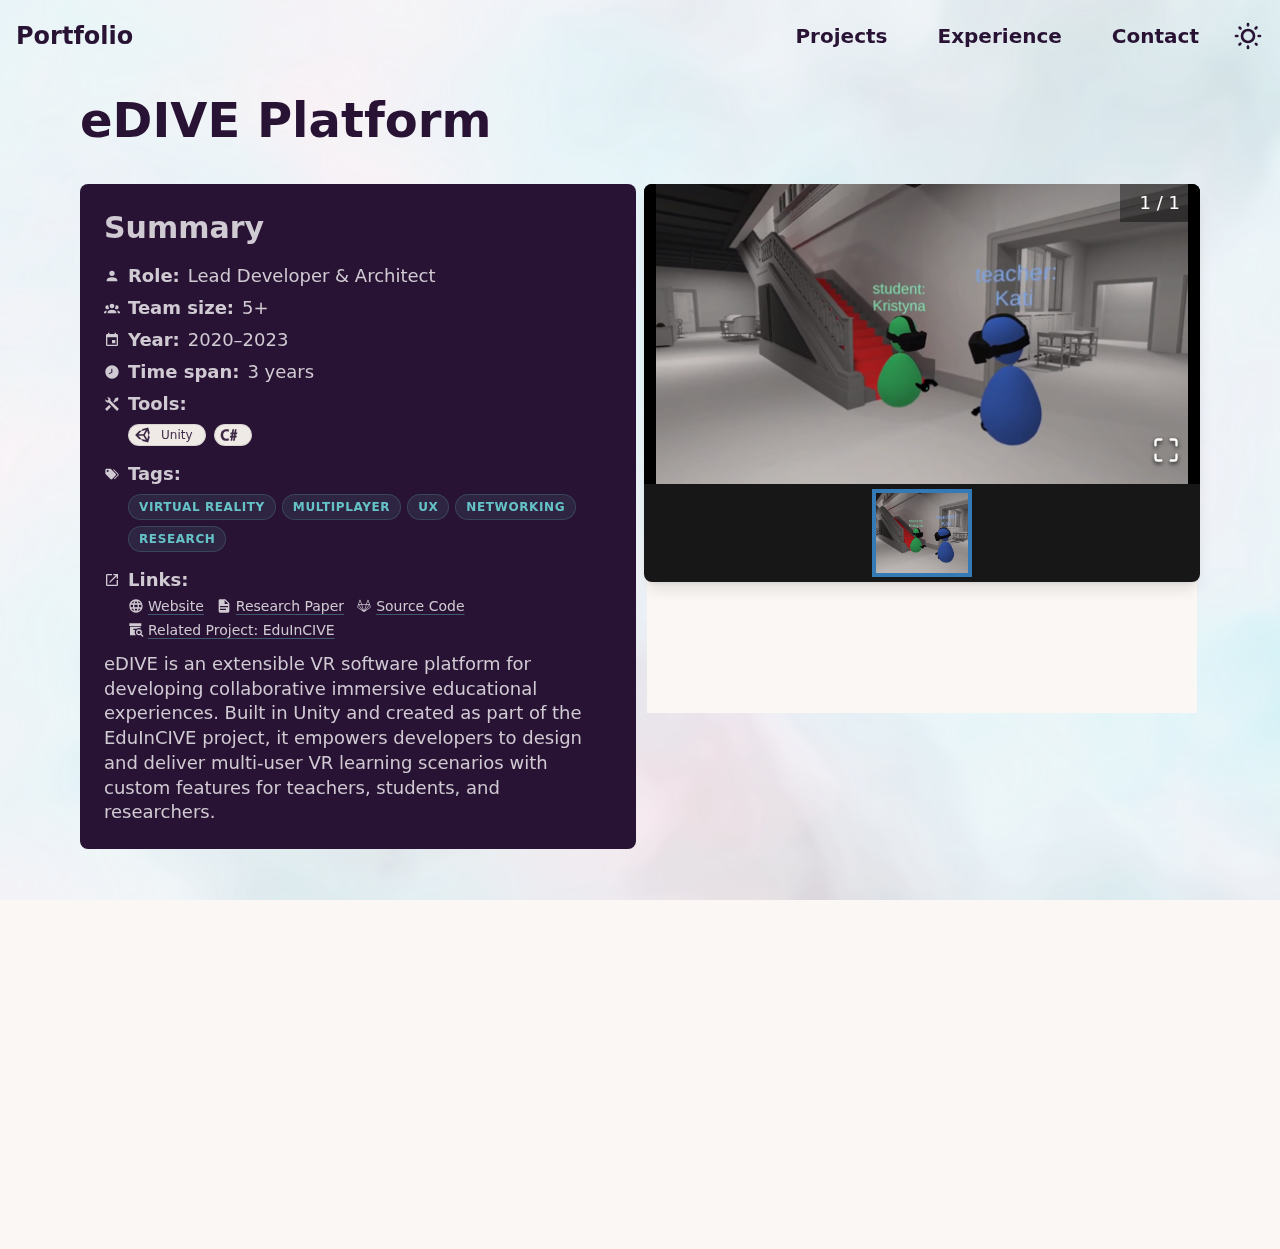
<file: projects/1_edive/index.html>
<!DOCTYPE html><html lang="en"> <head><meta charset="UTF-8"><meta name="viewport" content="width=device-width, initial-scale=1"><link rel="icon" type="image/svg+xml" href="https://avatars.githubusercontent.com/u/17923792?v=4"><meta name="generator" content="Astro v5.18.1"><title>eDIVE: Collaborative VR Education Platform</title><meta name="astro-view-transitions-enabled" content="true"><meta name="astro-view-transitions-fallback" content="animate"><script type="module" src="/assets/ClientRouter.astro_astro_type_script_index_0_lang.CDGfc0hd.js"></script><!-- Prevent theme flicker by setting theme before page renders --><script>(function(){const themes = {"dark":"forest","light":"cupcake"};

			(function() {
				const storedTheme = localStorage.getItem('theme');
				const prefersLightTheme = window.matchMedia('(prefers-color-scheme: light)').matches;
				const theme = storedTheme || (prefersLightTheme ? themes.light : themes.dark);
				document.documentElement.setAttribute('data-theme', theme);
			})();
		})();</script><script>
			document.addEventListener('astro:before-swap', (ev) => {
				// Pass the incoming document to save the theme
				const currentTheme = document.documentElement.getAttribute('data-theme');
				if (currentTheme) {
					ev.newDocument.documentElement.setAttribute('data-theme', currentTheme);
				}
			});
		</script><link rel="stylesheet" href="/assets/index.Boy9p1IJ.css">
<style>.astro-route-announcer{position:absolute;left:0;top:0;clip:rect(0 0 0 0);clip-path:inset(50%);overflow:hidden;white-space:nowrap;width:1px;height:1px}.animate-on-scroll{opacity:0;transform:translateY(20px);transition:opacity .6s cubic-bezier(.16,1,.3,1),transform .6s cubic-bezier(.16,1,.3,1);will-change:opacity,transform}.show-animate{opacity:1;transform:translateY(0)}html,body{margin:0;width:100%;height:100%;scroll-behavior:smooth}html.theme-transitioning,html.theme-transitioning *{transition:background-color .4s ease,color .4s ease,border-color .4s ease,box-shadow .4s ease,fill .4s ease,stroke .4s ease,opacity .4s ease,outline-color .4s ease,text-decoration-color .4s ease!important}.prose a{color:inherit;font-weight:400;text-decoration-line:underline;text-decoration-color:oklch(var(--p)/.4);text-underline-offset:3px;transition:all .3s ease}.prose a:hover{color:var(--fallback-p,oklch(var(--p)/1));text-decoration-color:var(--fallback-p,oklch(var(--p)/.8));background-color:oklch(var(--p)/.05)}::selection{background-color:oklch(var(--p)/.35);color:var(--p-content)}::-moz-selection{background-color:oklch(var(--p)/.35);color:var(--p-content)}.image-gallery-left-nav,.image-gallery-right-nav{width:30px!important;height:30px!important;display:flex;align-items:center;justify-content:center;padding:0!important;margin-left:16px!important;margin-right:16px!important}
</style>
<link rel="stylesheet" href="/assets/ImageCarousel.CWTgCh6y.css"></head> <body class="min-w-[320px] relative"> <!-- Generative Global Background --> <canvas id="global-canvas" class="fixed inset-0 pointer-events-none w-full h-full opacity-60 z-[-1]"></canvas>  <nav id="portfolio-navbar" class="fixed top-0 z-50 bg-transparent w-full flex justify-between items-center py-3 px-4 transition-all duration-300"> <div class="text-2xl font-bold"> <a href="/" class="hover:text-primary transition-colors duration-300">Portfolio</a> </div> <div class="hidden sm:flex space-x-4"> <a href="/#projects" class="btn btn-ghost text-xl hover:text-primary hover:bg-base-200 transition-colors duration-300"> Projects </a><a href="/#experiences" class="btn btn-ghost text-xl hover:text-primary hover:bg-base-200 transition-colors duration-300"> Experience </a><a href="/#contact" class="btn btn-ghost text-xl hover:text-primary hover:bg-base-200 transition-colors duration-300"> Contact </a> <div class="flex items-center space-x-4"> <label class="swap swap-rotate"> <input type="checkbox" class="theme-switcher-checkbox" aria-label="Toggle Theme"> <!-- Sun Icon --> <svg class="swap-off h-8 w-8 fill-current" xmlns="http://www.w3.org/2000/svg" viewBox="0 0 24 24"> <path d="M5.64,17l-.71.71a1,1,0,0,0,0,1.41,1,1,0,0,0,1.41,0l.71-.71A1,1,0,0,0,5.64,17ZM5,12a1,1,0,0,0-1-1H3a1,1,0,0,0,0,2H4A1,1,0,0,0,5,12Zm7-7a1,1,0,0,0,1-1V3a1,1,0,0,0-2,0V4A1,1,0,0,0,12,5ZM5.64,7.05a1,1,0,0,0,.7.29,1,1,0,0,0,.71-.29,1,1,0,0,0,0-1.41l-.71-.71A1,1,0,0,0,4.93,6.34Zm12,.29a1,1,0,0,0,.7-.29l.71-.71a1,1,0,1,0-1.41-1.41L17,5.64a1,1,0,0,0,0,1.41A1,1,0,0,0,17.66,7.34ZM21,11H20a1,1,0,0,0,0,2h1a1,1,0,0,0,0-2Zm-9,8a1,1,0,0,0-1,1v1a1,1,0,0,0,2,0V20A1,1,0,0,0,12,19ZM18.36,17A1,1,0,0,0,17,18.36l.71.71a1,1,0,0,0,1.41,0,1,1,0,0,0,0-1.41ZM12,6.5A5.5,5.5,0,1,0,17.5,12,5.51,5.51,0,0,0,12,6.5Zm0,9A3.5,3.5,0,1,1,15.5,12,3.5,3.5,0,0,1,12,15.5Z"></path> </svg> <!-- Moon Icon --> <svg class="swap-on h-8 w-8 fill-current" xmlns="http://www.w3.org/2000/svg" viewBox="0 0 24 24"> <path d="M21.64,13a1,1,0,0,0-1.05-.14,8.05,8.05,0,0,1-3.37.73A8.15,8.15,0,0,1,9.08,5.49a8.59,8.59,0,0,1,.25-2A1,1,0,0,0,8,2.36,10.14,10.14,0,1,0,22,14.05,1,1,0,0,0,21.64,13Zm-9.5,6.69A8.14,8.14,0,0,1,7.08,5.22v.27A10.15,10.15,0,0,0,17.22,15.63a9.79,9.79,0,0,0,2.1-.22A8.11,8.11,0,0,1,12.14,19.73Z"></path> </svg> </label> </div> <script type="module" src="/assets/ThemeSwitcher.astro_astro_type_script_index_0_lang.3UIkClwF.js"></script> </div> <div class="sm:hidden"> <button id="mobile-menu-btn" class="btn btn-ghost text-xl" aria-label="Toggle Menu">
☰
</button> </div> </nav> <!-- The hamburger menu displayed on click on the icon above --> <div id="menu" class="fixed w-full sm:hidden top-[64px] left-0 z-40 flex flex-col space-y-2 px-4 py-6 bg-base-100/90 backdrop-blur-md shadow-2xl transition-all duration-300 opacity-0 -translate-y-full pointer-events-none"> <a href="/#projects" class="btn btn-ghost text-xl justify-end w-full hover:text-primary transition-colors duration-300 mobile-link"> Projects </a><a href="/#experiences" class="btn btn-ghost text-xl justify-end w-full hover:text-primary transition-colors duration-300 mobile-link"> Experience </a><a href="/#contact" class="btn btn-ghost text-xl justify-end w-full hover:text-primary transition-colors duration-300 mobile-link"> Contact </a> <div class="flex justify-end w-full pt-2"> <div class="flex items-center space-x-4"> <label class="swap swap-rotate"> <input type="checkbox" class="theme-switcher-checkbox" aria-label="Toggle Theme"> <!-- Sun Icon --> <svg class="swap-off h-8 w-8 fill-current" xmlns="http://www.w3.org/2000/svg" viewBox="0 0 24 24"> <path d="M5.64,17l-.71.71a1,1,0,0,0,0,1.41,1,1,0,0,0,1.41,0l.71-.71A1,1,0,0,0,5.64,17ZM5,12a1,1,0,0,0-1-1H3a1,1,0,0,0,0,2H4A1,1,0,0,0,5,12Zm7-7a1,1,0,0,0,1-1V3a1,1,0,0,0-2,0V4A1,1,0,0,0,12,5ZM5.64,7.05a1,1,0,0,0,.7.29,1,1,0,0,0,.71-.29,1,1,0,0,0,0-1.41l-.71-.71A1,1,0,0,0,4.93,6.34Zm12,.29a1,1,0,0,0,.7-.29l.71-.71a1,1,0,1,0-1.41-1.41L17,5.64a1,1,0,0,0,0,1.41A1,1,0,0,0,17.66,7.34ZM21,11H20a1,1,0,0,0,0,2h1a1,1,0,0,0,0-2Zm-9,8a1,1,0,0,0-1,1v1a1,1,0,0,0,2,0V20A1,1,0,0,0,12,19ZM18.36,17A1,1,0,0,0,17,18.36l.71.71a1,1,0,0,0,1.41,0,1,1,0,0,0,0-1.41ZM12,6.5A5.5,5.5,0,1,0,17.5,12,5.51,5.51,0,0,0,12,6.5Zm0,9A3.5,3.5,0,1,1,15.5,12,3.5,3.5,0,0,1,12,15.5Z"></path> </svg> <!-- Moon Icon --> <svg class="swap-on h-8 w-8 fill-current" xmlns="http://www.w3.org/2000/svg" viewBox="0 0 24 24"> <path d="M21.64,13a1,1,0,0,0-1.05-.14,8.05,8.05,0,0,1-3.37.73A8.15,8.15,0,0,1,9.08,5.49a8.59,8.59,0,0,1,.25-2A1,1,0,0,0,8,2.36,10.14,10.14,0,1,0,22,14.05,1,1,0,0,0,21.64,13Zm-9.5,6.69A8.14,8.14,0,0,1,7.08,5.22v.27A10.15,10.15,0,0,0,17.22,15.63a9.79,9.79,0,0,0,2.1-.22A8.11,8.11,0,0,1,12.14,19.73Z"></path> </svg> </label> </div>  </div> </div> <script type="module">document.addEventListener("astro:page-load",()=>{const t=document.getElementById("portfolio-navbar"),c=document.getElementById("mobile-menu-btn"),e=document.getElementById("menu"),d=document.querySelectorAll(".mobile-link");let n=!1,r=0;if(t){let l=function(){!e||!n||(e.classList.remove("opacity-100","translate-y-0","pointer-events-auto"),e.classList.add("opacity-0","-translate-y-full","pointer-events-none"),n=!1,a())},b=function(){e&&(e.classList.remove("opacity-0","-translate-y-full","pointer-events-none"),e.classList.add("opacity-100","translate-y-0","pointer-events-auto"),n=!0,r=window.scrollY,a())};const i=()=>{window.scrollY>20?(t.classList.remove("bg-transparent","backdrop-blur-none","shadow-none"),t.classList.add("bg-base-100/70","backdrop-blur-md","shadow-2xl")):(t.classList.remove("bg-base-100/70","backdrop-blur-md","shadow-2xl"),t.classList.add("bg-transparent","backdrop-blur-none","shadow-none"))},a=()=>{if(!e||!t)return;t.classList.contains("bg-base-100/70")?(e.classList.remove("bg-transparent","backdrop-blur-none","shadow-none"),e.classList.add("bg-base-100/90","backdrop-blur-md","shadow-2xl")):(e.classList.remove("bg-base-100/90","backdrop-blur-md","shadow-2xl"),e.classList.add("bg-transparent","backdrop-blur-none","shadow-none"))};i(),a(),window.addEventListener("scroll",()=>{i(),a(),n&&Math.abs(window.scrollY-r)>50&&l()},{passive:!0}),document.querySelectorAll('a[href$="#contact"]').forEach(o=>{o.addEventListener("click",()=>{const s=document.getElementById("contact");s&&(s.classList.remove("animate-attention"),s.offsetWidth,s.classList.add("animate-attention"),setTimeout(()=>{s.classList.remove("animate-attention")},1200))})}),c&&c.addEventListener("click",()=>{n?l():b()}),d.forEach(o=>{o.addEventListener("click",l)})}});</script>  <div class="max-w-6xl mx-auto pt-24 p-4 prose prose-lg"> <h1 class="animate-on-scroll">eDIVE Platform</h1> <div class="grid grid-cols-1 md:grid-cols-2 gap-2 animate-on-scroll delay-100"> <div class="bg-neutral text-neutral-content rounded-lg p-6 h-min"> <h2 class="text-neutral-content m-0">Summary</h2> <div class="mt-3 mb-3"> <div class="flex gap-2 items-center">  <svg width="1em" height="1em" class="w-4 h-4" aria-label="user" data-icon="user">   <symbol id="ai:local:user" viewBox="0 0 24 24"><path fill="currentColor" d="M12 4a4 4 0 0 1 4 4 4 4 0 0 1-4 4 4 4 0 0 1-4-4 4 4 0 0 1 4-4m0 10c4.42 0 8 1.79 8 4v2H4v-2c0-2.21 3.58-4 8-4"/></symbol><use href="#ai:local:user"></use>  </svg> <b>Role:</b> Lead Developer &amp; Architect </div> <div class="flex gap-2 items-center">  <svg width="1em" height="1em" class="w-4 h-4" aria-label="users" data-icon="users">   <symbol id="ai:local:users" viewBox="0 0 24 24"><path fill="currentColor" d="M12 5.5A3.5 3.5 0 0 1 15.5 9a3.5 3.5 0 0 1-3.5 3.5A3.5 3.5 0 0 1 8.5 9 3.5 3.5 0 0 1 12 5.5M5 8c.56 0 1.08.15 1.53.42-.15 1.43.27 2.85 1.13 3.96C7.16 13.34 6.16 14 5 14a3 3 0 0 1-3-3 3 3 0 0 1 3-3m14 0a3 3 0 0 1 3 3 3 3 0 0 1-3 3c-1.16 0-2.16-.66-2.66-1.62a5.54 5.54 0 0 0 1.13-3.96c.45-.27.97-.42 1.53-.42M5.5 18.25c0-2.07 2.91-3.75 6.5-3.75s6.5 1.68 6.5 3.75V20h-13zM0 20v-1.5c0-1.39 1.89-2.56 4.45-2.9-.59.68-.95 1.62-.95 2.65V20zm24 0h-3.5v-1.75c0-1.03-.36-1.97-.95-2.65 2.56.34 4.45 1.51 4.45 2.9z"/></symbol><use href="#ai:local:users"></use>  </svg> <b>Team size:</b> 5+ </div> <div class="flex gap-2 items-center">  <svg width="1em" height="1em" class="w-4 h-4" aria-label="mdi:calendar" data-icon="mdi:calendar">   <symbol id="ai:mdi:calendar" viewBox="0 0 24 24"><path fill="currentColor" d="M19 19H5V8h14m-3-7v2H8V1H6v2H5c-1.11 0-2 .89-2 2v14a2 2 0 0 0 2 2h14a2 2 0 0 0 2-2V5a2 2 0 0 0-2-2h-1V1m-1 11h-5v5h5z"/></symbol><use href="#ai:mdi:calendar"></use>  </svg> <b>Year:</b> 2020–2023 </div> <div class="flex gap-2 items-center">  <svg width="1em" height="1em" class="w-4 h-4" aria-label="clock" data-icon="clock">   <symbol id="ai:local:clock" viewBox="0 0 24 24"><path fill="currentColor" d="M12 2C6.5 2 2 6.5 2 12s4.5 10 10 10 10-4.5 10-10S17.5 2 12 2M7.7 15.5 7 14.2l4-2.3V7h1.5v5.8z"/></symbol><use href="#ai:local:clock"></use>  </svg> <b>Time span:</b> 3 years </div> <div class="flex gap-2 items-center">  <svg width="1em" height="1em" class="w-4 h-4" aria-label="tools" data-icon="tools">   <symbol id="ai:local:tools" viewBox="0 0 24 24"><path fill="currentColor" d="m21.71 20.29-1.42 1.42a1 1 0 0 1-1.41 0L7 9.85A3.8 3.8 0 0 1 6 10a4 4 0 0 1-3.78-5.3l2.54 2.54.53-.53 1.42-1.42.53-.53L4.7 2.22A4 4 0 0 1 10 6a3.8 3.8 0 0 1-.15 1l11.86 11.88a1 1 0 0 1 0 1.41M2.29 18.88a1 1 0 0 0 0 1.41l1.42 1.42a1 1 0 0 0 1.41 0l5.47-5.46-2.83-2.83M20 2l-4 2v2l-2.17 2.17 2 2L18 8h2l2-4Z"/></symbol><use href="#ai:local:tools"></use>  </svg>  <b>Tools:</b>  </div> <div class="ml-6 flex flex-wrap gap-2 mb-3 mt-1"> <div class="relative group/badge" id="Unity"> <div class="content-center text-xs transition-all duration-300 bg-base-200 text-base-content/90 border border-base-content/10 shadow-sm hover:border-primary/50 hover:text-primary hover:bg-primary/5 transition-colors cursor-default px-1 pr-3 rounded-xl cursor-pointer flex items-center gap-1"> <div class="flex gap-2 items-center">  <svg width="1em" height="1em" class="w-5 h-5" aria-label="technologies/unity" data-icon="technologies/unity">   <symbol id="ai:local:technologies/unity" viewBox="0 0 24 24"><path fill="currentColor" d="M10.11 17H7.5l-4.91-5L7.5 7h2.61l1.31-2.26L18.21 3l1.87 6.74L18.77 12l1.31 2.26L18.21 21l-6.79-1.74zm.14-.25 5.13 1.38L12.42 13H6.5zm6.87.38L18.5 12l-1.38-5.13L14.15 12zm-6.87-9.88L6.5 11h5.92l2.96-5.13z"/></symbol><use href="#ai:local:technologies/unity"></use>  </svg> Unity </div> </div>  <div class="absolute bottom-full left-1/2 -translate-x-1/2 mb-2 px-2 py-1 text-xs text-white bg-gray-800 rounded opacity-0 group-hover/badge:opacity-100 transition-opacity duration-300 pointer-events-none z-50 whitespace-nowrap"> Unity </div> </div><div class="relative group/badge" id="C#"> <div class="content-center text-xs transition-all duration-300 bg-base-200 text-base-content/90 border border-base-content/10 shadow-sm hover:border-primary/50 hover:text-primary hover:bg-primary/5 transition-colors cursor-default px-1 pr-3 rounded-xl cursor-pointer flex items-center gap-1"> <div class="flex gap-2 items-center">  <svg width="1em" height="1em" class="w-5 h-5" aria-label="technologies/csharp" data-icon="technologies/csharp">   <symbol id="ai:local:technologies/csharp" viewBox="0 0 24 24"><path fill="currentColor" d="m11.5 15.97.41 2.44c-.26.14-.68.27-1.24.39-.57.13-1.24.2-2.01.2-2.21-.04-3.87-.7-4.98-1.96Q2 15.135 2 12.21c.05-2.31.72-4.08 2-5.32C5.32 5.64 6.96 5 8.94 5c.75 0 1.4.07 1.94.19s.94.25 1.2.4l-.58 2.49-1.06-.34c-.4-.1-.86-.15-1.39-.15-1.16-.01-2.12.36-2.87 1.1-.76.73-1.15 1.85-1.18 3.34 0 1.36.37 2.42 1.08 3.2.71.77 1.71 1.17 2.99 1.18l1.33-.12c.43-.08.79-.19 1.1-.32M13.89 19l.61-4H13l.34-2h1.5l.32-2h-1.5L14 9h1.5l.61-4h2l-.61 4h1l.61-4h2l-.61 4H22l-.34 2h-1.5l-.32 2h1.5L21 15h-1.5l-.61 4h-2l.61-4h-1l-.61 4zm2.95-6h1l.32-2h-1z"/></symbol><use href="#ai:local:technologies/csharp"></use>  </svg>  </div> </div>  <div class="absolute bottom-full left-1/2 -translate-x-1/2 mb-2 px-2 py-1 text-xs text-white bg-gray-800 rounded opacity-0 group-hover/badge:opacity-100 transition-opacity duration-300 pointer-events-none z-50 whitespace-nowrap"> C# </div> </div> </div>  <div class="flex gap-2 items-center">  <svg width="1em" height="1em" class="w-4 h-4" aria-label="mdi:tag-multiple" data-icon="mdi:tag-multiple">   <symbol id="ai:mdi:tag-multiple" viewBox="0 0 24 24"><path fill="currentColor" d="M5.5 9A1.5 1.5 0 0 0 7 7.5A1.5 1.5 0 0 0 5.5 6A1.5 1.5 0 0 0 4 7.5A1.5 1.5 0 0 0 5.5 9m11.91 2.58c.36.36.59.86.59 1.42c0 .55-.22 1.05-.59 1.41l-5 5a1.996 1.996 0 0 1-2.83 0l-6.99-6.99C2.22 12.05 2 11.55 2 11V6c0-1.11.89-2 2-2h5c.55 0 1.05.22 1.41.58zm-3.87-5.87l1-1l6.87 6.87c.37.36.59.87.59 1.42s-.22 1.05-.58 1.41l-5.38 5.38l-1-1L20.75 13z"/></symbol><use href="#ai:mdi:tag-multiple"></use>  </svg>  <b>Tags:</b>  </div> <div class="ml-6 flex flex-wrap gap-1.5 mb-3 mt-1"> <span class="bg-primary/10 text-primary border border-primary/20 hover:bg-primary/20 hover:border-primary/50 transition-colors text-xs uppercase tracking-wider px-2.5 py-1 rounded-full font-semibold cursor-default">Virtual Reality</span><span class="bg-primary/10 text-primary border border-primary/20 hover:bg-primary/20 hover:border-primary/50 transition-colors text-xs uppercase tracking-wider px-2.5 py-1 rounded-full font-semibold cursor-default">Multiplayer</span><span class="bg-primary/10 text-primary border border-primary/20 hover:bg-primary/20 hover:border-primary/50 transition-colors text-xs uppercase tracking-wider px-2.5 py-1 rounded-full font-semibold cursor-default">UX</span><span class="bg-primary/10 text-primary border border-primary/20 hover:bg-primary/20 hover:border-primary/50 transition-colors text-xs uppercase tracking-wider px-2.5 py-1 rounded-full font-semibold cursor-default">Networking</span><span class="bg-primary/10 text-primary border border-primary/20 hover:bg-primary/20 hover:border-primary/50 transition-colors text-xs uppercase tracking-wider px-2.5 py-1 rounded-full font-semibold cursor-default">Research</span> </div>   <div class="flex gap-2 items-center">  <svg width="1em" height="1em" class="w-4 h-4" aria-label="external_link" data-icon="external_link">   <symbol id="ai:local:external_link" viewBox="0 0 24 24"><path fill="currentColor" d="M14 3v2h3.59l-9.83 9.83 1.41 1.41L19 6.41V10h2V3m-2 16H5V5h7V3H5a2 2 0 0 0-2 2v14a2 2 0 0 0 2 2h14a2 2 0 0 0 2-2v-7h-2z"/></symbol><use href="#ai:local:external_link"></use>  </svg> <b>Links:</b> </div> <div class="ml-4 flex flex-wrap gap-1"> <a href="https://edive.muni.cz/" class="ml-2 flex items-center gap-1 text-neutral-content hover:text-primary transition-colors duration-200" target="_blank" rel="noopener noreferrer"> <div class="flex gap-2 items-center">  <svg width="1em" height="1em" class="w-4 h-4" aria-label="web" data-icon="web">   <symbol id="ai:local:web" viewBox="0 0 24 24"><path fill="currentColor" d="M16.36 14c.08-.66.14-1.32.14-2s-.06-1.34-.14-2h3.38c.16.64.26 1.31.26 2s-.1 1.36-.26 2m-5.15 5.56c.6-1.11 1.06-2.31 1.38-3.56h2.95a8.03 8.03 0 0 1-4.33 3.56M14.34 14H9.66c-.1-.66-.16-1.32-.16-2s.06-1.35.16-2h4.68c.09.65.16 1.32.16 2s-.07 1.34-.16 2M12 19.96c-.83-1.2-1.5-2.53-1.91-3.96h3.82c-.41 1.43-1.08 2.76-1.91 3.96M8 8H5.08A7.92 7.92 0 0 1 9.4 4.44C8.8 5.55 8.35 6.75 8 8m-2.92 8H8c.35 1.25.8 2.45 1.4 3.56A8 8 0 0 1 5.08 16m-.82-2C4.1 13.36 4 12.69 4 12s.1-1.36.26-2h3.38c-.08.66-.14 1.32-.14 2s.06 1.34.14 2M12 4.03c.83 1.2 1.5 2.54 1.91 3.97h-3.82c.41-1.43 1.08-2.77 1.91-3.97M18.92 8h-2.95a15.7 15.7 0 0 0-1.38-3.56c1.84.63 3.37 1.9 4.33 3.56M12 2C6.47 2 2 6.5 2 12a10 10 0 0 0 10 10 10 10 0 0 0 10-10A10 10 0 0 0 12 2"/></symbol><use href="#ai:local:web"></use>  </svg>  </div> <span class="text-sm">Website</span> </a><a href="https://onlinelibrary.wiley.com/doi/10.1111/cgf.70001?af=R" class="ml-2 flex items-center gap-1 text-neutral-content hover:text-primary transition-colors duration-200" target="_blank" rel="noopener noreferrer"> <div class="flex gap-2 items-center">  <svg width="1em" height="1em" class="w-4 h-4" aria-label="mdi:file-document" data-icon="mdi:file-document">   <symbol id="ai:mdi:file-document" viewBox="0 0 24 24"><path fill="currentColor" d="M13 9h5.5L13 3.5zM6 2h8l6 6v12a2 2 0 0 1-2 2H6a2 2 0 0 1-2-2V4c0-1.11.89-2 2-2m9 16v-2H6v2zm3-4v-2H6v2z"/></symbol><use href="#ai:mdi:file-document"></use>  </svg>  </div> <span class="text-sm">Research Paper</span> </a><a href="https://gitlab.com/edive" class="ml-2 flex items-center gap-1 text-neutral-content hover:text-primary transition-colors duration-200" target="_blank" rel="noopener noreferrer"> <div class="flex gap-2 items-center">  <svg width="1em" height="1em" class="w-4 h-4" aria-label="gitlab" data-icon="gitlab">   <symbol id="ai:local:gitlab" viewBox="0 0 24 24"><path fill="currentColor" d="m21.94 13.11-1.05-3.22c0-.03-.01-.06-.02-.09l-2.11-6.48a.86.86 0 0 0-.8-.57c-.36 0-.68.25-.79.58l-2 6.17H8.84L6.83 3.33a.85.85 0 0 0-.79-.58c-.37 0-.69.25-.8.58L3.13 9.82v.01l-1.07 3.28c-.16.5.01 1.04.44 1.34l9.22 6.71c.17.12.39.12.56-.01l9.22-6.7c.43-.3.6-.84.44-1.34M8.15 10.45l2.57 7.91-6.17-7.91m8.73 7.92 2.47-7.59.1-.33h3.61l-5.59 7.16m4.1-13.67 1.81 5.56h-3.62m-1.3.95-1.79 5.51L12 19.24l-2.86-8.79M6.03 3.94 7.84 9.5H4.23m-1.18 4.19c-.09-.07-.13-.19-.09-.29l.79-2.43 5.82 7.45m11.38-4.73-6.51 4.73.02-.03 5.79-7.42.79 2.43c.04.1 0 .22-.09.29"/></symbol><use href="#ai:local:gitlab"></use>  </svg>  </div> <span class="text-sm">Source Code</span> </a><a href="https://eduincive.muni.cz/en" class="ml-2 flex items-center gap-1 text-neutral-content hover:text-primary transition-colors duration-200" target="_blank" rel="noopener noreferrer"> <div class="flex gap-2 items-center">  <svg width="1em" height="1em" class="w-4 h-4" aria-label="mdi:archive-search" data-icon="mdi:archive-search">   <symbol id="ai:mdi:archive-search" viewBox="0 0 24 24"><path fill="currentColor" d="M20 6H2V2h18zm-8.97 6H8v-1.5c0-.28.22-.5.5-.5h4.54c1.8-1.13 4.03-1.3 5.96-.5V7H3v13h8.82c-2.12-2.2-2.38-5.5-.79-8m12.36 9L22 22.39l-3.12-3.07c-.69.43-1.51.68-2.38.68c-2.5 0-4.5-2-4.5-4.5s2-4.5 4.5-4.5s4.5 2 4.5 4.5c0 .88-.25 1.71-.69 2.4zM19 15.5a2.5 2.5 0 0 0-5 0a2.5 2.5 0 0 0 5 0"/></symbol><use href="#ai:mdi:archive-search"></use>  </svg>  </div> <span class="text-sm">Related Project: EduInCIVE</span> </a> </div>  </div> <p class="leading-snug m-0">eDIVE is an extensible VR software platform for developing collaborative immersive educational experiences. Built in Unity and created as part of the EduInCIVE project, it empowers developers to design and deliver multi-user VR learning scenarios with custom features for teachers, students, and researchers.</p> </div> <div class="bg-neutral-900 text-neutral-content rounded-lg h-min shadow-lg hover:shadow-primary/20 transition-shadow duration-300"> <!-- Add the styles for overriding the image carousel from the package -->  <style>astro-island,astro-slot,astro-static-slot{display:contents}</style><script>(()=>{var e=async t=>{await(await t())()};(self.Astro||(self.Astro={})).only=e;window.dispatchEvent(new Event("astro:only"));})();</script><script>(()=>{var A=Object.defineProperty;var g=(i,o,a)=>o in i?A(i,o,{enumerable:!0,configurable:!0,writable:!0,value:a}):i[o]=a;var d=(i,o,a)=>g(i,typeof o!="symbol"?o+"":o,a);{let i={0:t=>m(t),1:t=>a(t),2:t=>new RegExp(t),3:t=>new Date(t),4:t=>new Map(a(t)),5:t=>new Set(a(t)),6:t=>BigInt(t),7:t=>new URL(t),8:t=>new Uint8Array(t),9:t=>new Uint16Array(t),10:t=>new Uint32Array(t),11:t=>1/0*t},o=t=>{let[l,e]=t;return l in i?i[l](e):void 0},a=t=>t.map(o),m=t=>typeof t!="object"||t===null?t:Object.fromEntries(Object.entries(t).map(([l,e])=>[l,o(e)]));class y extends HTMLElement{constructor(){super(...arguments);d(this,"Component");d(this,"hydrator");d(this,"hydrate",async()=>{var b;if(!this.hydrator||!this.isConnected)return;let e=(b=this.parentElement)==null?void 0:b.closest("astro-island[ssr]");if(e){e.addEventListener("astro:hydrate",this.hydrate,{once:!0});return}let c=this.querySelectorAll("astro-slot"),n={},h=this.querySelectorAll("template[data-astro-template]");for(let r of h){let s=r.closest(this.tagName);s!=null&&s.isSameNode(this)&&(n[r.getAttribute("data-astro-template")||"default"]=r.innerHTML,r.remove())}for(let r of c){let s=r.closest(this.tagName);s!=null&&s.isSameNode(this)&&(n[r.getAttribute("name")||"default"]=r.innerHTML)}let p;try{p=this.hasAttribute("props")?m(JSON.parse(this.getAttribute("props"))):{}}catch(r){let s=this.getAttribute("component-url")||"<unknown>",v=this.getAttribute("component-export");throw v&&(s+=` (export ${v})`),console.error(`[hydrate] Error parsing props for component ${s}`,this.getAttribute("props"),r),r}let u;await this.hydrator(this)(this.Component,p,n,{client:this.getAttribute("client")}),this.removeAttribute("ssr"),this.dispatchEvent(new CustomEvent("astro:hydrate"))});d(this,"unmount",()=>{this.isConnected||this.dispatchEvent(new CustomEvent("astro:unmount"))})}disconnectedCallback(){document.removeEventListener("astro:after-swap",this.unmount),document.addEventListener("astro:after-swap",this.unmount,{once:!0})}connectedCallback(){if(!this.hasAttribute("await-children")||document.readyState==="interactive"||document.readyState==="complete")this.childrenConnectedCallback();else{let e=()=>{document.removeEventListener("DOMContentLoaded",e),c.disconnect(),this.childrenConnectedCallback()},c=new MutationObserver(()=>{var n;((n=this.lastChild)==null?void 0:n.nodeType)===Node.COMMENT_NODE&&this.lastChild.nodeValue==="astro:end"&&(this.lastChild.remove(),e())});c.observe(this,{childList:!0}),document.addEventListener("DOMContentLoaded",e)}}async childrenConnectedCallback(){let e=this.getAttribute("before-hydration-url");e&&await import(e),this.start()}async start(){let e=JSON.parse(this.getAttribute("opts")),c=this.getAttribute("client");if(Astro[c]===void 0){window.addEventListener(`astro:${c}`,()=>this.start(),{once:!0});return}try{await Astro[c](async()=>{let n=this.getAttribute("renderer-url"),[h,{default:p}]=await Promise.all([import(this.getAttribute("component-url")),n?import(n):()=>()=>{}]),u=this.getAttribute("component-export")||"default";if(!u.includes("."))this.Component=h[u];else{this.Component=h;for(let f of u.split("."))this.Component=this.Component[f]}return this.hydrator=p,this.hydrate},e,this)}catch(n){console.error(`[astro-island] Error hydrating ${this.getAttribute("component-url")}`,n)}}attributeChangedCallback(){this.hydrate()}}d(y,"observedAttributes",["props"]),customElements.get("astro-island")||customElements.define("astro-island",y)}})();</script><astro-island uid="1ssucf" component-url="/assets/ImageCarousel.DAzyUKPl.js" component-export="default" renderer-url="/assets/client.qCwqTG7p.js" props="{&quot;images&quot;:[1,[[0,&quot;/imgs/edive/0.png&quot;]]]}" ssr client="only" opts="{&quot;name&quot;:&quot;ImageCarousel&quot;,&quot;value&quot;:true}"></astro-island> </div> </div> <div class="animate-on-scroll delay-200"> <p><strong>eDIVE</strong> is a collaborative VR platform focused on education and research, developed as part of the <a href="https://eduincive.muni.cz/en" rel="noopener noreferrer" target="_blank">EduInCIVE</a> research project. As the lead developer and system architect, I was responsible for the design and implementation of the whole platform including its infrastructure, networking, user experience, and extensibility.</p>
<p>eDIVE enables simplified creation of custom multi-user educational VR scenarios for developers. Its modular architecture, built on Unity, supports a wide range of learning experiences. I also supervised students who contributed new features such as VR drawing and audio tools.</p>
<p>The platform was created in close coordination with educators and psychologists, making it highly adaptable and relevant for research in VR-based collaboration, digital education, and UX studies. Its capabilities and impact are documented in <a href="https://onlinelibrary.wiley.com/doi/10.1111/cgf.70001" rel="noopener noreferrer" target="_blank">this research paper</a> that I wrote as part of my PhD.</p> </div> </div>  <script type="module" src="/assets/Layout.astro_astro_type_script_index_0_lang.DmlAX18s.js"></script> </body> </html>
</file>
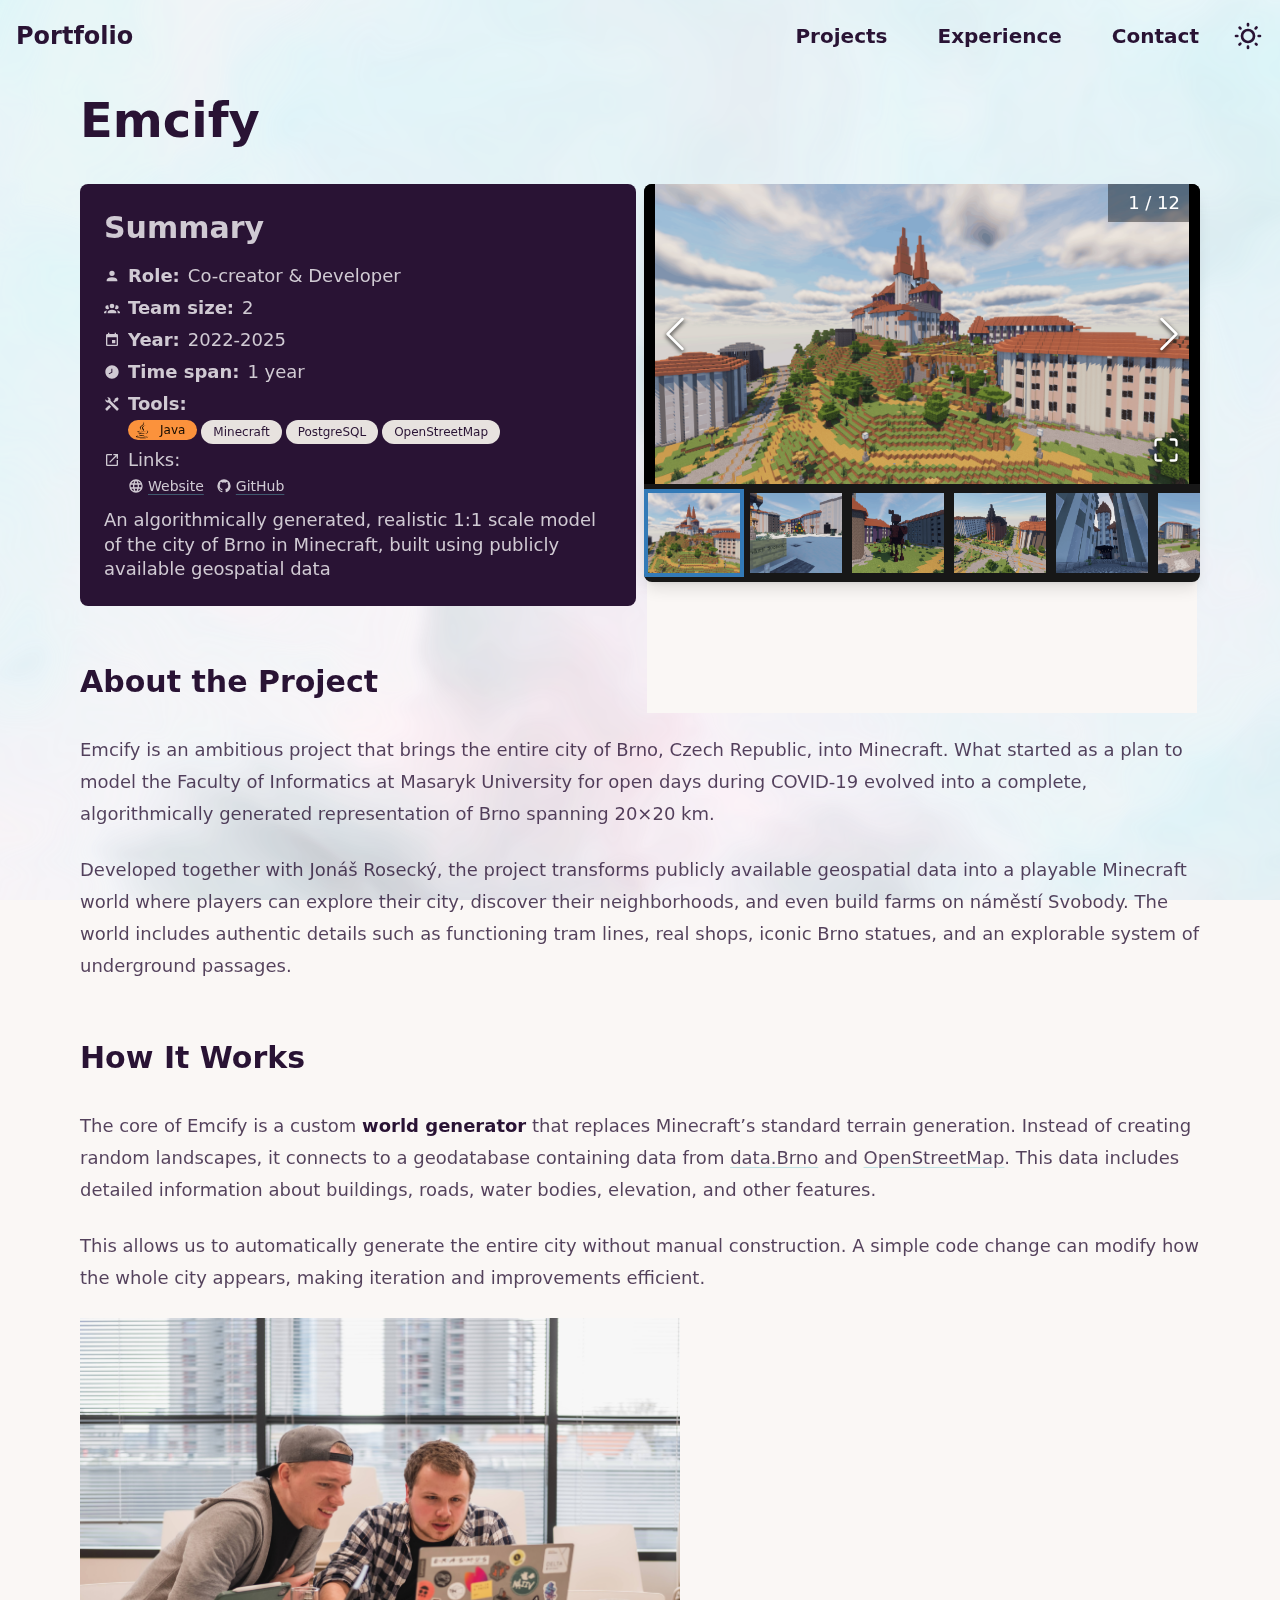
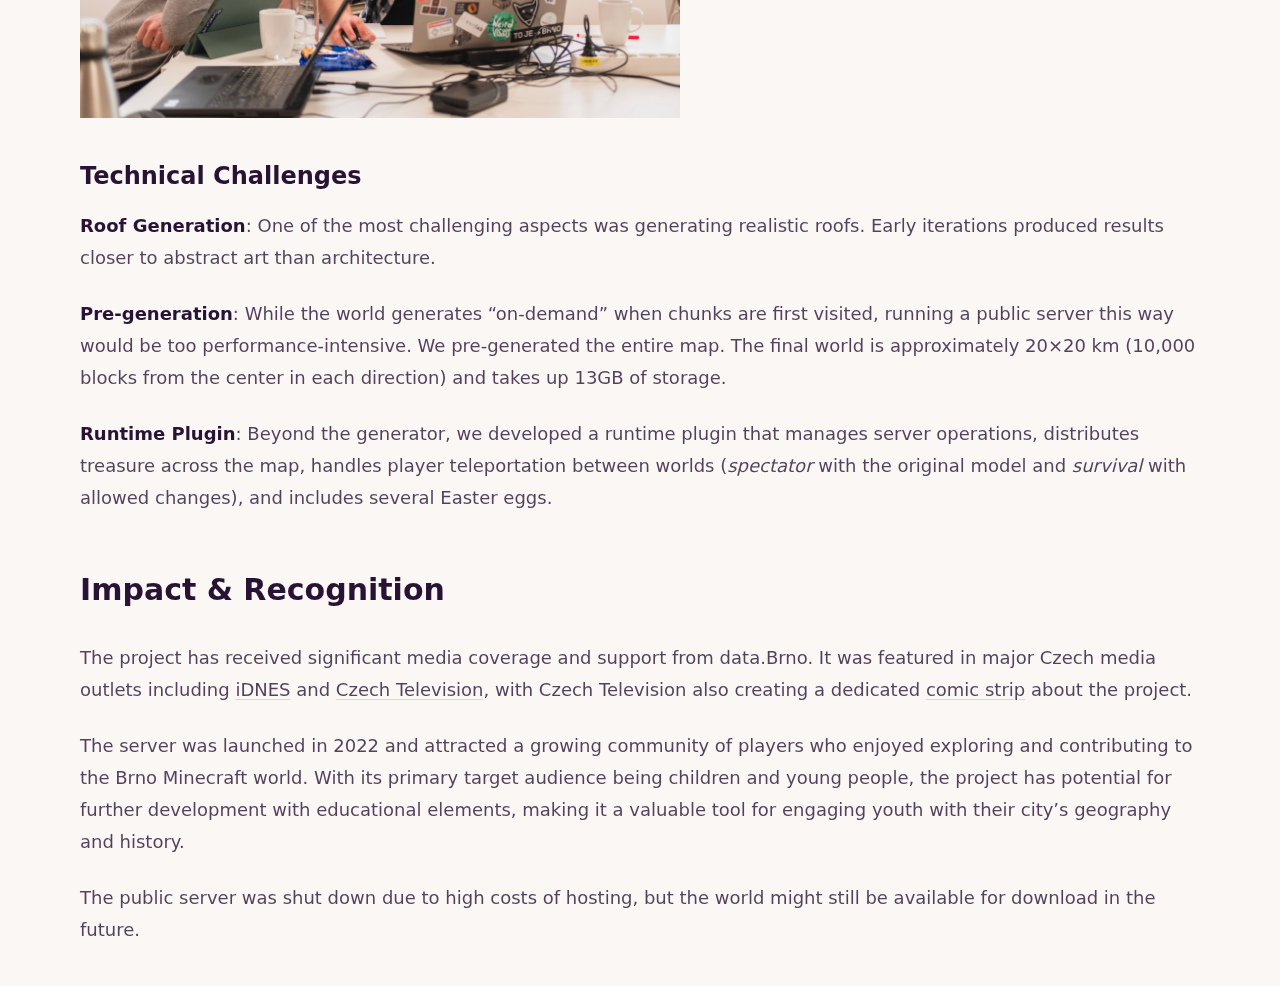
<file: projects/2_emcify/index.html>
<!DOCTYPE html><html lang="en"> <head><meta charset="UTF-8"><meta name="viewport" content="width=device-width, initial-scale=1"><link rel="icon" type="image/svg+xml" href="https://avatars.githubusercontent.com/u/17923792?v=4"><meta name="generator" content="Astro v5.18.1"><title>Emcify - Brno in Minecraft</title><meta name="astro-view-transitions-enabled" content="true"><meta name="astro-view-transitions-fallback" content="animate"><script type="module" src="/assets/ClientRouter.astro_astro_type_script_index_0_lang.CDGfc0hd.js"></script><!-- Prevent theme flicker by setting theme before page renders --><script>(function(){const themes = {"dark":"forest","light":"cupcake"};

			(function() {
				const storedTheme = localStorage.getItem('theme');
				const prefersDarkTheme = window.matchMedia('(prefers-color-scheme: dark)').matches;
				const theme = storedTheme || (prefersDarkTheme ? themes.dark : themes.light);
				document.documentElement.setAttribute('data-theme', theme);
			})();
		})();</script><script>
			document.addEventListener('astro:before-swap', (ev) => {
				// Pass the incoming document to save the theme
				const currentTheme = document.documentElement.getAttribute('data-theme');
				if (currentTheme) {
					ev.newDocument.documentElement.setAttribute('data-theme', currentTheme);
				}
			});
		</script><link rel="stylesheet" href="/assets/index.Co816JmK.css">
<style>.astro-route-announcer{position:absolute;left:0;top:0;clip:rect(0 0 0 0);clip-path:inset(50%);overflow:hidden;white-space:nowrap;width:1px;height:1px}.animate-on-scroll{opacity:0;transform:translateY(20px);transition:opacity .6s cubic-bezier(.16,1,.3,1),transform .6s cubic-bezier(.16,1,.3,1);will-change:opacity,transform}.show-animate{opacity:1;transform:translateY(0)}html,body{margin:0;width:100%;height:100%;scroll-behavior:smooth}html.theme-transitioning,html.theme-transitioning *{transition:background-color .4s ease,color .4s ease,border-color .4s ease,box-shadow .4s ease,fill .4s ease,stroke .4s ease,opacity .4s ease,outline-color .4s ease,text-decoration-color .4s ease!important}.prose a{color:inherit;font-weight:400;text-decoration-line:underline;text-decoration-color:oklch(var(--p)/.4);text-underline-offset:3px;transition:all .3s ease}.prose a:hover{color:var(--fallback-p,oklch(var(--p)/1));text-decoration-color:var(--fallback-p,oklch(var(--p)/.8));background-color:oklch(var(--p)/.05)}::selection{background-color:oklch(var(--p)/.35);color:var(--p-content)}::-moz-selection{background-color:oklch(var(--p)/.35);color:var(--p-content)}.image-gallery-left-nav,.image-gallery-right-nav{width:30px!important;height:30px!important;display:flex;align-items:center;justify-content:center;padding:0!important;margin-left:16px!important;margin-right:16px!important}
</style>
<link rel="stylesheet" href="/assets/ImageCarousel.CWTgCh6y.css"></head> <body class="min-w-[320px] relative"> <!-- Generative Global Background --> <canvas id="global-canvas" class="fixed inset-0 pointer-events-none w-full h-full opacity-60 z-[-1]"></canvas>  <nav id="portfolio-navbar" class="fixed top-0 z-50 bg-transparent w-full flex justify-between items-center py-3 px-4 transition-all duration-300"> <div class="text-2xl font-bold"> <a href="/" class="hover:text-primary transition-colors duration-300">Portfolio</a> </div> <div class="hidden sm:flex space-x-4"> <a href="/#projects" class="btn btn-ghost text-xl hover:text-primary hover:bg-base-200 transition-colors duration-300"> Projects </a><a href="/#experiences" class="btn btn-ghost text-xl hover:text-primary hover:bg-base-200 transition-colors duration-300"> Experience </a><a href="/#contact" class="btn btn-ghost text-xl hover:text-primary hover:bg-base-200 transition-colors duration-300"> Contact </a> <div class="flex items-center space-x-4"> <label class="swap swap-rotate"> <input type="checkbox" class="theme-switcher-checkbox" aria-label="Toggle Theme"> <!-- Sun Icon --> <svg class="swap-off h-8 w-8 fill-current" xmlns="http://www.w3.org/2000/svg" viewBox="0 0 24 24"> <path d="M5.64,17l-.71.71a1,1,0,0,0,0,1.41,1,1,0,0,0,1.41,0l.71-.71A1,1,0,0,0,5.64,17ZM5,12a1,1,0,0,0-1-1H3a1,1,0,0,0,0,2H4A1,1,0,0,0,5,12Zm7-7a1,1,0,0,0,1-1V3a1,1,0,0,0-2,0V4A1,1,0,0,0,12,5ZM5.64,7.05a1,1,0,0,0,.7.29,1,1,0,0,0,.71-.29,1,1,0,0,0,0-1.41l-.71-.71A1,1,0,0,0,4.93,6.34Zm12,.29a1,1,0,0,0,.7-.29l.71-.71a1,1,0,1,0-1.41-1.41L17,5.64a1,1,0,0,0,0,1.41A1,1,0,0,0,17.66,7.34ZM21,11H20a1,1,0,0,0,0,2h1a1,1,0,0,0,0-2Zm-9,8a1,1,0,0,0-1,1v1a1,1,0,0,0,2,0V20A1,1,0,0,0,12,19ZM18.36,17A1,1,0,0,0,17,18.36l.71.71a1,1,0,0,0,1.41,0,1,1,0,0,0,0-1.41ZM12,6.5A5.5,5.5,0,1,0,17.5,12,5.51,5.51,0,0,0,12,6.5Zm0,9A3.5,3.5,0,1,1,15.5,12,3.5,3.5,0,0,1,12,15.5Z"></path> </svg> <!-- Moon Icon --> <svg class="swap-on h-8 w-8 fill-current" xmlns="http://www.w3.org/2000/svg" viewBox="0 0 24 24"> <path d="M21.64,13a1,1,0,0,0-1.05-.14,8.05,8.05,0,0,1-3.37.73A8.15,8.15,0,0,1,9.08,5.49a8.59,8.59,0,0,1,.25-2A1,1,0,0,0,8,2.36,10.14,10.14,0,1,0,22,14.05,1,1,0,0,0,21.64,13Zm-9.5,6.69A8.14,8.14,0,0,1,7.08,5.22v.27A10.15,10.15,0,0,0,17.22,15.63a9.79,9.79,0,0,0,2.1-.22A8.11,8.11,0,0,1,12.14,19.73Z"></path> </svg> </label> </div> <script type="module" src="/assets/ThemeSwitcher.astro_astro_type_script_index_0_lang.BG8VYh1y.js"></script> </div> <div class="sm:hidden"> <button class="btn btn-ghost text-xl" onclick="document.querySelector('#menu').classList.toggle('hidden')">
☰
</button> </div> </nav> <script type="module">document.addEventListener("astro:page-load",()=>{const t=document.getElementById("portfolio-navbar");if(t){const a=()=>{window.scrollY>20?(t.classList.remove("bg-transparent","backdrop-blur-none","shadow-none"),t.classList.add("bg-base-100/70","backdrop-blur-md","shadow-2xl")):(t.classList.remove("bg-base-100/70","backdrop-blur-md","shadow-2xl"),t.classList.add("bg-transparent","backdrop-blur-none","shadow-none"))};a(),window.addEventListener("scroll",a,{passive:!0}),document.querySelectorAll('a[href$="#contact"]').forEach(n=>{n.addEventListener("click",()=>{const e=document.getElementById("contact");e&&(e.classList.remove("animate-attention"),e.offsetWidth,e.classList.add("animate-attention"),setTimeout(()=>{e.classList.remove("animate-attention")},1200))})})}});</script> <!-- The hamburger menu displayed on click on the icon above --> <div id="menu" class="fixed hidden sm:hidden shadow-2xl bg-base-100 p-4 h-fit top-[64px] right-0 z-50"> <div class="flex flex-col space-y-4"> <a href="/#projects" class="btn btn-ghost text-xl justify-end hover:text-primary transition-colors duration-300"> Projects </a><a href="/#experiences" class="btn btn-ghost text-xl justify-end hover:text-primary transition-colors duration-300"> Experience </a><a href="/#contact" class="btn btn-ghost text-xl justify-end hover:text-primary transition-colors duration-300"> Contact </a> <div class="mr-4 justify-items-end"> <div class="flex items-center space-x-4"> <label class="swap swap-rotate"> <input type="checkbox" class="theme-switcher-checkbox" aria-label="Toggle Theme"> <!-- Sun Icon --> <svg class="swap-off h-8 w-8 fill-current" xmlns="http://www.w3.org/2000/svg" viewBox="0 0 24 24"> <path d="M5.64,17l-.71.71a1,1,0,0,0,0,1.41,1,1,0,0,0,1.41,0l.71-.71A1,1,0,0,0,5.64,17ZM5,12a1,1,0,0,0-1-1H3a1,1,0,0,0,0,2H4A1,1,0,0,0,5,12Zm7-7a1,1,0,0,0,1-1V3a1,1,0,0,0-2,0V4A1,1,0,0,0,12,5ZM5.64,7.05a1,1,0,0,0,.7.29,1,1,0,0,0,.71-.29,1,1,0,0,0,0-1.41l-.71-.71A1,1,0,0,0,4.93,6.34Zm12,.29a1,1,0,0,0,.7-.29l.71-.71a1,1,0,1,0-1.41-1.41L17,5.64a1,1,0,0,0,0,1.41A1,1,0,0,0,17.66,7.34ZM21,11H20a1,1,0,0,0,0,2h1a1,1,0,0,0,0-2Zm-9,8a1,1,0,0,0-1,1v1a1,1,0,0,0,2,0V20A1,1,0,0,0,12,19ZM18.36,17A1,1,0,0,0,17,18.36l.71.71a1,1,0,0,0,1.41,0,1,1,0,0,0,0-1.41ZM12,6.5A5.5,5.5,0,1,0,17.5,12,5.51,5.51,0,0,0,12,6.5Zm0,9A3.5,3.5,0,1,1,15.5,12,3.5,3.5,0,0,1,12,15.5Z"></path> </svg> <!-- Moon Icon --> <svg class="swap-on h-8 w-8 fill-current" xmlns="http://www.w3.org/2000/svg" viewBox="0 0 24 24"> <path d="M21.64,13a1,1,0,0,0-1.05-.14,8.05,8.05,0,0,1-3.37.73A8.15,8.15,0,0,1,9.08,5.49a8.59,8.59,0,0,1,.25-2A1,1,0,0,0,8,2.36,10.14,10.14,0,1,0,22,14.05,1,1,0,0,0,21.64,13Zm-9.5,6.69A8.14,8.14,0,0,1,7.08,5.22v.27A10.15,10.15,0,0,0,17.22,15.63a9.79,9.79,0,0,0,2.1-.22A8.11,8.11,0,0,1,12.14,19.73Z"></path> </svg> </label> </div>  </div> </div> </div>  <div class="max-w-6xl mx-auto pt-24 p-4 prose prose-lg"> <h1 class="animate-on-scroll">Emcify</h1> <div class="grid grid-cols-1 md:grid-cols-2 gap-2 animate-on-scroll delay-100"> <div class="bg-neutral text-neutral-content rounded-lg p-6 h-min"> <h2 class="text-neutral-content m-0">Summary</h2> <div class="mt-3 mb-3"> <div class="flex gap-2 items-center">  <svg width="1em" height="1em" class="w-4 h-4" aria-label="user" data-icon="user">   <symbol id="ai:local:user" viewBox="0 0 24 24"><path fill="currentColor" d="M12 4a4 4 0 0 1 4 4 4 4 0 0 1-4 4 4 4 0 0 1-4-4 4 4 0 0 1 4-4m0 10c4.42 0 8 1.79 8 4v2H4v-2c0-2.21 3.58-4 8-4"/></symbol><use href="#ai:local:user"></use>  </svg> <b>Role:</b> Co-creator &amp; Developer </div> <div class="flex gap-2 items-center">  <svg width="1em" height="1em" class="w-4 h-4" aria-label="users" data-icon="users">   <symbol id="ai:local:users" viewBox="0 0 24 24"><path fill="currentColor" d="M12 5.5A3.5 3.5 0 0 1 15.5 9a3.5 3.5 0 0 1-3.5 3.5A3.5 3.5 0 0 1 8.5 9 3.5 3.5 0 0 1 12 5.5M5 8c.56 0 1.08.15 1.53.42-.15 1.43.27 2.85 1.13 3.96C7.16 13.34 6.16 14 5 14a3 3 0 0 1-3-3 3 3 0 0 1 3-3m14 0a3 3 0 0 1 3 3 3 3 0 0 1-3 3c-1.16 0-2.16-.66-2.66-1.62a5.54 5.54 0 0 0 1.13-3.96c.45-.27.97-.42 1.53-.42M5.5 18.25c0-2.07 2.91-3.75 6.5-3.75s6.5 1.68 6.5 3.75V20h-13zM0 20v-1.5c0-1.39 1.89-2.56 4.45-2.9-.59.68-.95 1.62-.95 2.65V20zm24 0h-3.5v-1.75c0-1.03-.36-1.97-.95-2.65 2.56.34 4.45 1.51 4.45 2.9z"/></symbol><use href="#ai:local:users"></use>  </svg> <b>Team size:</b> 2 </div> <div class="flex gap-2 items-center">  <svg width="1em" height="1em" class="w-4 h-4" aria-label="mdi:calendar" data-icon="mdi:calendar">   <symbol id="ai:mdi:calendar" viewBox="0 0 24 24"><path fill="currentColor" d="M19 19H5V8h14m-3-7v2H8V1H6v2H5c-1.11 0-2 .89-2 2v14a2 2 0 0 0 2 2h14a2 2 0 0 0 2-2V5a2 2 0 0 0-2-2h-1V1m-1 11h-5v5h5z"/></symbol><use href="#ai:mdi:calendar"></use>  </svg> <b>Year:</b> 2022-2025 </div> <div class="flex gap-2 items-center">  <svg width="1em" height="1em" class="w-4 h-4" aria-label="clock" data-icon="clock">   <symbol id="ai:local:clock" viewBox="0 0 24 24"><path fill="currentColor" d="M12 2C6.5 2 2 6.5 2 12s4.5 10 10 10 10-4.5 10-10S17.5 2 12 2M7.7 15.5 7 14.2l4-2.3V7h1.5v5.8z"/></symbol><use href="#ai:local:clock"></use>  </svg> <b>Time span:</b> 1 year </div> <div class="flex gap-2 items-center">  <svg width="1em" height="1em" class="w-4 h-4" aria-label="tools" data-icon="tools">   <symbol id="ai:local:tools" viewBox="0 0 24 24"><path fill="currentColor" d="m21.71 20.29-1.42 1.42a1 1 0 0 1-1.41 0L7 9.85A3.8 3.8 0 0 1 6 10a4 4 0 0 1-3.78-5.3l2.54 2.54.53-.53 1.42-1.42.53-.53L4.7 2.22A4 4 0 0 1 10 6a3.8 3.8 0 0 1-.15 1l11.86 11.88a1 1 0 0 1 0 1.41M2.29 18.88a1 1 0 0 0 0 1.41l1.42 1.42a1 1 0 0 0 1.41 0l5.47-5.46-2.83-2.83M20 2l-4 2v2l-2.17 2.17 2 2L18 8h2l2-4Z"/></symbol><use href="#ai:local:tools"></use>  </svg>  <b>Tools:</b>  </div> <div class="ml-6 flex flex-wrap gap-1"> <div class="relative group/badge" id="Java"> <div class="content-center text-xs transition-all duration-300 text-accent-content bg-orange-400 px-1 pr-3 rounded-full cursor-pointer flex items-center gap-1"> <div class="flex gap-2 items-center">  <svg width="1em" height="1em" class="w-5 h-5" aria-label="technologies/java" data-icon="technologies/java">   <symbol id="ai:local:technologies/java" viewBox="0 0 24 24"><path fill="currentColor" d="M16.5 6.08s-6.84 1.71-3.56 5.48c.97 1.11-.25 2.11-.25 2.11s2.45-1.25 1.31-2.85c-1.06-1.47-1.86-2.2 2.5-4.74m-4.47 1.2C16.08 4.08 14 2 14 2c.84 3.3-2.96 4.3-4.33 6.36-.94 1.4.46 2.91 2.33 4.64-.71-1.7-3.22-3.16.03-5.72M9.37 17.47c-3.08.86 1.88 2.63 5.79.96-.38-.15-.75-.33-1.1-.54-1.36.31-2.76.37-4.14.18-1.31-.16-.55-.6-.55-.6m5.32-1.68c-1.75.38-3.56.47-5.34.26-1.31-.13-.45-.77-.45-.77-3.4 1.13 1.88 2.4 6.6 1.02-.29-.11-.57-.3-.81-.51m3.42 3.3s.57.47-.61.83c-2.28.68-9.43.89-11.41.03-.71-.31.63-.74 1.05-.83.23-.06.46-.08.69-.08-.79-.54-5.13 1.1-2.19 1.56 7.97 1.3 14.54-.6 12.47-1.51m-2.74-4.86c.29-.19.6-.35.92-.49 0 0-1.51.26-3.02.4-1.6.16-3.21.18-4.81.06-2.35-.31 1.29-1.2 1.29-1.2-1.1 0-2.18.26-3.16.75-2.05 1 5.1 1.45 8.78.48m.9 2.42c-.02.04-.04.07-.08.1 5.01-1.31 3.17-4.64.77-3.81-.13.06-.24.14-.31.25.14-.05.28-.09.43-.12 1.2-.24 2.92 1.63-.81 3.58m.13 4.61c-3.01.52-6.09.56-9.12.14 0 0 .46.38 2.81.53 3.6.23 9.13-.13 9.26-1.83.03.01-.23.65-2.95 1.16"/></symbol><use href="#ai:local:technologies/java"></use>  </svg> Java </div> </div>  <div class="absolute bottom-full left-1/2 -translate-x-1/2 mb-2 px-2 py-1 text-xs text-white bg-gray-800 rounded opacity-0 group-hover/badge:opacity-100 transition-opacity duration-300 pointer-events-none z-50 whitespace-nowrap"> Java </div> </div><div class="relative group/badge" id="Minecraft"> <div class="content-center text-xs transition-all duration-300 text-base-content bg-base-300 px-3 py-1 rounded-full cursor-pointer flex items-center gap-1"> <div class="flex gap-2 items-center">   Minecraft </div> </div>  <div class="absolute bottom-full left-1/2 -translate-x-1/2 mb-2 px-2 py-1 text-xs text-white bg-gray-800 rounded opacity-0 group-hover/badge:opacity-100 transition-opacity duration-300 pointer-events-none z-50 whitespace-nowrap"> Minecraft </div> </div><div class="relative group/badge" id="PostgreSQL"> <div class="content-center text-xs transition-all duration-300 text-base-content bg-base-300 px-3 py-1 rounded-full cursor-pointer flex items-center gap-1"> <div class="flex gap-2 items-center">   PostgreSQL </div> </div>  <div class="absolute bottom-full left-1/2 -translate-x-1/2 mb-2 px-2 py-1 text-xs text-white bg-gray-800 rounded opacity-0 group-hover/badge:opacity-100 transition-opacity duration-300 pointer-events-none z-50 whitespace-nowrap"> PostgreSQL </div> </div><div class="relative group/badge" id="OpenStreetMap"> <div class="content-center text-xs transition-all duration-300 text-base-content bg-base-300 px-3 py-1 rounded-full cursor-pointer flex items-center gap-1"> <div class="flex gap-2 items-center">   OpenStreetMap </div> </div>  <div class="absolute bottom-full left-1/2 -translate-x-1/2 mb-2 px-2 py-1 text-xs text-white bg-gray-800 rounded opacity-0 group-hover/badge:opacity-100 transition-opacity duration-300 pointer-events-none z-50 whitespace-nowrap"> OpenStreetMap </div> </div> </div> <div class="flex gap-2 items-center">  <svg width="1em" height="1em" class="w-4 h-4" aria-label="external_link" data-icon="external_link">   <symbol id="ai:local:external_link" viewBox="0 0 24 24"><path fill="currentColor" d="M14 3v2h3.59l-9.83 9.83 1.41 1.41L19 6.41V10h2V3m-2 16H5V5h7V3H5a2 2 0 0 0-2 2v14a2 2 0 0 0 2 2h14a2 2 0 0 0 2-2v-7h-2z"/></symbol><use href="#ai:local:external_link"></use>  </svg> Links: </div> <div class="ml-4 flex flex-wrap gap-1"> <a href="https://brno.emcify.cz/" class="ml-2 flex items-center gap-1 text-neutral-content hover:text-primary transition-colors duration-200" target="_blank" rel="noopener noreferrer"> <div class="flex gap-2 items-center">  <svg width="1em" height="1em" class="w-4 h-4" aria-label="web" data-icon="web">   <symbol id="ai:local:web" viewBox="0 0 24 24"><path fill="currentColor" d="M16.36 14c.08-.66.14-1.32.14-2s-.06-1.34-.14-2h3.38c.16.64.26 1.31.26 2s-.1 1.36-.26 2m-5.15 5.56c.6-1.11 1.06-2.31 1.38-3.56h2.95a8.03 8.03 0 0 1-4.33 3.56M14.34 14H9.66c-.1-.66-.16-1.32-.16-2s.06-1.35.16-2h4.68c.09.65.16 1.32.16 2s-.07 1.34-.16 2M12 19.96c-.83-1.2-1.5-2.53-1.91-3.96h3.82c-.41 1.43-1.08 2.76-1.91 3.96M8 8H5.08A7.92 7.92 0 0 1 9.4 4.44C8.8 5.55 8.35 6.75 8 8m-2.92 8H8c.35 1.25.8 2.45 1.4 3.56A8 8 0 0 1 5.08 16m-.82-2C4.1 13.36 4 12.69 4 12s.1-1.36.26-2h3.38c-.08.66-.14 1.32-.14 2s.06 1.34.14 2M12 4.03c.83 1.2 1.5 2.54 1.91 3.97h-3.82c.41-1.43 1.08-2.77 1.91-3.97M18.92 8h-2.95a15.7 15.7 0 0 0-1.38-3.56c1.84.63 3.37 1.9 4.33 3.56M12 2C6.47 2 2 6.5 2 12a10 10 0 0 0 10 10 10 10 0 0 0 10-10A10 10 0 0 0 12 2"/></symbol><use href="#ai:local:web"></use>  </svg>  </div> <span class="text-sm">Website</span> </a><a href="https://github.com/emcify" class="ml-2 flex items-center gap-1 text-neutral-content hover:text-primary transition-colors duration-200" target="_blank" rel="noopener noreferrer"> <div class="flex gap-2 items-center">  <svg width="1em" height="1em" class="w-4 h-4" aria-label="github" data-icon="github">   <symbol id="ai:local:github" viewBox="0 0 24 24"><path fill="currentColor" d="M12 2A10 10 0 0 0 2 12c0 4.42 2.87 8.17 6.84 9.5.5.08.66-.23.66-.5v-1.69c-2.77.6-3.36-1.34-3.36-1.34-.46-1.16-1.11-1.47-1.11-1.47-.91-.62.07-.6.07-.6 1 .07 1.53 1.03 1.53 1.03.87 1.52 2.34 1.07 2.91.83.09-.65.35-1.09.63-1.34-2.22-.25-4.55-1.11-4.55-4.92 0-1.11.38-2 1.03-2.71-.1-.25-.45-1.29.1-2.64 0 0 .84-.27 2.75 1.02.79-.22 1.65-.33 2.5-.33s1.71.11 2.5.33c1.91-1.29 2.75-1.02 2.75-1.02.55 1.35.2 2.39.1 2.64.65.71 1.03 1.6 1.03 2.71 0 3.82-2.34 4.66-4.57 4.91.36.31.69.92.69 1.85V21c0 .27.16.59.67.5C19.14 20.16 22 16.42 22 12A10 10 0 0 0 12 2"/></symbol><use href="#ai:local:github"></use>  </svg>  </div> <span class="text-sm">GitHub</span> </a> </div> </div> <p class="leading-snug m-0">An algorithmically generated, realistic 1:1 scale model of the city of Brno in Minecraft, built using publicly available geospatial data</p> </div> <div class="bg-neutral-900 text-neutral-content rounded-lg h-min shadow-lg hover:shadow-primary/20 transition-shadow duration-300"> <!-- Add the styles for overriding the image carousel from the package -->  <style>astro-island,astro-slot,astro-static-slot{display:contents}</style><script>(()=>{var e=async t=>{await(await t())()};(self.Astro||(self.Astro={})).only=e;window.dispatchEvent(new Event("astro:only"));})();</script><script>(()=>{var A=Object.defineProperty;var g=(i,o,a)=>o in i?A(i,o,{enumerable:!0,configurable:!0,writable:!0,value:a}):i[o]=a;var d=(i,o,a)=>g(i,typeof o!="symbol"?o+"":o,a);{let i={0:t=>m(t),1:t=>a(t),2:t=>new RegExp(t),3:t=>new Date(t),4:t=>new Map(a(t)),5:t=>new Set(a(t)),6:t=>BigInt(t),7:t=>new URL(t),8:t=>new Uint8Array(t),9:t=>new Uint16Array(t),10:t=>new Uint32Array(t),11:t=>1/0*t},o=t=>{let[l,e]=t;return l in i?i[l](e):void 0},a=t=>t.map(o),m=t=>typeof t!="object"||t===null?t:Object.fromEntries(Object.entries(t).map(([l,e])=>[l,o(e)]));class y extends HTMLElement{constructor(){super(...arguments);d(this,"Component");d(this,"hydrator");d(this,"hydrate",async()=>{var b;if(!this.hydrator||!this.isConnected)return;let e=(b=this.parentElement)==null?void 0:b.closest("astro-island[ssr]");if(e){e.addEventListener("astro:hydrate",this.hydrate,{once:!0});return}let c=this.querySelectorAll("astro-slot"),n={},h=this.querySelectorAll("template[data-astro-template]");for(let r of h){let s=r.closest(this.tagName);s!=null&&s.isSameNode(this)&&(n[r.getAttribute("data-astro-template")||"default"]=r.innerHTML,r.remove())}for(let r of c){let s=r.closest(this.tagName);s!=null&&s.isSameNode(this)&&(n[r.getAttribute("name")||"default"]=r.innerHTML)}let p;try{p=this.hasAttribute("props")?m(JSON.parse(this.getAttribute("props"))):{}}catch(r){let s=this.getAttribute("component-url")||"<unknown>",v=this.getAttribute("component-export");throw v&&(s+=` (export ${v})`),console.error(`[hydrate] Error parsing props for component ${s}`,this.getAttribute("props"),r),r}let u;await this.hydrator(this)(this.Component,p,n,{client:this.getAttribute("client")}),this.removeAttribute("ssr"),this.dispatchEvent(new CustomEvent("astro:hydrate"))});d(this,"unmount",()=>{this.isConnected||this.dispatchEvent(new CustomEvent("astro:unmount"))})}disconnectedCallback(){document.removeEventListener("astro:after-swap",this.unmount),document.addEventListener("astro:after-swap",this.unmount,{once:!0})}connectedCallback(){if(!this.hasAttribute("await-children")||document.readyState==="interactive"||document.readyState==="complete")this.childrenConnectedCallback();else{let e=()=>{document.removeEventListener("DOMContentLoaded",e),c.disconnect(),this.childrenConnectedCallback()},c=new MutationObserver(()=>{var n;((n=this.lastChild)==null?void 0:n.nodeType)===Node.COMMENT_NODE&&this.lastChild.nodeValue==="astro:end"&&(this.lastChild.remove(),e())});c.observe(this,{childList:!0}),document.addEventListener("DOMContentLoaded",e)}}async childrenConnectedCallback(){let e=this.getAttribute("before-hydration-url");e&&await import(e),this.start()}async start(){let e=JSON.parse(this.getAttribute("opts")),c=this.getAttribute("client");if(Astro[c]===void 0){window.addEventListener(`astro:${c}`,()=>this.start(),{once:!0});return}try{await Astro[c](async()=>{let n=this.getAttribute("renderer-url"),[h,{default:p}]=await Promise.all([import(this.getAttribute("component-url")),n?import(n):()=>()=>{}]),u=this.getAttribute("component-export")||"default";if(!u.includes("."))this.Component=h[u];else{this.Component=h;for(let f of u.split("."))this.Component=this.Component[f]}return this.hydrator=p,this.hydrate},e,this)}catch(n){console.error(`[astro-island] Error hydrating ${this.getAttribute("component-url")}`,n)}}attributeChangedCallback(){this.hydrate()}}d(y,"observedAttributes",["props"]),customElements.get("astro-island")||customElements.define("astro-island",y)}})();</script><astro-island uid="ZRMQEA" component-url="/assets/ImageCarousel.DAzyUKPl.js" component-export="default" renderer-url="/assets/client.qCwqTG7p.js" props="{&quot;images&quot;:[1,[[0,&quot;/imgs/emcify/0-petrov.png&quot;],[0,&quot;/imgs/emcify/1-svobodak-zima2.png&quot;],[0,&quot;/imgs/emcify/2-jost2.png&quot;],[0,&quot;/imgs/emcify/3-cerveny-kostel.png&quot;],[0,&quot;/imgs/emcify/4-drak.png&quot;],[0,&quot;/imgs/emcify/5-svobodak.png&quot;],[0,&quot;/imgs/emcify/6-jost.png&quot;],[0,&quot;/imgs/emcify/7-cerveny-kostel2.png&quot;],[0,&quot;/imgs/emcify/8-moravak.png&quot;],[0,&quot;/imgs/emcify/9-svobodak-zima.png&quot;],[0,&quot;/imgs/emcify/10-petrov2.png&quot;],[0,&quot;/imgs/emcify/11-svobodak-zima3.png&quot;]]]}" ssr client="only" opts="{&quot;name&quot;:&quot;ImageCarousel&quot;,&quot;value&quot;:true}"></astro-island> </div> </div> <div class="animate-on-scroll delay-200"> <h2 id="about-the-project">About the Project</h2>
<p>Emcify is an ambitious project that brings the entire city of Brno, Czech Republic, into Minecraft. What started as a plan to model the Faculty of Informatics at Masaryk University for open days during COVID-19 evolved into a complete, algorithmically generated representation of Brno spanning 20×20 km.</p>
<p>Developed together with Jonáš Rosecký, the project transforms publicly available geospatial data into a playable Minecraft world where players can explore their city, discover their neighborhoods, and even build farms on náměstí Svobody. The world includes authentic details such as functioning tram lines, real shops, iconic Brno statues, and an explorable system of underground passages.</p>
<h2 id="how-it-works">How It Works</h2>
<p>The core of Emcify is a custom <strong>world generator</strong> that replaces Minecraft’s standard terrain generation. Instead of creating random landscapes, it connects to a geodatabase containing data from <a href="https://data.brno.cz/" rel="noopener noreferrer" target="_blank">data.Brno</a> and <a href="https://www.openstreetmap.org/" rel="noopener noreferrer" target="_blank">OpenStreetMap</a>. This data includes detailed information about buildings, roads, water bodies, elevation, and other features.</p>
<p>This allows us to automatically generate the entire city without manual construction. A simple code change can modify how the whole city appears, making iteration and improvements efficient.</p>
<figure style="margin:0;width:100%;">
  <img src="/imgs/emcify/team.jpg" alt="Team Photo" style="width:100%;height:auto;max-width:600px;max-height:500px;object-fit:contain;">
</figure>
<h3 id="technical-challenges">Technical Challenges</h3>
<p><strong>Roof Generation</strong>: One of the most challenging aspects was generating realistic roofs. Early iterations produced results closer to abstract art than architecture.</p>
<p><strong>Pre-generation</strong>: While the world generates “on-demand” when chunks are first visited, running a public server this way would be too performance-intensive. We pre-generated the entire map. The final world is approximately 20×20 km (10,000 blocks from the center in each direction) and takes up 13GB of storage.</p>
<p><strong>Runtime Plugin</strong>: Beyond the generator, we developed a runtime plugin that manages server operations, distributes treasure across the map, handles player teleportation between worlds (<em>spectator</em> with the original model and <em>survival</em> with allowed changes), and includes several Easter eggs.</p>
<h2 id="impact--recognition">Impact &#x26; Recognition</h2>
<p>The project has received significant media coverage and support from data.Brno. It was featured in major Czech media outlets including <a href="https://www.idnes.cz/brno/zpravy/brno-v-kostce-minecraft-studenti.A221228_699621_brno-zpravy_krut" rel="noopener noreferrer" target="_blank">iDNES</a> and <a href="https://www.ceskatelevize.cz/porady/10122427178-udalosti-v-regionech-brno/323281381990116/cast/957138/" rel="noopener noreferrer" target="_blank">Czech Television</a>, with Czech Television also creating a dedicated <a href="https://ct24.ceskatelevize.cz/clanek/komiks/studenti-postavili-brno-v-pocitacove-hre-minecraft-11638" rel="noopener noreferrer" target="_blank">comic strip</a> about the project.</p>
<p>The server was launched in 2022 and attracted a growing community of players who enjoyed exploring and contributing to the Brno Minecraft world. With its primary target audience being children and young people, the project has potential for further development with educational elements, making it a valuable tool for engaging youth with their city’s geography and history.</p>
<p>The public server was shut down due to high costs of hosting, but the world might still be available for download in the future.</p> </div> </div>  <script type="module" src="/assets/Layout.astro_astro_type_script_index_0_lang.DmlAX18s.js"></script> </body> </html>
</file>
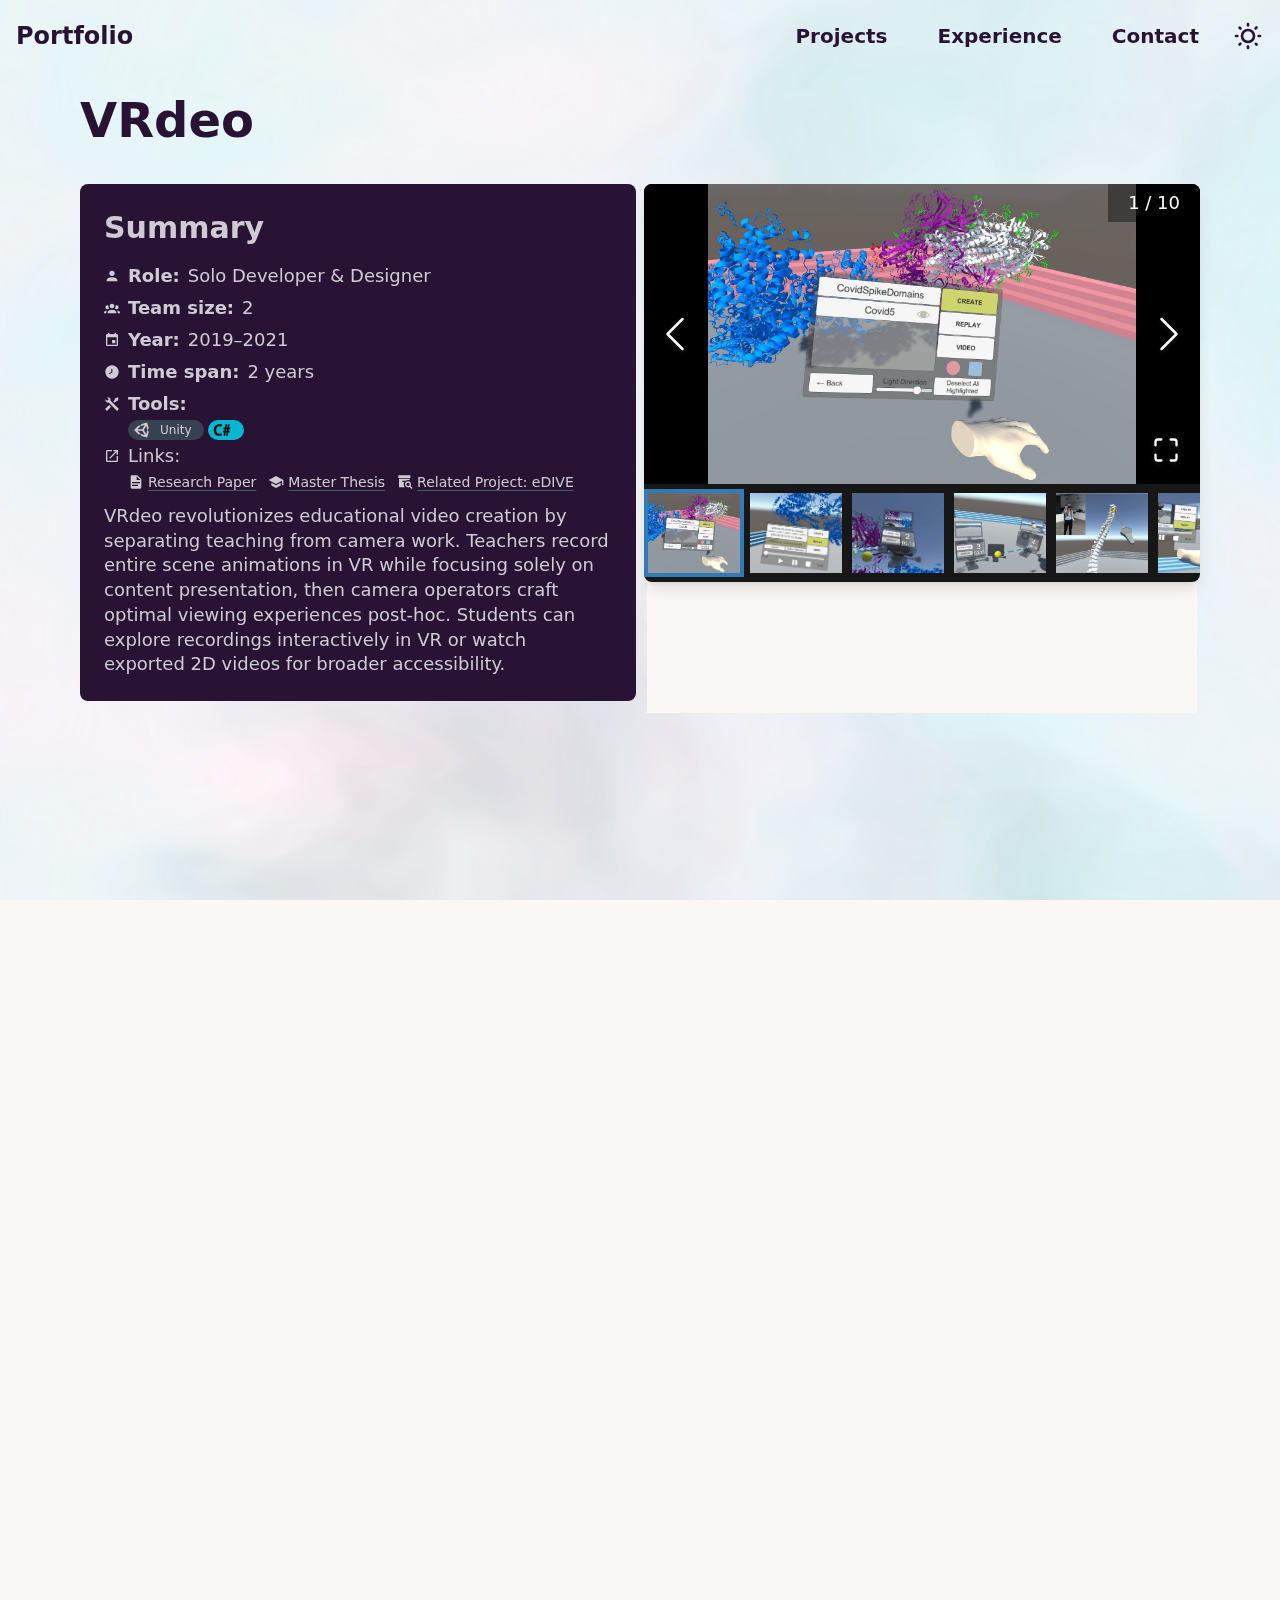
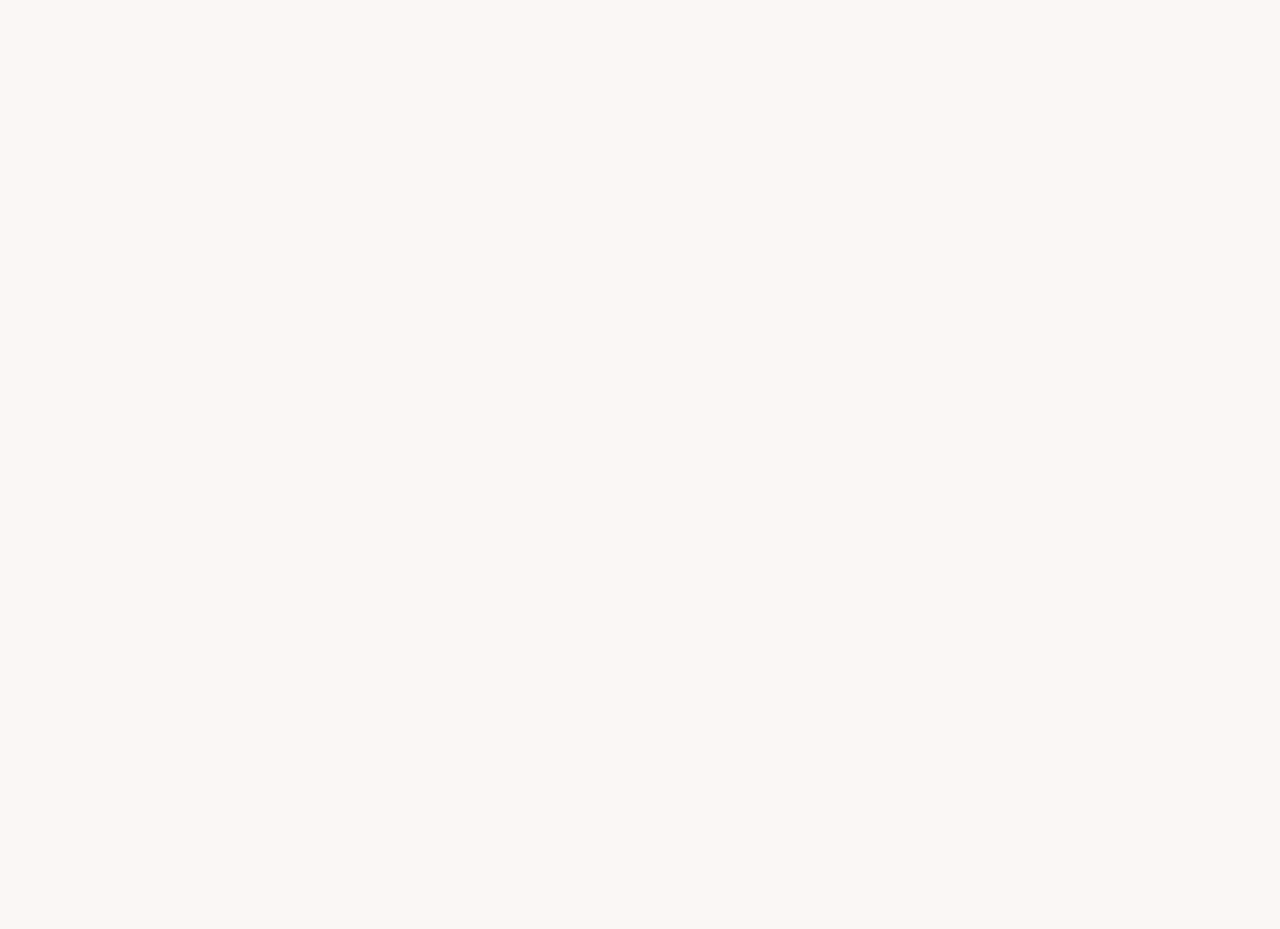
<file: projects/3_vrdeo/index.html>
<!DOCTYPE html><html lang="en"> <head><meta charset="UTF-8"><meta name="viewport" content="width=device-width, initial-scale=1"><link rel="icon" type="image/svg+xml" href="https://avatars.githubusercontent.com/u/17923792?v=4"><meta name="generator" content="Astro v5.18.1"><title>VRdeo: VR Video Recording Platform</title><meta name="astro-view-transitions-enabled" content="true"><meta name="astro-view-transitions-fallback" content="animate"><script type="module" src="/assets/ClientRouter.astro_astro_type_script_index_0_lang.CDGfc0hd.js"></script><!-- Prevent theme flicker by setting theme before page renders --><script>(function(){const themes = {"dark":"forest","light":"cupcake"};

			(function() {
				const storedTheme = localStorage.getItem('theme');
				const prefersLightTheme = window.matchMedia('(prefers-color-scheme: light)').matches;
				const theme = storedTheme || (prefersLightTheme ? themes.light : themes.dark);
				document.documentElement.setAttribute('data-theme', theme);
			})();
		})();</script><script>
			document.addEventListener('astro:before-swap', (ev) => {
				// Pass the incoming document to save the theme
				const currentTheme = document.documentElement.getAttribute('data-theme');
				if (currentTheme) {
					ev.newDocument.documentElement.setAttribute('data-theme', currentTheme);
				}
			});
		</script><link rel="stylesheet" href="/assets/index.D9pk3WL1.css">
<style>.astro-route-announcer{position:absolute;left:0;top:0;clip:rect(0 0 0 0);clip-path:inset(50%);overflow:hidden;white-space:nowrap;width:1px;height:1px}.animate-on-scroll{opacity:0;transform:translateY(20px);transition:opacity .6s cubic-bezier(.16,1,.3,1),transform .6s cubic-bezier(.16,1,.3,1);will-change:opacity,transform}.show-animate{opacity:1;transform:translateY(0)}html,body{margin:0;width:100%;height:100%;scroll-behavior:smooth}html.theme-transitioning,html.theme-transitioning *{transition:background-color .4s ease,color .4s ease,border-color .4s ease,box-shadow .4s ease,fill .4s ease,stroke .4s ease,opacity .4s ease,outline-color .4s ease,text-decoration-color .4s ease!important}.prose a{color:inherit;font-weight:400;text-decoration-line:underline;text-decoration-color:oklch(var(--p)/.4);text-underline-offset:3px;transition:all .3s ease}.prose a:hover{color:var(--fallback-p,oklch(var(--p)/1));text-decoration-color:var(--fallback-p,oklch(var(--p)/.8));background-color:oklch(var(--p)/.05)}::selection{background-color:oklch(var(--p)/.35);color:var(--p-content)}::-moz-selection{background-color:oklch(var(--p)/.35);color:var(--p-content)}.image-gallery-left-nav,.image-gallery-right-nav{width:30px!important;height:30px!important;display:flex;align-items:center;justify-content:center;padding:0!important;margin-left:16px!important;margin-right:16px!important}
</style>
<link rel="stylesheet" href="/assets/ImageCarousel.CWTgCh6y.css"></head> <body class="min-w-[320px] relative"> <!-- Generative Global Background --> <canvas id="global-canvas" class="fixed inset-0 pointer-events-none w-full h-full opacity-60 z-[-1]"></canvas>  <nav id="portfolio-navbar" class="fixed top-0 z-50 bg-transparent w-full flex justify-between items-center py-3 px-4 transition-all duration-300"> <div class="text-2xl font-bold"> <a href="/" class="hover:text-primary transition-colors duration-300">Portfolio</a> </div> <div class="hidden sm:flex space-x-4"> <a href="/#projects" class="btn btn-ghost text-xl hover:text-primary hover:bg-base-200 transition-colors duration-300"> Projects </a><a href="/#experiences" class="btn btn-ghost text-xl hover:text-primary hover:bg-base-200 transition-colors duration-300"> Experience </a><a href="/#contact" class="btn btn-ghost text-xl hover:text-primary hover:bg-base-200 transition-colors duration-300"> Contact </a> <div class="flex items-center space-x-4"> <label class="swap swap-rotate"> <input type="checkbox" class="theme-switcher-checkbox" aria-label="Toggle Theme"> <!-- Sun Icon --> <svg class="swap-off h-8 w-8 fill-current" xmlns="http://www.w3.org/2000/svg" viewBox="0 0 24 24"> <path d="M5.64,17l-.71.71a1,1,0,0,0,0,1.41,1,1,0,0,0,1.41,0l.71-.71A1,1,0,0,0,5.64,17ZM5,12a1,1,0,0,0-1-1H3a1,1,0,0,0,0,2H4A1,1,0,0,0,5,12Zm7-7a1,1,0,0,0,1-1V3a1,1,0,0,0-2,0V4A1,1,0,0,0,12,5ZM5.64,7.05a1,1,0,0,0,.7.29,1,1,0,0,0,.71-.29,1,1,0,0,0,0-1.41l-.71-.71A1,1,0,0,0,4.93,6.34Zm12,.29a1,1,0,0,0,.7-.29l.71-.71a1,1,0,1,0-1.41-1.41L17,5.64a1,1,0,0,0,0,1.41A1,1,0,0,0,17.66,7.34ZM21,11H20a1,1,0,0,0,0,2h1a1,1,0,0,0,0-2Zm-9,8a1,1,0,0,0-1,1v1a1,1,0,0,0,2,0V20A1,1,0,0,0,12,19ZM18.36,17A1,1,0,0,0,17,18.36l.71.71a1,1,0,0,0,1.41,0,1,1,0,0,0,0-1.41ZM12,6.5A5.5,5.5,0,1,0,17.5,12,5.51,5.51,0,0,0,12,6.5Zm0,9A3.5,3.5,0,1,1,15.5,12,3.5,3.5,0,0,1,12,15.5Z"></path> </svg> <!-- Moon Icon --> <svg class="swap-on h-8 w-8 fill-current" xmlns="http://www.w3.org/2000/svg" viewBox="0 0 24 24"> <path d="M21.64,13a1,1,0,0,0-1.05-.14,8.05,8.05,0,0,1-3.37.73A8.15,8.15,0,0,1,9.08,5.49a8.59,8.59,0,0,1,.25-2A1,1,0,0,0,8,2.36,10.14,10.14,0,1,0,22,14.05,1,1,0,0,0,21.64,13Zm-9.5,6.69A8.14,8.14,0,0,1,7.08,5.22v.27A10.15,10.15,0,0,0,17.22,15.63a9.79,9.79,0,0,0,2.1-.22A8.11,8.11,0,0,1,12.14,19.73Z"></path> </svg> </label> </div> <script type="module" src="/assets/ThemeSwitcher.astro_astro_type_script_index_0_lang.3UIkClwF.js"></script> </div> <div class="sm:hidden"> <button id="mobile-menu-btn" class="btn btn-ghost text-xl" aria-label="Toggle Menu">
☰
</button> </div> </nav> <!-- The hamburger menu displayed on click on the icon above --> <div id="menu" class="fixed w-full sm:hidden top-[64px] left-0 z-40 flex flex-col space-y-2 px-4 py-6 bg-base-100/90 backdrop-blur-md shadow-2xl transition-all duration-300 opacity-0 -translate-y-full pointer-events-none"> <a href="/#projects" class="btn btn-ghost text-xl justify-end w-full hover:text-primary transition-colors duration-300 mobile-link"> Projects </a><a href="/#experiences" class="btn btn-ghost text-xl justify-end w-full hover:text-primary transition-colors duration-300 mobile-link"> Experience </a><a href="/#contact" class="btn btn-ghost text-xl justify-end w-full hover:text-primary transition-colors duration-300 mobile-link"> Contact </a> <div class="flex justify-end w-full pt-2"> <div class="flex items-center space-x-4"> <label class="swap swap-rotate"> <input type="checkbox" class="theme-switcher-checkbox" aria-label="Toggle Theme"> <!-- Sun Icon --> <svg class="swap-off h-8 w-8 fill-current" xmlns="http://www.w3.org/2000/svg" viewBox="0 0 24 24"> <path d="M5.64,17l-.71.71a1,1,0,0,0,0,1.41,1,1,0,0,0,1.41,0l.71-.71A1,1,0,0,0,5.64,17ZM5,12a1,1,0,0,0-1-1H3a1,1,0,0,0,0,2H4A1,1,0,0,0,5,12Zm7-7a1,1,0,0,0,1-1V3a1,1,0,0,0-2,0V4A1,1,0,0,0,12,5ZM5.64,7.05a1,1,0,0,0,.7.29,1,1,0,0,0,.71-.29,1,1,0,0,0,0-1.41l-.71-.71A1,1,0,0,0,4.93,6.34Zm12,.29a1,1,0,0,0,.7-.29l.71-.71a1,1,0,1,0-1.41-1.41L17,5.64a1,1,0,0,0,0,1.41A1,1,0,0,0,17.66,7.34ZM21,11H20a1,1,0,0,0,0,2h1a1,1,0,0,0,0-2Zm-9,8a1,1,0,0,0-1,1v1a1,1,0,0,0,2,0V20A1,1,0,0,0,12,19ZM18.36,17A1,1,0,0,0,17,18.36l.71.71a1,1,0,0,0,1.41,0,1,1,0,0,0,0-1.41ZM12,6.5A5.5,5.5,0,1,0,17.5,12,5.51,5.51,0,0,0,12,6.5Zm0,9A3.5,3.5,0,1,1,15.5,12,3.5,3.5,0,0,1,12,15.5Z"></path> </svg> <!-- Moon Icon --> <svg class="swap-on h-8 w-8 fill-current" xmlns="http://www.w3.org/2000/svg" viewBox="0 0 24 24"> <path d="M21.64,13a1,1,0,0,0-1.05-.14,8.05,8.05,0,0,1-3.37.73A8.15,8.15,0,0,1,9.08,5.49a8.59,8.59,0,0,1,.25-2A1,1,0,0,0,8,2.36,10.14,10.14,0,1,0,22,14.05,1,1,0,0,0,21.64,13Zm-9.5,6.69A8.14,8.14,0,0,1,7.08,5.22v.27A10.15,10.15,0,0,0,17.22,15.63a9.79,9.79,0,0,0,2.1-.22A8.11,8.11,0,0,1,12.14,19.73Z"></path> </svg> </label> </div>  </div> </div> <script type="module">document.addEventListener("astro:page-load",()=>{const t=document.getElementById("portfolio-navbar"),c=document.getElementById("mobile-menu-btn"),e=document.getElementById("menu"),i=document.querySelectorAll(".mobile-link");let n=!1;if(t){let l=function(){!e||!n||(e.classList.remove("opacity-100","translate-y-0","pointer-events-auto"),e.classList.add("opacity-0","-translate-y-full","pointer-events-none"),n=!1,a())},d=function(){e&&(e.classList.remove("opacity-0","-translate-y-full","pointer-events-none"),e.classList.add("opacity-100","translate-y-0","pointer-events-auto"),n=!0,a())};const r=()=>{window.scrollY>20?(t.classList.remove("bg-transparent","backdrop-blur-none","shadow-none"),t.classList.add("bg-base-100/70","backdrop-blur-md","shadow-2xl")):(t.classList.remove("bg-base-100/70","backdrop-blur-md","shadow-2xl"),t.classList.add("bg-transparent","backdrop-blur-none","shadow-none"))},a=()=>{if(!e||!t)return;t.classList.contains("bg-base-100/70")?(e.classList.remove("bg-transparent","backdrop-blur-none","shadow-none"),e.classList.add("bg-base-100/90","backdrop-blur-md","shadow-2xl")):(e.classList.remove("bg-base-100/90","backdrop-blur-md","shadow-2xl"),e.classList.add("bg-transparent","backdrop-blur-none","shadow-none"))};r(),a(),window.addEventListener("scroll",()=>{r(),a(),n&&window.scrollY>50&&l()},{passive:!0}),document.querySelectorAll('a[href$="#contact"]').forEach(o=>{o.addEventListener("click",()=>{const s=document.getElementById("contact");s&&(s.classList.remove("animate-attention"),s.offsetWidth,s.classList.add("animate-attention"),setTimeout(()=>{s.classList.remove("animate-attention")},1200))})}),c&&c.addEventListener("click",()=>{n?l():d()}),i.forEach(o=>{o.addEventListener("click",l)})}});</script>  <div class="max-w-6xl mx-auto pt-24 p-4 prose prose-lg"> <h1 class="animate-on-scroll">VRdeo</h1> <div class="grid grid-cols-1 md:grid-cols-2 gap-2 animate-on-scroll delay-100"> <div class="bg-neutral text-neutral-content rounded-lg p-6 h-min"> <h2 class="text-neutral-content m-0">Summary</h2> <div class="mt-3 mb-3"> <div class="flex gap-2 items-center">  <svg width="1em" height="1em" class="w-4 h-4" aria-label="user" data-icon="user">   <symbol id="ai:local:user" viewBox="0 0 24 24"><path fill="currentColor" d="M12 4a4 4 0 0 1 4 4 4 4 0 0 1-4 4 4 4 0 0 1-4-4 4 4 0 0 1 4-4m0 10c4.42 0 8 1.79 8 4v2H4v-2c0-2.21 3.58-4 8-4"/></symbol><use href="#ai:local:user"></use>  </svg> <b>Role:</b> Solo Developer &amp; Designer </div> <div class="flex gap-2 items-center">  <svg width="1em" height="1em" class="w-4 h-4" aria-label="users" data-icon="users">   <symbol id="ai:local:users" viewBox="0 0 24 24"><path fill="currentColor" d="M12 5.5A3.5 3.5 0 0 1 15.5 9a3.5 3.5 0 0 1-3.5 3.5A3.5 3.5 0 0 1 8.5 9 3.5 3.5 0 0 1 12 5.5M5 8c.56 0 1.08.15 1.53.42-.15 1.43.27 2.85 1.13 3.96C7.16 13.34 6.16 14 5 14a3 3 0 0 1-3-3 3 3 0 0 1 3-3m14 0a3 3 0 0 1 3 3 3 3 0 0 1-3 3c-1.16 0-2.16-.66-2.66-1.62a5.54 5.54 0 0 0 1.13-3.96c.45-.27.97-.42 1.53-.42M5.5 18.25c0-2.07 2.91-3.75 6.5-3.75s6.5 1.68 6.5 3.75V20h-13zM0 20v-1.5c0-1.39 1.89-2.56 4.45-2.9-.59.68-.95 1.62-.95 2.65V20zm24 0h-3.5v-1.75c0-1.03-.36-1.97-.95-2.65 2.56.34 4.45 1.51 4.45 2.9z"/></symbol><use href="#ai:local:users"></use>  </svg> <b>Team size:</b> 2 </div> <div class="flex gap-2 items-center">  <svg width="1em" height="1em" class="w-4 h-4" aria-label="mdi:calendar" data-icon="mdi:calendar">   <symbol id="ai:mdi:calendar" viewBox="0 0 24 24"><path fill="currentColor" d="M19 19H5V8h14m-3-7v2H8V1H6v2H5c-1.11 0-2 .89-2 2v14a2 2 0 0 0 2 2h14a2 2 0 0 0 2-2V5a2 2 0 0 0-2-2h-1V1m-1 11h-5v5h5z"/></symbol><use href="#ai:mdi:calendar"></use>  </svg> <b>Year:</b> 2019–2021 </div> <div class="flex gap-2 items-center">  <svg width="1em" height="1em" class="w-4 h-4" aria-label="clock" data-icon="clock">   <symbol id="ai:local:clock" viewBox="0 0 24 24"><path fill="currentColor" d="M12 2C6.5 2 2 6.5 2 12s4.5 10 10 10 10-4.5 10-10S17.5 2 12 2M7.7 15.5 7 14.2l4-2.3V7h1.5v5.8z"/></symbol><use href="#ai:local:clock"></use>  </svg> <b>Time span:</b> 2 years </div> <div class="flex gap-2 items-center">  <svg width="1em" height="1em" class="w-4 h-4" aria-label="tools" data-icon="tools">   <symbol id="ai:local:tools" viewBox="0 0 24 24"><path fill="currentColor" d="m21.71 20.29-1.42 1.42a1 1 0 0 1-1.41 0L7 9.85A3.8 3.8 0 0 1 6 10a4 4 0 0 1-3.78-5.3l2.54 2.54.53-.53 1.42-1.42.53-.53L4.7 2.22A4 4 0 0 1 10 6a3.8 3.8 0 0 1-.15 1l11.86 11.88a1 1 0 0 1 0 1.41M2.29 18.88a1 1 0 0 0 0 1.41l1.42 1.42a1 1 0 0 0 1.41 0l5.47-5.46-2.83-2.83M20 2l-4 2v2l-2.17 2.17 2 2L18 8h2l2-4Z"/></symbol><use href="#ai:local:tools"></use>  </svg>  <b>Tools:</b>  </div> <div class="ml-6 flex flex-wrap gap-1"> <div class="relative group/badge" id="Unity"> <div class="content-center text-xs transition-all duration-300 text-neutral-content bg-gray-700 px-1 pr-3 rounded-full cursor-pointer flex items-center gap-1"> <div class="flex gap-2 items-center">  <svg width="1em" height="1em" class="w-5 h-5" aria-label="technologies/unity" data-icon="technologies/unity">   <symbol id="ai:local:technologies/unity" viewBox="0 0 24 24"><path fill="currentColor" d="M10.11 17H7.5l-4.91-5L7.5 7h2.61l1.31-2.26L18.21 3l1.87 6.74L18.77 12l1.31 2.26L18.21 21l-6.79-1.74zm.14-.25 5.13 1.38L12.42 13H6.5zm6.87.38L18.5 12l-1.38-5.13L14.15 12zm-6.87-9.88L6.5 11h5.92l2.96-5.13z"/></symbol><use href="#ai:local:technologies/unity"></use>  </svg> Unity </div> </div>  <div class="absolute bottom-full left-1/2 -translate-x-1/2 mb-2 px-2 py-1 text-xs text-white bg-gray-800 rounded opacity-0 group-hover/badge:opacity-100 transition-opacity duration-300 pointer-events-none z-50 whitespace-nowrap"> Unity </div> </div><div class="relative group/badge" id="C#"> <div class="content-center text-xs transition-all duration-300 text-accent-content bg-cyan-500 px-1 pr-3 rounded-full cursor-pointer flex items-center gap-1"> <div class="flex gap-2 items-center">  <svg width="1em" height="1em" class="w-5 h-5" aria-label="technologies/csharp" data-icon="technologies/csharp">   <symbol id="ai:local:technologies/csharp" viewBox="0 0 24 24"><path fill="currentColor" d="m11.5 15.97.41 2.44c-.26.14-.68.27-1.24.39-.57.13-1.24.2-2.01.2-2.21-.04-3.87-.7-4.98-1.96Q2 15.135 2 12.21c.05-2.31.72-4.08 2-5.32C5.32 5.64 6.96 5 8.94 5c.75 0 1.4.07 1.94.19s.94.25 1.2.4l-.58 2.49-1.06-.34c-.4-.1-.86-.15-1.39-.15-1.16-.01-2.12.36-2.87 1.1-.76.73-1.15 1.85-1.18 3.34 0 1.36.37 2.42 1.08 3.2.71.77 1.71 1.17 2.99 1.18l1.33-.12c.43-.08.79-.19 1.1-.32M13.89 19l.61-4H13l.34-2h1.5l.32-2h-1.5L14 9h1.5l.61-4h2l-.61 4h1l.61-4h2l-.61 4H22l-.34 2h-1.5l-.32 2h1.5L21 15h-1.5l-.61 4h-2l.61-4h-1l-.61 4zm2.95-6h1l.32-2h-1z"/></symbol><use href="#ai:local:technologies/csharp"></use>  </svg>  </div> </div>  <div class="absolute bottom-full left-1/2 -translate-x-1/2 mb-2 px-2 py-1 text-xs text-white bg-gray-800 rounded opacity-0 group-hover/badge:opacity-100 transition-opacity duration-300 pointer-events-none z-50 whitespace-nowrap"> C# </div> </div> </div> <div class="flex gap-2 items-center">  <svg width="1em" height="1em" class="w-4 h-4" aria-label="external_link" data-icon="external_link">   <symbol id="ai:local:external_link" viewBox="0 0 24 24"><path fill="currentColor" d="M14 3v2h3.59l-9.83 9.83 1.41 1.41L19 6.41V10h2V3m-2 16H5V5h7V3H5a2 2 0 0 0-2 2v14a2 2 0 0 0 2 2h14a2 2 0 0 0 2-2v-7h-2z"/></symbol><use href="#ai:local:external_link"></use>  </svg> Links: </div> <div class="ml-4 flex flex-wrap gap-1"> <a href="https://www.sciencedirect.com/science/article/pii/S0097849321001242" class="ml-2 flex items-center gap-1 text-neutral-content hover:text-primary transition-colors duration-200" target="_blank" rel="noopener noreferrer"> <div class="flex gap-2 items-center">  <svg width="1em" height="1em" class="w-4 h-4" aria-label="mdi:file-document" data-icon="mdi:file-document">   <symbol id="ai:mdi:file-document" viewBox="0 0 24 24"><path fill="currentColor" d="M13 9h5.5L13 3.5zM6 2h8l6 6v12a2 2 0 0 1-2 2H6a2 2 0 0 1-2-2V4c0-1.11.89-2 2-2m9 16v-2H6v2zm3-4v-2H6v2z"/></symbol><use href="#ai:mdi:file-document"></use>  </svg>  </div> <span class="text-sm">Research Paper</span> </a><a href="https://is.muni.cz/auth/th/p3sgv/?lang=en;setlang=en" class="ml-2 flex items-center gap-1 text-neutral-content hover:text-primary transition-colors duration-200" target="_blank" rel="noopener noreferrer"> <div class="flex gap-2 items-center">  <svg width="1em" height="1em" class="w-4 h-4" aria-label="mdi:school" data-icon="mdi:school">   <symbol id="ai:mdi:school" viewBox="0 0 24 24"><path fill="currentColor" d="M12 3L1 9l11 6l9-4.91V17h2V9M5 13.18v4L12 21l7-3.82v-4L12 17z"/></symbol><use href="#ai:mdi:school"></use>  </svg>  </div> <span class="text-sm">Master Thesis</span> </a><a href="/projects/edive" class="ml-2 flex items-center gap-1 text-neutral-content hover:text-primary transition-colors duration-200" target="_blank" rel="noopener noreferrer"> <div class="flex gap-2 items-center">  <svg width="1em" height="1em" class="w-4 h-4" aria-label="mdi:archive-search" data-icon="mdi:archive-search">   <symbol id="ai:mdi:archive-search" viewBox="0 0 24 24"><path fill="currentColor" d="M20 6H2V2h18zm-8.97 6H8v-1.5c0-.28.22-.5.5-.5h4.54c1.8-1.13 4.03-1.3 5.96-.5V7H3v13h8.82c-2.12-2.2-2.38-5.5-.79-8m12.36 9L22 22.39l-3.12-3.07c-.69.43-1.51.68-2.38.68c-2.5 0-4.5-2-4.5-4.5s2-4.5 4.5-4.5s4.5 2 4.5 4.5c0 .88-.25 1.71-.69 2.4zM19 15.5a2.5 2.5 0 0 0-5 0a2.5 2.5 0 0 0 5 0"/></symbol><use href="#ai:mdi:archive-search"></use>  </svg>  </div> <span class="text-sm">Related Project: eDIVE</span> </a> </div> </div> <p class="leading-snug m-0">VRdeo revolutionizes educational video creation by separating teaching from camera work. Teachers record entire scene animations in VR while focusing solely on content presentation, then camera operators craft optimal viewing experiences post-hoc. Students can explore recordings interactively in VR or watch exported 2D videos for broader accessibility.</p> </div> <div class="bg-neutral-900 text-neutral-content rounded-lg h-min shadow-lg hover:shadow-primary/20 transition-shadow duration-300"> <!-- Add the styles for overriding the image carousel from the package -->  <style>astro-island,astro-slot,astro-static-slot{display:contents}</style><script>(()=>{var e=async t=>{await(await t())()};(self.Astro||(self.Astro={})).only=e;window.dispatchEvent(new Event("astro:only"));})();</script><script>(()=>{var A=Object.defineProperty;var g=(i,o,a)=>o in i?A(i,o,{enumerable:!0,configurable:!0,writable:!0,value:a}):i[o]=a;var d=(i,o,a)=>g(i,typeof o!="symbol"?o+"":o,a);{let i={0:t=>m(t),1:t=>a(t),2:t=>new RegExp(t),3:t=>new Date(t),4:t=>new Map(a(t)),5:t=>new Set(a(t)),6:t=>BigInt(t),7:t=>new URL(t),8:t=>new Uint8Array(t),9:t=>new Uint16Array(t),10:t=>new Uint32Array(t),11:t=>1/0*t},o=t=>{let[l,e]=t;return l in i?i[l](e):void 0},a=t=>t.map(o),m=t=>typeof t!="object"||t===null?t:Object.fromEntries(Object.entries(t).map(([l,e])=>[l,o(e)]));class y extends HTMLElement{constructor(){super(...arguments);d(this,"Component");d(this,"hydrator");d(this,"hydrate",async()=>{var b;if(!this.hydrator||!this.isConnected)return;let e=(b=this.parentElement)==null?void 0:b.closest("astro-island[ssr]");if(e){e.addEventListener("astro:hydrate",this.hydrate,{once:!0});return}let c=this.querySelectorAll("astro-slot"),n={},h=this.querySelectorAll("template[data-astro-template]");for(let r of h){let s=r.closest(this.tagName);s!=null&&s.isSameNode(this)&&(n[r.getAttribute("data-astro-template")||"default"]=r.innerHTML,r.remove())}for(let r of c){let s=r.closest(this.tagName);s!=null&&s.isSameNode(this)&&(n[r.getAttribute("name")||"default"]=r.innerHTML)}let p;try{p=this.hasAttribute("props")?m(JSON.parse(this.getAttribute("props"))):{}}catch(r){let s=this.getAttribute("component-url")||"<unknown>",v=this.getAttribute("component-export");throw v&&(s+=` (export ${v})`),console.error(`[hydrate] Error parsing props for component ${s}`,this.getAttribute("props"),r),r}let u;await this.hydrator(this)(this.Component,p,n,{client:this.getAttribute("client")}),this.removeAttribute("ssr"),this.dispatchEvent(new CustomEvent("astro:hydrate"))});d(this,"unmount",()=>{this.isConnected||this.dispatchEvent(new CustomEvent("astro:unmount"))})}disconnectedCallback(){document.removeEventListener("astro:after-swap",this.unmount),document.addEventListener("astro:after-swap",this.unmount,{once:!0})}connectedCallback(){if(!this.hasAttribute("await-children")||document.readyState==="interactive"||document.readyState==="complete")this.childrenConnectedCallback();else{let e=()=>{document.removeEventListener("DOMContentLoaded",e),c.disconnect(),this.childrenConnectedCallback()},c=new MutationObserver(()=>{var n;((n=this.lastChild)==null?void 0:n.nodeType)===Node.COMMENT_NODE&&this.lastChild.nodeValue==="astro:end"&&(this.lastChild.remove(),e())});c.observe(this,{childList:!0}),document.addEventListener("DOMContentLoaded",e)}}async childrenConnectedCallback(){let e=this.getAttribute("before-hydration-url");e&&await import(e),this.start()}async start(){let e=JSON.parse(this.getAttribute("opts")),c=this.getAttribute("client");if(Astro[c]===void 0){window.addEventListener(`astro:${c}`,()=>this.start(),{once:!0});return}try{await Astro[c](async()=>{let n=this.getAttribute("renderer-url"),[h,{default:p}]=await Promise.all([import(this.getAttribute("component-url")),n?import(n):()=>()=>{}]),u=this.getAttribute("component-export")||"default";if(!u.includes("."))this.Component=h[u];else{this.Component=h;for(let f of u.split("."))this.Component=this.Component[f]}return this.hydrator=p,this.hydrate},e,this)}catch(n){console.error(`[astro-island] Error hydrating ${this.getAttribute("component-url")}`,n)}}attributeChangedCallback(){this.hydrate()}}d(y,"observedAttributes",["props"]),customElements.get("astro-island")||customElements.define("astro-island",y)}})();</script><astro-island uid="Z1b4Jjq" component-url="/assets/ImageCarousel.DAzyUKPl.js" component-export="default" renderer-url="/assets/client.qCwqTG7p.js" props="{&quot;images&quot;:[1,[[0,&quot;/imgs/vrdeo/0.png&quot;],[0,&quot;/imgs/vrdeo/1.jpg&quot;],[0,&quot;/imgs/vrdeo/2.png&quot;],[0,&quot;/imgs/vrdeo/3.png&quot;],[0,&quot;/imgs/vrdeo/4.png&quot;],[0,&quot;/imgs/vrdeo/5.png&quot;],[0,&quot;/imgs/vrdeo/6.jpg&quot;],[0,&quot;/imgs/vrdeo/7.jpg&quot;],[0,&quot;/imgs/vrdeo/8.png&quot;],[0,&quot;/imgs/vrdeo/9.png&quot;]]]}" ssr client="only" opts="{&quot;name&quot;:&quot;ImageCarousel&quot;,&quot;value&quot;:true}"></astro-island> </div> </div> <div class="animate-on-scroll delay-200"> <p><strong>VRdeo</strong> began as my <a href="https://is.muni.cz/th/p3sgv/?lang=en" rel="noopener noreferrer" target="_blank">master thesis</a> and evolved into a <a href="https://www.sciencedirect.com/science/article/pii/S0097849321001242" rel="noopener noreferrer" target="_blank">published scientific paper</a>, addressing a fundamental challenge in educational content creation: how to make complex 3D scientific visualizations more engaging and accessible.</p>
<p>As the solo developer and designer, I created VRdeo in close cooperation with Jan Mičan from Loschmidt Laboratories at Masaryk University. While the initial use case focused on recording molecular structures for structural biology, the platform’s design is versatile and applicable to any 3D content that benefits from dynamic, immersive presentation.</p>
<h2 id="the-core-innovation">The Core Innovation</h2>
<p>The key breakthrough of VRdeo is <strong>separating teaching from camera work</strong>. In traditional video production, presenters must simultaneously focus on their content and camera positioning, which is cognitively demanding and often results in compromised quality on both fronts.</p>
<p>VRdeo’s <strong>Recording Mode</strong> allows teachers to focus entirely on presenting and manipulating 3D content naturally—without worrying about camera angles, framing, or recording controls. The system captures the entire scene animation, including the teacher’s avatar for enhanced presence and engagement. Once the teaching performance is complete, camera operators can work in <strong>Camera Mode</strong> to set up and adjust camera trajectories post-hoc, crafting optimal viewing experiences by strategically positioning cameras throughout the recorded timeline.</p>
<p>Students can then experience the content through <strong>Replay Mode</strong>, exploring the interactive VR recording directly, or watch polished 2D videos exported for broader accessibility to those without VR equipment.</p>
<h2 id="why-it-matters">Why It Matters</h2>
<p>The recording and replay principle developed for VRdeo proved valuable beyond molecular visualization. This approach has been integrated throughout my subsequent projects:</p>
<ul>
<li><strong>Educational Workshops</strong>: Adapted for <a href="/projects/ebacraft">Minecraft-based climate education experiences</a> to capture and analyze student interactions during collaborative learning</li>
<li><strong>Collaborative Learning</strong>: Evolved into the foundation for <a href="/projects/edive">eDIVE’s</a> recording system, enabling analysis of collaborative VR learning scenarios</li>
</ul>
<p>The ability to record, replay, and analyze 3D interactions provides invaluable insights for researchers, educators, and designers working with immersive content.</p>
<h2 id="technical-implementation">Technical Implementation</h2>
<p>Built in Unity for HTC Vive and Oculus Rift, VRdeo implements a three-mode workflow that separates concerns and optimizes each role:</p>
<ol>
<li>
<p><strong>Recording Mode</strong>: Teachers immerse themselves in the virtual space with 3D models (such as molecules loaded from the PDB database) and focus exclusively on presenting and interacting with content. The system captures the entire scene animation, including the teacher’s avatar, without requiring any attention to camera operation.</p>
</li>
<li>
<p><strong>Camera Mode</strong>: After recording is complete, camera operators can review the full session and set up camera trajectories strategically. This post-hoc approach enables careful consideration of framing, pacing, and visual storytelling, resulting in high-quality MP4 video exports.</p>
</li>
<li>
<p><strong>Replay Mode</strong>: Students can either explore the recorded VR session interactively, navigating the 3D space at their own pace (even interact with objects when the recording is paused), or watch the curated 2D videos for accessibility when VR equipment is unavailable.</p>
</li>
</ol>
<p>This modular approach to VR content creation informed the architectural decisions in my later work, particularly in designing extensible VR platforms for <a href="/projects/edive">collaborative learning scenarios</a>.</p> </div> </div>  <script type="module" src="/assets/Layout.astro_astro_type_script_index_0_lang.DmlAX18s.js"></script> </body> </html>
</file>
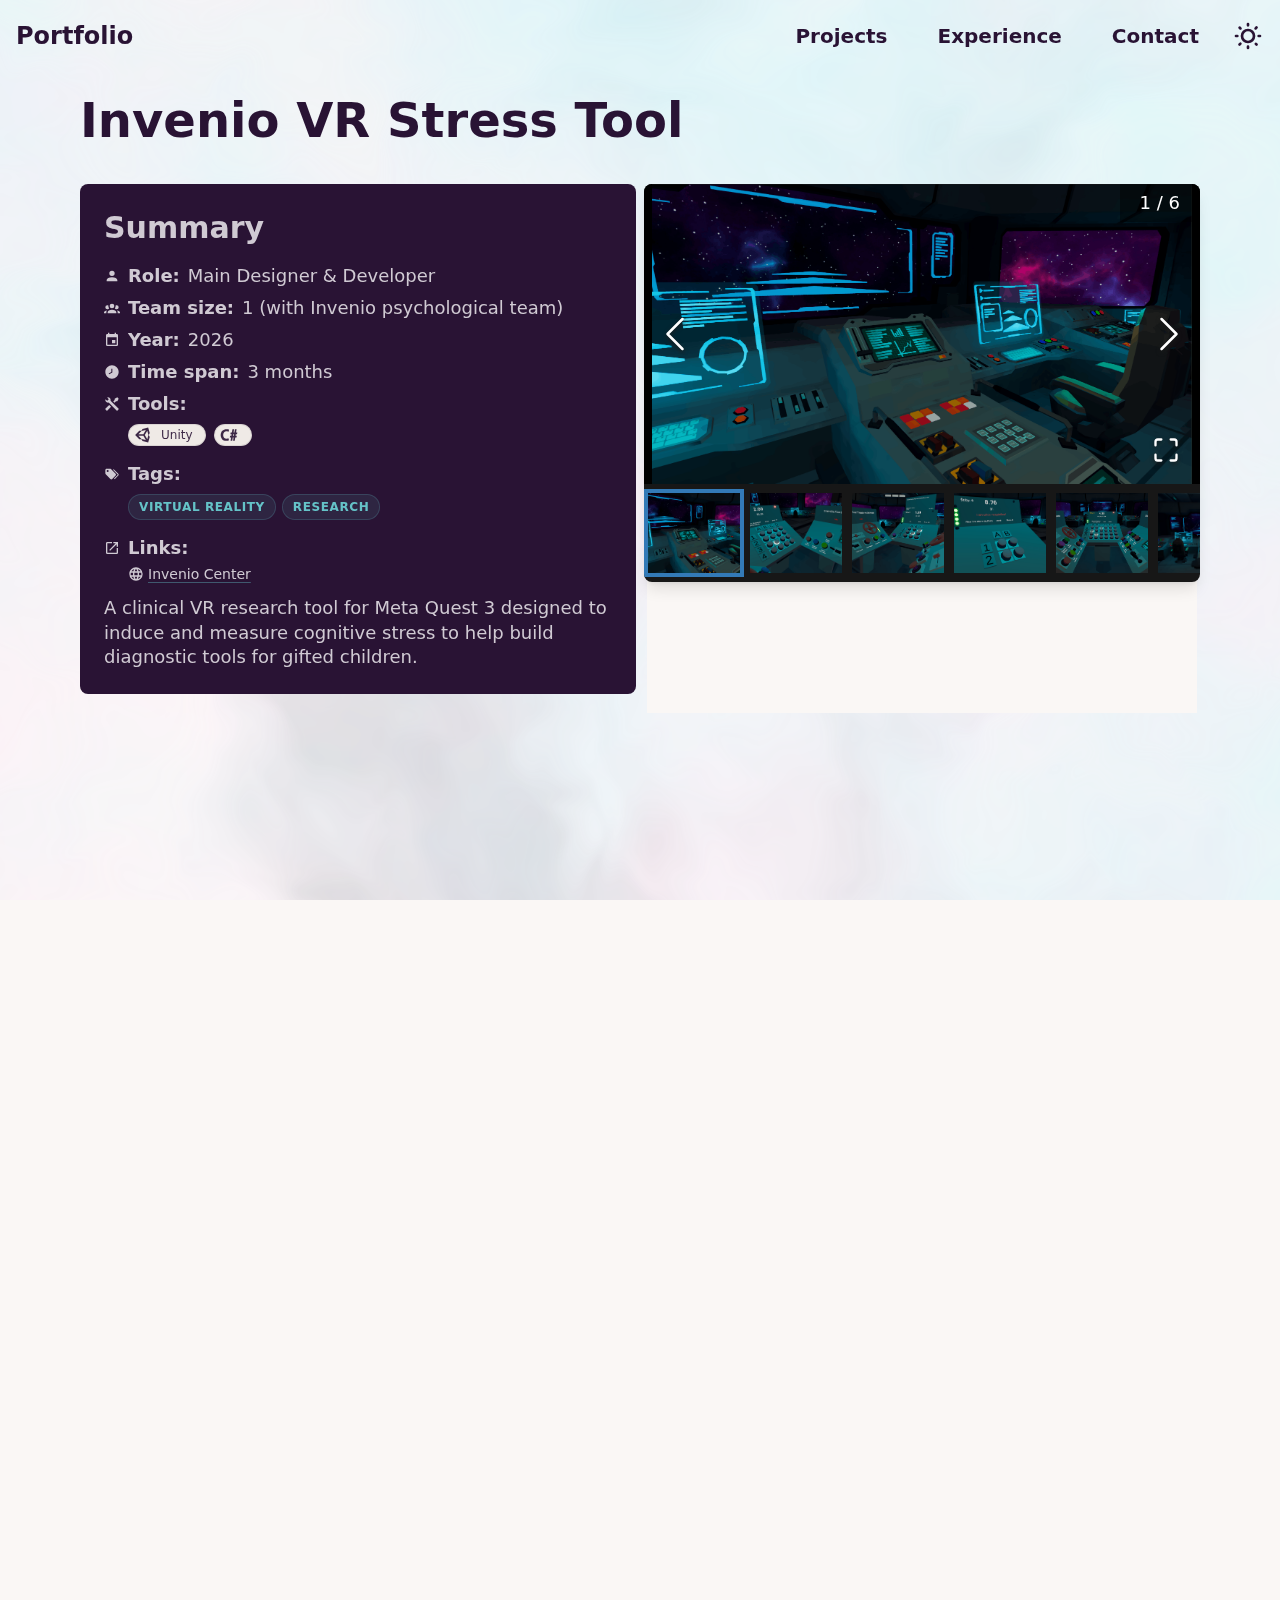
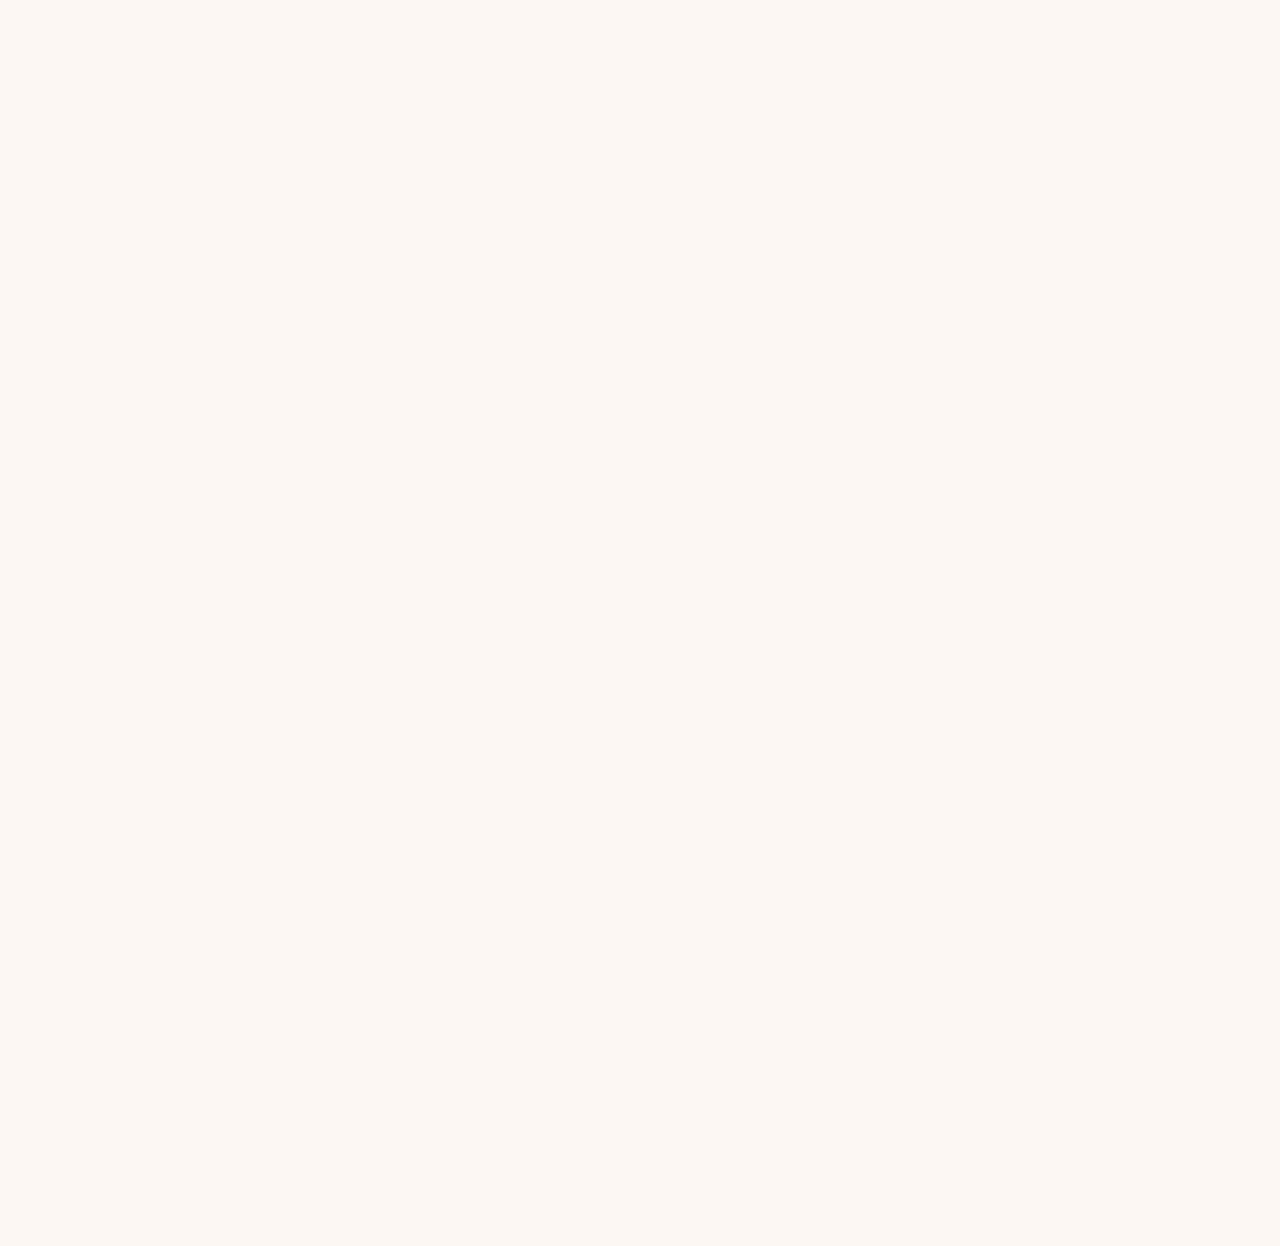
<file: projects/5_stress-invenio/index.html>
<!DOCTYPE html><html lang="en"> <head><meta charset="UTF-8"><meta name="viewport" content="width=device-width, initial-scale=1"><link rel="icon" type="image/svg+xml" href="https://avatars.githubusercontent.com/u/17923792?v=4"><meta name="generator" content="Astro v5.18.1"><!-- Canonical URL --><link rel="canonical" href="https://vojtech.bruza.eu/projects/5_stress-invenio/"><!-- Primary Meta Tags --><title>Invenio VR Stress Assessment | Vojtěch Brůža</title><meta name="title" content="Invenio VR Stress Assessment | Vojtěch Brůža"><meta name="description" content="Invenio VR Stress Tool - A project by Vojtěch Brůža"><!-- Open Graph / Facebook --><meta property="og:type" content="website"><meta property="og:url" content="https://vojtech.bruza.eu/projects/5_stress-invenio/"><meta property="og:title" content="Invenio VR Stress Assessment | Vojtěch Brůža"><meta property="og:description" content="Invenio VR Stress Tool - A project by Vojtěch Brůža"><meta property="og:image" content="https://vojtech.bruza.eu/imgs/stress/env2.png"><!-- Twitter --><meta name="twitter:card" content="summary_large_image"><meta name="twitter:url" content="https://vojtech.bruza.eu/projects/5_stress-invenio/"><meta name="twitter:title" content="Invenio VR Stress Assessment | Vojtěch Brůža"><meta name="twitter:description" content="Invenio VR Stress Tool - A project by Vojtěch Brůža"><meta name="twitter:image" content="https://vojtech.bruza.eu/imgs/stress/env2.png"><meta name="astro-view-transitions-enabled" content="true"><meta name="astro-view-transitions-fallback" content="animate"><script type="module" src="/assets/ClientRouter.astro_astro_type_script_index_0_lang.CDGfc0hd.js"></script><!-- Prevent theme flicker by setting theme before page renders --><script>(function(){const themes = {"dark":"forest","light":"cupcake"};

			(function() {
				const storedTheme = localStorage.getItem('theme');
				const prefersLightTheme = window.matchMedia('(prefers-color-scheme: light)').matches;
				const theme = storedTheme || (prefersLightTheme ? themes.light : themes.dark);
				document.documentElement.setAttribute('data-theme', theme);
			})();
		})();</script><script>
			document.addEventListener('astro:before-swap', (ev) => {
				// Pass the incoming document to save the theme
				const currentTheme = document.documentElement.getAttribute('data-theme');
				if (currentTheme) {
					ev.newDocument.documentElement.setAttribute('data-theme', currentTheme);
				}
			});
		</script><link rel="stylesheet" href="/assets/index.Boy9p1IJ.css">
<style>.astro-route-announcer{position:absolute;left:0;top:0;clip:rect(0 0 0 0);clip-path:inset(50%);overflow:hidden;white-space:nowrap;width:1px;height:1px}.animate-on-scroll{opacity:0;transform:translateY(20px);transition:opacity .6s cubic-bezier(.16,1,.3,1),transform .6s cubic-bezier(.16,1,.3,1);will-change:opacity,transform}.show-animate{opacity:1;transform:translateY(0)}html,body{margin:0;width:100%;height:100%;scroll-behavior:smooth}html.theme-transitioning,html.theme-transitioning *{transition:background-color .4s ease,color .4s ease,border-color .4s ease,box-shadow .4s ease,fill .4s ease,stroke .4s ease,opacity .4s ease,outline-color .4s ease,text-decoration-color .4s ease!important}.prose a{color:inherit;font-weight:400;text-decoration-line:underline;text-decoration-color:oklch(var(--p)/.4);text-underline-offset:3px;transition:all .3s ease}.prose a:hover{color:var(--fallback-p,oklch(var(--p)/1));text-decoration-color:var(--fallback-p,oklch(var(--p)/.8));background-color:oklch(var(--p)/.05)}::selection{background-color:oklch(var(--p)/.35);color:var(--p-content)}::-moz-selection{background-color:oklch(var(--p)/.35);color:var(--p-content)}.image-gallery-left-nav,.image-gallery-right-nav{width:30px!important;height:30px!important;display:flex;align-items:center;justify-content:center;padding:0!important;margin-left:16px!important;margin-right:16px!important}
</style>
<link rel="stylesheet" href="/assets/ImageCarousel.CWTgCh6y.css"></head> <body class="min-w-[320px] relative"> <!-- Generative Global Background --> <canvas id="global-canvas" class="fixed inset-0 pointer-events-none w-full h-full opacity-60 z-[-1]"></canvas>  <nav id="portfolio-navbar" class="fixed top-0 z-50 bg-transparent w-full flex justify-between items-center py-3 px-4 transition-all duration-300"> <div class="text-2xl font-bold"> <a href="/" class="hover:text-primary transition-colors duration-300">Portfolio</a> </div> <div class="hidden sm:flex space-x-4"> <a href="/#projects" class="btn btn-ghost text-xl hover:text-primary hover:bg-base-200 transition-colors duration-300"> Projects </a><a href="/#experiences" class="btn btn-ghost text-xl hover:text-primary hover:bg-base-200 transition-colors duration-300"> Experience </a><a href="/#contact" class="btn btn-ghost text-xl hover:text-primary hover:bg-base-200 transition-colors duration-300"> Contact </a> <div class="flex items-center space-x-4"> <label class="swap swap-rotate"> <input type="checkbox" class="theme-switcher-checkbox" aria-label="Toggle Theme"> <!-- Sun Icon --> <svg class="swap-off h-8 w-8 fill-current" xmlns="http://www.w3.org/2000/svg" viewBox="0 0 24 24"> <path d="M5.64,17l-.71.71a1,1,0,0,0,0,1.41,1,1,0,0,0,1.41,0l.71-.71A1,1,0,0,0,5.64,17ZM5,12a1,1,0,0,0-1-1H3a1,1,0,0,0,0,2H4A1,1,0,0,0,5,12Zm7-7a1,1,0,0,0,1-1V3a1,1,0,0,0-2,0V4A1,1,0,0,0,12,5ZM5.64,7.05a1,1,0,0,0,.7.29,1,1,0,0,0,.71-.29,1,1,0,0,0,0-1.41l-.71-.71A1,1,0,0,0,4.93,6.34Zm12,.29a1,1,0,0,0,.7-.29l.71-.71a1,1,0,1,0-1.41-1.41L17,5.64a1,1,0,0,0,0,1.41A1,1,0,0,0,17.66,7.34ZM21,11H20a1,1,0,0,0,0,2h1a1,1,0,0,0,0-2Zm-9,8a1,1,0,0,0-1,1v1a1,1,0,0,0,2,0V20A1,1,0,0,0,12,19ZM18.36,17A1,1,0,0,0,17,18.36l.71.71a1,1,0,0,0,1.41,0,1,1,0,0,0,0-1.41ZM12,6.5A5.5,5.5,0,1,0,17.5,12,5.51,5.51,0,0,0,12,6.5Zm0,9A3.5,3.5,0,1,1,15.5,12,3.5,3.5,0,0,1,12,15.5Z"></path> </svg> <!-- Moon Icon --> <svg class="swap-on h-8 w-8 fill-current" xmlns="http://www.w3.org/2000/svg" viewBox="0 0 24 24"> <path d="M21.64,13a1,1,0,0,0-1.05-.14,8.05,8.05,0,0,1-3.37.73A8.15,8.15,0,0,1,9.08,5.49a8.59,8.59,0,0,1,.25-2A1,1,0,0,0,8,2.36,10.14,10.14,0,1,0,22,14.05,1,1,0,0,0,21.64,13Zm-9.5,6.69A8.14,8.14,0,0,1,7.08,5.22v.27A10.15,10.15,0,0,0,17.22,15.63a9.79,9.79,0,0,0,2.1-.22A8.11,8.11,0,0,1,12.14,19.73Z"></path> </svg> </label> </div> <script type="module" src="/assets/ThemeSwitcher.astro_astro_type_script_index_0_lang.3UIkClwF.js"></script> </div> <div class="sm:hidden"> <button id="mobile-menu-btn" class="btn btn-ghost text-xl" aria-label="Toggle Menu">
☰
</button> </div> </nav> <!-- The hamburger menu displayed on click on the icon above --> <div id="menu" class="fixed w-full sm:hidden top-[64px] left-0 z-40 flex flex-col space-y-2 px-4 py-6 bg-base-100/90 backdrop-blur-md shadow-2xl transition-all duration-300 opacity-0 -translate-y-full pointer-events-none"> <a href="/#projects" class="btn btn-ghost text-xl justify-end w-full hover:text-primary transition-colors duration-300 mobile-link"> Projects </a><a href="/#experiences" class="btn btn-ghost text-xl justify-end w-full hover:text-primary transition-colors duration-300 mobile-link"> Experience </a><a href="/#contact" class="btn btn-ghost text-xl justify-end w-full hover:text-primary transition-colors duration-300 mobile-link"> Contact </a> <div class="flex justify-end w-full pt-2"> <div class="flex items-center space-x-4"> <label class="swap swap-rotate"> <input type="checkbox" class="theme-switcher-checkbox" aria-label="Toggle Theme"> <!-- Sun Icon --> <svg class="swap-off h-8 w-8 fill-current" xmlns="http://www.w3.org/2000/svg" viewBox="0 0 24 24"> <path d="M5.64,17l-.71.71a1,1,0,0,0,0,1.41,1,1,0,0,0,1.41,0l.71-.71A1,1,0,0,0,5.64,17ZM5,12a1,1,0,0,0-1-1H3a1,1,0,0,0,0,2H4A1,1,0,0,0,5,12Zm7-7a1,1,0,0,0,1-1V3a1,1,0,0,0-2,0V4A1,1,0,0,0,12,5ZM5.64,7.05a1,1,0,0,0,.7.29,1,1,0,0,0,.71-.29,1,1,0,0,0,0-1.41l-.71-.71A1,1,0,0,0,4.93,6.34Zm12,.29a1,1,0,0,0,.7-.29l.71-.71a1,1,0,1,0-1.41-1.41L17,5.64a1,1,0,0,0,0,1.41A1,1,0,0,0,17.66,7.34ZM21,11H20a1,1,0,0,0,0,2h1a1,1,0,0,0,0-2Zm-9,8a1,1,0,0,0-1,1v1a1,1,0,0,0,2,0V20A1,1,0,0,0,12,19ZM18.36,17A1,1,0,0,0,17,18.36l.71.71a1,1,0,0,0,1.41,0,1,1,0,0,0,0-1.41ZM12,6.5A5.5,5.5,0,1,0,17.5,12,5.51,5.51,0,0,0,12,6.5Zm0,9A3.5,3.5,0,1,1,15.5,12,3.5,3.5,0,0,1,12,15.5Z"></path> </svg> <!-- Moon Icon --> <svg class="swap-on h-8 w-8 fill-current" xmlns="http://www.w3.org/2000/svg" viewBox="0 0 24 24"> <path d="M21.64,13a1,1,0,0,0-1.05-.14,8.05,8.05,0,0,1-3.37.73A8.15,8.15,0,0,1,9.08,5.49a8.59,8.59,0,0,1,.25-2A1,1,0,0,0,8,2.36,10.14,10.14,0,1,0,22,14.05,1,1,0,0,0,21.64,13Zm-9.5,6.69A8.14,8.14,0,0,1,7.08,5.22v.27A10.15,10.15,0,0,0,17.22,15.63a9.79,9.79,0,0,0,2.1-.22A8.11,8.11,0,0,1,12.14,19.73Z"></path> </svg> </label> </div>  </div> </div> <script type="module">document.addEventListener("astro:page-load",()=>{const t=document.getElementById("portfolio-navbar"),c=document.getElementById("mobile-menu-btn"),e=document.getElementById("menu"),d=document.querySelectorAll(".mobile-link");let n=!1,r=0;if(t){let l=function(){!e||!n||(e.classList.remove("opacity-100","translate-y-0","pointer-events-auto"),e.classList.add("opacity-0","-translate-y-full","pointer-events-none"),n=!1,a())},b=function(){e&&(e.classList.remove("opacity-0","-translate-y-full","pointer-events-none"),e.classList.add("opacity-100","translate-y-0","pointer-events-auto"),n=!0,r=window.scrollY,a())};const i=()=>{window.scrollY>20?(t.classList.remove("bg-transparent","backdrop-blur-none","shadow-none"),t.classList.add("bg-base-100/70","backdrop-blur-md","shadow-2xl")):(t.classList.remove("bg-base-100/70","backdrop-blur-md","shadow-2xl"),t.classList.add("bg-transparent","backdrop-blur-none","shadow-none"))},a=()=>{if(!e||!t)return;t.classList.contains("bg-base-100/70")?(e.classList.remove("bg-transparent","backdrop-blur-none","shadow-none"),e.classList.add("bg-base-100/90","backdrop-blur-md","shadow-2xl")):(e.classList.remove("bg-base-100/90","backdrop-blur-md","shadow-2xl"),e.classList.add("bg-transparent","backdrop-blur-none","shadow-none"))};i(),a(),window.addEventListener("scroll",()=>{i(),a(),n&&Math.abs(window.scrollY-r)>50&&l()},{passive:!0}),document.querySelectorAll('a[href$="#contact"]').forEach(o=>{o.addEventListener("click",()=>{const s=document.getElementById("contact");s&&(s.classList.remove("animate-attention"),s.offsetWidth,s.classList.add("animate-attention"),setTimeout(()=>{s.classList.remove("animate-attention")},1200))})}),c&&c.addEventListener("click",()=>{n?l():b()}),d.forEach(o=>{o.addEventListener("click",l)})}});</script>  <div class="max-w-6xl mx-auto pt-24 p-4 prose prose-lg"> <h1 class="animate-on-scroll">Invenio VR Stress Tool</h1> <div class="grid grid-cols-1 md:grid-cols-2 gap-2 animate-on-scroll delay-100"> <div class="bg-neutral text-neutral-content rounded-lg p-6 h-min"> <h2 class="text-neutral-content m-0">Summary</h2> <div class="mt-3 mb-3"> <div class="flex gap-2 items-center">  <svg width="1em" height="1em" class="w-4 h-4" aria-label="user" data-icon="user">   <symbol id="ai:local:user" viewBox="0 0 24 24"><path fill="currentColor" d="M12 4a4 4 0 0 1 4 4 4 4 0 0 1-4 4 4 4 0 0 1-4-4 4 4 0 0 1 4-4m0 10c4.42 0 8 1.79 8 4v2H4v-2c0-2.21 3.58-4 8-4"/></symbol><use href="#ai:local:user"></use>  </svg> <b>Role:</b> Main Designer &amp; Developer </div> <div class="flex gap-2 items-center">  <svg width="1em" height="1em" class="w-4 h-4" aria-label="users" data-icon="users">   <symbol id="ai:local:users" viewBox="0 0 24 24"><path fill="currentColor" d="M12 5.5A3.5 3.5 0 0 1 15.5 9a3.5 3.5 0 0 1-3.5 3.5A3.5 3.5 0 0 1 8.5 9 3.5 3.5 0 0 1 12 5.5M5 8c.56 0 1.08.15 1.53.42-.15 1.43.27 2.85 1.13 3.96C7.16 13.34 6.16 14 5 14a3 3 0 0 1-3-3 3 3 0 0 1 3-3m14 0a3 3 0 0 1 3 3 3 3 0 0 1-3 3c-1.16 0-2.16-.66-2.66-1.62a5.54 5.54 0 0 0 1.13-3.96c.45-.27.97-.42 1.53-.42M5.5 18.25c0-2.07 2.91-3.75 6.5-3.75s6.5 1.68 6.5 3.75V20h-13zM0 20v-1.5c0-1.39 1.89-2.56 4.45-2.9-.59.68-.95 1.62-.95 2.65V20zm24 0h-3.5v-1.75c0-1.03-.36-1.97-.95-2.65 2.56.34 4.45 1.51 4.45 2.9z"/></symbol><use href="#ai:local:users"></use>  </svg> <b>Team size:</b> 1 (with Invenio psychological team) </div> <div class="flex gap-2 items-center">  <svg width="1em" height="1em" class="w-4 h-4" aria-label="mdi:calendar" data-icon="mdi:calendar">   <symbol id="ai:mdi:calendar" viewBox="0 0 24 24"><path fill="currentColor" d="M19 19H5V8h14m-3-7v2H8V1H6v2H5c-1.11 0-2 .89-2 2v14a2 2 0 0 0 2 2h14a2 2 0 0 0 2-2V5a2 2 0 0 0-2-2h-1V1m-1 11h-5v5h5z"/></symbol><use href="#ai:mdi:calendar"></use>  </svg> <b>Year:</b> 2026 </div> <div class="flex gap-2 items-center">  <svg width="1em" height="1em" class="w-4 h-4" aria-label="clock" data-icon="clock">   <symbol id="ai:local:clock" viewBox="0 0 24 24"><path fill="currentColor" d="M12 2C6.5 2 2 6.5 2 12s4.5 10 10 10 10-4.5 10-10S17.5 2 12 2M7.7 15.5 7 14.2l4-2.3V7h1.5v5.8z"/></symbol><use href="#ai:local:clock"></use>  </svg> <b>Time span:</b> 3 months </div> <div class="flex gap-2 items-center">  <svg width="1em" height="1em" class="w-4 h-4" aria-label="tools" data-icon="tools">   <symbol id="ai:local:tools" viewBox="0 0 24 24"><path fill="currentColor" d="m21.71 20.29-1.42 1.42a1 1 0 0 1-1.41 0L7 9.85A3.8 3.8 0 0 1 6 10a4 4 0 0 1-3.78-5.3l2.54 2.54.53-.53 1.42-1.42.53-.53L4.7 2.22A4 4 0 0 1 10 6a3.8 3.8 0 0 1-.15 1l11.86 11.88a1 1 0 0 1 0 1.41M2.29 18.88a1 1 0 0 0 0 1.41l1.42 1.42a1 1 0 0 0 1.41 0l5.47-5.46-2.83-2.83M20 2l-4 2v2l-2.17 2.17 2 2L18 8h2l2-4Z"/></symbol><use href="#ai:local:tools"></use>  </svg>  <b>Tools:</b>  </div> <div class="ml-6 flex flex-wrap gap-2 mb-3 mt-1"> <div class="relative group/badge" id="Unity"> <div class="content-center text-xs transition-all duration-300 bg-base-200 text-base-content/90 border border-base-content/10 shadow-sm hover:border-primary/50 hover:text-primary hover:bg-primary/5 transition-colors cursor-default px-1 pr-3 rounded-xl cursor-pointer flex items-center gap-1"> <div class="flex gap-2 items-center">  <svg width="1em" height="1em" class="w-5 h-5" aria-label="technologies/unity" data-icon="technologies/unity">   <symbol id="ai:local:technologies/unity" viewBox="0 0 24 24"><path fill="currentColor" d="M10.11 17H7.5l-4.91-5L7.5 7h2.61l1.31-2.26L18.21 3l1.87 6.74L18.77 12l1.31 2.26L18.21 21l-6.79-1.74zm.14-.25 5.13 1.38L12.42 13H6.5zm6.87.38L18.5 12l-1.38-5.13L14.15 12zm-6.87-9.88L6.5 11h5.92l2.96-5.13z"/></symbol><use href="#ai:local:technologies/unity"></use>  </svg> Unity </div> </div>  <div class="absolute bottom-full left-1/2 -translate-x-1/2 mb-2 px-2 py-1 text-xs text-white bg-gray-800 rounded opacity-0 group-hover/badge:opacity-100 transition-opacity duration-300 pointer-events-none z-50 whitespace-nowrap"> Unity </div> </div><div class="relative group/badge" id="C#"> <div class="content-center text-xs transition-all duration-300 bg-base-200 text-base-content/90 border border-base-content/10 shadow-sm hover:border-primary/50 hover:text-primary hover:bg-primary/5 transition-colors cursor-default px-1 pr-3 rounded-xl cursor-pointer flex items-center gap-1"> <div class="flex gap-2 items-center">  <svg width="1em" height="1em" class="w-5 h-5" aria-label="technologies/csharp" data-icon="technologies/csharp">   <symbol id="ai:local:technologies/csharp" viewBox="0 0 24 24"><path fill="currentColor" d="m11.5 15.97.41 2.44c-.26.14-.68.27-1.24.39-.57.13-1.24.2-2.01.2-2.21-.04-3.87-.7-4.98-1.96Q2 15.135 2 12.21c.05-2.31.72-4.08 2-5.32C5.32 5.64 6.96 5 8.94 5c.75 0 1.4.07 1.94.19s.94.25 1.2.4l-.58 2.49-1.06-.34c-.4-.1-.86-.15-1.39-.15-1.16-.01-2.12.36-2.87 1.1-.76.73-1.15 1.85-1.18 3.34 0 1.36.37 2.42 1.08 3.2.71.77 1.71 1.17 2.99 1.18l1.33-.12c.43-.08.79-.19 1.1-.32M13.89 19l.61-4H13l.34-2h1.5l.32-2h-1.5L14 9h1.5l.61-4h2l-.61 4h1l.61-4h2l-.61 4H22l-.34 2h-1.5l-.32 2h1.5L21 15h-1.5l-.61 4h-2l.61-4h-1l-.61 4zm2.95-6h1l.32-2h-1z"/></symbol><use href="#ai:local:technologies/csharp"></use>  </svg>  </div> </div>  <div class="absolute bottom-full left-1/2 -translate-x-1/2 mb-2 px-2 py-1 text-xs text-white bg-gray-800 rounded opacity-0 group-hover/badge:opacity-100 transition-opacity duration-300 pointer-events-none z-50 whitespace-nowrap"> C# </div> </div> </div>  <div class="flex gap-2 items-center">  <svg width="1em" height="1em" class="w-4 h-4" aria-label="mdi:tag-multiple" data-icon="mdi:tag-multiple">   <symbol id="ai:mdi:tag-multiple" viewBox="0 0 24 24"><path fill="currentColor" d="M5.5 9A1.5 1.5 0 0 0 7 7.5A1.5 1.5 0 0 0 5.5 6A1.5 1.5 0 0 0 4 7.5A1.5 1.5 0 0 0 5.5 9m11.91 2.58c.36.36.59.86.59 1.42c0 .55-.22 1.05-.59 1.41l-5 5a1.996 1.996 0 0 1-2.83 0l-6.99-6.99C2.22 12.05 2 11.55 2 11V6c0-1.11.89-2 2-2h5c.55 0 1.05.22 1.41.58zm-3.87-5.87l1-1l6.87 6.87c.37.36.59.87.59 1.42s-.22 1.05-.58 1.41l-5.38 5.38l-1-1L20.75 13z"/></symbol><use href="#ai:mdi:tag-multiple"></use>  </svg>  <b>Tags:</b>  </div> <div class="ml-6 flex flex-wrap gap-1.5 mb-3 mt-1"> <span class="bg-primary/10 text-primary border border-primary/20 hover:bg-primary/20 hover:border-primary/50 transition-colors text-xs uppercase tracking-wider px-2.5 py-1 rounded-full font-semibold cursor-default">Virtual Reality</span><span class="bg-primary/10 text-primary border border-primary/20 hover:bg-primary/20 hover:border-primary/50 transition-colors text-xs uppercase tracking-wider px-2.5 py-1 rounded-full font-semibold cursor-default">Research</span> </div>   <div class="flex gap-2 items-center">  <svg width="1em" height="1em" class="w-4 h-4" aria-label="external_link" data-icon="external_link">   <symbol id="ai:local:external_link" viewBox="0 0 24 24"><path fill="currentColor" d="M14 3v2h3.59l-9.83 9.83 1.41 1.41L19 6.41V10h2V3m-2 16H5V5h7V3H5a2 2 0 0 0-2 2v14a2 2 0 0 0 2 2h14a2 2 0 0 0 2-2v-7h-2z"/></symbol><use href="#ai:local:external_link"></use>  </svg> <b>Links:</b> </div> <div class="ml-4 flex flex-wrap gap-1"> <a href="https://www.inveniocentrum.cz/vyzkumna-stanice/" class="ml-2 flex items-center gap-1 text-neutral-content hover:text-primary transition-colors duration-200" target="_blank" rel="noopener noreferrer"> <div class="flex gap-2 items-center">  <svg width="1em" height="1em" class="w-4 h-4" aria-label="web" data-icon="web">   <symbol id="ai:local:web" viewBox="0 0 24 24"><path fill="currentColor" d="M16.36 14c.08-.66.14-1.32.14-2s-.06-1.34-.14-2h3.38c.16.64.26 1.31.26 2s-.1 1.36-.26 2m-5.15 5.56c.6-1.11 1.06-2.31 1.38-3.56h2.95a8.03 8.03 0 0 1-4.33 3.56M14.34 14H9.66c-.1-.66-.16-1.32-.16-2s.06-1.35.16-2h4.68c.09.65.16 1.32.16 2s-.07 1.34-.16 2M12 19.96c-.83-1.2-1.5-2.53-1.91-3.96h3.82c-.41 1.43-1.08 2.76-1.91 3.96M8 8H5.08A7.92 7.92 0 0 1 9.4 4.44C8.8 5.55 8.35 6.75 8 8m-2.92 8H8c.35 1.25.8 2.45 1.4 3.56A8 8 0 0 1 5.08 16m-.82-2C4.1 13.36 4 12.69 4 12s.1-1.36.26-2h3.38c-.08.66-.14 1.32-.14 2s.06 1.34.14 2M12 4.03c.83 1.2 1.5 2.54 1.91 3.97h-3.82c.41-1.43 1.08-2.77 1.91-3.97M18.92 8h-2.95a15.7 15.7 0 0 0-1.38-3.56c1.84.63 3.37 1.9 4.33 3.56M12 2C6.47 2 2 6.5 2 12a10 10 0 0 0 10 10 10 10 0 0 0 10-10A10 10 0 0 0 12 2"/></symbol><use href="#ai:local:web"></use>  </svg>  </div> <span class="text-sm">Invenio Center</span> </a> </div>  </div> <p class="leading-snug m-0">A clinical VR research tool for Meta Quest 3 designed to induce and measure cognitive stress to help build diagnostic tools for gifted children.</p> </div> <div class="bg-neutral-900 text-neutral-content rounded-lg h-min shadow-lg hover:shadow-primary/20 transition-shadow duration-300"> <!-- Add the styles for overriding the image carousel from the package -->  <style>astro-island,astro-slot,astro-static-slot{display:contents}</style><script>(()=>{var e=async t=>{await(await t())()};(self.Astro||(self.Astro={})).only=e;window.dispatchEvent(new Event("astro:only"));})();</script><script>(()=>{var A=Object.defineProperty;var g=(i,o,a)=>o in i?A(i,o,{enumerable:!0,configurable:!0,writable:!0,value:a}):i[o]=a;var d=(i,o,a)=>g(i,typeof o!="symbol"?o+"":o,a);{let i={0:t=>m(t),1:t=>a(t),2:t=>new RegExp(t),3:t=>new Date(t),4:t=>new Map(a(t)),5:t=>new Set(a(t)),6:t=>BigInt(t),7:t=>new URL(t),8:t=>new Uint8Array(t),9:t=>new Uint16Array(t),10:t=>new Uint32Array(t),11:t=>1/0*t},o=t=>{let[l,e]=t;return l in i?i[l](e):void 0},a=t=>t.map(o),m=t=>typeof t!="object"||t===null?t:Object.fromEntries(Object.entries(t).map(([l,e])=>[l,o(e)]));class y extends HTMLElement{constructor(){super(...arguments);d(this,"Component");d(this,"hydrator");d(this,"hydrate",async()=>{var b;if(!this.hydrator||!this.isConnected)return;let e=(b=this.parentElement)==null?void 0:b.closest("astro-island[ssr]");if(e){e.addEventListener("astro:hydrate",this.hydrate,{once:!0});return}let c=this.querySelectorAll("astro-slot"),n={},h=this.querySelectorAll("template[data-astro-template]");for(let r of h){let s=r.closest(this.tagName);s!=null&&s.isSameNode(this)&&(n[r.getAttribute("data-astro-template")||"default"]=r.innerHTML,r.remove())}for(let r of c){let s=r.closest(this.tagName);s!=null&&s.isSameNode(this)&&(n[r.getAttribute("name")||"default"]=r.innerHTML)}let p;try{p=this.hasAttribute("props")?m(JSON.parse(this.getAttribute("props"))):{}}catch(r){let s=this.getAttribute("component-url")||"<unknown>",v=this.getAttribute("component-export");throw v&&(s+=` (export ${v})`),console.error(`[hydrate] Error parsing props for component ${s}`,this.getAttribute("props"),r),r}let u;await this.hydrator(this)(this.Component,p,n,{client:this.getAttribute("client")}),this.removeAttribute("ssr"),this.dispatchEvent(new CustomEvent("astro:hydrate"))});d(this,"unmount",()=>{this.isConnected||this.dispatchEvent(new CustomEvent("astro:unmount"))})}disconnectedCallback(){document.removeEventListener("astro:after-swap",this.unmount),document.addEventListener("astro:after-swap",this.unmount,{once:!0})}connectedCallback(){if(!this.hasAttribute("await-children")||document.readyState==="interactive"||document.readyState==="complete")this.childrenConnectedCallback();else{let e=()=>{document.removeEventListener("DOMContentLoaded",e),c.disconnect(),this.childrenConnectedCallback()},c=new MutationObserver(()=>{var n;((n=this.lastChild)==null?void 0:n.nodeType)===Node.COMMENT_NODE&&this.lastChild.nodeValue==="astro:end"&&(this.lastChild.remove(),e())});c.observe(this,{childList:!0}),document.addEventListener("DOMContentLoaded",e)}}async childrenConnectedCallback(){let e=this.getAttribute("before-hydration-url");e&&await import(e),this.start()}async start(){let e=JSON.parse(this.getAttribute("opts")),c=this.getAttribute("client");if(Astro[c]===void 0){window.addEventListener(`astro:${c}`,()=>this.start(),{once:!0});return}try{await Astro[c](async()=>{let n=this.getAttribute("renderer-url"),[h,{default:p}]=await Promise.all([import(this.getAttribute("component-url")),n?import(n):()=>()=>{}]),u=this.getAttribute("component-export")||"default";if(!u.includes("."))this.Component=h[u];else{this.Component=h;for(let f of u.split("."))this.Component=this.Component[f]}return this.hydrator=p,this.hydrate},e,this)}catch(n){console.error(`[astro-island] Error hydrating ${this.getAttribute("component-url")}`,n)}}attributeChangedCallback(){this.hydrate()}}d(y,"observedAttributes",["props"]),customElements.get("astro-island")||customElements.define("astro-island",y)}})();</script><astro-island uid="Z2BAwG" component-url="/assets/ImageCarousel.DAzyUKPl.js" component-export="default" renderer-url="/assets/client.qCwqTG7p.js" props="{&quot;images&quot;:[1,[[0,&quot;/imgs/stress/env2.png&quot;],[0,&quot;/imgs/stress/3.png&quot;],[0,&quot;/imgs/stress/tut.png&quot;],[0,&quot;/imgs/stress/1.png&quot;],[0,&quot;/imgs/stress/4.png&quot;],[0,&quot;/imgs/stress/env1.png&quot;]]]}" ssr client="only" opts="{&quot;name&quot;:&quot;ImageCarousel&quot;,&quot;value&quot;:true}"></astro-island> </div> </div> <div class="animate-on-scroll delay-200"> <h2 id="overview">Overview</h2>
<p>Created for <strong>Invenio — the National Center for Gifted Support</strong>, this VR application is used in research conducted at the <em>Jacob Hansen Research Station</em>. Designed as a futuristic spacecraft simulation, its primary purpose is not entertainment, but to serve as a clinical research tool. The study observes how adolescents from the general population (ages 13–15) react to cognitive load in virtual reality, starting with a calming baseline phase followed by cognitive tasks of varying difficulty. During the entire session, the participant wears smartwatches that non-invasively record their heart rate and skin conductance.</p>
<p>The goal of the broader research is to gather consistent, high-quality data on youth stress processing and establish a baseline to better understand gifted children. Gifted children often experience stress differently — their intellect can significantly outpace their emotional maturity, leading to unique anxieties. By correlating their in-game performance with the physiological data, we aim to build a standardized diagnostic tool to formulate better psychological recommendations.</p>
<h2 id="my-role">My Role</h2>
<p>I was responsible for the <strong>entire lifecycle</strong>, serving as the sole designer and developer. Working closely with a team of psychologists from Invenio and external physiological researchers, I translated their clinical requirements into an engaging, cohesive VR experience from scratch.</p>
<ul>
<li><strong>Game &#x26; UX Design:</strong> Designing a sci-fi cockpit that accommodates standardized psychological testing without breaking immersion.</li>
<li><strong>Engineering:</strong> Developing the application in Unity for the Meta Quest 3 (Standalone).</li>
<li><strong>Data Pipeline:</strong> Implementing precise microsecond logging of stimuli and reaction times for post-processing with biometric sensors.</li>
</ul>
<h2 id="the-experience-a-stressful-space-mission">The Experience: A Stressful Space Mission</h2>
<p>To ensure that the results of different respondents were comparable, the experience had to be <strong>fully deterministic</strong>. The scenarios, timings, and intervals are strictly fixed.</p>
<p>The user steps into the role of a pilot managing a spacecraft through a central grid panel and side secondary panels. To prevent physical movement from introducing noise into the physiological data, the experience is fully seated with an adjustable virtual desk height. Additionally, the application contains a comprehensive interactive tutorial that explains all controls and mechanics. This ensures that even the learning and instruction phase is entirely deterministic and consistent across all participants during user testing.</p>
<h3 id="game-mechanics--cognitive-load">Game Mechanics &#x26; Cognitive Load</h3>
<p>The application utilizes several distinct mechanics to test different cognitive functions:</p>
<ul>
<li><strong>Coordinate Tasks:</strong> The user presses buttons on a central scalable matrix (e.g., A1, B2) based on visual prompts.</li>
<li><strong>Multi-Input:</strong> Users must sometimes press multiple buttons in any order.</li>
<li><strong>Dual-Tasking:</strong> While managing the main grid, players must react to peripheral sensory cues (like an increasing alarm sound or a light indicator) to maintain their ship’s shields.</li>
<li><strong>Progressive Stressors:</strong> The difficulty escalates over the 8-12 minute stress loop phase by scaling up the grid size and significantly increasing the frequency of the tasks, intentionally overwhelming the users.</li>
</ul>
<h2 id="technical-details">Technical Details</h2>
<p><strong>Platform:</strong> Meta Quest 3 (Standalone, eliminating the need for a tethered PC setup).</p>
<p><strong>Architecture:</strong> Unity with a deterministic timeline manager. The UI features scalable grid panels (expanding from 2x2 up to 4x6 depending on the difficulty phase) and interactive VR controls (levers, dials, buttons, sliders).</p>
<p><strong>Configurable Scenarios:</strong> The application is built flexibly, allowing us to easily create new scenario timelines from configuration files, making it simple to adjust timings, stressors, and the overall design of the testing.</p>
<p><strong>Analytics Layer:</strong> Developed a robust background logging system that records millisecond-accurate timestamps for every stimulus, user reaction, and error type (e.g., distinguishing between a missed button vs. pressing the wrong coordinate). This data is stored locally in CSV format and later synchronized with external physiological monitors.</p> </div> </div>  <script type="module" src="/assets/Layout.astro_astro_type_script_index_0_lang.DmlAX18s.js"></script> </body> </html>
</file>
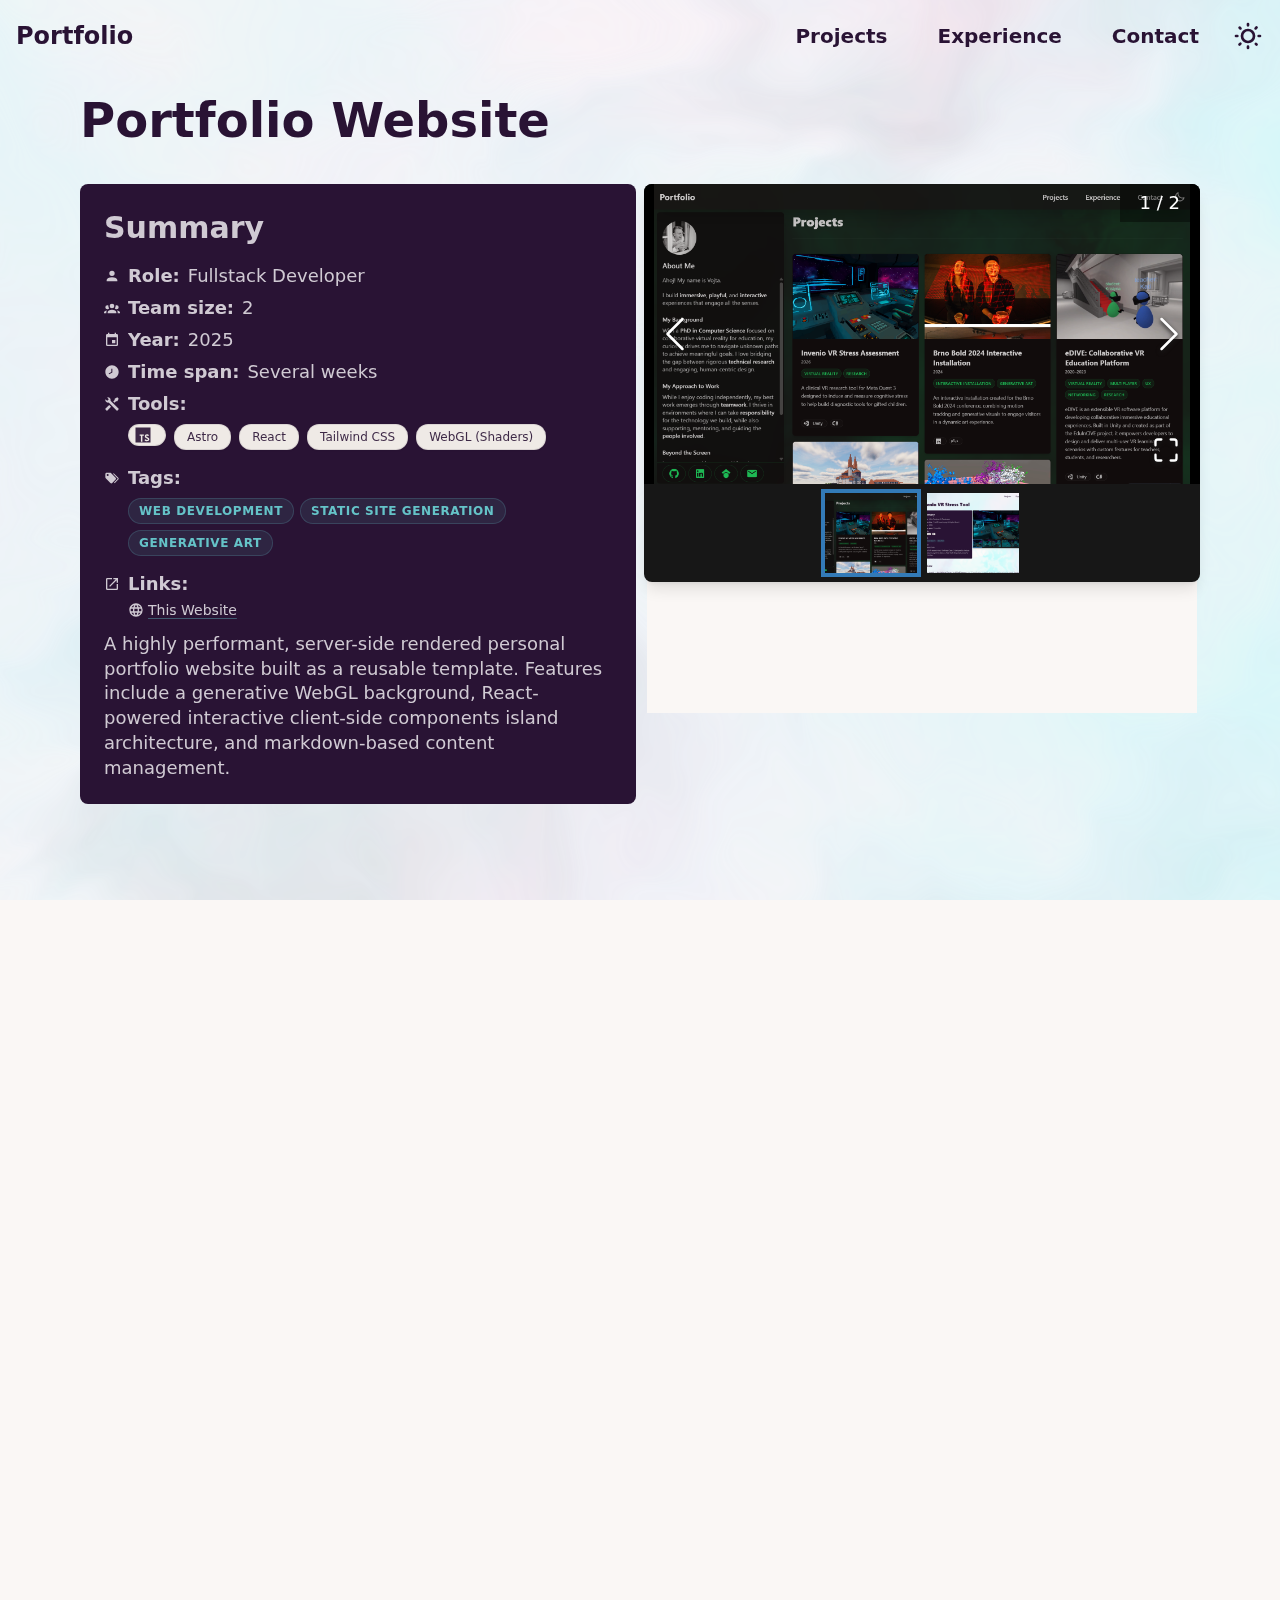
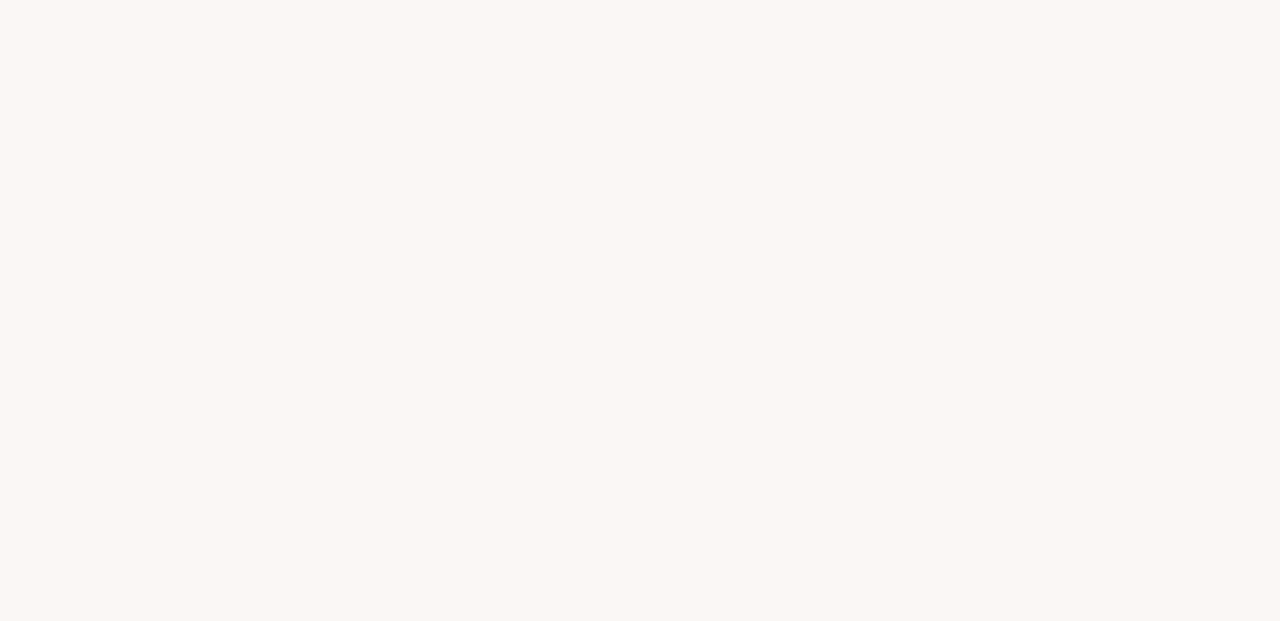
<file: projects/6_portfolio-website/index.html>
<!DOCTYPE html><html lang="en"> <head><meta charset="UTF-8"><meta name="viewport" content="width=device-width, initial-scale=1"><link rel="icon" type="image/svg+xml" href="https://avatars.githubusercontent.com/u/17923792?v=4"><meta name="generator" content="Astro v5.18.1"><!-- Canonical URL --><link rel="canonical" href="https://vojtech.bruza.eu/projects/6_portfolio-website/"><!-- Primary Meta Tags --><title>Personal Portfolio Website | Vojtěch Brůža</title><meta name="title" content="Personal Portfolio Website | Vojtěch Brůža"><meta name="description" content="Portfolio Website - A project by Vojtěch Brůža"><!-- Open Graph / Facebook --><meta property="og:type" content="website"><meta property="og:url" content="https://vojtech.bruza.eu/projects/6_portfolio-website/"><meta property="og:title" content="Personal Portfolio Website | Vojtěch Brůža"><meta property="og:description" content="Portfolio Website - A project by Vojtěch Brůža"><meta property="og:image" content="https://vojtech.bruza.eu/imgs/portfolio/dark.png"><!-- Twitter --><meta name="twitter:card" content="summary_large_image"><meta name="twitter:url" content="https://vojtech.bruza.eu/projects/6_portfolio-website/"><meta name="twitter:title" content="Personal Portfolio Website | Vojtěch Brůža"><meta name="twitter:description" content="Portfolio Website - A project by Vojtěch Brůža"><meta name="twitter:image" content="https://vojtech.bruza.eu/imgs/portfolio/dark.png"><meta name="astro-view-transitions-enabled" content="true"><meta name="astro-view-transitions-fallback" content="animate"><script type="module" src="/assets/ClientRouter.astro_astro_type_script_index_0_lang.CDGfc0hd.js"></script><!-- Prevent theme flicker by setting theme before page renders --><script>(function(){const themes = {"dark":"forest","light":"cupcake"};

			(function() {
				const storedTheme = localStorage.getItem('theme');
				const prefersLightTheme = window.matchMedia('(prefers-color-scheme: light)').matches;
				const theme = storedTheme || (prefersLightTheme ? themes.light : themes.dark);
				document.documentElement.setAttribute('data-theme', theme);
			})();
		})();</script><script>
			document.addEventListener('astro:before-swap', (ev) => {
				// Pass the incoming document to save the theme
				const currentTheme = document.documentElement.getAttribute('data-theme');
				if (currentTheme) {
					ev.newDocument.documentElement.setAttribute('data-theme', currentTheme);
				}
			});
		</script><link rel="stylesheet" href="/assets/index.Boy9p1IJ.css">
<style>.astro-route-announcer{position:absolute;left:0;top:0;clip:rect(0 0 0 0);clip-path:inset(50%);overflow:hidden;white-space:nowrap;width:1px;height:1px}.animate-on-scroll{opacity:0;transform:translateY(20px);transition:opacity .6s cubic-bezier(.16,1,.3,1),transform .6s cubic-bezier(.16,1,.3,1);will-change:opacity,transform}.show-animate{opacity:1;transform:translateY(0)}html,body{margin:0;width:100%;height:100%;scroll-behavior:smooth}html.theme-transitioning,html.theme-transitioning *{transition:background-color .4s ease,color .4s ease,border-color .4s ease,box-shadow .4s ease,fill .4s ease,stroke .4s ease,opacity .4s ease,outline-color .4s ease,text-decoration-color .4s ease!important}.prose a{color:inherit;font-weight:400;text-decoration-line:underline;text-decoration-color:oklch(var(--p)/.4);text-underline-offset:3px;transition:all .3s ease}.prose a:hover{color:var(--fallback-p,oklch(var(--p)/1));text-decoration-color:var(--fallback-p,oklch(var(--p)/.8));background-color:oklch(var(--p)/.05)}::selection{background-color:oklch(var(--p)/.35);color:var(--p-content)}::-moz-selection{background-color:oklch(var(--p)/.35);color:var(--p-content)}.image-gallery-left-nav,.image-gallery-right-nav{width:30px!important;height:30px!important;display:flex;align-items:center;justify-content:center;padding:0!important;margin-left:16px!important;margin-right:16px!important}
</style>
<link rel="stylesheet" href="/assets/ImageCarousel.CWTgCh6y.css"></head> <body class="min-w-[320px] relative"> <!-- Generative Global Background --> <canvas id="global-canvas" class="fixed inset-0 pointer-events-none w-full h-full opacity-60 z-[-1]"></canvas>  <nav id="portfolio-navbar" class="fixed top-0 z-50 bg-transparent w-full flex justify-between items-center py-3 px-4 transition-all duration-300"> <div class="text-2xl font-bold"> <a href="/" class="hover:text-primary transition-colors duration-300">Portfolio</a> </div> <div class="hidden sm:flex space-x-4"> <a href="/#projects" class="btn btn-ghost text-xl hover:text-primary hover:bg-base-200 transition-colors duration-300"> Projects </a><a href="/#experiences" class="btn btn-ghost text-xl hover:text-primary hover:bg-base-200 transition-colors duration-300"> Experience </a><a href="/#contact" class="btn btn-ghost text-xl hover:text-primary hover:bg-base-200 transition-colors duration-300"> Contact </a> <div class="flex items-center space-x-4"> <label class="swap swap-rotate"> <input type="checkbox" class="theme-switcher-checkbox" aria-label="Toggle Theme"> <!-- Sun Icon --> <svg class="swap-off h-8 w-8 fill-current" xmlns="http://www.w3.org/2000/svg" viewBox="0 0 24 24"> <path d="M5.64,17l-.71.71a1,1,0,0,0,0,1.41,1,1,0,0,0,1.41,0l.71-.71A1,1,0,0,0,5.64,17ZM5,12a1,1,0,0,0-1-1H3a1,1,0,0,0,0,2H4A1,1,0,0,0,5,12Zm7-7a1,1,0,0,0,1-1V3a1,1,0,0,0-2,0V4A1,1,0,0,0,12,5ZM5.64,7.05a1,1,0,0,0,.7.29,1,1,0,0,0,.71-.29,1,1,0,0,0,0-1.41l-.71-.71A1,1,0,0,0,4.93,6.34Zm12,.29a1,1,0,0,0,.7-.29l.71-.71a1,1,0,1,0-1.41-1.41L17,5.64a1,1,0,0,0,0,1.41A1,1,0,0,0,17.66,7.34ZM21,11H20a1,1,0,0,0,0,2h1a1,1,0,0,0,0-2Zm-9,8a1,1,0,0,0-1,1v1a1,1,0,0,0,2,0V20A1,1,0,0,0,12,19ZM18.36,17A1,1,0,0,0,17,18.36l.71.71a1,1,0,0,0,1.41,0,1,1,0,0,0,0-1.41ZM12,6.5A5.5,5.5,0,1,0,17.5,12,5.51,5.51,0,0,0,12,6.5Zm0,9A3.5,3.5,0,1,1,15.5,12,3.5,3.5,0,0,1,12,15.5Z"></path> </svg> <!-- Moon Icon --> <svg class="swap-on h-8 w-8 fill-current" xmlns="http://www.w3.org/2000/svg" viewBox="0 0 24 24"> <path d="M21.64,13a1,1,0,0,0-1.05-.14,8.05,8.05,0,0,1-3.37.73A8.15,8.15,0,0,1,9.08,5.49a8.59,8.59,0,0,1,.25-2A1,1,0,0,0,8,2.36,10.14,10.14,0,1,0,22,14.05,1,1,0,0,0,21.64,13Zm-9.5,6.69A8.14,8.14,0,0,1,7.08,5.22v.27A10.15,10.15,0,0,0,17.22,15.63a9.79,9.79,0,0,0,2.1-.22A8.11,8.11,0,0,1,12.14,19.73Z"></path> </svg> </label> </div> <script type="module" src="/assets/ThemeSwitcher.astro_astro_type_script_index_0_lang.3UIkClwF.js"></script> </div> <div class="sm:hidden"> <button id="mobile-menu-btn" class="btn btn-ghost text-xl" aria-label="Toggle Menu">
☰
</button> </div> </nav> <!-- The hamburger menu displayed on click on the icon above --> <div id="menu" class="fixed w-full sm:hidden top-[64px] left-0 z-40 flex flex-col space-y-2 px-4 py-6 bg-base-100/90 backdrop-blur-md shadow-2xl transition-all duration-300 opacity-0 -translate-y-full pointer-events-none"> <a href="/#projects" class="btn btn-ghost text-xl justify-end w-full hover:text-primary transition-colors duration-300 mobile-link"> Projects </a><a href="/#experiences" class="btn btn-ghost text-xl justify-end w-full hover:text-primary transition-colors duration-300 mobile-link"> Experience </a><a href="/#contact" class="btn btn-ghost text-xl justify-end w-full hover:text-primary transition-colors duration-300 mobile-link"> Contact </a> <div class="flex justify-end w-full pt-2"> <div class="flex items-center space-x-4"> <label class="swap swap-rotate"> <input type="checkbox" class="theme-switcher-checkbox" aria-label="Toggle Theme"> <!-- Sun Icon --> <svg class="swap-off h-8 w-8 fill-current" xmlns="http://www.w3.org/2000/svg" viewBox="0 0 24 24"> <path d="M5.64,17l-.71.71a1,1,0,0,0,0,1.41,1,1,0,0,0,1.41,0l.71-.71A1,1,0,0,0,5.64,17ZM5,12a1,1,0,0,0-1-1H3a1,1,0,0,0,0,2H4A1,1,0,0,0,5,12Zm7-7a1,1,0,0,0,1-1V3a1,1,0,0,0-2,0V4A1,1,0,0,0,12,5ZM5.64,7.05a1,1,0,0,0,.7.29,1,1,0,0,0,.71-.29,1,1,0,0,0,0-1.41l-.71-.71A1,1,0,0,0,4.93,6.34Zm12,.29a1,1,0,0,0,.7-.29l.71-.71a1,1,0,1,0-1.41-1.41L17,5.64a1,1,0,0,0,0,1.41A1,1,0,0,0,17.66,7.34ZM21,11H20a1,1,0,0,0,0,2h1a1,1,0,0,0,0-2Zm-9,8a1,1,0,0,0-1,1v1a1,1,0,0,0,2,0V20A1,1,0,0,0,12,19ZM18.36,17A1,1,0,0,0,17,18.36l.71.71a1,1,0,0,0,1.41,0,1,1,0,0,0,0-1.41ZM12,6.5A5.5,5.5,0,1,0,17.5,12,5.51,5.51,0,0,0,12,6.5Zm0,9A3.5,3.5,0,1,1,15.5,12,3.5,3.5,0,0,1,12,15.5Z"></path> </svg> <!-- Moon Icon --> <svg class="swap-on h-8 w-8 fill-current" xmlns="http://www.w3.org/2000/svg" viewBox="0 0 24 24"> <path d="M21.64,13a1,1,0,0,0-1.05-.14,8.05,8.05,0,0,1-3.37.73A8.15,8.15,0,0,1,9.08,5.49a8.59,8.59,0,0,1,.25-2A1,1,0,0,0,8,2.36,10.14,10.14,0,1,0,22,14.05,1,1,0,0,0,21.64,13Zm-9.5,6.69A8.14,8.14,0,0,1,7.08,5.22v.27A10.15,10.15,0,0,0,17.22,15.63a9.79,9.79,0,0,0,2.1-.22A8.11,8.11,0,0,1,12.14,19.73Z"></path> </svg> </label> </div>  </div> </div> <script type="module">document.addEventListener("astro:page-load",()=>{const t=document.getElementById("portfolio-navbar"),c=document.getElementById("mobile-menu-btn"),e=document.getElementById("menu"),d=document.querySelectorAll(".mobile-link");let n=!1,r=0;if(t){let l=function(){!e||!n||(e.classList.remove("opacity-100","translate-y-0","pointer-events-auto"),e.classList.add("opacity-0","-translate-y-full","pointer-events-none"),n=!1,a())},b=function(){e&&(e.classList.remove("opacity-0","-translate-y-full","pointer-events-none"),e.classList.add("opacity-100","translate-y-0","pointer-events-auto"),n=!0,r=window.scrollY,a())};const i=()=>{window.scrollY>20?(t.classList.remove("bg-transparent","backdrop-blur-none","shadow-none"),t.classList.add("bg-base-100/70","backdrop-blur-md","shadow-2xl")):(t.classList.remove("bg-base-100/70","backdrop-blur-md","shadow-2xl"),t.classList.add("bg-transparent","backdrop-blur-none","shadow-none"))},a=()=>{if(!e||!t)return;t.classList.contains("bg-base-100/70")?(e.classList.remove("bg-transparent","backdrop-blur-none","shadow-none"),e.classList.add("bg-base-100/90","backdrop-blur-md","shadow-2xl")):(e.classList.remove("bg-base-100/90","backdrop-blur-md","shadow-2xl"),e.classList.add("bg-transparent","backdrop-blur-none","shadow-none"))};i(),a(),window.addEventListener("scroll",()=>{i(),a(),n&&Math.abs(window.scrollY-r)>50&&l()},{passive:!0}),document.querySelectorAll('a[href$="#contact"]').forEach(o=>{o.addEventListener("click",()=>{const s=document.getElementById("contact");s&&(s.classList.remove("animate-attention"),s.offsetWidth,s.classList.add("animate-attention"),setTimeout(()=>{s.classList.remove("animate-attention")},1200))})}),c&&c.addEventListener("click",()=>{n?l():b()}),d.forEach(o=>{o.addEventListener("click",l)})}});</script>  <div class="max-w-6xl mx-auto pt-24 p-4 prose prose-lg"> <h1 class="animate-on-scroll">Portfolio Website</h1> <div class="grid grid-cols-1 md:grid-cols-2 gap-2 animate-on-scroll delay-100"> <div class="bg-neutral text-neutral-content rounded-lg p-6 h-min"> <h2 class="text-neutral-content m-0">Summary</h2> <div class="mt-3 mb-3"> <div class="flex gap-2 items-center">  <svg width="1em" height="1em" class="w-4 h-4" aria-label="user" data-icon="user">   <symbol id="ai:local:user" viewBox="0 0 24 24"><path fill="currentColor" d="M12 4a4 4 0 0 1 4 4 4 4 0 0 1-4 4 4 4 0 0 1-4-4 4 4 0 0 1 4-4m0 10c4.42 0 8 1.79 8 4v2H4v-2c0-2.21 3.58-4 8-4"/></symbol><use href="#ai:local:user"></use>  </svg> <b>Role:</b> Fullstack Developer </div> <div class="flex gap-2 items-center">  <svg width="1em" height="1em" class="w-4 h-4" aria-label="users" data-icon="users">   <symbol id="ai:local:users" viewBox="0 0 24 24"><path fill="currentColor" d="M12 5.5A3.5 3.5 0 0 1 15.5 9a3.5 3.5 0 0 1-3.5 3.5A3.5 3.5 0 0 1 8.5 9 3.5 3.5 0 0 1 12 5.5M5 8c.56 0 1.08.15 1.53.42-.15 1.43.27 2.85 1.13 3.96C7.16 13.34 6.16 14 5 14a3 3 0 0 1-3-3 3 3 0 0 1 3-3m14 0a3 3 0 0 1 3 3 3 3 0 0 1-3 3c-1.16 0-2.16-.66-2.66-1.62a5.54 5.54 0 0 0 1.13-3.96c.45-.27.97-.42 1.53-.42M5.5 18.25c0-2.07 2.91-3.75 6.5-3.75s6.5 1.68 6.5 3.75V20h-13zM0 20v-1.5c0-1.39 1.89-2.56 4.45-2.9-.59.68-.95 1.62-.95 2.65V20zm24 0h-3.5v-1.75c0-1.03-.36-1.97-.95-2.65 2.56.34 4.45 1.51 4.45 2.9z"/></symbol><use href="#ai:local:users"></use>  </svg> <b>Team size:</b> 2 </div> <div class="flex gap-2 items-center">  <svg width="1em" height="1em" class="w-4 h-4" aria-label="mdi:calendar" data-icon="mdi:calendar">   <symbol id="ai:mdi:calendar" viewBox="0 0 24 24"><path fill="currentColor" d="M19 19H5V8h14m-3-7v2H8V1H6v2H5c-1.11 0-2 .89-2 2v14a2 2 0 0 0 2 2h14a2 2 0 0 0 2-2V5a2 2 0 0 0-2-2h-1V1m-1 11h-5v5h5z"/></symbol><use href="#ai:mdi:calendar"></use>  </svg> <b>Year:</b> 2025 </div> <div class="flex gap-2 items-center">  <svg width="1em" height="1em" class="w-4 h-4" aria-label="clock" data-icon="clock">   <symbol id="ai:local:clock" viewBox="0 0 24 24"><path fill="currentColor" d="M12 2C6.5 2 2 6.5 2 12s4.5 10 10 10 10-4.5 10-10S17.5 2 12 2M7.7 15.5 7 14.2l4-2.3V7h1.5v5.8z"/></symbol><use href="#ai:local:clock"></use>  </svg> <b>Time span:</b> Several weeks </div> <div class="flex gap-2 items-center">  <svg width="1em" height="1em" class="w-4 h-4" aria-label="tools" data-icon="tools">   <symbol id="ai:local:tools" viewBox="0 0 24 24"><path fill="currentColor" d="m21.71 20.29-1.42 1.42a1 1 0 0 1-1.41 0L7 9.85A3.8 3.8 0 0 1 6 10a4 4 0 0 1-3.78-5.3l2.54 2.54.53-.53 1.42-1.42.53-.53L4.7 2.22A4 4 0 0 1 10 6a3.8 3.8 0 0 1-.15 1l11.86 11.88a1 1 0 0 1 0 1.41M2.29 18.88a1 1 0 0 0 0 1.41l1.42 1.42a1 1 0 0 0 1.41 0l5.47-5.46-2.83-2.83M20 2l-4 2v2l-2.17 2.17 2 2L18 8h2l2-4Z"/></symbol><use href="#ai:local:tools"></use>  </svg>  <b>Tools:</b>  </div> <div class="ml-6 flex flex-wrap gap-2 mb-3 mt-1"> <div class="relative group/badge" id="Typescript"> <div class="content-center text-xs transition-all duration-300 bg-base-200 text-base-content/90 border border-base-content/10 shadow-sm hover:border-primary/50 hover:text-primary hover:bg-primary/5 transition-colors cursor-default px-1 pr-3 rounded-xl cursor-pointer flex items-center gap-1"> <div class="flex gap-2 items-center">  <svg width="1em" height="1em" class="w-5 h-5" aria-label="technologies/typescript" data-icon="technologies/typescript">   <symbol id="ai:local:technologies/typescript" viewBox="0 0 24 24"><path fill="currentColor" d="M3 3h18v18H3zm10.71 14.86c.5.98 1.51 1.73 3.09 1.73 1.6 0 2.8-.83 2.8-2.36 0-1.41-.81-2.04-2.25-2.66l-.42-.18c-.73-.31-1.04-.52-1.04-1.02 0-.41.31-.73.81-.73.48 0 .8.21 1.09.73l1.31-.87c-.55-.96-1.33-1.33-2.4-1.33-1.51 0-2.48.96-2.48 2.23 0 1.38.81 2.03 2.03 2.55l.42.18c.78.34 1.24.55 1.24 1.13 0 .48-.45.83-1.15.83-.83 0-1.31-.43-1.67-1.03zM13 11.25H8v1.5h1.5V20h1.75v-7.25H13z"/></symbol><use href="#ai:local:technologies/typescript"></use>  </svg>  </div> </div>  <div class="absolute bottom-full left-1/2 -translate-x-1/2 mb-2 px-2 py-1 text-xs text-white bg-gray-800 rounded opacity-0 group-hover/badge:opacity-100 transition-opacity duration-300 pointer-events-none z-50 whitespace-nowrap"> Typescript </div> </div><div class="relative group/badge" id="Astro"> <div class="content-center text-xs transition-all duration-300 bg-base-200 text-base-content/90 border border-base-content/10 shadow-sm hover:border-primary/50 hover:text-primary hover:bg-primary/5 transition-colors cursor-default px-3 py-1 rounded-xl cursor-pointer flex items-center gap-1"> <div class="flex gap-2 items-center">   Astro </div> </div>  <div class="absolute bottom-full left-1/2 -translate-x-1/2 mb-2 px-2 py-1 text-xs text-white bg-gray-800 rounded opacity-0 group-hover/badge:opacity-100 transition-opacity duration-300 pointer-events-none z-50 whitespace-nowrap"> Astro </div> </div><div class="relative group/badge" id="React"> <div class="content-center text-xs transition-all duration-300 bg-base-200 text-base-content/90 border border-base-content/10 shadow-sm hover:border-primary/50 hover:text-primary hover:bg-primary/5 transition-colors cursor-default px-3 py-1 rounded-xl cursor-pointer flex items-center gap-1"> <div class="flex gap-2 items-center">   React </div> </div>  <div class="absolute bottom-full left-1/2 -translate-x-1/2 mb-2 px-2 py-1 text-xs text-white bg-gray-800 rounded opacity-0 group-hover/badge:opacity-100 transition-opacity duration-300 pointer-events-none z-50 whitespace-nowrap"> React </div> </div><div class="relative group/badge" id="Tailwind CSS"> <div class="content-center text-xs transition-all duration-300 bg-base-200 text-base-content/90 border border-base-content/10 shadow-sm hover:border-primary/50 hover:text-primary hover:bg-primary/5 transition-colors cursor-default px-3 py-1 rounded-xl cursor-pointer flex items-center gap-1"> <div class="flex gap-2 items-center">   Tailwind CSS </div> </div>  <div class="absolute bottom-full left-1/2 -translate-x-1/2 mb-2 px-2 py-1 text-xs text-white bg-gray-800 rounded opacity-0 group-hover/badge:opacity-100 transition-opacity duration-300 pointer-events-none z-50 whitespace-nowrap"> Tailwind CSS </div> </div><div class="relative group/badge" id="WebGL (Shaders)"> <div class="content-center text-xs transition-all duration-300 bg-base-200 text-base-content/90 border border-base-content/10 shadow-sm hover:border-primary/50 hover:text-primary hover:bg-primary/5 transition-colors cursor-default px-3 py-1 rounded-xl cursor-pointer flex items-center gap-1"> <div class="flex gap-2 items-center">   WebGL (Shaders) </div> </div>  <div class="absolute bottom-full left-1/2 -translate-x-1/2 mb-2 px-2 py-1 text-xs text-white bg-gray-800 rounded opacity-0 group-hover/badge:opacity-100 transition-opacity duration-300 pointer-events-none z-50 whitespace-nowrap"> WebGL (Shaders) </div> </div> </div>  <div class="flex gap-2 items-center">  <svg width="1em" height="1em" class="w-4 h-4" aria-label="mdi:tag-multiple" data-icon="mdi:tag-multiple">   <symbol id="ai:mdi:tag-multiple" viewBox="0 0 24 24"><path fill="currentColor" d="M5.5 9A1.5 1.5 0 0 0 7 7.5A1.5 1.5 0 0 0 5.5 6A1.5 1.5 0 0 0 4 7.5A1.5 1.5 0 0 0 5.5 9m11.91 2.58c.36.36.59.86.59 1.42c0 .55-.22 1.05-.59 1.41l-5 5a1.996 1.996 0 0 1-2.83 0l-6.99-6.99C2.22 12.05 2 11.55 2 11V6c0-1.11.89-2 2-2h5c.55 0 1.05.22 1.41.58zm-3.87-5.87l1-1l6.87 6.87c.37.36.59.87.59 1.42s-.22 1.05-.58 1.41l-5.38 5.38l-1-1L20.75 13z"/></symbol><use href="#ai:mdi:tag-multiple"></use>  </svg>  <b>Tags:</b>  </div> <div class="ml-6 flex flex-wrap gap-1.5 mb-3 mt-1"> <span class="bg-primary/10 text-primary border border-primary/20 hover:bg-primary/20 hover:border-primary/50 transition-colors text-xs uppercase tracking-wider px-2.5 py-1 rounded-full font-semibold cursor-default">Web Development</span><span class="bg-primary/10 text-primary border border-primary/20 hover:bg-primary/20 hover:border-primary/50 transition-colors text-xs uppercase tracking-wider px-2.5 py-1 rounded-full font-semibold cursor-default">Static Site Generation</span><span class="bg-primary/10 text-primary border border-primary/20 hover:bg-primary/20 hover:border-primary/50 transition-colors text-xs uppercase tracking-wider px-2.5 py-1 rounded-full font-semibold cursor-default">Generative Art</span> </div>   <div class="flex gap-2 items-center">  <svg width="1em" height="1em" class="w-4 h-4" aria-label="external_link" data-icon="external_link">   <symbol id="ai:local:external_link" viewBox="0 0 24 24"><path fill="currentColor" d="M14 3v2h3.59l-9.83 9.83 1.41 1.41L19 6.41V10h2V3m-2 16H5V5h7V3H5a2 2 0 0 0-2 2v14a2 2 0 0 0 2 2h14a2 2 0 0 0 2-2v-7h-2z"/></symbol><use href="#ai:local:external_link"></use>  </svg> <b>Links:</b> </div> <div class="ml-4 flex flex-wrap gap-1"> <a href="/" class="ml-2 flex items-center gap-1 text-neutral-content hover:text-primary transition-colors duration-200" target="_blank" rel="noopener noreferrer"> <div class="flex gap-2 items-center">  <svg width="1em" height="1em" class="w-4 h-4" aria-label="web" data-icon="web">   <symbol id="ai:local:web" viewBox="0 0 24 24"><path fill="currentColor" d="M16.36 14c.08-.66.14-1.32.14-2s-.06-1.34-.14-2h3.38c.16.64.26 1.31.26 2s-.1 1.36-.26 2m-5.15 5.56c.6-1.11 1.06-2.31 1.38-3.56h2.95a8.03 8.03 0 0 1-4.33 3.56M14.34 14H9.66c-.1-.66-.16-1.32-.16-2s.06-1.35.16-2h4.68c.09.65.16 1.32.16 2s-.07 1.34-.16 2M12 19.96c-.83-1.2-1.5-2.53-1.91-3.96h3.82c-.41 1.43-1.08 2.76-1.91 3.96M8 8H5.08A7.92 7.92 0 0 1 9.4 4.44C8.8 5.55 8.35 6.75 8 8m-2.92 8H8c.35 1.25.8 2.45 1.4 3.56A8 8 0 0 1 5.08 16m-.82-2C4.1 13.36 4 12.69 4 12s.1-1.36.26-2h3.38c-.08.66-.14 1.32-.14 2s.06 1.34.14 2M12 4.03c.83 1.2 1.5 2.54 1.91 3.97h-3.82c.41-1.43 1.08-2.77 1.91-3.97M18.92 8h-2.95a15.7 15.7 0 0 0-1.38-3.56c1.84.63 3.37 1.9 4.33 3.56M12 2C6.47 2 2 6.5 2 12a10 10 0 0 0 10 10 10 10 0 0 0 10-10A10 10 0 0 0 12 2"/></symbol><use href="#ai:local:web"></use>  </svg>  </div> <span class="text-sm">This Website</span> </a> </div>  </div> <p class="leading-snug m-0">A highly performant, server-side rendered personal portfolio website built as a reusable template. Features include a generative WebGL background, React-powered interactive client-side components island architecture, and markdown-based content management.</p> </div> <div class="bg-neutral-900 text-neutral-content rounded-lg h-min shadow-lg hover:shadow-primary/20 transition-shadow duration-300"> <!-- Add the styles for overriding the image carousel from the package -->  <style>astro-island,astro-slot,astro-static-slot{display:contents}</style><script>(()=>{var e=async t=>{await(await t())()};(self.Astro||(self.Astro={})).only=e;window.dispatchEvent(new Event("astro:only"));})();</script><script>(()=>{var A=Object.defineProperty;var g=(i,o,a)=>o in i?A(i,o,{enumerable:!0,configurable:!0,writable:!0,value:a}):i[o]=a;var d=(i,o,a)=>g(i,typeof o!="symbol"?o+"":o,a);{let i={0:t=>m(t),1:t=>a(t),2:t=>new RegExp(t),3:t=>new Date(t),4:t=>new Map(a(t)),5:t=>new Set(a(t)),6:t=>BigInt(t),7:t=>new URL(t),8:t=>new Uint8Array(t),9:t=>new Uint16Array(t),10:t=>new Uint32Array(t),11:t=>1/0*t},o=t=>{let[l,e]=t;return l in i?i[l](e):void 0},a=t=>t.map(o),m=t=>typeof t!="object"||t===null?t:Object.fromEntries(Object.entries(t).map(([l,e])=>[l,o(e)]));class y extends HTMLElement{constructor(){super(...arguments);d(this,"Component");d(this,"hydrator");d(this,"hydrate",async()=>{var b;if(!this.hydrator||!this.isConnected)return;let e=(b=this.parentElement)==null?void 0:b.closest("astro-island[ssr]");if(e){e.addEventListener("astro:hydrate",this.hydrate,{once:!0});return}let c=this.querySelectorAll("astro-slot"),n={},h=this.querySelectorAll("template[data-astro-template]");for(let r of h){let s=r.closest(this.tagName);s!=null&&s.isSameNode(this)&&(n[r.getAttribute("data-astro-template")||"default"]=r.innerHTML,r.remove())}for(let r of c){let s=r.closest(this.tagName);s!=null&&s.isSameNode(this)&&(n[r.getAttribute("name")||"default"]=r.innerHTML)}let p;try{p=this.hasAttribute("props")?m(JSON.parse(this.getAttribute("props"))):{}}catch(r){let s=this.getAttribute("component-url")||"<unknown>",v=this.getAttribute("component-export");throw v&&(s+=` (export ${v})`),console.error(`[hydrate] Error parsing props for component ${s}`,this.getAttribute("props"),r),r}let u;await this.hydrator(this)(this.Component,p,n,{client:this.getAttribute("client")}),this.removeAttribute("ssr"),this.dispatchEvent(new CustomEvent("astro:hydrate"))});d(this,"unmount",()=>{this.isConnected||this.dispatchEvent(new CustomEvent("astro:unmount"))})}disconnectedCallback(){document.removeEventListener("astro:after-swap",this.unmount),document.addEventListener("astro:after-swap",this.unmount,{once:!0})}connectedCallback(){if(!this.hasAttribute("await-children")||document.readyState==="interactive"||document.readyState==="complete")this.childrenConnectedCallback();else{let e=()=>{document.removeEventListener("DOMContentLoaded",e),c.disconnect(),this.childrenConnectedCallback()},c=new MutationObserver(()=>{var n;((n=this.lastChild)==null?void 0:n.nodeType)===Node.COMMENT_NODE&&this.lastChild.nodeValue==="astro:end"&&(this.lastChild.remove(),e())});c.observe(this,{childList:!0}),document.addEventListener("DOMContentLoaded",e)}}async childrenConnectedCallback(){let e=this.getAttribute("before-hydration-url");e&&await import(e),this.start()}async start(){let e=JSON.parse(this.getAttribute("opts")),c=this.getAttribute("client");if(Astro[c]===void 0){window.addEventListener(`astro:${c}`,()=>this.start(),{once:!0});return}try{await Astro[c](async()=>{let n=this.getAttribute("renderer-url"),[h,{default:p}]=await Promise.all([import(this.getAttribute("component-url")),n?import(n):()=>()=>{}]),u=this.getAttribute("component-export")||"default";if(!u.includes("."))this.Component=h[u];else{this.Component=h;for(let f of u.split("."))this.Component=this.Component[f]}return this.hydrator=p,this.hydrate},e,this)}catch(n){console.error(`[astro-island] Error hydrating ${this.getAttribute("component-url")}`,n)}}attributeChangedCallback(){this.hydrate()}}d(y,"observedAttributes",["props"]),customElements.get("astro-island")||customElements.define("astro-island",y)}})();</script><astro-island uid="Z1kpUMf" component-url="/assets/ImageCarousel.DAzyUKPl.js" component-export="default" renderer-url="/assets/client.qCwqTG7p.js" props="{&quot;images&quot;:[1,[[0,&quot;/imgs/portfolio/dark.png&quot;],[0,&quot;/imgs/portfolio/light.png&quot;]]]}" ssr client="only" opts="{&quot;name&quot;:&quot;ImageCarousel&quot;,&quot;value&quot;:true}"></astro-island> </div> </div> <div class="animate-on-scroll delay-200"> <h2 id="project-overview">Project Overview</h2>
<p>This portfolio website is a high-performance, modern web application built using <strong>Astro</strong>. It was designed from the ground up not just as a personal portfolio, but as a reusable template. This approach increased the development complexity but resulted in a flexible architecture that allows other people to easily customize and adapt the website for their own use.</p>
<h2 id="technical-architecture--features">Technical Architecture &#x26; Features</h2>
<p>The website leverages the strengths of multiple modern web technologies to deliver a fast, SEO-friendly, and interactive user experience:</p>
<ul>
<li><strong>Server-Side Rendering with Astro:</strong> By using Astro, the website is primarily rendered on the server. This ensures that the HTML is fully generated and delivered to the client, which is crucial for maximizing Search Engine Optimization (SEO). Search engines can easily crawl and index the content without needing to execute JavaScript.</li>
<li><strong>Client-Side Interactivity with React:</strong> While the core is static, I strategically use <strong>React</strong> for specific client-side components that require interactivity, such as the image galleries. This “islands architecture” ensures that JavaScript is only shipped and executed where necessary, keeping the overall page load incredibly fast.</li>
<li><strong>Generative Interactive Background:</strong> This version of the portfolio features a generative interactive background powered by custom <strong>WebGL shaders</strong>, adding a layer of dynamic visual engagement without compromising the structural performance of the site.</li>
<li><strong>Dark/Light Mode &#x26; Theme Support:</strong> A modern website absolutely requires a dark mode. This template features robust theming, seamlessly supporting toggleable dark and light modes, as well as multiple distinct color themes, to accommodate diverse user preferences while maintaining perfect contrast and readability.</li>
<li><strong>Fully Responsive Design:</strong> Built with <strong>Tailwind CSS</strong>, the user interface is completely responsive. It adapts seamlessly to any screen size, ensuring an optimal viewing and interaction experience across all devices, from desktop monitors to mobile phones.</li>
<li><strong>Markdown-Based Content Management:</strong> To make customization and maintenance as simple as possible, the project relies on a simple markdown file system. Projects (like this one) and user data are loaded directly from markdown files. Adding a new project or updating experiences is as straightforward as creating a new <code>.md</code> file with the appropriate frontmatter.</li>
<li><strong>Streamlined Deployment:</strong> The site is configured for automatic deployment as a static website. A single command handles the build process and pushes the optimized static assets to hosting, ensuring a seamless CI/CD workflow.</li>
</ul>
<h2 id="summary">Summary</h2>
<p>By combining Astro’s stellar static generating capabilities for SEO with React’s component model for interactivity, this portfolio template strikes a perfect balance between performance, discoverability, and user engagement.</p> </div> </div>  <script type="module" src="/assets/Layout.astro_astro_type_script_index_0_lang.DmlAX18s.js"></script> </body> </html>
</file>
<file: assets/index.Boy9p1IJ.css>
*,:before,:after{--tw-border-spacing-x: 0;--tw-border-spacing-y: 0;--tw-translate-x: 0;--tw-translate-y: 0;--tw-rotate: 0;--tw-skew-x: 0;--tw-skew-y: 0;--tw-scale-x: 1;--tw-scale-y: 1;--tw-pan-x: ;--tw-pan-y: ;--tw-pinch-zoom: ;--tw-scroll-snap-strictness: proximity;--tw-gradient-from-position: ;--tw-gradient-via-position: ;--tw-gradient-to-position: ;--tw-ordinal: ;--tw-slashed-zero: ;--tw-numeric-figure: ;--tw-numeric-spacing: ;--tw-numeric-fraction: ;--tw-ring-inset: ;--tw-ring-offset-width: 0px;--tw-ring-offset-color: #fff;--tw-ring-color: rgb(59 130 246 / .5);--tw-ring-offset-shadow: 0 0 #0000;--tw-ring-shadow: 0 0 #0000;--tw-shadow: 0 0 #0000;--tw-shadow-colored: 0 0 #0000;--tw-blur: ;--tw-brightness: ;--tw-contrast: ;--tw-grayscale: ;--tw-hue-rotate: ;--tw-invert: ;--tw-saturate: ;--tw-sepia: ;--tw-drop-shadow: ;--tw-backdrop-blur: ;--tw-backdrop-brightness: ;--tw-backdrop-contrast: ;--tw-backdrop-grayscale: ;--tw-backdrop-hue-rotate: ;--tw-backdrop-invert: ;--tw-backdrop-opacity: ;--tw-backdrop-saturate: ;--tw-backdrop-sepia: ;--tw-contain-size: ;--tw-contain-layout: ;--tw-contain-paint: ;--tw-contain-style: }::backdrop{--tw-border-spacing-x: 0;--tw-border-spacing-y: 0;--tw-translate-x: 0;--tw-translate-y: 0;--tw-rotate: 0;--tw-skew-x: 0;--tw-skew-y: 0;--tw-scale-x: 1;--tw-scale-y: 1;--tw-pan-x: ;--tw-pan-y: ;--tw-pinch-zoom: ;--tw-scroll-snap-strictness: proximity;--tw-gradient-from-position: ;--tw-gradient-via-position: ;--tw-gradient-to-position: ;--tw-ordinal: ;--tw-slashed-zero: ;--tw-numeric-figure: ;--tw-numeric-spacing: ;--tw-numeric-fraction: ;--tw-ring-inset: ;--tw-ring-offset-width: 0px;--tw-ring-offset-color: #fff;--tw-ring-color: rgb(59 130 246 / .5);--tw-ring-offset-shadow: 0 0 #0000;--tw-ring-shadow: 0 0 #0000;--tw-shadow: 0 0 #0000;--tw-shadow-colored: 0 0 #0000;--tw-blur: ;--tw-brightness: ;--tw-contrast: ;--tw-grayscale: ;--tw-hue-rotate: ;--tw-invert: ;--tw-saturate: ;--tw-sepia: ;--tw-drop-shadow: ;--tw-backdrop-blur: ;--tw-backdrop-brightness: ;--tw-backdrop-contrast: ;--tw-backdrop-grayscale: ;--tw-backdrop-hue-rotate: ;--tw-backdrop-invert: ;--tw-backdrop-opacity: ;--tw-backdrop-saturate: ;--tw-backdrop-sepia: ;--tw-contain-size: ;--tw-contain-layout: ;--tw-contain-paint: ;--tw-contain-style: }*,:before,:after{box-sizing:border-box;border-width:0;border-style:solid;border-color:#e5e7eb}:before,:after{--tw-content: ""}html,:host{line-height:1.5;-webkit-text-size-adjust:100%;-moz-tab-size:4;-o-tab-size:4;tab-size:4;font-family:ui-sans-serif,system-ui,sans-serif,"Apple Color Emoji","Segoe UI Emoji",Segoe UI Symbol,"Noto Color Emoji";font-feature-settings:normal;font-variation-settings:normal;-webkit-tap-highlight-color:transparent}body{margin:0;line-height:inherit}hr{height:0;color:inherit;border-top-width:1px}abbr:where([title]){-webkit-text-decoration:underline dotted;text-decoration:underline dotted}h1,h2,h3,h4,h5,h6{font-size:inherit;font-weight:inherit}a{color:inherit;text-decoration:inherit}b,strong{font-weight:bolder}code,kbd,samp,pre{font-family:ui-monospace,SFMono-Regular,Menlo,Monaco,Consolas,Liberation Mono,Courier New,monospace;font-feature-settings:normal;font-variation-settings:normal;font-size:1em}small{font-size:80%}sub,sup{font-size:75%;line-height:0;position:relative;vertical-align:baseline}sub{bottom:-.25em}sup{top:-.5em}table{text-indent:0;border-color:inherit;border-collapse:collapse}button,input,optgroup,select,textarea{font-family:inherit;font-feature-settings:inherit;font-variation-settings:inherit;font-size:100%;font-weight:inherit;line-height:inherit;letter-spacing:inherit;color:inherit;margin:0;padding:0}button,select{text-transform:none}button,input:where([type=button]),input:where([type=reset]),input:where([type=submit]){-webkit-appearance:button;background-color:transparent;background-image:none}:-moz-focusring{outline:auto}:-moz-ui-invalid{box-shadow:none}progress{vertical-align:baseline}::-webkit-inner-spin-button,::-webkit-outer-spin-button{height:auto}[type=search]{-webkit-appearance:textfield;outline-offset:-2px}::-webkit-search-decoration{-webkit-appearance:none}::-webkit-file-upload-button{-webkit-appearance:button;font:inherit}summary{display:list-item}blockquote,dl,dd,h1,h2,h3,h4,h5,h6,hr,figure,p,pre{margin:0}fieldset{margin:0;padding:0}legend{padding:0}ol,ul,menu{list-style:none;margin:0;padding:0}dialog{padding:0}textarea{resize:vertical}input::-moz-placeholder,textarea::-moz-placeholder{opacity:1;color:#9ca3af}input::placeholder,textarea::placeholder{opacity:1;color:#9ca3af}button,[role=button]{cursor:pointer}:disabled{cursor:default}img,svg,video,canvas,audio,iframe,embed,object{display:block;vertical-align:middle}img,video{max-width:100%;height:auto}[hidden]:where(:not([hidden=until-found])){display:none}:root,[data-theme]{background-color:var(--fallback-b1,oklch(var(--b1)/1));color:var(--fallback-bc,oklch(var(--bc)/1))}@supports not (color: oklch(0% 0 0)){:root{color-scheme:light;--fallback-p: #491eff;--fallback-pc: #d4dbff;--fallback-s: #ff41c7;--fallback-sc: #fff9fc;--fallback-a: #00cfbd;--fallback-ac: #00100d;--fallback-n: #2b3440;--fallback-nc: #d7dde4;--fallback-b1: #ffffff;--fallback-b2: #e5e6e6;--fallback-b3: #e5e6e6;--fallback-bc: #1f2937;--fallback-in: #00b3f0;--fallback-inc: #000000;--fallback-su: #00ca92;--fallback-suc: #000000;--fallback-wa: #ffc22d;--fallback-wac: #000000;--fallback-er: #ff6f70;--fallback-erc: #000000}@media(prefers-color-scheme:dark){:root{color-scheme:dark;--fallback-p: #7582ff;--fallback-pc: #050617;--fallback-s: #ff71cf;--fallback-sc: #190211;--fallback-a: #00c7b5;--fallback-ac: #000e0c;--fallback-n: #2a323c;--fallback-nc: #a6adbb;--fallback-b1: #1d232a;--fallback-b2: #191e24;--fallback-b3: #15191e;--fallback-bc: #a6adbb;--fallback-in: #00b3f0;--fallback-inc: #000000;--fallback-su: #00ca92;--fallback-suc: #000000;--fallback-wa: #ffc22d;--fallback-wac: #000000;--fallback-er: #ff6f70;--fallback-erc: #000000}}}html{-webkit-tap-highlight-color:transparent}*{scrollbar-color:color-mix(in oklch,currentColor 35%,transparent) transparent}*:hover{scrollbar-color:color-mix(in oklch,currentColor 60%,transparent) transparent}:root{color-scheme:light;--in: 72.06% .191 231.6;--su: 64.8% .15 160;--wa: 84.71% .199 83.87;--er: 71.76% .221 22.18;--pc: 15.2344% .017892 200.026556;--sc: 15.787% .020249 356.29965;--ac: 15.8762% .029206 78.618794;--nc: 84.7148% .013247 313.189598;--inc: 0% 0 0;--suc: 0% 0 0;--wac: 0% 0 0;--erc: 0% 0 0;--rounded-box: 1rem;--rounded-badge: 1.9rem;--animation-btn: .25s;--animation-input: .2s;--btn-focus-scale: .95;--border-btn: 1px;--p: 76.172% .089459 200.026556;--s: 78.9351% .101246 356.29965;--a: 79.3811% .146032 78.618794;--n: 23.5742% .066235 313.189598;--b1: 97.7882% .00418 56.375637;--b2: 93.9822% .007638 61.449292;--b3: 91.5861% .006811 53.440502;--bc: 23.5742% .066235 313.189598;--rounded-btn: 1.9rem;--tab-border: 2px;--tab-radius: .7rem}[data-theme=cupcake]{color-scheme:light;--in: 72.06% .191 231.6;--su: 64.8% .15 160;--wa: 84.71% .199 83.87;--er: 71.76% .221 22.18;--pc: 15.2344% .017892 200.026556;--sc: 15.787% .020249 356.29965;--ac: 15.8762% .029206 78.618794;--nc: 84.7148% .013247 313.189598;--inc: 0% 0 0;--suc: 0% 0 0;--wac: 0% 0 0;--erc: 0% 0 0;--rounded-box: 1rem;--rounded-badge: 1.9rem;--animation-btn: .25s;--animation-input: .2s;--btn-focus-scale: .95;--border-btn: 1px;--p: 76.172% .089459 200.026556;--s: 78.9351% .101246 356.29965;--a: 79.3811% .146032 78.618794;--n: 23.5742% .066235 313.189598;--b1: 97.7882% .00418 56.375637;--b2: 93.9822% .007638 61.449292;--b3: 91.5861% .006811 53.440502;--bc: 23.5742% .066235 313.189598;--rounded-btn: 1.9rem;--tab-border: 2px;--tab-radius: .7rem}[data-theme=forest]{color-scheme:dark;--b2: 17.522% .007709 17.911578;--b3: 16.2032% .007129 17.911578;--in: 72.06% .191 231.6;--su: 64.8% .15 160;--wa: 84.71% .199 83.87;--er: 71.76% .221 22.18;--bc: 83.7682% .001658 17.911578;--sc: 13.9553% .027077 168.327128;--ac: 14.1257% .02389 185.713193;--nc: 86.1397% .007806 171.364646;--inc: 0% 0 0;--suc: 0% 0 0;--wac: 0% 0 0;--erc: 0% 0 0;--rounded-box: 1rem;--rounded-badge: 1.9rem;--animation-btn: .25s;--animation-input: .2s;--btn-focus-scale: .95;--border-btn: 1px;--tab-border: 1px;--tab-radius: .5rem;--p: 68.6283% .185567 148.958922;--pc: 0% 0 0;--s: 69.7764% .135385 168.327128;--a: 70.6285% .119451 185.713193;--n: 30.6985% .039032 171.364646;--b1: 18.8409% .00829 17.911578;--rounded-btn: 1.9rem}.container{width:100%}@media(min-width:640px){.container{max-width:640px}}@media(min-width:768px){.container{max-width:768px}}@media(min-width:1024px){.container{max-width:1024px}}@media(min-width:1280px){.container{max-width:1280px}}@media(min-width:1536px){.container{max-width:1536px}}@media(min-width:1920px){.container{max-width:1920px}}@media(min-width:2560px){.container{max-width:2560px}}.alert{display:grid;width:100%;grid-auto-flow:row;align-content:flex-start;align-items:center;justify-items:center;gap:1rem;text-align:center;border-radius:var(--rounded-box, 1rem);border-width:1px;--tw-border-opacity: 1;border-color:var(--fallback-b2,oklch(var(--b2)/var(--tw-border-opacity)));padding:1rem;--tw-text-opacity: 1;color:var(--fallback-bc,oklch(var(--bc)/var(--tw-text-opacity)));--alert-bg: var(--fallback-b2,oklch(var(--b2)/1));--alert-bg-mix: var(--fallback-b1,oklch(var(--b1)/1));background-color:var(--alert-bg)}@media(min-width:640px){.alert{grid-auto-flow:column;grid-template-columns:auto minmax(auto,1fr);justify-items:start;text-align:start}}.artboard{width:100%}.avatar{position:relative;display:inline-flex}.avatar>div{display:block;aspect-ratio:1 / 1;overflow:hidden}.avatar img{height:100%;width:100%;-o-object-fit:cover;object-fit:cover}.avatar.placeholder>div{display:flex;align-items:center;justify-content:center}.badge{display:inline-flex;align-items:center;justify-content:center;transition-property:color,background-color,border-color,text-decoration-color,fill,stroke,opacity,box-shadow,transform,filter,backdrop-filter;transition-timing-function:cubic-bezier(.4,0,.2,1);transition-timing-function:cubic-bezier(0,0,.2,1);transition-duration:.2s;height:1.25rem;font-size:.875rem;line-height:1.25rem;width:-moz-fit-content;width:fit-content;padding-left:.563rem;padding-right:.563rem;border-radius:var(--rounded-badge, 1.9rem);border-width:1px;--tw-border-opacity: 1;border-color:var(--fallback-b2,oklch(var(--b2)/var(--tw-border-opacity)));--tw-bg-opacity: 1;background-color:var(--fallback-b1,oklch(var(--b1)/var(--tw-bg-opacity)));--tw-text-opacity: 1;color:var(--fallback-bc,oklch(var(--bc)/var(--tw-text-opacity)))}.btm-nav{position:fixed;bottom:0;left:0;right:0;display:flex;width:100%;flex-direction:row;align-items:center;justify-content:space-around;padding-bottom:env(safe-area-inset-bottom);height:4rem;--tw-bg-opacity: 1;background-color:var(--fallback-b1,oklch(var(--b1)/var(--tw-bg-opacity)));color:currentColor}.btm-nav>*{position:relative;display:flex;height:100%;flex-basis:100%;cursor:pointer;flex-direction:column;align-items:center;justify-content:center;gap:.25rem;border-color:currentColor}.breadcrumbs{max-width:100%;overflow-x:auto;padding-top:.5rem;padding-bottom:.5rem}.breadcrumbs>ul,.breadcrumbs>ol{display:flex;align-items:center;white-space:nowrap;min-height:-moz-min-content;min-height:min-content}.breadcrumbs>ul>li,.breadcrumbs>ol>li{display:flex;align-items:center}.breadcrumbs>ul>li>a,.breadcrumbs>ol>li>a{display:flex;cursor:pointer;align-items:center}@media(hover:hover){.breadcrumbs>ul>li>a:hover,.breadcrumbs>ol>li>a:hover{text-decoration-line:underline}.link-hover:hover{text-decoration-line:underline}.checkbox-primary:hover{--tw-border-opacity: 1;border-color:var(--fallback-p,oklch(var(--p)/var(--tw-border-opacity)))}.checkbox-secondary:hover{--tw-border-opacity: 1;border-color:var(--fallback-s,oklch(var(--s)/var(--tw-border-opacity)))}.checkbox-accent:hover{--tw-border-opacity: 1;border-color:var(--fallback-a,oklch(var(--a)/var(--tw-border-opacity)))}.checkbox-success:hover{--tw-border-opacity: 1;border-color:var(--fallback-su,oklch(var(--su)/var(--tw-border-opacity)))}.checkbox-warning:hover{--tw-border-opacity: 1;border-color:var(--fallback-wa,oklch(var(--wa)/var(--tw-border-opacity)))}.checkbox-info:hover{--tw-border-opacity: 1;border-color:var(--fallback-in,oklch(var(--in)/var(--tw-border-opacity)))}.checkbox-error:hover{--tw-border-opacity: 1;border-color:var(--fallback-er,oklch(var(--er)/var(--tw-border-opacity)))}.label a:hover{--tw-text-opacity: 1;color:var(--fallback-bc,oklch(var(--bc)/var(--tw-text-opacity)))}.menu li>*:not(ul,.menu-title,details,.btn):active,.menu li>*:not(ul,.menu-title,details,.btn).active,.menu li>details>summary:active{--tw-bg-opacity: 1;background-color:var(--fallback-n,oklch(var(--n)/var(--tw-bg-opacity)));--tw-text-opacity: 1;color:var(--fallback-nc,oklch(var(--nc)/var(--tw-text-opacity)))}.radio-primary:hover{--tw-border-opacity: 1;border-color:var(--fallback-p,oklch(var(--p)/var(--tw-border-opacity)))}.radio-secondary:hover{--tw-border-opacity: 1;border-color:var(--fallback-s,oklch(var(--s)/var(--tw-border-opacity)))}.radio-accent:hover{--tw-border-opacity: 1;border-color:var(--fallback-a,oklch(var(--a)/var(--tw-border-opacity)))}.radio-success:hover{--tw-border-opacity: 1;border-color:var(--fallback-su,oklch(var(--su)/var(--tw-border-opacity)))}.radio-warning:hover{--tw-border-opacity: 1;border-color:var(--fallback-wa,oklch(var(--wa)/var(--tw-border-opacity)))}.radio-info:hover{--tw-border-opacity: 1;border-color:var(--fallback-in,oklch(var(--in)/var(--tw-border-opacity)))}.radio-error:hover{--tw-border-opacity: 1;border-color:var(--fallback-er,oklch(var(--er)/var(--tw-border-opacity)))}.tab:hover{--tw-text-opacity: 1}.tabs-boxed :is(.tab-active,[aria-selected=true]):not(.tab-disabled):not([disabled]):hover,.tabs-boxed :is(input:checked):hover{--tw-text-opacity: 1;color:var(--fallback-pc,oklch(var(--pc)/var(--tw-text-opacity)))}.table tr.hover:hover,.table tr.hover:nth-child(2n):hover{--tw-bg-opacity: 1;background-color:var(--fallback-b2,oklch(var(--b2)/var(--tw-bg-opacity)))}.table-zebra tr.hover:hover,.table-zebra tr.hover:nth-child(2n):hover{--tw-bg-opacity: 1;background-color:var(--fallback-b3,oklch(var(--b3)/var(--tw-bg-opacity)))}}.btn{display:inline-flex;height:3rem;min-height:3rem;flex-shrink:0;cursor:pointer;-webkit-user-select:none;-moz-user-select:none;user-select:none;flex-wrap:wrap;align-items:center;justify-content:center;border-radius:var(--rounded-btn, .5rem);border-color:transparent;border-color:oklch(var(--btn-color, var(--b2)) / var(--tw-border-opacity));padding-left:1rem;padding-right:1rem;text-align:center;font-size:.875rem;line-height:1em;gap:.5rem;font-weight:600;text-decoration-line:none;transition-duration:.2s;transition-timing-function:cubic-bezier(0,0,.2,1);border-width:var(--border-btn, 1px);transition-property:color,background-color,border-color,opacity,box-shadow,transform;--tw-text-opacity: 1;color:var(--fallback-bc,oklch(var(--bc)/var(--tw-text-opacity)));--tw-shadow: 0 1px 2px 0 rgb(0 0 0 / .05);--tw-shadow-colored: 0 1px 2px 0 var(--tw-shadow-color);box-shadow:var(--tw-ring-offset-shadow, 0 0 #0000),var(--tw-ring-shadow, 0 0 #0000),var(--tw-shadow);outline-color:var(--fallback-bc,oklch(var(--bc)/1));background-color:oklch(var(--btn-color, var(--b2)) / var(--tw-bg-opacity));--tw-bg-opacity: 1;--tw-border-opacity: 1}.btn-disabled,.btn[disabled],.btn:disabled{pointer-events:none}.btn-square{height:3rem;width:3rem;padding:0}.btn-circle{height:3rem;width:3rem;border-radius:9999px;padding:0}:where(.btn:is(input[type=checkbox])),:where(.btn:is(input[type=radio])){width:auto;-webkit-appearance:none;-moz-appearance:none;appearance:none}.btn:is(input[type=checkbox]):after,.btn:is(input[type=radio]):after{--tw-content: attr(aria-label);content:var(--tw-content)}.card{position:relative;display:flex;flex-direction:column;border-radius:var(--rounded-box, 1rem)}.card:focus{outline:2px solid transparent;outline-offset:2px}.card-body{display:flex;flex:1 1 auto;flex-direction:column;padding:var(--padding-card, 2rem);gap:.5rem}.card-body :where(p){flex-grow:1}.card-actions{display:flex;flex-wrap:wrap;align-items:flex-start;gap:.5rem}.card figure{display:flex;align-items:center;justify-content:center}.card.image-full{display:grid}.card.image-full:before{position:relative;content:"";z-index:10;border-radius:var(--rounded-box, 1rem);--tw-bg-opacity: 1;background-color:var(--fallback-n,oklch(var(--n)/var(--tw-bg-opacity)));opacity:.75}.card.image-full:before,.card.image-full>*{grid-column-start:1;grid-row-start:1}.card.image-full>figure img{height:100%;-o-object-fit:cover;object-fit:cover}.card.image-full>.card-body{position:relative;z-index:20;--tw-text-opacity: 1;color:var(--fallback-nc,oklch(var(--nc)/var(--tw-text-opacity)))}.carousel{display:inline-flex;overflow-x:scroll;scroll-snap-type:x mandatory;scroll-behavior:smooth;-ms-overflow-style:none;scrollbar-width:none}.carousel-vertical{flex-direction:column;overflow-y:scroll;scroll-snap-type:y mandatory}.carousel-item{box-sizing:content-box;display:flex;flex:none;scroll-snap-align:start}.carousel-start .carousel-item{scroll-snap-align:start}.carousel-center .carousel-item{scroll-snap-align:center}.carousel-end .carousel-item{scroll-snap-align:end}.chat{display:grid;grid-template-columns:repeat(2,minmax(0,1fr));-moz-column-gap:.75rem;column-gap:.75rem;padding-top:.25rem;padding-bottom:.25rem}.chat-image{grid-row:span 2 / span 2;align-self:flex-end}.chat-header{grid-row-start:1;font-size:.875rem;line-height:1.25rem}.chat-footer{grid-row-start:3;font-size:.875rem;line-height:1.25rem}.chat-bubble{position:relative;display:block;width:-moz-fit-content;width:fit-content;padding:.5rem 1rem;max-width:90%;border-radius:var(--rounded-box, 1rem);min-height:2.75rem;min-width:2.75rem;--tw-bg-opacity: 1;background-color:var(--fallback-n,oklch(var(--n)/var(--tw-bg-opacity)));--tw-text-opacity: 1;color:var(--fallback-nc,oklch(var(--nc)/var(--tw-text-opacity)))}.chat-bubble:before{position:absolute;bottom:0;height:.75rem;width:.75rem;background-color:inherit;content:"";-webkit-mask-size:contain;mask-size:contain;-webkit-mask-repeat:no-repeat;mask-repeat:no-repeat;-webkit-mask-position:center;mask-position:center}.chat-start{place-items:start;grid-template-columns:auto 1fr}.chat-start .chat-header,.chat-start .chat-footer{grid-column-start:2}.chat-start .chat-image{grid-column-start:1}.chat-start .chat-bubble{grid-column-start:2;border-end-start-radius:0px}.chat-start .chat-bubble:before{-webkit-mask-image:url("data:image/svg+xml,%3csvg width='3' height='3' xmlns='http://www.w3.org/2000/svg'%3e%3cpath fill='black' d='m 0 3 L 3 3 L 3 0 C 3 1 1 3 0 3'/%3e%3c/svg%3e");mask-image:url("data:image/svg+xml,%3csvg width='3' height='3' xmlns='http://www.w3.org/2000/svg'%3e%3cpath fill='black' d='m 0 3 L 3 3 L 3 0 C 3 1 1 3 0 3'/%3e%3c/svg%3e");inset-inline-start:-.749rem}[dir=rtl] .chat-start .chat-bubble:before{-webkit-mask-image:url("data:image/svg+xml,%3csvg width='3' height='3' xmlns='http://www.w3.org/2000/svg'%3e%3cpath fill='black' d='m 0 3 L 1 3 L 3 3 C 2 3 0 1 0 0'/%3e%3c/svg%3e");mask-image:url("data:image/svg+xml,%3csvg width='3' height='3' xmlns='http://www.w3.org/2000/svg'%3e%3cpath fill='black' d='m 0 3 L 1 3 L 3 3 C 2 3 0 1 0 0'/%3e%3c/svg%3e")}.chat-end{place-items:end;grid-template-columns:1fr auto}.chat-end .chat-header,.chat-end .chat-footer{grid-column-start:1}.chat-end .chat-image{grid-column-start:2}.chat-end .chat-bubble{grid-column-start:1;border-end-end-radius:0px}.chat-end .chat-bubble:before{-webkit-mask-image:url("data:image/svg+xml,%3csvg width='3' height='3' xmlns='http://www.w3.org/2000/svg'%3e%3cpath fill='black' d='m 0 3 L 1 3 L 3 3 C 2 3 0 1 0 0'/%3e%3c/svg%3e");mask-image:url("data:image/svg+xml,%3csvg width='3' height='3' xmlns='http://www.w3.org/2000/svg'%3e%3cpath fill='black' d='m 0 3 L 1 3 L 3 3 C 2 3 0 1 0 0'/%3e%3c/svg%3e");inset-inline-start:99.9%}[dir=rtl] .chat-end .chat-bubble:before{-webkit-mask-image:url("data:image/svg+xml,%3csvg width='3' height='3' xmlns='http://www.w3.org/2000/svg'%3e%3cpath fill='black' d='m 0 3 L 3 3 L 3 0 C 3 1 1 3 0 3'/%3e%3c/svg%3e");mask-image:url("data:image/svg+xml,%3csvg width='3' height='3' xmlns='http://www.w3.org/2000/svg'%3e%3cpath fill='black' d='m 0 3 L 3 3 L 3 0 C 3 1 1 3 0 3'/%3e%3c/svg%3e")}.\!checkbox{flex-shrink:0!important;--chkbg: var(--fallback-bc,oklch(var(--bc)/1)) !important;--chkfg: var(--fallback-b1,oklch(var(--b1)/1)) !important;height:1.5rem!important;width:1.5rem!important;cursor:pointer!important;-webkit-appearance:none!important;-moz-appearance:none!important;appearance:none!important;border-radius:var(--rounded-btn, .5rem)!important;border-width:1px!important;border-color:var(--fallback-bc,oklch(var(--bc)/var(--tw-border-opacity)))!important;--tw-border-opacity: .2 !important}.checkbox{flex-shrink:0;--chkbg: var(--fallback-bc,oklch(var(--bc)/1));--chkfg: var(--fallback-b1,oklch(var(--b1)/1));height:1.5rem;width:1.5rem;cursor:pointer;-webkit-appearance:none;-moz-appearance:none;appearance:none;border-radius:var(--rounded-btn, .5rem);border-width:1px;border-color:var(--fallback-bc,oklch(var(--bc)/var(--tw-border-opacity)));--tw-border-opacity: .2}.collapse:not(td):not(tr):not(colgroup){visibility:visible}.collapse{position:relative;display:grid;overflow:hidden;grid-template-rows:auto 0fr;transition:grid-template-rows .2s;width:100%;border-radius:var(--rounded-box, 1rem)}.collapse-title,.collapse>input[type=checkbox],.collapse>input[type=radio],.collapse-content{grid-column-start:1;grid-row-start:1}.collapse>input[type=checkbox],.collapse>input[type=radio]{-webkit-appearance:none;-moz-appearance:none;appearance:none;opacity:0}.collapse-content{visibility:hidden;grid-column-start:1;grid-row-start:2;min-height:0px;transition:visibility .2s;transition:padding .2s ease-out,background-color .2s ease-out;padding-left:1rem;padding-right:1rem;cursor:unset}.collapse[open],.collapse-open,.collapse:focus:not(.collapse-close){grid-template-rows:auto 1fr}.collapse:not(.collapse-close):has(>input[type=checkbox]:checked),.collapse:not(.collapse-close):has(>input[type=radio]:checked){grid-template-rows:auto 1fr}.collapse[open]>.collapse-content,.collapse-open>.collapse-content,.collapse:focus:not(.collapse-close)>.collapse-content,.collapse:not(.collapse-close)>input[type=checkbox]:checked~.collapse-content,.collapse:not(.collapse-close)>input[type=radio]:checked~.collapse-content{visibility:visible;min-height:-moz-fit-content;min-height:fit-content}:root .countdown{line-height:1em}.countdown{display:inline-flex}.countdown>*{height:1em;display:inline-block;overflow-y:hidden}.countdown>*:before{position:relative;content:"00\a 01\a 02\a 03\a 04\a 05\a 06\a 07\a 08\a 09\a 10\a 11\a 12\a 13\a 14\a 15\a 16\a 17\a 18\a 19\a 20\a 21\a 22\a 23\a 24\a 25\a 26\a 27\a 28\a 29\a 30\a 31\a 32\a 33\a 34\a 35\a 36\a 37\a 38\a 39\a 40\a 41\a 42\a 43\a 44\a 45\a 46\a 47\a 48\a 49\a 50\a 51\a 52\a 53\a 54\a 55\a 56\a 57\a 58\a 59\a 60\a 61\a 62\a 63\a 64\a 65\a 66\a 67\a 68\a 69\a 70\a 71\a 72\a 73\a 74\a 75\a 76\a 77\a 78\a 79\a 80\a 81\a 82\a 83\a 84\a 85\a 86\a 87\a 88\a 89\a 90\a 91\a 92\a 93\a 94\a 95\a 96\a 97\a 98\a 99\a";white-space:pre;top:calc(var(--value) * -1em);text-align:center;transition:all 1s cubic-bezier(1,0,0,1)}.diff{position:relative;display:grid;width:100%;overflow:hidden;container-type:inline-size;grid-template-columns:auto 1fr}.diff-resizer{position:relative;top:50%;z-index:1;height:3rem;width:25rem;min-width:1rem;max-width:calc(100cqi - 1rem);resize:horizontal;overflow:hidden;opacity:0;transform-origin:100% 100%;scale:4;translate:1.5rem -1.5rem;clip-path:inset(calc(100% - .75rem) 0 0 calc(100% - .75rem))}.diff-resizer,.diff-item-1,.diff-item-2{position:relative;grid-column-start:1;grid-row-start:1}.diff-item-1:after{pointer-events:none;position:absolute;bottom:0;right:1px;top:50%;z-index:1;height:2rem;width:2rem;--tw-content: "";content:var(--tw-content);translate:50% -50%;border-radius:9999px;border-width:2px;--tw-border-opacity: 1;border-color:var(--fallback-b1,oklch(var(--b1)/var(--tw-border-opacity)));background-color:var(--fallback-b1,oklch(var(--b1)/.5));--tw-shadow: 0 1px 2px 0 rgb(0 0 0 / .05);--tw-shadow-colored: 0 1px 2px 0 var(--tw-shadow-color);box-shadow:var(--tw-ring-offset-shadow, 0 0 #0000),var(--tw-ring-shadow, 0 0 #0000),var(--tw-shadow);outline-style:solid;outline-offset:-3px;outline-color:var(--fallback-bc,oklch(var(--bc)/.05));--tw-backdrop-blur: blur(8px);backdrop-filter:var(--tw-backdrop-blur) var(--tw-backdrop-brightness) var(--tw-backdrop-contrast) var(--tw-backdrop-grayscale) var(--tw-backdrop-hue-rotate) var(--tw-backdrop-invert) var(--tw-backdrop-opacity) var(--tw-backdrop-saturate) var(--tw-backdrop-sepia)}.diff-item-2{overflow:hidden;border-right-width:2px;--tw-border-opacity: 1;border-color:var(--fallback-b1,oklch(var(--b1)/var(--tw-border-opacity)))}.diff-item-1>*,.diff-item-2>*{pointer-events:none;position:absolute;bottom:0;left:0;top:0;height:100%;width:100cqi;max-width:none;-o-object-fit:cover;object-fit:cover;-o-object-position:center;object-position:center}.divider{display:flex;flex-direction:row;align-items:center;align-self:stretch;margin-top:1rem;margin-bottom:1rem;height:1rem;white-space:nowrap}.divider:before,.divider:after{height:.125rem;width:100%;flex-grow:1;--tw-content: "";content:var(--tw-content);background-color:var(--fallback-bc,oklch(var(--bc)/.1))}.divider-start:before{display:none}.divider-end:after{display:none}.drawer{position:relative;display:grid;grid-auto-columns:max-content auto;width:100%}.drawer-content{grid-column-start:2;grid-row-start:1;min-width:0px}.drawer-side{pointer-events:none;position:fixed;inset-inline-start:0px;top:0;grid-column-start:1;grid-row-start:1;display:grid;width:100%;grid-template-columns:repeat(1,minmax(0,1fr));grid-template-rows:repeat(1,minmax(0,1fr));align-items:flex-start;justify-items:start;overflow-x:hidden;overflow-y:hidden;overscroll-behavior:contain;height:100vh;height:100dvh}.drawer-side>.drawer-overlay{position:sticky;top:0;place-self:stretch;cursor:pointer;background-color:transparent;transition-property:color,background-color,border-color,text-decoration-color,fill,stroke;transition-timing-function:cubic-bezier(.4,0,.2,1);transition-timing-function:cubic-bezier(0,0,.2,1);transition-duration:.2s}.drawer-side>*{grid-column-start:1;grid-row-start:1}.drawer-side>*:not(.drawer-overlay){transition-property:transform;transition-timing-function:cubic-bezier(.4,0,.2,1);transition-timing-function:cubic-bezier(0,0,.2,1);transition-duration:.3s;will-change:transform;transform:translate(-100%)}[dir=rtl] .drawer-side>*:not(.drawer-overlay){transform:translate(100%)}.drawer-toggle{position:fixed;height:0px;width:0px;-webkit-appearance:none;-moz-appearance:none;appearance:none;opacity:0}.drawer-toggle:checked~.drawer-side{pointer-events:auto;visibility:visible;overflow-y:auto}.drawer-toggle:checked~.drawer-side>*:not(.drawer-overlay){transform:translate(0)}.drawer-end{grid-auto-columns:auto max-content}.drawer-end .drawer-toggle~.drawer-content{grid-column-start:1}.drawer-end .drawer-toggle~.drawer-side{grid-column-start:2;justify-items:end}.drawer-end .drawer-toggle~.drawer-side>*:not(.drawer-overlay){transform:translate(100%)}[dir=rtl] .drawer-end .drawer-toggle~.drawer-side>*:not(.drawer-overlay){transform:translate(-100%)}.drawer-end .drawer-toggle:checked~.drawer-side>*:not(.drawer-overlay){transform:translate(0)}.dropdown{position:relative;display:inline-block}.dropdown>*:not(summary):focus{outline:2px solid transparent;outline-offset:2px}.dropdown .dropdown-content{position:absolute}.dropdown:is(:not(details)) .dropdown-content{visibility:hidden;opacity:0;transform-origin:top;--tw-scale-x: .95;--tw-scale-y: .95;transform:translate(var(--tw-translate-x),var(--tw-translate-y)) rotate(var(--tw-rotate)) skew(var(--tw-skew-x)) skewY(var(--tw-skew-y)) scaleX(var(--tw-scale-x)) scaleY(var(--tw-scale-y));transition-property:color,background-color,border-color,text-decoration-color,fill,stroke,opacity,box-shadow,transform,filter,backdrop-filter;transition-timing-function:cubic-bezier(.4,0,.2,1);transition-timing-function:cubic-bezier(0,0,.2,1);transition-duration:.2s}.dropdown-end .dropdown-content{inset-inline-end:0px}.dropdown-left .dropdown-content{bottom:auto;inset-inline-end:100%;top:0;transform-origin:right}.dropdown-right .dropdown-content{bottom:auto;inset-inline-start:100%;top:0;transform-origin:left}.dropdown-bottom .dropdown-content{bottom:auto;top:100%;transform-origin:top}.dropdown-top .dropdown-content{bottom:100%;top:auto;transform-origin:bottom}.dropdown-end.dropdown-right .dropdown-content,.dropdown-end.dropdown-left .dropdown-content{bottom:0;top:auto}.dropdown.dropdown-open .dropdown-content,.dropdown:not(.dropdown-hover):focus .dropdown-content,.dropdown:focus-within .dropdown-content{visibility:visible;opacity:1}@media(hover:hover){.dropdown.dropdown-hover:hover .dropdown-content{visibility:visible;opacity:1}.btm-nav>*.disabled:hover,.btm-nav>*[disabled]:hover{pointer-events:none;--tw-border-opacity: 0;background-color:var(--fallback-n,oklch(var(--n)/var(--tw-bg-opacity)));--tw-bg-opacity: .1;color:var(--fallback-bc,oklch(var(--bc)/var(--tw-text-opacity)));--tw-text-opacity: .2}.btn:hover{--tw-border-opacity: 1;border-color:var(--fallback-b3,oklch(var(--b3)/var(--tw-border-opacity)));--tw-bg-opacity: 1;background-color:var(--fallback-b3,oklch(var(--b3)/var(--tw-bg-opacity)))}@supports (color: color-mix(in oklab,black,black)){.btn:hover{background-color:color-mix(in oklab,oklch(var(--btn-color, var(--b2)) / var(--tw-bg-opacity, 1)) 90%,black);border-color:color-mix(in oklab,oklch(var(--btn-color, var(--b2)) / var(--tw-border-opacity, 1)) 90%,black)}}@supports not (color: oklch(0% 0 0)){.btn:hover{background-color:var(--btn-color, var(--fallback-b2));border-color:var(--btn-color, var(--fallback-b2))}}.btn.glass:hover{--glass-opacity: 25%;--glass-border-opacity: 15%}.btn-ghost:hover{border-color:transparent}@supports (color: oklch(0% 0 0)){.btn-ghost:hover{background-color:var(--fallback-bc,oklch(var(--bc)/.2))}}.btn-link:hover{border-color:transparent;background-color:transparent;text-decoration-line:underline}.btn-outline:hover{--tw-border-opacity: 1;border-color:var(--fallback-bc,oklch(var(--bc)/var(--tw-border-opacity)));--tw-bg-opacity: 1;background-color:var(--fallback-bc,oklch(var(--bc)/var(--tw-bg-opacity)));--tw-text-opacity: 1;color:var(--fallback-b1,oklch(var(--b1)/var(--tw-text-opacity)))}.btn-outline.btn-primary:hover{--tw-text-opacity: 1;color:var(--fallback-pc,oklch(var(--pc)/var(--tw-text-opacity)))}@supports (color: color-mix(in oklab,black,black)){.btn-outline.btn-primary:hover{background-color:color-mix(in oklab,var(--fallback-p,oklch(var(--p)/1)) 90%,black);border-color:color-mix(in oklab,var(--fallback-p,oklch(var(--p)/1)) 90%,black)}}.btn-outline.btn-secondary:hover{--tw-text-opacity: 1;color:var(--fallback-sc,oklch(var(--sc)/var(--tw-text-opacity)))}@supports (color: color-mix(in oklab,black,black)){.btn-outline.btn-secondary:hover{background-color:color-mix(in oklab,var(--fallback-s,oklch(var(--s)/1)) 90%,black);border-color:color-mix(in oklab,var(--fallback-s,oklch(var(--s)/1)) 90%,black)}}.btn-outline.btn-accent:hover{--tw-text-opacity: 1;color:var(--fallback-ac,oklch(var(--ac)/var(--tw-text-opacity)))}@supports (color: color-mix(in oklab,black,black)){.btn-outline.btn-accent:hover{background-color:color-mix(in oklab,var(--fallback-a,oklch(var(--a)/1)) 90%,black);border-color:color-mix(in oklab,var(--fallback-a,oklch(var(--a)/1)) 90%,black)}}.btn-outline.btn-success:hover{--tw-text-opacity: 1;color:var(--fallback-suc,oklch(var(--suc)/var(--tw-text-opacity)))}@supports (color: color-mix(in oklab,black,black)){.btn-outline.btn-success:hover{background-color:color-mix(in oklab,var(--fallback-su,oklch(var(--su)/1)) 90%,black);border-color:color-mix(in oklab,var(--fallback-su,oklch(var(--su)/1)) 90%,black)}}.btn-outline.btn-info:hover{--tw-text-opacity: 1;color:var(--fallback-inc,oklch(var(--inc)/var(--tw-text-opacity)))}@supports (color: color-mix(in oklab,black,black)){.btn-outline.btn-info:hover{background-color:color-mix(in oklab,var(--fallback-in,oklch(var(--in)/1)) 90%,black);border-color:color-mix(in oklab,var(--fallback-in,oklch(var(--in)/1)) 90%,black)}}.btn-outline.btn-warning:hover{--tw-text-opacity: 1;color:var(--fallback-wac,oklch(var(--wac)/var(--tw-text-opacity)))}@supports (color: color-mix(in oklab,black,black)){.btn-outline.btn-warning:hover{background-color:color-mix(in oklab,var(--fallback-wa,oklch(var(--wa)/1)) 90%,black);border-color:color-mix(in oklab,var(--fallback-wa,oklch(var(--wa)/1)) 90%,black)}}.btn-outline.btn-error:hover{--tw-text-opacity: 1;color:var(--fallback-erc,oklch(var(--erc)/var(--tw-text-opacity)))}@supports (color: color-mix(in oklab,black,black)){.btn-outline.btn-error:hover{background-color:color-mix(in oklab,var(--fallback-er,oklch(var(--er)/1)) 90%,black);border-color:color-mix(in oklab,var(--fallback-er,oklch(var(--er)/1)) 90%,black)}}.btn-disabled:hover,.btn[disabled]:hover,.btn:disabled:hover{--tw-border-opacity: 0;background-color:var(--fallback-n,oklch(var(--n)/var(--tw-bg-opacity)));--tw-bg-opacity: .2;color:var(--fallback-bc,oklch(var(--bc)/var(--tw-text-opacity)));--tw-text-opacity: .2}@supports (color: color-mix(in oklab,black,black)){.btn:is(input[type=checkbox]:checked):hover,.btn:is(input[type=radio]:checked):hover{background-color:color-mix(in oklab,var(--fallback-p,oklch(var(--p)/1)) 90%,black);border-color:color-mix(in oklab,var(--fallback-p,oklch(var(--p)/1)) 90%,black)}}.dropdown.dropdown-hover:hover .dropdown-content{--tw-scale-x: 1;--tw-scale-y: 1;transform:translate(var(--tw-translate-x),var(--tw-translate-y)) rotate(var(--tw-rotate)) skew(var(--tw-skew-x)) skewY(var(--tw-skew-y)) scaleX(var(--tw-scale-x)) scaleY(var(--tw-scale-y))}:where(.menu li:not(.menu-title,.disabled)>*:not(ul,details,.menu-title)):not(.active,.btn):hover,:where(.menu li:not(.menu-title,.disabled)>details>summary:not(.menu-title)):not(.active,.btn):hover{cursor:pointer;outline:2px solid transparent;outline-offset:2px}@supports (color: oklch(0% 0 0)){:where(.menu li:not(.menu-title,.disabled)>*:not(ul,details,.menu-title)):not(.active,.btn):hover,:where(.menu li:not(.menu-title,.disabled)>details>summary:not(.menu-title)):not(.active,.btn):hover{background-color:var(--fallback-bc,oklch(var(--bc)/.1))}}.tab[disabled],.tab[disabled]:hover{cursor:not-allowed;color:var(--fallback-bc,oklch(var(--bc)/var(--tw-text-opacity)));--tw-text-opacity: .2}}.dropdown:is(details) summary::-webkit-details-marker{display:none}.file-input{height:3rem;flex-shrink:1;padding-inline-end:1rem;font-size:1rem;line-height:2;line-height:1.5rem;overflow:hidden;border-radius:var(--rounded-btn, .5rem);border-width:1px;border-color:var(--fallback-bc,oklch(var(--bc)/var(--tw-border-opacity)));--tw-border-opacity: 0;--tw-bg-opacity: 1;background-color:var(--fallback-b1,oklch(var(--b1)/var(--tw-bg-opacity)))}.file-input::file-selector-button{margin-inline-end:1rem;display:inline-flex;height:100%;flex-shrink:0;cursor:pointer;-webkit-user-select:none;-moz-user-select:none;user-select:none;flex-wrap:wrap;align-items:center;justify-content:center;padding-left:1rem;padding-right:1rem;text-align:center;font-size:.875rem;line-height:1.25rem;line-height:1em;transition-property:color,background-color,border-color,text-decoration-color,fill,stroke,opacity,box-shadow,transform,filter,backdrop-filter;transition-timing-function:cubic-bezier(.4,0,.2,1);transition-timing-function:cubic-bezier(0,0,.2,1);transition-duration:.2s;border-style:solid;--tw-border-opacity: 1;border-color:var(--fallback-n,oklch(var(--n)/var(--tw-border-opacity)));--tw-bg-opacity: 1;background-color:var(--fallback-n,oklch(var(--n)/var(--tw-bg-opacity)));font-weight:600;text-transform:uppercase;--tw-text-opacity: 1;color:var(--fallback-nc,oklch(var(--nc)/var(--tw-text-opacity)));text-decoration-line:none;border-width:var(--border-btn, 1px);animation:button-pop var(--animation-btn, .25s) ease-out}.footer{display:grid;width:100%;grid-auto-flow:row;place-items:start;-moz-column-gap:1rem;column-gap:1rem;row-gap:2.5rem;font-size:.875rem;line-height:1.25rem}.footer>*{display:grid;place-items:start;gap:.5rem}.footer-center{place-items:center;text-align:center}.footer-center>*{place-items:center}@media(min-width:48rem){.footer{grid-auto-flow:column}.footer-center{grid-auto-flow:row dense}}.form-control{display:flex;flex-direction:column}.label{display:flex;-webkit-user-select:none;-moz-user-select:none;user-select:none;align-items:center;justify-content:space-between;padding:.5rem .25rem}.hero{display:grid;width:100%;place-items:center;background-size:cover;background-position:center}.hero>*{grid-column-start:1;grid-row-start:1}.hero-overlay{grid-column-start:1;grid-row-start:1;height:100%;width:100%;background-color:var(--fallback-n,oklch(var(--n)/var(--tw-bg-opacity)));--tw-bg-opacity: .5}.hero-content{z-index:0;display:flex;align-items:center;justify-content:center;max-width:80rem;gap:1rem;padding:1rem}.indicator{position:relative;display:inline-flex;width:-moz-max-content;width:max-content}.indicator :where(.indicator-item){z-index:1;position:absolute;transform:translate(var(--tw-translate-x),var(--tw-translate-y)) rotate(var(--tw-rotate)) skew(var(--tw-skew-x)) skewY(var(--tw-skew-y)) scaleX(var(--tw-scale-x)) scaleY(var(--tw-scale-y));white-space:nowrap}.input{flex-shrink:1;-webkit-appearance:none;-moz-appearance:none;appearance:none;height:3rem;padding-left:1rem;padding-right:1rem;font-size:1rem;line-height:2;line-height:1.5rem;border-radius:var(--rounded-btn, .5rem);border-width:1px;border-color:transparent;--tw-bg-opacity: 1;background-color:var(--fallback-b1,oklch(var(--b1)/var(--tw-bg-opacity)))}.input[type=number]::-webkit-inner-spin-button,.input-md[type=number]::-webkit-inner-spin-button{margin-top:-1rem;margin-bottom:-1rem;margin-inline-end:-1rem}.input-xs[type=number]::-webkit-inner-spin-button{margin-top:-.25rem;margin-bottom:-.25rem;margin-inline-end:-0px}.input-sm[type=number]::-webkit-inner-spin-button{margin-top:0;margin-bottom:0;margin-inline-end:-0px}.input-lg[type=number]::-webkit-inner-spin-button{margin-top:-1.5rem;margin-bottom:-1.5rem;margin-inline-end:-1.5rem}.join{display:inline-flex;align-items:stretch;border-radius:var(--rounded-btn, .5rem)}.join :where(.join-item){border-start-end-radius:0;border-end-end-radius:0;border-end-start-radius:0;border-start-start-radius:0}.join .join-item:not(:first-child):not(:last-child),.join *:not(:first-child):not(:last-child) .join-item{border-start-end-radius:0;border-end-end-radius:0;border-end-start-radius:0;border-start-start-radius:0}.join .join-item:first-child:not(:last-child),.join *:first-child:not(:last-child) .join-item{border-start-end-radius:0;border-end-end-radius:0}.join .dropdown .join-item:first-child:not(:last-child),.join *:first-child:not(:last-child) .dropdown .join-item{border-start-end-radius:inherit;border-end-end-radius:inherit}.join :where(.join-item:first-child:not(:last-child)),.join :where(*:first-child:not(:last-child) .join-item){border-end-start-radius:inherit;border-start-start-radius:inherit}.join .join-item:last-child:not(:first-child),.join *:last-child:not(:first-child) .join-item{border-end-start-radius:0;border-start-start-radius:0}.join :where(.join-item:last-child:not(:first-child)),.join :where(*:last-child:not(:first-child) .join-item){border-start-end-radius:inherit;border-end-end-radius:inherit}@supports not selector(:has(*)){:where(.join *){border-radius:inherit}}@supports selector(:has(*)){:where(.join *:has(.join-item)){border-radius:inherit}}.kbd{display:inline-flex;align-items:center;justify-content:center;border-radius:var(--rounded-btn, .5rem);border-width:1px;border-color:var(--fallback-bc,oklch(var(--bc)/var(--tw-border-opacity)));--tw-border-opacity: .2;--tw-bg-opacity: 1;background-color:var(--fallback-b2,oklch(var(--b2)/var(--tw-bg-opacity)));padding-left:.5rem;padding-right:.5rem;border-bottom-width:2px;min-height:2.2em;min-width:2.2em}.link{cursor:pointer;text-decoration-line:underline}.link-hover{text-decoration-line:none}.mask{-webkit-mask-size:contain;mask-size:contain;-webkit-mask-repeat:no-repeat;mask-repeat:no-repeat;-webkit-mask-position:center;mask-position:center}.mask-half-1{-webkit-mask-size:200%;mask-size:200%;-webkit-mask-position:left;mask-position:left}.mask-half-1:where([dir=rtl],[dir=rtl] *){-webkit-mask-position:right;mask-position:right}.mask-half-2{-webkit-mask-size:200%;mask-size:200%;-webkit-mask-position:right;mask-position:right}.mask-half-2:where([dir=rtl],[dir=rtl] *){-webkit-mask-position:left;mask-position:left}.menu{display:flex;flex-direction:column;flex-wrap:wrap;font-size:.875rem;line-height:1.25rem;padding:.5rem}.menu :where(li ul){position:relative;white-space:nowrap;margin-inline-start:1rem;padding-inline-start:.5rem}.menu :where(li:not(.menu-title)>*:not(ul,details,.menu-title,.btn)),.menu :where(li:not(.menu-title)>details>summary:not(.menu-title)){display:grid;grid-auto-flow:column;align-content:flex-start;align-items:center;gap:.5rem;grid-auto-columns:minmax(auto,max-content) auto max-content;-webkit-user-select:none;-moz-user-select:none;user-select:none}.menu li.disabled{cursor:not-allowed;-webkit-user-select:none;-moz-user-select:none;user-select:none;color:var(--fallback-bc,oklch(var(--bc)/.3))}.menu :where(li>.menu-dropdown:not(.menu-dropdown-show)){display:none}:where(.menu li){position:relative;display:flex;flex-shrink:0;flex-direction:column;flex-wrap:wrap;align-items:stretch}:where(.menu li) .badge{justify-self:end}.mockup-code{position:relative;overflow:hidden;overflow-x:auto;min-width:18rem;border-radius:var(--rounded-box, 1rem);--tw-bg-opacity: 1;background-color:var(--fallback-n,oklch(var(--n)/var(--tw-bg-opacity)));padding-top:1.25rem;padding-bottom:1.25rem;--tw-text-opacity: 1;color:var(--fallback-nc,oklch(var(--nc)/var(--tw-text-opacity)));direction:ltr}.mockup-code pre[data-prefix]:before{content:attr(data-prefix);display:inline-block;text-align:right;width:2rem;opacity:.5}.mockup-window{position:relative;overflow:hidden;overflow-x:auto;display:flex;flex-direction:column;border-radius:var(--rounded-box, 1rem);padding-top:1.25rem}.mockup-window pre[data-prefix]:before{content:attr(data-prefix);display:inline-block;text-align:right}.mockup-browser{position:relative;overflow:hidden;overflow-x:auto;border-radius:var(--rounded-box, 1rem)}.mockup-browser pre[data-prefix]:before{content:attr(data-prefix);display:inline-block;text-align:right}.modal{pointer-events:none;position:fixed;inset:0;margin:0;display:grid;height:100%;max-height:none;width:100%;max-width:none;justify-items:center;padding:0;opacity:0;overscroll-behavior:contain;z-index:999;background-color:transparent;color:inherit;transition-duration:.2s;transition-timing-function:cubic-bezier(0,0,.2,1);transition-property:transform,opacity,visibility;overflow-y:hidden}.modal-scroll{overscroll-behavior:auto}:where(.modal){align-items:center}.modal-box{max-height:calc(100vh - 5em);grid-column-start:1;grid-row-start:1;width:91.666667%;max-width:32rem;--tw-scale-x: .9;--tw-scale-y: .9;transform:translate(var(--tw-translate-x),var(--tw-translate-y)) rotate(var(--tw-rotate)) skew(var(--tw-skew-x)) skewY(var(--tw-skew-y)) scaleX(var(--tw-scale-x)) scaleY(var(--tw-scale-y));border-bottom-right-radius:var(--rounded-box, 1rem);border-bottom-left-radius:var(--rounded-box, 1rem);border-top-left-radius:var(--rounded-box, 1rem);border-top-right-radius:var(--rounded-box, 1rem);--tw-bg-opacity: 1;background-color:var(--fallback-b1,oklch(var(--b1)/var(--tw-bg-opacity)));padding:1.5rem;transition-property:color,background-color,border-color,text-decoration-color,fill,stroke,opacity,box-shadow,transform,filter,backdrop-filter;transition-timing-function:cubic-bezier(.4,0,.2,1);transition-timing-function:cubic-bezier(0,0,.2,1);transition-duration:.2s;box-shadow:#00000040 0 25px 50px -12px;overflow-y:auto;overscroll-behavior:contain}.modal-open,.modal:target,.modal-toggle:checked+.modal,.modal[open]{pointer-events:auto;visibility:visible;opacity:1}.modal-action{display:flex;margin-top:1.5rem;justify-content:flex-end}.modal-toggle{position:fixed;height:0px;width:0px;-webkit-appearance:none;-moz-appearance:none;appearance:none;opacity:0}:root:has(:is(.modal-open,.modal:target,.modal-toggle:checked+.modal,.modal[open])){overflow:hidden;scrollbar-gutter:stable}.\!navbar{display:flex!important;align-items:center!important;padding:var(--navbar-padding, .5rem)!important;min-height:4rem!important;width:100%!important}.navbar{display:flex;align-items:center;padding:var(--navbar-padding, .5rem);min-height:4rem;width:100%}:where(.\!navbar>*:not(script,style)){display:inline-flex!important;align-items:center!important}:where(.navbar>*:not(script,style)){display:inline-flex;align-items:center}.navbar-start{width:50%;justify-content:flex-start}.navbar-center{flex-shrink:0}.navbar-end{width:50%;justify-content:flex-end}.progress{position:relative;width:100%;-webkit-appearance:none;-moz-appearance:none;appearance:none;overflow:hidden;height:.5rem;border-radius:var(--rounded-box, 1rem);background-color:var(--fallback-bc,oklch(var(--bc)/.2))}.radial-progress{position:relative;display:inline-grid;height:var(--size);width:var(--size);place-content:center;border-radius:9999px;background-color:transparent;vertical-align:middle;box-sizing:content-box;--value: 0;--size: 5rem;--thickness: calc(var(--size) / 10)}.radial-progress::-moz-progress-bar{-moz-appearance:none;appearance:none;background-color:transparent}.radial-progress::-webkit-progress-value{-webkit-appearance:none;appearance:none;background-color:transparent}.radial-progress::-webkit-progress-bar{-webkit-appearance:none;appearance:none;background-color:transparent}.radial-progress:before,.radial-progress:after{position:absolute;border-radius:9999px;content:""}.radial-progress:before{inset:0;background:radial-gradient(farthest-side,currentColor 98%,#0000) top/var(--thickness) var(--thickness) no-repeat,conic-gradient(currentColor calc(var(--value) * 1%),#0000 0);-webkit-mask:radial-gradient(farthest-side,#0000 calc(99% - var(--thickness)),#000 calc(100% - var(--thickness)));mask:radial-gradient(farthest-side,#0000 calc(99% - var(--thickness)),#000 calc(100% - var(--thickness)))}.radial-progress:after{inset:calc(50% - var(--thickness) / 2);transform:rotate(calc(var(--value) * 3.6deg - 90deg)) translate(calc(var(--size) / 2 - 50%));background-color:currentColor}.radio{flex-shrink:0;--chkbg: var(--bc);height:1.5rem;width:1.5rem;cursor:pointer;-webkit-appearance:none;-moz-appearance:none;appearance:none;border-radius:9999px;border-width:1px;border-color:var(--fallback-bc,oklch(var(--bc)/var(--tw-border-opacity)));--tw-border-opacity: .2}.range{height:1.5rem;width:100%;cursor:pointer;-moz-appearance:none;appearance:none;-webkit-appearance:none;--range-shdw: var(--fallback-bc,oklch(var(--bc)/1));overflow:hidden;border-radius:var(--rounded-box, 1rem);background-color:transparent}.range:focus{outline:none}.rating{position:relative;display:inline-flex}.rating :where(input){cursor:pointer;border-radius:0;animation:rating-pop var(--animation-input, .25s) ease-out;height:1.5rem;width:1.5rem;background-color:var(--fallback-bc,oklch(var(--bc)/var(--tw-bg-opacity)));--tw-bg-opacity: 1}.select{display:inline-flex;cursor:pointer;-webkit-user-select:none;-moz-user-select:none;user-select:none;-webkit-appearance:none;-moz-appearance:none;appearance:none;height:3rem;min-height:3rem;padding-inline-start:1rem;padding-inline-end:2.5rem;font-size:.875rem;line-height:1.25rem;line-height:2;border-radius:var(--rounded-btn, .5rem);border-width:1px;border-color:transparent;--tw-bg-opacity: 1;background-color:var(--fallback-b1,oklch(var(--b1)/var(--tw-bg-opacity)));background-image:linear-gradient(45deg,transparent 50%,currentColor 50%),linear-gradient(135deg,currentColor 50%,transparent 50%);background-position:calc(100% - 20px) calc(1px + 50%),calc(100% - 16.1px) calc(1px + 50%);background-size:4px 4px,4px 4px;background-repeat:no-repeat}.select[multiple]{height:auto}.stack{display:inline-grid;place-items:center;align-items:flex-end}.stack>*{grid-column-start:1;grid-row-start:1;transform:translateY(10%) scale(.9);z-index:1;width:100%;opacity:.6}.stack>*:nth-child(2){transform:translateY(5%) scale(.95);z-index:2;opacity:.8}.stack>*:nth-child(1){transform:translateY(0) scale(1);z-index:3;opacity:1}.stats{display:inline-grid;border-radius:var(--rounded-box, 1rem);--tw-bg-opacity: 1;background-color:var(--fallback-b1,oklch(var(--b1)/var(--tw-bg-opacity)));--tw-text-opacity: 1;color:var(--fallback-bc,oklch(var(--bc)/var(--tw-text-opacity)))}:where(.stats){grid-auto-flow:column;overflow-x:auto}.stat{display:inline-grid;width:100%;grid-template-columns:repeat(1,1fr);-moz-column-gap:1rem;column-gap:1rem;border-color:var(--fallback-bc,oklch(var(--bc)/var(--tw-border-opacity)));--tw-border-opacity: .1;padding:1rem 1.5rem}.stat-figure{grid-column-start:2;grid-row:span 3 / span 3;grid-row-start:1;place-self:center;justify-self:end}.stat-title{grid-column-start:1;white-space:nowrap;color:var(--fallback-bc,oklch(var(--bc)/.6))}.stat-value{grid-column-start:1;white-space:nowrap;font-size:2.25rem;line-height:2.5rem;font-weight:800}.stat-desc{grid-column-start:1;white-space:nowrap;font-size:.75rem;line-height:1rem;color:var(--fallback-bc,oklch(var(--bc)/.6))}.stat-actions{grid-column-start:1;white-space:nowrap;margin-top:1rem}.steps{display:inline-grid;grid-auto-flow:column;overflow:hidden;overflow-x:auto;counter-reset:step;grid-auto-columns:1fr}.steps .step{display:grid;grid-template-columns:repeat(1,minmax(0,1fr));grid-template-columns:auto;grid-template-rows:repeat(2,minmax(0,1fr));grid-template-rows:40px 1fr;place-items:center;text-align:center;min-width:4rem}.swap{position:relative;display:inline-grid;-webkit-user-select:none;-moz-user-select:none;user-select:none;place-content:center;cursor:pointer}.swap>*{grid-column-start:1;grid-row-start:1;transition-duration:.3s;transition-timing-function:cubic-bezier(0,0,.2,1);transition-property:transform,opacity}.swap input{-webkit-appearance:none;-moz-appearance:none;appearance:none}.swap .swap-on,.swap .swap-indeterminate,.swap input:indeterminate~.swap-on{opacity:0}.swap input:checked~.swap-off,.swap-active .swap-off,.swap input:indeterminate~.swap-off{opacity:0}.swap input:checked~.swap-on,.swap-active .swap-on,.swap input:indeterminate~.swap-indeterminate{opacity:1}.tabs{display:grid;align-items:flex-end}.tabs-lifted:has(.tab-content[class^=rounded-]) .tab:first-child:not(:is(.tab-active,[aria-selected=true])),.tabs-lifted:has(.tab-content[class*=" rounded-"]) .tab:first-child:not(:is(.tab-active,[aria-selected=true])){border-bottom-color:transparent}.tab{position:relative;grid-row-start:1;display:inline-flex;height:2rem;cursor:pointer;-webkit-user-select:none;-moz-user-select:none;user-select:none;-webkit-appearance:none;-moz-appearance:none;appearance:none;flex-wrap:wrap;align-items:center;justify-content:center;text-align:center;font-size:.875rem;line-height:1.25rem;line-height:2;--tab-padding: 1rem;--tw-text-opacity: .5;--tab-color: var(--fallback-bc,oklch(var(--bc)/1));--tab-bg: var(--fallback-b1,oklch(var(--b1)/1));--tab-border-color: var(--fallback-b3,oklch(var(--b3)/1));color:var(--tab-color);padding-inline-start:var(--tab-padding, 1rem);padding-inline-end:var(--tab-padding, 1rem)}.tab:is(input[type=radio]){width:auto;border-bottom-right-radius:0;border-bottom-left-radius:0}.tab:is(input[type=radio]):after{--tw-content: attr(aria-label);content:var(--tw-content)}.tab:not(input):empty{cursor:default;grid-column-start:span 9999}.tab-content{grid-column-start:1;grid-column-end:span 9999;grid-row-start:2;margin-top:calc(var(--tab-border) * -1);display:none;border-color:transparent;border-width:var(--tab-border, 0)}:checked+.tab-content:nth-child(2),:is(.tab-active,[aria-selected=true])+.tab-content:nth-child(2){border-start-start-radius:0px}input.tab:checked+.tab-content,:is(.tab-active,[aria-selected=true])+.tab-content{display:block}.table{position:relative;width:100%;border-radius:var(--rounded-box, 1rem);text-align:left;font-size:.875rem;line-height:1.25rem}.table :where(.table-pin-rows thead tr){position:sticky;top:0;z-index:1;--tw-bg-opacity: 1;background-color:var(--fallback-b1,oklch(var(--b1)/var(--tw-bg-opacity)))}.table :where(.table-pin-rows tfoot tr){position:sticky;bottom:0;z-index:1;--tw-bg-opacity: 1;background-color:var(--fallback-b1,oklch(var(--b1)/var(--tw-bg-opacity)))}.table :where(.table-pin-cols tr th){position:sticky;left:0;right:0;--tw-bg-opacity: 1;background-color:var(--fallback-b1,oklch(var(--b1)/var(--tw-bg-opacity)))}.table-zebra tbody tr:nth-child(2n) :where(.table-pin-cols tr th){--tw-bg-opacity: 1;background-color:var(--fallback-b2,oklch(var(--b2)/var(--tw-bg-opacity)))}.textarea{min-height:3rem;flex-shrink:1;padding:.5rem 1rem;font-size:.875rem;line-height:1.25rem;line-height:2;border-radius:var(--rounded-btn, .5rem);border-width:1px;border-color:transparent;--tw-bg-opacity: 1;background-color:var(--fallback-b1,oklch(var(--b1)/var(--tw-bg-opacity)))}.timeline{position:relative;display:flex}:where(.timeline>li){position:relative;display:grid;flex-shrink:0;align-items:center;grid-template-rows:var(--timeline-row-start, minmax(0, 1fr)) auto var( --timeline-row-end, minmax(0, 1fr) );grid-template-columns:var(--timeline-col-start, minmax(0, 1fr)) auto var( --timeline-col-end, minmax(0, 1fr) )}.timeline>li>hr{width:100%;border-width:0px}:where(.timeline>li>hr):first-child{grid-column-start:1;grid-row-start:2}:where(.timeline>li>hr):last-child{grid-column-start:3;grid-column-end:none;grid-row-start:2;grid-row-end:auto}.timeline-start{grid-column-start:1;grid-column-end:4;grid-row-start:1;grid-row-end:2;margin:.25rem;align-self:flex-end;justify-self:center}.timeline-middle{grid-column-start:2;grid-row-start:2}.timeline-end{grid-column-start:1;grid-column-end:4;grid-row-start:3;grid-row-end:4;margin:.25rem;align-self:flex-start;justify-self:center}.toast{position:fixed;display:flex;min-width:-moz-fit-content;min-width:fit-content;flex-direction:column;white-space:nowrap;gap:.5rem;padding:1rem}.toggle{flex-shrink:0;--tglbg: var(--fallback-b1,oklch(var(--b1)/1));--handleoffset: 1.5rem;--handleoffsetcalculator: calc(var(--handleoffset) * -1);--togglehandleborder: 0 0;height:1.5rem;width:3rem;cursor:pointer;-webkit-appearance:none;-moz-appearance:none;appearance:none;border-radius:var(--rounded-badge, 1.9rem);border-width:1px;border-color:currentColor;background-color:currentColor;color:var(--fallback-bc,oklch(var(--bc)/.5));transition:background,box-shadow var(--animation-input, .2s) ease-out;box-shadow:var(--handleoffsetcalculator) 0 0 2px var(--tglbg) inset,0 0 0 2px var(--tglbg) inset,var(--togglehandleborder)}.alert-info{border-color:var(--fallback-in,oklch(var(--in)/.2));--tw-text-opacity: 1;color:var(--fallback-inc,oklch(var(--inc)/var(--tw-text-opacity)));--alert-bg: var(--fallback-in,oklch(var(--in)/1));--alert-bg-mix: var(--fallback-b1,oklch(var(--b1)/1))}.alert-success{border-color:var(--fallback-su,oklch(var(--su)/.2));--tw-text-opacity: 1;color:var(--fallback-suc,oklch(var(--suc)/var(--tw-text-opacity)));--alert-bg: var(--fallback-su,oklch(var(--su)/1));--alert-bg-mix: var(--fallback-b1,oklch(var(--b1)/1))}.alert-warning{border-color:var(--fallback-wa,oklch(var(--wa)/.2));--tw-text-opacity: 1;color:var(--fallback-wac,oklch(var(--wac)/var(--tw-text-opacity)));--alert-bg: var(--fallback-wa,oklch(var(--wa)/1));--alert-bg-mix: var(--fallback-b1,oklch(var(--b1)/1))}.alert-error{border-color:var(--fallback-er,oklch(var(--er)/.2));--tw-text-opacity: 1;color:var(--fallback-erc,oklch(var(--erc)/var(--tw-text-opacity)));--alert-bg: var(--fallback-er,oklch(var(--er)/1));--alert-bg-mix: var(--fallback-b1,oklch(var(--b1)/1))}.avatar-group{display:flex;overflow:hidden}.avatar-group :where(.avatar){overflow:hidden;border-radius:9999px;border-width:4px;--tw-border-opacity: 1;border-color:var(--fallback-b1,oklch(var(--b1)/var(--tw-border-opacity)))}.badge-neutral{--tw-border-opacity: 1;border-color:var(--fallback-n,oklch(var(--n)/var(--tw-border-opacity)));--tw-bg-opacity: 1;background-color:var(--fallback-n,oklch(var(--n)/var(--tw-bg-opacity)));--tw-text-opacity: 1;color:var(--fallback-nc,oklch(var(--nc)/var(--tw-text-opacity)))}.badge-primary{--tw-border-opacity: 1;border-color:var(--fallback-p,oklch(var(--p)/var(--tw-border-opacity)));--tw-bg-opacity: 1;background-color:var(--fallback-p,oklch(var(--p)/var(--tw-bg-opacity)));--tw-text-opacity: 1;color:var(--fallback-pc,oklch(var(--pc)/var(--tw-text-opacity)))}.badge-secondary{--tw-border-opacity: 1;border-color:var(--fallback-s,oklch(var(--s)/var(--tw-border-opacity)));--tw-bg-opacity: 1;background-color:var(--fallback-s,oklch(var(--s)/var(--tw-bg-opacity)));--tw-text-opacity: 1;color:var(--fallback-sc,oklch(var(--sc)/var(--tw-text-opacity)))}.badge-accent{--tw-border-opacity: 1;border-color:var(--fallback-a,oklch(var(--a)/var(--tw-border-opacity)));--tw-bg-opacity: 1;background-color:var(--fallback-a,oklch(var(--a)/var(--tw-bg-opacity)));--tw-text-opacity: 1;color:var(--fallback-ac,oklch(var(--ac)/var(--tw-text-opacity)))}.badge-info{border-color:transparent;--tw-bg-opacity: 1;background-color:var(--fallback-in,oklch(var(--in)/var(--tw-bg-opacity)));--tw-text-opacity: 1;color:var(--fallback-inc,oklch(var(--inc)/var(--tw-text-opacity)))}.badge-success{border-color:transparent;--tw-bg-opacity: 1;background-color:var(--fallback-su,oklch(var(--su)/var(--tw-bg-opacity)));--tw-text-opacity: 1;color:var(--fallback-suc,oklch(var(--suc)/var(--tw-text-opacity)))}.badge-warning{border-color:transparent;--tw-bg-opacity: 1;background-color:var(--fallback-wa,oklch(var(--wa)/var(--tw-bg-opacity)));--tw-text-opacity: 1;color:var(--fallback-wac,oklch(var(--wac)/var(--tw-text-opacity)))}.badge-error{border-color:transparent;--tw-bg-opacity: 1;background-color:var(--fallback-er,oklch(var(--er)/var(--tw-bg-opacity)));--tw-text-opacity: 1;color:var(--fallback-erc,oklch(var(--erc)/var(--tw-text-opacity)))}.badge-ghost{--tw-border-opacity: 1;border-color:var(--fallback-b2,oklch(var(--b2)/var(--tw-border-opacity)));--tw-bg-opacity: 1;background-color:var(--fallback-b2,oklch(var(--b2)/var(--tw-bg-opacity)));--tw-text-opacity: 1;color:var(--fallback-bc,oklch(var(--bc)/var(--tw-text-opacity)))}.badge-outline{border-color:currentColor;--tw-border-opacity: .5;background-color:transparent;color:currentColor}.badge-outline.badge-neutral{--tw-text-opacity: 1;color:var(--fallback-n,oklch(var(--n)/var(--tw-text-opacity)))}.badge-outline.badge-primary{--tw-text-opacity: 1;color:var(--fallback-p,oklch(var(--p)/var(--tw-text-opacity)))}.badge-outline.badge-secondary{--tw-text-opacity: 1;color:var(--fallback-s,oklch(var(--s)/var(--tw-text-opacity)))}.badge-outline.badge-accent{--tw-text-opacity: 1;color:var(--fallback-a,oklch(var(--a)/var(--tw-text-opacity)))}.badge-outline.badge-info{--tw-text-opacity: 1;color:var(--fallback-in,oklch(var(--in)/var(--tw-text-opacity)))}.badge-outline.badge-success{--tw-text-opacity: 1;color:var(--fallback-su,oklch(var(--su)/var(--tw-text-opacity)))}.badge-outline.badge-warning{--tw-text-opacity: 1;color:var(--fallback-wa,oklch(var(--wa)/var(--tw-text-opacity)))}.badge-outline.badge-error{--tw-text-opacity: 1;color:var(--fallback-er,oklch(var(--er)/var(--tw-text-opacity)))}.btm-nav>*:not(.active){padding-top:.125rem}.btm-nav>*:where(.active){border-top-width:2px;--tw-bg-opacity: 1;background-color:var(--fallback-b1,oklch(var(--b1)/var(--tw-bg-opacity)))}.btm-nav>*.disabled,.btm-nav>*[disabled]{pointer-events:none;--tw-border-opacity: 0;background-color:var(--fallback-n,oklch(var(--n)/var(--tw-bg-opacity)));--tw-bg-opacity: .1;color:var(--fallback-bc,oklch(var(--bc)/var(--tw-text-opacity)));--tw-text-opacity: .2}.btm-nav>* .label{font-size:1rem;line-height:1.5rem}.breadcrumbs>ul>li>a:focus,.breadcrumbs>ol>li>a:focus{outline:2px solid transparent;outline-offset:2px}.breadcrumbs>ul>li>a:focus-visible,.breadcrumbs>ol>li>a:focus-visible{outline:2px solid currentColor;outline-offset:2px}.breadcrumbs>ul>li+*:before,.breadcrumbs>ol>li+*:before{content:"";margin-left:.5rem;margin-right:.75rem;display:block;height:.375rem;width:.375rem;--tw-rotate: 45deg;transform:translate(var(--tw-translate-x),var(--tw-translate-y)) rotate(var(--tw-rotate)) skew(var(--tw-skew-x)) skewY(var(--tw-skew-y)) scaleX(var(--tw-scale-x)) scaleY(var(--tw-scale-y));opacity:.4;border-top:1px solid;border-right:1px solid;background-color:transparent}[dir=rtl] .breadcrumbs>ul>li+*:before,[dir=rtl] .breadcrumbs>ol>li+*:before{--tw-rotate: -135deg}@media(prefers-reduced-motion:no-preference){.btn{animation:button-pop var(--animation-btn, .25s) ease-out}}.btn:active:hover,.btn:active:focus{animation:button-pop 0s ease-out;transform:scale(var(--btn-focus-scale, .97))}@supports not (color: oklch(0% 0 0)){.btn{background-color:var(--btn-color, var(--fallback-b2));border-color:var(--btn-color, var(--fallback-b2))}.btn-primary{--btn-color: var(--fallback-p)}.btn-secondary{--btn-color: var(--fallback-s)}.btn-accent{--btn-color: var(--fallback-a)}.btn-neutral{--btn-color: var(--fallback-n)}.btn-info{--btn-color: var(--fallback-in)}.btn-success{--btn-color: var(--fallback-su)}.btn-warning{--btn-color: var(--fallback-wa)}.btn-error{--btn-color: var(--fallback-er)}.prose :where(code):not(:where([class~=not-prose] *,pre *)){background-color:var(--fallback-b3,oklch(var(--b3)/1))}}@supports (color: color-mix(in oklab,black,black)){.btn-active{background-color:color-mix(in oklab,oklch(var(--btn-color, var(--b3)) / var(--tw-bg-opacity, 1)) 90%,black);border-color:color-mix(in oklab,oklch(var(--btn-color, var(--b3)) / var(--tw-border-opacity, 1)) 90%,black)}.btn-outline.btn-primary.btn-active{background-color:color-mix(in oklab,var(--fallback-p,oklch(var(--p)/1)) 90%,black);border-color:color-mix(in oklab,var(--fallback-p,oklch(var(--p)/1)) 90%,black)}.btn-outline.btn-secondary.btn-active{background-color:color-mix(in oklab,var(--fallback-s,oklch(var(--s)/1)) 90%,black);border-color:color-mix(in oklab,var(--fallback-s,oklch(var(--s)/1)) 90%,black)}.btn-outline.btn-accent.btn-active{background-color:color-mix(in oklab,var(--fallback-a,oklch(var(--a)/1)) 90%,black);border-color:color-mix(in oklab,var(--fallback-a,oklch(var(--a)/1)) 90%,black)}.btn-outline.btn-success.btn-active{background-color:color-mix(in oklab,var(--fallback-su,oklch(var(--su)/1)) 90%,black);border-color:color-mix(in oklab,var(--fallback-su,oklch(var(--su)/1)) 90%,black)}.btn-outline.btn-info.btn-active{background-color:color-mix(in oklab,var(--fallback-in,oklch(var(--in)/1)) 90%,black);border-color:color-mix(in oklab,var(--fallback-in,oklch(var(--in)/1)) 90%,black)}.btn-outline.btn-warning.btn-active{background-color:color-mix(in oklab,var(--fallback-wa,oklch(var(--wa)/1)) 90%,black);border-color:color-mix(in oklab,var(--fallback-wa,oklch(var(--wa)/1)) 90%,black)}.btn-outline.btn-error.btn-active{background-color:color-mix(in oklab,var(--fallback-er,oklch(var(--er)/1)) 90%,black);border-color:color-mix(in oklab,var(--fallback-er,oklch(var(--er)/1)) 90%,black)}}.btn:focus-visible{outline-style:solid;outline-width:2px;outline-offset:2px}.btn-primary{--tw-text-opacity: 1;color:var(--fallback-pc,oklch(var(--pc)/var(--tw-text-opacity)));outline-color:var(--fallback-p,oklch(var(--p)/1))}@supports (color: oklch(0% 0 0)){.btn-primary{--btn-color: var(--p)}.btn-secondary{--btn-color: var(--s)}.btn-accent{--btn-color: var(--a)}.btn-neutral{--btn-color: var(--n)}.btn-info{--btn-color: var(--in)}.btn-success{--btn-color: var(--su)}.btn-warning{--btn-color: var(--wa)}.btn-error{--btn-color: var(--er)}}.btn-secondary{--tw-text-opacity: 1;color:var(--fallback-sc,oklch(var(--sc)/var(--tw-text-opacity)));outline-color:var(--fallback-s,oklch(var(--s)/1))}.btn-accent{--tw-text-opacity: 1;color:var(--fallback-ac,oklch(var(--ac)/var(--tw-text-opacity)));outline-color:var(--fallback-a,oklch(var(--a)/1))}.btn-neutral{--tw-text-opacity: 1;color:var(--fallback-nc,oklch(var(--nc)/var(--tw-text-opacity)));outline-color:var(--fallback-n,oklch(var(--n)/1))}.btn-info{--tw-text-opacity: 1;color:var(--fallback-inc,oklch(var(--inc)/var(--tw-text-opacity)));outline-color:var(--fallback-in,oklch(var(--in)/1))}.btn-success{--tw-text-opacity: 1;color:var(--fallback-suc,oklch(var(--suc)/var(--tw-text-opacity)));outline-color:var(--fallback-su,oklch(var(--su)/1))}.btn-warning{--tw-text-opacity: 1;color:var(--fallback-wac,oklch(var(--wac)/var(--tw-text-opacity)));outline-color:var(--fallback-wa,oklch(var(--wa)/1))}.btn-error{--tw-text-opacity: 1;color:var(--fallback-erc,oklch(var(--erc)/var(--tw-text-opacity)));outline-color:var(--fallback-er,oklch(var(--er)/1))}.btn.glass{--tw-shadow: 0 0 #0000;--tw-shadow-colored: 0 0 #0000;box-shadow:var(--tw-ring-offset-shadow, 0 0 #0000),var(--tw-ring-shadow, 0 0 #0000),var(--tw-shadow);outline-color:currentColor}.btn.glass.btn-active{--glass-opacity: 25%;--glass-border-opacity: 15%}.btn-ghost{border-width:1px;border-color:transparent;background-color:transparent;color:currentColor;--tw-shadow: 0 0 #0000;--tw-shadow-colored: 0 0 #0000;box-shadow:var(--tw-ring-offset-shadow, 0 0 #0000),var(--tw-ring-shadow, 0 0 #0000),var(--tw-shadow);outline-color:currentColor}.btn-ghost.btn-active{border-color:transparent;background-color:var(--fallback-bc,oklch(var(--bc)/.2))}.btn-link{border-color:transparent;background-color:transparent;--tw-text-opacity: 1;color:var(--fallback-p,oklch(var(--p)/var(--tw-text-opacity)));text-decoration-line:underline;--tw-shadow: 0 0 #0000;--tw-shadow-colored: 0 0 #0000;box-shadow:var(--tw-ring-offset-shadow, 0 0 #0000),var(--tw-ring-shadow, 0 0 #0000),var(--tw-shadow);outline-color:currentColor}.btn-link.btn-active{border-color:transparent;background-color:transparent;text-decoration-line:underline}.btn-outline{border-color:currentColor;background-color:transparent;--tw-text-opacity: 1;color:var(--fallback-bc,oklch(var(--bc)/var(--tw-text-opacity)));--tw-shadow: 0 0 #0000;--tw-shadow-colored: 0 0 #0000;box-shadow:var(--tw-ring-offset-shadow, 0 0 #0000),var(--tw-ring-shadow, 0 0 #0000),var(--tw-shadow)}.btn-outline.btn-active{--tw-border-opacity: 1;border-color:var(--fallback-bc,oklch(var(--bc)/var(--tw-border-opacity)));--tw-bg-opacity: 1;background-color:var(--fallback-bc,oklch(var(--bc)/var(--tw-bg-opacity)));--tw-text-opacity: 1;color:var(--fallback-b1,oklch(var(--b1)/var(--tw-text-opacity)))}.btn-outline.btn-primary{--tw-text-opacity: 1;color:var(--fallback-p,oklch(var(--p)/var(--tw-text-opacity)))}.btn-outline.btn-primary.btn-active{--tw-text-opacity: 1;color:var(--fallback-pc,oklch(var(--pc)/var(--tw-text-opacity)))}.btn-outline.btn-secondary{--tw-text-opacity: 1;color:var(--fallback-s,oklch(var(--s)/var(--tw-text-opacity)))}.btn-outline.btn-secondary.btn-active{--tw-text-opacity: 1;color:var(--fallback-sc,oklch(var(--sc)/var(--tw-text-opacity)))}.btn-outline.btn-accent{--tw-text-opacity: 1;color:var(--fallback-a,oklch(var(--a)/var(--tw-text-opacity)))}.btn-outline.btn-accent.btn-active{--tw-text-opacity: 1;color:var(--fallback-ac,oklch(var(--ac)/var(--tw-text-opacity)))}.btn-outline.btn-success{--tw-text-opacity: 1;color:var(--fallback-su,oklch(var(--su)/var(--tw-text-opacity)))}.btn-outline.btn-success.btn-active{--tw-text-opacity: 1;color:var(--fallback-suc,oklch(var(--suc)/var(--tw-text-opacity)))}.btn-outline.btn-info{--tw-text-opacity: 1;color:var(--fallback-in,oklch(var(--in)/var(--tw-text-opacity)))}.btn-outline.btn-info.btn-active{--tw-text-opacity: 1;color:var(--fallback-inc,oklch(var(--inc)/var(--tw-text-opacity)))}.btn-outline.btn-warning{--tw-text-opacity: 1;color:var(--fallback-wa,oklch(var(--wa)/var(--tw-text-opacity)))}.btn-outline.btn-warning.btn-active{--tw-text-opacity: 1;color:var(--fallback-wac,oklch(var(--wac)/var(--tw-text-opacity)))}.btn-outline.btn-error{--tw-text-opacity: 1;color:var(--fallback-er,oklch(var(--er)/var(--tw-text-opacity)))}.btn-outline.btn-error.btn-active{--tw-text-opacity: 1;color:var(--fallback-erc,oklch(var(--erc)/var(--tw-text-opacity)))}.btn.btn-disabled,.btn[disabled],.btn:disabled{--tw-border-opacity: 0;background-color:var(--fallback-n,oklch(var(--n)/var(--tw-bg-opacity)));--tw-bg-opacity: .2;color:var(--fallback-bc,oklch(var(--bc)/var(--tw-text-opacity)));--tw-text-opacity: .2}.btn:is(input[type=checkbox]:checked),.btn:is(input[type=radio]:checked){--tw-border-opacity: 1;border-color:var(--fallback-p,oklch(var(--p)/var(--tw-border-opacity)));--tw-bg-opacity: 1;background-color:var(--fallback-p,oklch(var(--p)/var(--tw-bg-opacity)));--tw-text-opacity: 1;color:var(--fallback-pc,oklch(var(--pc)/var(--tw-text-opacity)))}.btn:is(input[type=checkbox]:checked):focus-visible,.btn:is(input[type=radio]:checked):focus-visible{outline-color:var(--fallback-p,oklch(var(--p)/1))}@keyframes button-pop{0%{transform:scale(var(--btn-focus-scale, .98))}40%{transform:scale(1.02)}to{transform:scale(1)}}.card :where(figure:first-child){overflow:hidden;border-start-start-radius:inherit;border-start-end-radius:inherit;border-end-start-radius:unset;border-end-end-radius:unset}.card :where(figure:last-child){overflow:hidden;border-start-start-radius:unset;border-start-end-radius:unset;border-end-start-radius:inherit;border-end-end-radius:inherit}.card:focus-visible{outline:2px solid currentColor;outline-offset:2px}.card.bordered,.card-bordered{border-width:1px;--tw-border-opacity: 1;border-color:var(--fallback-b2,oklch(var(--b2)/var(--tw-border-opacity)))}.card.compact .card-body{padding:1rem;font-size:.875rem;line-height:1.25rem}.card-title{display:flex;align-items:center;gap:.5rem;font-size:1.25rem;line-height:1.75rem;font-weight:600}.card.image-full :where(figure){overflow:hidden;border-radius:inherit}.carousel::-webkit-scrollbar{display:none}.chat-bubble-primary{--tw-bg-opacity: 1;background-color:var(--fallback-p,oklch(var(--p)/var(--tw-bg-opacity)));--tw-text-opacity: 1;color:var(--fallback-pc,oklch(var(--pc)/var(--tw-text-opacity)))}.chat-bubble-secondary{--tw-bg-opacity: 1;background-color:var(--fallback-s,oklch(var(--s)/var(--tw-bg-opacity)));--tw-text-opacity: 1;color:var(--fallback-sc,oklch(var(--sc)/var(--tw-text-opacity)))}.chat-bubble-accent{--tw-bg-opacity: 1;background-color:var(--fallback-a,oklch(var(--a)/var(--tw-bg-opacity)));--tw-text-opacity: 1;color:var(--fallback-ac,oklch(var(--ac)/var(--tw-text-opacity)))}.chat-bubble-info{--tw-bg-opacity: 1;background-color:var(--fallback-in,oklch(var(--in)/var(--tw-bg-opacity)));--tw-text-opacity: 1;color:var(--fallback-inc,oklch(var(--inc)/var(--tw-text-opacity)))}.chat-bubble-success{--tw-bg-opacity: 1;background-color:var(--fallback-su,oklch(var(--su)/var(--tw-bg-opacity)));--tw-text-opacity: 1;color:var(--fallback-suc,oklch(var(--suc)/var(--tw-text-opacity)))}.chat-bubble-warning{--tw-bg-opacity: 1;background-color:var(--fallback-wa,oklch(var(--wa)/var(--tw-bg-opacity)));--tw-text-opacity: 1;color:var(--fallback-wac,oklch(var(--wac)/var(--tw-text-opacity)))}.chat-bubble-error{--tw-bg-opacity: 1;background-color:var(--fallback-er,oklch(var(--er)/var(--tw-bg-opacity)));--tw-text-opacity: 1;color:var(--fallback-erc,oklch(var(--erc)/var(--tw-text-opacity)))}.\!checkbox:focus{box-shadow:none!important}.checkbox:focus{box-shadow:none}.\!checkbox:focus-visible{outline-style:solid!important;outline-width:2px!important;outline-offset:2px!important;outline-color:var(--fallback-bc,oklch(var(--bc)/1))!important}.checkbox:focus-visible{outline-style:solid;outline-width:2px;outline-offset:2px;outline-color:var(--fallback-bc,oklch(var(--bc)/1))}.\!checkbox:disabled{border-width:0px!important;cursor:not-allowed!important;border-color:transparent!important;--tw-bg-opacity: 1 !important;background-color:var(--fallback-bc,oklch(var(--bc)/var(--tw-bg-opacity)))!important;opacity:.2!important}.checkbox:disabled{border-width:0px;cursor:not-allowed;border-color:transparent;--tw-bg-opacity: 1;background-color:var(--fallback-bc,oklch(var(--bc)/var(--tw-bg-opacity)));opacity:.2}.checkbox:checked,.checkbox[aria-checked=true]{background-repeat:no-repeat;animation:checkmark var(--animation-input, .2s) ease-out;background-color:var(--chkbg);background-image:linear-gradient(-45deg,transparent 65%,var(--chkbg) 65.99%),linear-gradient(45deg,transparent 75%,var(--chkbg) 75.99%),linear-gradient(-45deg,var(--chkbg) 40%,transparent 40.99%),linear-gradient(45deg,var(--chkbg) 30%,var(--chkfg) 30.99%,var(--chkfg) 40%,transparent 40.99%),linear-gradient(-45deg,var(--chkfg) 50%,var(--chkbg) 50.99%)}.\!checkbox:checked,.\!checkbox[aria-checked=true]{background-repeat:no-repeat!important;animation:checkmark var(--animation-input, .2s) ease-out!important;background-color:var(--chkbg)!important;background-image:linear-gradient(-45deg,transparent 65%,var(--chkbg) 65.99%),linear-gradient(45deg,transparent 75%,var(--chkbg) 75.99%),linear-gradient(-45deg,var(--chkbg) 40%,transparent 40.99%),linear-gradient(45deg,var(--chkbg) 30%,var(--chkfg) 30.99%,var(--chkfg) 40%,transparent 40.99%),linear-gradient(-45deg,var(--chkfg) 50%,var(--chkbg) 50.99%)!important}.\!checkbox:indeterminate{--tw-bg-opacity: 1 !important;background-color:var(--fallback-bc,oklch(var(--bc)/var(--tw-bg-opacity)))!important;background-repeat:no-repeat!important;animation:checkmark var(--animation-input, .2s) ease-out!important;background-image:linear-gradient(90deg,transparent 80%,var(--chkbg) 80%),linear-gradient(-90deg,transparent 80%,var(--chkbg) 80%),linear-gradient(0deg,var(--chkbg) 43%,var(--chkfg) 43%,var(--chkfg) 57%,var(--chkbg) 57%)!important}.checkbox:indeterminate{--tw-bg-opacity: 1;background-color:var(--fallback-bc,oklch(var(--bc)/var(--tw-bg-opacity)));background-repeat:no-repeat;animation:checkmark var(--animation-input, .2s) ease-out;background-image:linear-gradient(90deg,transparent 80%,var(--chkbg) 80%),linear-gradient(-90deg,transparent 80%,var(--chkbg) 80%),linear-gradient(0deg,var(--chkbg) 43%,var(--chkfg) 43%,var(--chkfg) 57%,var(--chkbg) 57%)}.checkbox-primary{--chkbg: var(--fallback-p,oklch(var(--p)/1));--chkfg: var(--fallback-pc,oklch(var(--pc)/1));--tw-border-opacity: 1;border-color:var(--fallback-p,oklch(var(--p)/var(--tw-border-opacity)))}.checkbox-primary:focus-visible{outline-color:var(--fallback-p,oklch(var(--p)/1))}.checkbox-primary:checked,.checkbox-primary[aria-checked=true]{--tw-border-opacity: 1;border-color:var(--fallback-p,oklch(var(--p)/var(--tw-border-opacity)));--tw-bg-opacity: 1;background-color:var(--fallback-p,oklch(var(--p)/var(--tw-bg-opacity)));--tw-text-opacity: 1;color:var(--fallback-pc,oklch(var(--pc)/var(--tw-text-opacity)))}.checkbox-secondary{--chkbg: var(--fallback-s,oklch(var(--s)/1));--chkfg: var(--fallback-sc,oklch(var(--sc)/1));--tw-border-opacity: 1;border-color:var(--fallback-s,oklch(var(--s)/var(--tw-border-opacity)))}.checkbox-secondary:focus-visible{outline-color:var(--fallback-s,oklch(var(--s)/1))}.checkbox-secondary:checked,.checkbox-secondary[aria-checked=true]{--tw-border-opacity: 1;border-color:var(--fallback-s,oklch(var(--s)/var(--tw-border-opacity)));--tw-bg-opacity: 1;background-color:var(--fallback-s,oklch(var(--s)/var(--tw-bg-opacity)));--tw-text-opacity: 1;color:var(--fallback-sc,oklch(var(--sc)/var(--tw-text-opacity)))}.checkbox-accent{--chkbg: var(--fallback-a,oklch(var(--a)/1));--chkfg: var(--fallback-ac,oklch(var(--ac)/1));--tw-border-opacity: 1;border-color:var(--fallback-a,oklch(var(--a)/var(--tw-border-opacity)))}.checkbox-accent:focus-visible{outline-color:var(--fallback-a,oklch(var(--a)/1))}.checkbox-accent:checked,.checkbox-accent[aria-checked=true]{--tw-border-opacity: 1;border-color:var(--fallback-a,oklch(var(--a)/var(--tw-border-opacity)));--tw-bg-opacity: 1;background-color:var(--fallback-a,oklch(var(--a)/var(--tw-bg-opacity)));--tw-text-opacity: 1;color:var(--fallback-ac,oklch(var(--ac)/var(--tw-text-opacity)))}.checkbox-success{--chkbg: var(--fallback-su,oklch(var(--su)/1));--chkfg: var(--fallback-suc,oklch(var(--suc)/1));--tw-border-opacity: 1;border-color:var(--fallback-su,oklch(var(--su)/var(--tw-border-opacity)))}.checkbox-success:focus-visible{outline-color:var(--fallback-su,oklch(var(--su)/1))}.checkbox-success:checked,.checkbox-success[aria-checked=true]{--tw-border-opacity: 1;border-color:var(--fallback-su,oklch(var(--su)/var(--tw-border-opacity)));--tw-bg-opacity: 1;background-color:var(--fallback-su,oklch(var(--su)/var(--tw-bg-opacity)));--tw-text-opacity: 1;color:var(--fallback-suc,oklch(var(--suc)/var(--tw-text-opacity)))}.checkbox-warning{--chkbg: var(--fallback-wa,oklch(var(--wa)/1));--chkfg: var(--fallback-wac,oklch(var(--wac)/1));--tw-border-opacity: 1;border-color:var(--fallback-wa,oklch(var(--wa)/var(--tw-border-opacity)))}.checkbox-warning:focus-visible{outline-color:var(--fallback-wa,oklch(var(--wa)/1))}.checkbox-warning:checked,.checkbox-warning[aria-checked=true]{--tw-border-opacity: 1;border-color:var(--fallback-wa,oklch(var(--wa)/var(--tw-border-opacity)));--tw-bg-opacity: 1;background-color:var(--fallback-wa,oklch(var(--wa)/var(--tw-bg-opacity)));--tw-text-opacity: 1;color:var(--fallback-wac,oklch(var(--wac)/var(--tw-text-opacity)))}.checkbox-info{--chkbg: var(--fallback-in,oklch(var(--in)/1));--chkfg: var(--fallback-inc,oklch(var(--inc)/1));--tw-border-opacity: 1;border-color:var(--fallback-in,oklch(var(--in)/var(--tw-border-opacity)))}.checkbox-info:focus-visible{outline-color:var(--fallback-in,oklch(var(--in)/1))}.checkbox-info:checked,.checkbox-info[aria-checked=true]{--tw-border-opacity: 1;border-color:var(--fallback-in,oklch(var(--in)/var(--tw-border-opacity)));--tw-bg-opacity: 1;background-color:var(--fallback-in,oklch(var(--in)/var(--tw-bg-opacity)));--tw-text-opacity: 1;color:var(--fallback-inc,oklch(var(--inc)/var(--tw-text-opacity)))}.checkbox-error{--chkbg: var(--fallback-er,oklch(var(--er)/1));--chkfg: var(--fallback-erc,oklch(var(--erc)/1));--tw-border-opacity: 1;border-color:var(--fallback-er,oklch(var(--er)/var(--tw-border-opacity)))}.checkbox-error:focus-visible{outline-color:var(--fallback-er,oklch(var(--er)/1))}.checkbox-error:checked,.checkbox-error[aria-checked=true]{--tw-border-opacity: 1;border-color:var(--fallback-er,oklch(var(--er)/var(--tw-border-opacity)));--tw-bg-opacity: 1;background-color:var(--fallback-er,oklch(var(--er)/var(--tw-bg-opacity)));--tw-text-opacity: 1;color:var(--fallback-erc,oklch(var(--erc)/var(--tw-text-opacity)))}@keyframes checkmark{0%{background-position-y:5px}50%{background-position-y:-2px}to{background-position-y:0}}.checkbox-mark{display:none}details.collapse{width:100%}details.collapse summary{position:relative;display:block;outline:2px solid transparent;outline-offset:2px}details.collapse summary::-webkit-details-marker{display:none}.collapse:focus-visible{outline-style:solid;outline-width:2px;outline-offset:2px;outline-color:var(--fallback-bc,oklch(var(--bc)/1))}.collapse:has(.collapse-title:focus-visible),.collapse:has(>input[type=checkbox]:focus-visible),.collapse:has(>input[type=radio]:focus-visible){outline-style:solid;outline-width:2px;outline-offset:2px;outline-color:var(--fallback-bc,oklch(var(--bc)/1))}.collapse-arrow>.collapse-title:after{position:absolute;display:block;height:.5rem;width:.5rem;--tw-translate-y: -100%;--tw-rotate: 45deg;transform:translate(var(--tw-translate-x),var(--tw-translate-y)) rotate(var(--tw-rotate)) skew(var(--tw-skew-x)) skewY(var(--tw-skew-y)) scaleX(var(--tw-scale-x)) scaleY(var(--tw-scale-y));transition-property:all;transition-timing-function:cubic-bezier(.4,0,.2,1);transition-timing-function:cubic-bezier(0,0,.2,1);transition-duration:.15s;transition-duration:.2s;top:1.9rem;inset-inline-end:1.4rem;content:"";transform-origin:75% 75%;box-shadow:2px 2px;pointer-events:none}.collapse-plus>.collapse-title:after{position:absolute;display:block;height:.5rem;width:.5rem;transition-property:all;transition-timing-function:cubic-bezier(.4,0,.2,1);transition-timing-function:cubic-bezier(0,0,.2,1);transition-duration:.3s;top:.9rem;inset-inline-end:1.4rem;content:"+";pointer-events:none}.collapse:not(.collapse-open):not(.collapse-close)>input[type=checkbox],.collapse:not(.collapse-open):not(.collapse-close)>input[type=radio]:not(:checked),.collapse:not(.collapse-open):not(.collapse-close)>.collapse-title{cursor:pointer}.collapse:focus:not(.collapse-open):not(.collapse-close):not(.collapse[open])>.collapse-title{cursor:unset}.collapse-title{position:relative}:where(.collapse>input[type=checkbox]),:where(.collapse>input[type=radio]){z-index:1}.collapse-title,:where(.collapse>input[type=checkbox]),:where(.collapse>input[type=radio]){width:100%;padding:1rem;padding-inline-end:3rem;min-height:3.75rem;transition:background-color .2s ease-out}.collapse[open]>:where(.collapse-content),.collapse-open>:where(.collapse-content),.collapse:focus:not(.collapse-close)>:where(.collapse-content),.collapse:not(.collapse-close)>:where(input[type=checkbox]:checked~.collapse-content),.collapse:not(.collapse-close)>:where(input[type=radio]:checked~.collapse-content){padding-bottom:1rem;transition:padding .2s ease-out,background-color .2s ease-out}.collapse[open].collapse-arrow>.collapse-title:after,.collapse-open.collapse-arrow>.collapse-title:after,.collapse-arrow:focus:not(.collapse-close)>.collapse-title:after,.collapse-arrow:not(.collapse-close)>input[type=checkbox]:checked~.collapse-title:after,.collapse-arrow:not(.collapse-close)>input[type=radio]:checked~.collapse-title:after{--tw-translate-y: -50%;--tw-rotate: 225deg;transform:translate(var(--tw-translate-x),var(--tw-translate-y)) rotate(var(--tw-rotate)) skew(var(--tw-skew-x)) skewY(var(--tw-skew-y)) scaleX(var(--tw-scale-x)) scaleY(var(--tw-scale-y))}.collapse[open].collapse-plus>.collapse-title:after,.collapse-open.collapse-plus>.collapse-title:after,.collapse-plus:focus:not(.collapse-close)>.collapse-title:after,.collapse-plus:not(.collapse-close)>input[type=checkbox]:checked~.collapse-title:after,.collapse-plus:not(.collapse-close)>input[type=radio]:checked~.collapse-title:after{content:"−"}.divider:not(:empty){gap:1rem}.divider-neutral:before,.divider-neutral:after{--tw-bg-opacity: 1;background-color:var(--fallback-n,oklch(var(--n)/var(--tw-bg-opacity)))}.divider-primary:before,.divider-primary:after{--tw-bg-opacity: 1;background-color:var(--fallback-p,oklch(var(--p)/var(--tw-bg-opacity)))}.divider-secondary:before,.divider-secondary:after{--tw-bg-opacity: 1;background-color:var(--fallback-s,oklch(var(--s)/var(--tw-bg-opacity)))}.divider-accent:before,.divider-accent:after{--tw-bg-opacity: 1;background-color:var(--fallback-a,oklch(var(--a)/var(--tw-bg-opacity)))}.divider-warning:before,.divider-warning:after{--tw-bg-opacity: 1;background-color:var(--fallback-wa,oklch(var(--wa)/var(--tw-bg-opacity)))}.divider-info:before,.divider-info:after{--tw-bg-opacity: 1;background-color:var(--fallback-in,oklch(var(--in)/var(--tw-bg-opacity)))}.divider-error:before,.divider-error:after{--tw-bg-opacity: 1;background-color:var(--fallback-er,oklch(var(--er)/var(--tw-bg-opacity)))}.drawer-toggle:checked~.drawer-side>.drawer-overlay{background-color:#0006}.drawer-toggle:focus-visible~.drawer-content label.drawer-button{outline-style:solid;outline-width:2px;outline-offset:2px}.dropdown.dropdown-open .dropdown-content,.dropdown:focus .dropdown-content,.dropdown:focus-within .dropdown-content{--tw-scale-x: 1;--tw-scale-y: 1;transform:translate(var(--tw-translate-x),var(--tw-translate-y)) rotate(var(--tw-rotate)) skew(var(--tw-skew-x)) skewY(var(--tw-skew-y)) scaleX(var(--tw-scale-x)) scaleY(var(--tw-scale-y))}.file-input-bordered{--tw-border-opacity: .2}.file-input:focus{outline-style:solid;outline-width:2px;outline-offset:2px;outline-color:var(--fallback-bc,oklch(var(--bc)/.2))}.file-input-ghost{--tw-bg-opacity: .05}.file-input-ghost:focus{--tw-bg-opacity: 1;--tw-text-opacity: 1;color:var(--fallback-bc,oklch(var(--bc)/var(--tw-text-opacity)));box-shadow:none}.file-input-ghost::file-selector-button{border-width:1px;border-color:transparent;background-color:transparent;color:currentColor}.file-input-primary{--tw-border-opacity: 1;border-color:var(--fallback-p,oklch(var(--p)/var(--tw-border-opacity)))}.file-input-primary:focus{outline-color:var(--fallback-p,oklch(var(--p)/1))}.file-input-primary::file-selector-button{--tw-border-opacity: 1;border-color:var(--fallback-p,oklch(var(--p)/var(--tw-border-opacity)));--tw-bg-opacity: 1;background-color:var(--fallback-p,oklch(var(--p)/var(--tw-bg-opacity)));--tw-text-opacity: 1;color:var(--fallback-pc,oklch(var(--pc)/var(--tw-text-opacity)))}.file-input-secondary{--tw-border-opacity: 1;border-color:var(--fallback-s,oklch(var(--s)/var(--tw-border-opacity)))}.file-input-secondary:focus{outline-color:var(--fallback-s,oklch(var(--s)/1))}.file-input-secondary::file-selector-button{--tw-border-opacity: 1;border-color:var(--fallback-s,oklch(var(--s)/var(--tw-border-opacity)));--tw-bg-opacity: 1;background-color:var(--fallback-s,oklch(var(--s)/var(--tw-bg-opacity)));--tw-text-opacity: 1;color:var(--fallback-sc,oklch(var(--sc)/var(--tw-text-opacity)))}.file-input-accent{--tw-border-opacity: 1;border-color:var(--fallback-a,oklch(var(--a)/var(--tw-border-opacity)))}.file-input-accent:focus{outline-color:var(--fallback-a,oklch(var(--a)/1))}.file-input-accent::file-selector-button{--tw-border-opacity: 1;border-color:var(--fallback-a,oklch(var(--a)/var(--tw-border-opacity)));--tw-bg-opacity: 1;background-color:var(--fallback-a,oklch(var(--a)/var(--tw-bg-opacity)));--tw-text-opacity: 1;color:var(--fallback-ac,oklch(var(--ac)/var(--tw-text-opacity)))}.file-input-info{--tw-border-opacity: 1;border-color:var(--fallback-in,oklch(var(--in)/var(--tw-border-opacity)))}.file-input-info:focus{outline-color:var(--fallback-in,oklch(var(--in)/1))}.file-input-info::file-selector-button{--tw-border-opacity: 1;border-color:var(--fallback-in,oklch(var(--in)/var(--tw-border-opacity)));--tw-bg-opacity: 1;background-color:var(--fallback-in,oklch(var(--in)/var(--tw-bg-opacity)));--tw-text-opacity: 1;color:var(--fallback-inc,oklch(var(--inc)/var(--tw-text-opacity)))}.file-input-success{--tw-border-opacity: 1;border-color:var(--fallback-su,oklch(var(--su)/var(--tw-border-opacity)))}.file-input-success:focus{outline-color:var(--fallback-su,oklch(var(--su)/1))}.file-input-success::file-selector-button{--tw-border-opacity: 1;border-color:var(--fallback-su,oklch(var(--su)/var(--tw-border-opacity)));--tw-bg-opacity: 1;background-color:var(--fallback-su,oklch(var(--su)/var(--tw-bg-opacity)));--tw-text-opacity: 1;color:var(--fallback-suc,oklch(var(--suc)/var(--tw-text-opacity)))}.file-input-warning{--tw-border-opacity: 1;border-color:var(--fallback-wa,oklch(var(--wa)/var(--tw-border-opacity)))}.file-input-warning:focus{outline-color:var(--fallback-wa,oklch(var(--wa)/1))}.file-input-warning::file-selector-button{--tw-border-opacity: 1;border-color:var(--fallback-wa,oklch(var(--wa)/var(--tw-border-opacity)));--tw-bg-opacity: 1;background-color:var(--fallback-wa,oklch(var(--wa)/var(--tw-bg-opacity)));--tw-text-opacity: 1;color:var(--fallback-wac,oklch(var(--wac)/var(--tw-text-opacity)))}.file-input-error{--tw-border-opacity: 1;border-color:var(--fallback-er,oklch(var(--er)/var(--tw-border-opacity)))}.file-input-error:focus{outline-color:var(--fallback-er,oklch(var(--er)/1))}.file-input-error::file-selector-button{--tw-border-opacity: 1;border-color:var(--fallback-er,oklch(var(--er)/var(--tw-border-opacity)));--tw-bg-opacity: 1;background-color:var(--fallback-er,oklch(var(--er)/var(--tw-bg-opacity)));--tw-text-opacity: 1;color:var(--fallback-erc,oklch(var(--erc)/var(--tw-text-opacity)))}.file-input-disabled,.file-input[disabled]{cursor:not-allowed;--tw-border-opacity: 1;border-color:var(--fallback-b2,oklch(var(--b2)/var(--tw-border-opacity)));--tw-bg-opacity: 1;background-color:var(--fallback-b2,oklch(var(--b2)/var(--tw-bg-opacity)));--tw-text-opacity: .2}.file-input-disabled::-moz-placeholder,.file-input[disabled]::-moz-placeholder{color:var(--fallback-bc,oklch(var(--bc)/var(--tw-placeholder-opacity)));--tw-placeholder-opacity: .2}.file-input-disabled::placeholder,.file-input[disabled]::placeholder{color:var(--fallback-bc,oklch(var(--bc)/var(--tw-placeholder-opacity)));--tw-placeholder-opacity: .2}.file-input-disabled::file-selector-button,.file-input[disabled]::file-selector-button{--tw-border-opacity: 0;background-color:var(--fallback-n,oklch(var(--n)/var(--tw-bg-opacity)));--tw-bg-opacity: .2;color:var(--fallback-bc,oklch(var(--bc)/var(--tw-text-opacity)));--tw-text-opacity: .2}.footer-title{margin-bottom:.5rem;font-weight:700;text-transform:uppercase;opacity:.6}.label-text{font-size:.875rem;line-height:1.25rem;--tw-text-opacity: 1;color:var(--fallback-bc,oklch(var(--bc)/var(--tw-text-opacity)))}.label-text-alt{font-size:.75rem;line-height:1rem;--tw-text-opacity: 1;color:var(--fallback-bc,oklch(var(--bc)/var(--tw-text-opacity)))}.input input{--tw-bg-opacity: 1;background-color:var(--fallback-p,oklch(var(--p)/var(--tw-bg-opacity)));background-color:transparent}.input input:focus{outline:2px solid transparent;outline-offset:2px}.input[list]::-webkit-calendar-picker-indicator{line-height:1em}.input-bordered{border-color:var(--fallback-bc,oklch(var(--bc)/.2))}.input:focus,.input:focus-within{box-shadow:none;border-color:var(--fallback-bc,oklch(var(--bc)/.2));outline-style:solid;outline-width:2px;outline-offset:2px;outline-color:var(--fallback-bc,oklch(var(--bc)/.2))}.input-ghost{--tw-bg-opacity: .05}.input-ghost:focus,.input-ghost:focus-within{--tw-bg-opacity: 1;--tw-text-opacity: 1;color:var(--fallback-bc,oklch(var(--bc)/var(--tw-text-opacity)));box-shadow:none}.input-primary{--tw-border-opacity: 1;border-color:var(--fallback-p,oklch(var(--p)/var(--tw-border-opacity)))}.input-primary:focus,.input-primary:focus-within{--tw-border-opacity: 1;border-color:var(--fallback-p,oklch(var(--p)/var(--tw-border-opacity)));outline-color:var(--fallback-p,oklch(var(--p)/1))}.input-secondary{--tw-border-opacity: 1;border-color:var(--fallback-s,oklch(var(--s)/var(--tw-border-opacity)))}.input-secondary:focus,.input-secondary:focus-within{--tw-border-opacity: 1;border-color:var(--fallback-s,oklch(var(--s)/var(--tw-border-opacity)));outline-color:var(--fallback-s,oklch(var(--s)/1))}.input-accent{--tw-border-opacity: 1;border-color:var(--fallback-a,oklch(var(--a)/var(--tw-border-opacity)))}.input-accent:focus,.input-accent:focus-within{--tw-border-opacity: 1;border-color:var(--fallback-a,oklch(var(--a)/var(--tw-border-opacity)));outline-color:var(--fallback-a,oklch(var(--a)/1))}.input-info{--tw-border-opacity: 1;border-color:var(--fallback-in,oklch(var(--in)/var(--tw-border-opacity)))}.input-info:focus,.input-info:focus-within{--tw-border-opacity: 1;border-color:var(--fallback-in,oklch(var(--in)/var(--tw-border-opacity)));outline-color:var(--fallback-in,oklch(var(--in)/1))}.input-success{--tw-border-opacity: 1;border-color:var(--fallback-su,oklch(var(--su)/var(--tw-border-opacity)))}.input-success:focus,.input-success:focus-within{--tw-border-opacity: 1;border-color:var(--fallback-su,oklch(var(--su)/var(--tw-border-opacity)));outline-color:var(--fallback-su,oklch(var(--su)/1))}.input-warning{--tw-border-opacity: 1;border-color:var(--fallback-wa,oklch(var(--wa)/var(--tw-border-opacity)))}.input-warning:focus,.input-warning:focus-within{--tw-border-opacity: 1;border-color:var(--fallback-wa,oklch(var(--wa)/var(--tw-border-opacity)));outline-color:var(--fallback-wa,oklch(var(--wa)/1))}.input-error{--tw-border-opacity: 1;border-color:var(--fallback-er,oklch(var(--er)/var(--tw-border-opacity)))}.input-error:focus,.input-error:focus-within{--tw-border-opacity: 1;border-color:var(--fallback-er,oklch(var(--er)/var(--tw-border-opacity)));outline-color:var(--fallback-er,oklch(var(--er)/1))}.input:has(>input[disabled]),.input-disabled,.input:disabled,.input[disabled]{cursor:not-allowed;--tw-border-opacity: 1;border-color:var(--fallback-b2,oklch(var(--b2)/var(--tw-border-opacity)));--tw-bg-opacity: 1;background-color:var(--fallback-b2,oklch(var(--b2)/var(--tw-bg-opacity)));color:var(--fallback-bc,oklch(var(--bc)/.4))}.input:has(>input[disabled])::-moz-placeholder,.input-disabled::-moz-placeholder,.input:disabled::-moz-placeholder,.input[disabled]::-moz-placeholder{color:var(--fallback-bc,oklch(var(--bc)/var(--tw-placeholder-opacity)));--tw-placeholder-opacity: .2}.input:has(>input[disabled])::placeholder,.input-disabled::placeholder,.input:disabled::placeholder,.input[disabled]::placeholder{color:var(--fallback-bc,oklch(var(--bc)/var(--tw-placeholder-opacity)));--tw-placeholder-opacity: .2}.input:has(>input[disabled])>input[disabled]{cursor:not-allowed}.input::-webkit-date-and-time-value{text-align:inherit}.join>:where(*:not(:first-child)){margin-top:0;margin-bottom:0;margin-inline-start:-1px}.join>:where(*:not(:first-child)):is(.btn){margin-inline-start:calc(var(--border-btn) * -1)}.join-item:focus{isolation:isolate}.link-primary{--tw-text-opacity: 1;color:var(--fallback-p,oklch(var(--p)/var(--tw-text-opacity)))}@supports (color:color-mix(in oklab,black,black)){@media(hover:hover){.link-primary:hover{color:color-mix(in oklab,var(--fallback-p,oklch(var(--p)/1)) 80%,black)}.link-secondary:hover{color:color-mix(in oklab,var(--fallback-s,oklch(var(--s)/1)) 80%,black)}.link-accent:hover{color:color-mix(in oklab,var(--fallback-a,oklch(var(--a)/1)) 80%,black)}.link-neutral:hover{color:color-mix(in oklab,var(--fallback-n,oklch(var(--n)/1)) 80%,black)}.link-success:hover{color:color-mix(in oklab,var(--fallback-su,oklch(var(--su)/1)) 80%,black)}.link-info:hover{color:color-mix(in oklab,var(--fallback-in,oklch(var(--in)/1)) 80%,black)}.link-warning:hover{color:color-mix(in oklab,var(--fallback-wa,oklch(var(--wa)/1)) 80%,black)}.link-error:hover{color:color-mix(in oklab,var(--fallback-er,oklch(var(--er)/1)) 80%,black)}}}.link-secondary{--tw-text-opacity: 1;color:var(--fallback-s,oklch(var(--s)/var(--tw-text-opacity)))}.link-accent{--tw-text-opacity: 1;color:var(--fallback-a,oklch(var(--a)/var(--tw-text-opacity)))}.link-neutral{--tw-text-opacity: 1;color:var(--fallback-n,oklch(var(--n)/var(--tw-text-opacity)))}.link-success{--tw-text-opacity: 1;color:var(--fallback-su,oklch(var(--su)/var(--tw-text-opacity)))}.link-info{--tw-text-opacity: 1;color:var(--fallback-in,oklch(var(--in)/var(--tw-text-opacity)))}.link-warning{--tw-text-opacity: 1;color:var(--fallback-wa,oklch(var(--wa)/var(--tw-text-opacity)))}.link-error{--tw-text-opacity: 1;color:var(--fallback-er,oklch(var(--er)/var(--tw-text-opacity)))}.link:focus{outline:2px solid transparent;outline-offset:2px}.link:focus-visible{outline:2px solid currentColor;outline-offset:2px}.\!loading{pointer-events:none!important;display:inline-block!important;aspect-ratio:1 / 1!important;width:1.5rem!important;background-color:currentColor!important;-webkit-mask-size:100%!important;mask-size:100%!important;-webkit-mask-repeat:no-repeat!important;mask-repeat:no-repeat!important;-webkit-mask-position:center!important;mask-position:center!important;-webkit-mask-image:url("data:image/svg+xml,%3Csvg width='24' height='24' stroke='%23000' viewBox='0 0 24 24' xmlns='http://www.w3.org/2000/svg'%3E%3Cstyle%3E.spinner_V8m1%7Btransform-origin:center;animation:spinner_zKoa 2s linear infinite%7D.spinner_V8m1 circle%7Bstroke-linecap:round;animation:spinner_YpZS 1.5s ease-out infinite%7D%40keyframes spinner_zKoa%7B100%25%7Btransform:rotate(360deg)%7D%7D%40keyframes spinner_YpZS%7B0%25%7Bstroke-dasharray:0 150;stroke-dashoffset:0%7D47.5%25%7Bstroke-dasharray:42 150;stroke-dashoffset:-16%7D95%25%2C100%25%7Bstroke-dasharray:42 150;stroke-dashoffset:-59%7D%7D%3C%2Fstyle%3E%3Cg class='spinner_V8m1'%3E%3Ccircle cx='12' cy='12' r='9.5' fill='none' stroke-width='3'%3E%3C%2Fcircle%3E%3C%2Fg%3E%3C%2Fsvg%3E")!important;mask-image:url("data:image/svg+xml,%3Csvg width='24' height='24' stroke='%23000' viewBox='0 0 24 24' xmlns='http://www.w3.org/2000/svg'%3E%3Cstyle%3E.spinner_V8m1%7Btransform-origin:center;animation:spinner_zKoa 2s linear infinite%7D.spinner_V8m1 circle%7Bstroke-linecap:round;animation:spinner_YpZS 1.5s ease-out infinite%7D%40keyframes spinner_zKoa%7B100%25%7Btransform:rotate(360deg)%7D%7D%40keyframes spinner_YpZS%7B0%25%7Bstroke-dasharray:0 150;stroke-dashoffset:0%7D47.5%25%7Bstroke-dasharray:42 150;stroke-dashoffset:-16%7D95%25%2C100%25%7Bstroke-dasharray:42 150;stroke-dashoffset:-59%7D%7D%3C%2Fstyle%3E%3Cg class='spinner_V8m1'%3E%3Ccircle cx='12' cy='12' r='9.5' fill='none' stroke-width='3'%3E%3C%2Fcircle%3E%3C%2Fg%3E%3C%2Fsvg%3E")!important}.loading{pointer-events:none;display:inline-block;aspect-ratio:1 / 1;width:1.5rem;background-color:currentColor;-webkit-mask-size:100%;mask-size:100%;-webkit-mask-repeat:no-repeat;mask-repeat:no-repeat;-webkit-mask-position:center;mask-position:center;-webkit-mask-image:url("data:image/svg+xml,%3Csvg width='24' height='24' stroke='%23000' viewBox='0 0 24 24' xmlns='http://www.w3.org/2000/svg'%3E%3Cstyle%3E.spinner_V8m1%7Btransform-origin:center;animation:spinner_zKoa 2s linear infinite%7D.spinner_V8m1 circle%7Bstroke-linecap:round;animation:spinner_YpZS 1.5s ease-out infinite%7D%40keyframes spinner_zKoa%7B100%25%7Btransform:rotate(360deg)%7D%7D%40keyframes spinner_YpZS%7B0%25%7Bstroke-dasharray:0 150;stroke-dashoffset:0%7D47.5%25%7Bstroke-dasharray:42 150;stroke-dashoffset:-16%7D95%25%2C100%25%7Bstroke-dasharray:42 150;stroke-dashoffset:-59%7D%7D%3C%2Fstyle%3E%3Cg class='spinner_V8m1'%3E%3Ccircle cx='12' cy='12' r='9.5' fill='none' stroke-width='3'%3E%3C%2Fcircle%3E%3C%2Fg%3E%3C%2Fsvg%3E");mask-image:url("data:image/svg+xml,%3Csvg width='24' height='24' stroke='%23000' viewBox='0 0 24 24' xmlns='http://www.w3.org/2000/svg'%3E%3Cstyle%3E.spinner_V8m1%7Btransform-origin:center;animation:spinner_zKoa 2s linear infinite%7D.spinner_V8m1 circle%7Bstroke-linecap:round;animation:spinner_YpZS 1.5s ease-out infinite%7D%40keyframes spinner_zKoa%7B100%25%7Btransform:rotate(360deg)%7D%7D%40keyframes spinner_YpZS%7B0%25%7Bstroke-dasharray:0 150;stroke-dashoffset:0%7D47.5%25%7Bstroke-dasharray:42 150;stroke-dashoffset:-16%7D95%25%2C100%25%7Bstroke-dasharray:42 150;stroke-dashoffset:-59%7D%7D%3C%2Fstyle%3E%3Cg class='spinner_V8m1'%3E%3Ccircle cx='12' cy='12' r='9.5' fill='none' stroke-width='3'%3E%3C%2Fcircle%3E%3C%2Fg%3E%3C%2Fsvg%3E")}.loading-spinner{-webkit-mask-image:url("data:image/svg+xml,%3Csvg width='24' height='24' stroke='%23000' viewBox='0 0 24 24' xmlns='http://www.w3.org/2000/svg'%3E%3Cstyle%3E.spinner_V8m1%7Btransform-origin:center;animation:spinner_zKoa 2s linear infinite%7D.spinner_V8m1 circle%7Bstroke-linecap:round;animation:spinner_YpZS 1.5s ease-out infinite%7D%40keyframes spinner_zKoa%7B100%25%7Btransform:rotate(360deg)%7D%7D%40keyframes spinner_YpZS%7B0%25%7Bstroke-dasharray:0 150;stroke-dashoffset:0%7D47.5%25%7Bstroke-dasharray:42 150;stroke-dashoffset:-16%7D95%25%2C100%25%7Bstroke-dasharray:42 150;stroke-dashoffset:-59%7D%7D%3C%2Fstyle%3E%3Cg class='spinner_V8m1'%3E%3Ccircle cx='12' cy='12' r='9.5' fill='none' stroke-width='3'%3E%3C%2Fcircle%3E%3C%2Fg%3E%3C%2Fsvg%3E");mask-image:url("data:image/svg+xml,%3Csvg width='24' height='24' stroke='%23000' viewBox='0 0 24 24' xmlns='http://www.w3.org/2000/svg'%3E%3Cstyle%3E.spinner_V8m1%7Btransform-origin:center;animation:spinner_zKoa 2s linear infinite%7D.spinner_V8m1 circle%7Bstroke-linecap:round;animation:spinner_YpZS 1.5s ease-out infinite%7D%40keyframes spinner_zKoa%7B100%25%7Btransform:rotate(360deg)%7D%7D%40keyframes spinner_YpZS%7B0%25%7Bstroke-dasharray:0 150;stroke-dashoffset:0%7D47.5%25%7Bstroke-dasharray:42 150;stroke-dashoffset:-16%7D95%25%2C100%25%7Bstroke-dasharray:42 150;stroke-dashoffset:-59%7D%7D%3C%2Fstyle%3E%3Cg class='spinner_V8m1'%3E%3Ccircle cx='12' cy='12' r='9.5' fill='none' stroke-width='3'%3E%3C%2Fcircle%3E%3C%2Fg%3E%3C%2Fsvg%3E")}.loading-dots{-webkit-mask-image:url("data:image/svg+xml,%3Csvg width='24' height='24' viewBox='0 0 24 24' xmlns='http://www.w3.org/2000/svg'%3E%3Cstyle%3E.spinner_qM83%7Banimation:spinner_8HQG 1.05s infinite%7D.spinner_oXPr%7Banimation-delay:.1s%7D.spinner_ZTLf%7Banimation-delay:.2s%7D@keyframes spinner_8HQG%7B0%25,57.14%25%7Banimation-timing-function:cubic-bezier(0.33,.66,.66,1);transform:translate(0)%7D28.57%25%7Banimation-timing-function:cubic-bezier(0.33,0,.66,.33);transform:translateY(-6px)%7D100%25%7Btransform:translate(0)%7D%7D%3C/style%3E%3Ccircle class='spinner_qM83' cx='4' cy='12' r='3'/%3E%3Ccircle class='spinner_qM83 spinner_oXPr' cx='12' cy='12' r='3'/%3E%3Ccircle class='spinner_qM83 spinner_ZTLf' cx='20' cy='12' r='3'/%3E%3C/svg%3E");mask-image:url("data:image/svg+xml,%3Csvg width='24' height='24' viewBox='0 0 24 24' xmlns='http://www.w3.org/2000/svg'%3E%3Cstyle%3E.spinner_qM83%7Banimation:spinner_8HQG 1.05s infinite%7D.spinner_oXPr%7Banimation-delay:.1s%7D.spinner_ZTLf%7Banimation-delay:.2s%7D@keyframes spinner_8HQG%7B0%25,57.14%25%7Banimation-timing-function:cubic-bezier(0.33,.66,.66,1);transform:translate(0)%7D28.57%25%7Banimation-timing-function:cubic-bezier(0.33,0,.66,.33);transform:translateY(-6px)%7D100%25%7Btransform:translate(0)%7D%7D%3C/style%3E%3Ccircle class='spinner_qM83' cx='4' cy='12' r='3'/%3E%3Ccircle class='spinner_qM83 spinner_oXPr' cx='12' cy='12' r='3'/%3E%3Ccircle class='spinner_qM83 spinner_ZTLf' cx='20' cy='12' r='3'/%3E%3C/svg%3E")}.loading-ring{-webkit-mask-image:url("data:image/svg+xml,%3Csvg width='44' height='44' viewBox='0 0 44 44' xmlns='http://www.w3.org/2000/svg' stroke='%23fff'%3E%3Cg fill='none' fill-rule='evenodd' stroke-width='2'%3E%3Ccircle cx='22' cy='22' r='1'%3E%3Canimate attributeName='r' begin='0s' dur='1.8s' values='1; 20' calcMode='spline' keyTimes='0; 1' keySplines='0.165, 0.84, 0.44, 1' repeatCount='indefinite' /%3E%3Canimate attributeName='stroke-opacity' begin='0s' dur='1.8s' values='1; 0' calcMode='spline' keyTimes='0; 1' keySplines='0.3, 0.61, 0.355, 1' repeatCount='indefinite' /%3E%3C/circle%3E%3Ccircle cx='22' cy='22' r='1'%3E%3Canimate attributeName='r' begin='-0.9s' dur='1.8s' values='1; 20' calcMode='spline' keyTimes='0; 1' keySplines='0.165, 0.84, 0.44, 1' repeatCount='indefinite' /%3E%3Canimate attributeName='stroke-opacity' begin='-0.9s' dur='1.8s' values='1; 0' calcMode='spline' keyTimes='0; 1' keySplines='0.3, 0.61, 0.355, 1' repeatCount='indefinite' /%3E%3C/circle%3E%3C/g%3E%3C/svg%3E");mask-image:url("data:image/svg+xml,%3Csvg width='44' height='44' viewBox='0 0 44 44' xmlns='http://www.w3.org/2000/svg' stroke='%23fff'%3E%3Cg fill='none' fill-rule='evenodd' stroke-width='2'%3E%3Ccircle cx='22' cy='22' r='1'%3E%3Canimate attributeName='r' begin='0s' dur='1.8s' values='1; 20' calcMode='spline' keyTimes='0; 1' keySplines='0.165, 0.84, 0.44, 1' repeatCount='indefinite' /%3E%3Canimate attributeName='stroke-opacity' begin='0s' dur='1.8s' values='1; 0' calcMode='spline' keyTimes='0; 1' keySplines='0.3, 0.61, 0.355, 1' repeatCount='indefinite' /%3E%3C/circle%3E%3Ccircle cx='22' cy='22' r='1'%3E%3Canimate attributeName='r' begin='-0.9s' dur='1.8s' values='1; 20' calcMode='spline' keyTimes='0; 1' keySplines='0.165, 0.84, 0.44, 1' repeatCount='indefinite' /%3E%3Canimate attributeName='stroke-opacity' begin='-0.9s' dur='1.8s' values='1; 0' calcMode='spline' keyTimes='0; 1' keySplines='0.3, 0.61, 0.355, 1' repeatCount='indefinite' /%3E%3C/circle%3E%3C/g%3E%3C/svg%3E")}.loading-ball{-webkit-mask-image:url("data:image/svg+xml,%0A%3Csvg width='24' height='24' viewBox='0 0 24 24' xmlns='http://www.w3.org/2000/svg'%3E%3Cstyle%3E.spinner_rXNP%7Banimation:spinner_YeBj .8s infinite%7D@keyframes spinner_YeBj%7B0%25%7Banimation-timing-function:cubic-bezier(0.33,0,.66,.33);cy:5px%7D46.875%25%7Bcy:20px;rx:4px;ry:4px%7D50%25%7Banimation-timing-function:cubic-bezier(0.33,.66,.66,1);cy:20.5px;rx:4.8px;ry:3px%7D53.125%25%7Brx:4px;ry:4px%7D100%25%7Bcy:5px%7D%7D%3C/style%3E%3Cellipse class='spinner_rXNP' cx='12' cy='5' rx='4' ry='4'/%3E%3C/svg%3E");mask-image:url("data:image/svg+xml,%0A%3Csvg width='24' height='24' viewBox='0 0 24 24' xmlns='http://www.w3.org/2000/svg'%3E%3Cstyle%3E.spinner_rXNP%7Banimation:spinner_YeBj .8s infinite%7D@keyframes spinner_YeBj%7B0%25%7Banimation-timing-function:cubic-bezier(0.33,0,.66,.33);cy:5px%7D46.875%25%7Bcy:20px;rx:4px;ry:4px%7D50%25%7Banimation-timing-function:cubic-bezier(0.33,.66,.66,1);cy:20.5px;rx:4.8px;ry:3px%7D53.125%25%7Brx:4px;ry:4px%7D100%25%7Bcy:5px%7D%7D%3C/style%3E%3Cellipse class='spinner_rXNP' cx='12' cy='5' rx='4' ry='4'/%3E%3C/svg%3E")}.loading-bars{-webkit-mask-image:url("data:image/svg+xml,%0A%3Csvg width='24' height='24' viewBox='0 0 24 24' xmlns='http://www.w3.org/2000/svg'%3E%3Cstyle%3E.spinner_hzlK%7Banimation:spinner_vc4H .8s linear infinite;animation-delay:-.8s%7D.spinner_koGT%7Banimation-delay:-.65s%7D.spinner_YF1u%7Banimation-delay:-.5s%7D@keyframes spinner_vc4H%7B0%25%7By:1px;height:22px%7D93.75%25%7By:5px;height:14px;opacity:.2%7D%7D%3C/style%3E%3Crect class='spinner_hzlK' x='1' y='1' width='6' height='22'/%3E%3Crect class='spinner_hzlK spinner_koGT' x='9' y='1' width='6' height='22'/%3E%3Crect class='spinner_hzlK spinner_YF1u' x='17' y='1' width='6' height='22'/%3E%3C/svg%3E");mask-image:url("data:image/svg+xml,%0A%3Csvg width='24' height='24' viewBox='0 0 24 24' xmlns='http://www.w3.org/2000/svg'%3E%3Cstyle%3E.spinner_hzlK%7Banimation:spinner_vc4H .8s linear infinite;animation-delay:-.8s%7D.spinner_koGT%7Banimation-delay:-.65s%7D.spinner_YF1u%7Banimation-delay:-.5s%7D@keyframes spinner_vc4H%7B0%25%7By:1px;height:22px%7D93.75%25%7By:5px;height:14px;opacity:.2%7D%7D%3C/style%3E%3Crect class='spinner_hzlK' x='1' y='1' width='6' height='22'/%3E%3Crect class='spinner_hzlK spinner_koGT' x='9' y='1' width='6' height='22'/%3E%3Crect class='spinner_hzlK spinner_YF1u' x='17' y='1' width='6' height='22'/%3E%3C/svg%3E")}.loading-infinity{-webkit-mask-image:url("data:image/svg+xml,%3Csvg xmlns='http://www.w3.org/2000/svg' xmlns:xlink='http://www.w3.org/1999/xlink' style='shape-rendering: auto;' width='200px' height='200px' viewBox='0 0 100 100' preserveAspectRatio='xMidYMid'%3E%3Cpath fill='none' stroke='%230a0a0a' stroke-width='10' stroke-dasharray='205.271142578125 51.317785644531256' d='M24.3 30C11.4 30 5 43.3 5 50s6.4 20 19.3 20c19.3 0 32.1-40 51.4-40 C88.6 30 95 43.3 95 50s-6.4 20-19.3 20C56.4 70 43.6 30 24.3 30z' stroke-linecap='round' style='transform:scale(0.8);transform-origin:50px 50px'%3E%3Canimate attributeName='stroke-dashoffset' repeatCount='indefinite' dur='2s' keyTimes='0;1' values='0;256.58892822265625'%3E%3C/animate%3E%3C/path%3E%3C/svg%3E");mask-image:url("data:image/svg+xml,%3Csvg xmlns='http://www.w3.org/2000/svg' xmlns:xlink='http://www.w3.org/1999/xlink' style='shape-rendering: auto;' width='200px' height='200px' viewBox='0 0 100 100' preserveAspectRatio='xMidYMid'%3E%3Cpath fill='none' stroke='%230a0a0a' stroke-width='10' stroke-dasharray='205.271142578125 51.317785644531256' d='M24.3 30C11.4 30 5 43.3 5 50s6.4 20 19.3 20c19.3 0 32.1-40 51.4-40 C88.6 30 95 43.3 95 50s-6.4 20-19.3 20C56.4 70 43.6 30 24.3 30z' stroke-linecap='round' style='transform:scale(0.8);transform-origin:50px 50px'%3E%3Canimate attributeName='stroke-dashoffset' repeatCount='indefinite' dur='2s' keyTimes='0;1' values='0;256.58892822265625'%3E%3C/animate%3E%3C/path%3E%3C/svg%3E")}.loading-xs{width:1rem}.loading-sm{width:1.25rem}.loading-md{width:1.5rem}.loading-lg{width:2.5rem}.mask-squircle{-webkit-mask-image:url("data:image/svg+xml,%3csvg width='200' height='200' xmlns='http://www.w3.org/2000/svg'%3e%3cpath d='M100 0C20 0 0 20 0 100s20 100 100 100 100-20 100-100S180 0 100 0Z'/%3e%3c/svg%3e");mask-image:url("data:image/svg+xml,%3csvg width='200' height='200' xmlns='http://www.w3.org/2000/svg'%3e%3cpath d='M100 0C20 0 0 20 0 100s20 100 100 100 100-20 100-100S180 0 100 0Z'/%3e%3c/svg%3e")}.mask-decagon{-webkit-mask-image:url("data:image/svg+xml,%3csvg width='192' height='200' xmlns='http://www.w3.org/2000/svg'%3e%3cpath fill='black' d='m96 0 58.779 19.098 36.327 50v61.804l-36.327 50L96 200l-58.779-19.098-36.327-50V69.098l36.327-50z' fill-rule='evenodd'/%3e%3c/svg%3e");mask-image:url("data:image/svg+xml,%3csvg width='192' height='200' xmlns='http://www.w3.org/2000/svg'%3e%3cpath fill='black' d='m96 0 58.779 19.098 36.327 50v61.804l-36.327 50L96 200l-58.779-19.098-36.327-50V69.098l36.327-50z' fill-rule='evenodd'/%3e%3c/svg%3e")}.mask-diamond{-webkit-mask-image:url("data:image/svg+xml,%3csvg width='200' height='200' xmlns='http://www.w3.org/2000/svg'%3e%3cpath fill='black' d='m100 0 100 100-100 100L0 100z' fill-rule='evenodd'/%3e%3c/svg%3e");mask-image:url("data:image/svg+xml,%3csvg width='200' height='200' xmlns='http://www.w3.org/2000/svg'%3e%3cpath fill='black' d='m100 0 100 100-100 100L0 100z' fill-rule='evenodd'/%3e%3c/svg%3e")}.mask-heart{-webkit-mask-image:url("data:image/svg+xml,%3csvg width='200' height='185' xmlns='http://www.w3.org/2000/svg'%3e%3cpath d='M100 184.606a15.384 15.384 0 0 1-8.653-2.678C53.565 156.28 37.205 138.695 28.182 127.7 8.952 104.264-.254 80.202.005 54.146.308 24.287 24.264 0 53.406 0c21.192 0 35.869 11.937 44.416 21.879a2.884 2.884 0 0 0 4.356 0C110.725 11.927 125.402 0 146.594 0c29.142 0 53.098 24.287 53.4 54.151.26 26.061-8.956 50.122-28.176 73.554-9.023 10.994-25.383 28.58-63.165 54.228a15.384 15.384 0 0 1-8.653 2.673Z' fill='black' fill-rule='nonzero'/%3e%3c/svg%3e");mask-image:url("data:image/svg+xml,%3csvg width='200' height='185' xmlns='http://www.w3.org/2000/svg'%3e%3cpath d='M100 184.606a15.384 15.384 0 0 1-8.653-2.678C53.565 156.28 37.205 138.695 28.182 127.7 8.952 104.264-.254 80.202.005 54.146.308 24.287 24.264 0 53.406 0c21.192 0 35.869 11.937 44.416 21.879a2.884 2.884 0 0 0 4.356 0C110.725 11.927 125.402 0 146.594 0c29.142 0 53.098 24.287 53.4 54.151.26 26.061-8.956 50.122-28.176 73.554-9.023 10.994-25.383 28.58-63.165 54.228a15.384 15.384 0 0 1-8.653 2.673Z' fill='black' fill-rule='nonzero'/%3e%3c/svg%3e")}.mask-hexagon{-webkit-mask-image:url("data:image/svg+xml,%3csvg width='182' height='201' xmlns='http://www.w3.org/2000/svg'%3e%3cpath d='M.3 65.486c0-9.196 6.687-20.063 14.211-25.078l61.86-35.946c8.36-5.016 20.899-5.016 29.258 0l61.86 35.946c8.36 5.015 14.211 15.882 14.211 25.078v71.055c0 9.196-6.687 20.063-14.211 25.079l-61.86 35.945c-8.36 4.18-20.899 4.18-29.258 0L14.51 161.62C6.151 157.44.3 145.737.3 136.54V65.486Z' fill='black' fill-rule='nonzero'/%3e%3c/svg%3e");mask-image:url("data:image/svg+xml,%3csvg width='182' height='201' xmlns='http://www.w3.org/2000/svg'%3e%3cpath d='M.3 65.486c0-9.196 6.687-20.063 14.211-25.078l61.86-35.946c8.36-5.016 20.899-5.016 29.258 0l61.86 35.946c8.36 5.015 14.211 15.882 14.211 25.078v71.055c0 9.196-6.687 20.063-14.211 25.079l-61.86 35.945c-8.36 4.18-20.899 4.18-29.258 0L14.51 161.62C6.151 157.44.3 145.737.3 136.54V65.486Z' fill='black' fill-rule='nonzero'/%3e%3c/svg%3e")}.mask-hexagon-2{-webkit-mask-image:url("data:image/svg+xml,%3csvg width='200' height='182' xmlns='http://www.w3.org/2000/svg'%3e%3cpath d='M64.786 181.4c-9.196 0-20.063-6.687-25.079-14.21L3.762 105.33c-5.016-8.36-5.016-20.9 0-29.259l35.945-61.86C44.723 5.851 55.59 0 64.786 0h71.055c9.196 0 20.063 6.688 25.079 14.211l35.945 61.86c4.18 8.36 4.18 20.899 0 29.258l-35.945 61.86c-4.18 8.36-15.883 14.211-25.079 14.211H64.786Z' fill='black' fill-rule='nonzero'/%3e%3c/svg%3e");mask-image:url("data:image/svg+xml,%3csvg width='200' height='182' xmlns='http://www.w3.org/2000/svg'%3e%3cpath d='M64.786 181.4c-9.196 0-20.063-6.687-25.079-14.21L3.762 105.33c-5.016-8.36-5.016-20.9 0-29.259l35.945-61.86C44.723 5.851 55.59 0 64.786 0h71.055c9.196 0 20.063 6.688 25.079 14.211l35.945 61.86c4.18 8.36 4.18 20.899 0 29.258l-35.945 61.86c-4.18 8.36-15.883 14.211-25.079 14.211H64.786Z' fill='black' fill-rule='nonzero'/%3e%3c/svg%3e")}.mask-circle{-webkit-mask-image:url("data:image/svg+xml,%3csvg width='200' height='200' xmlns='http://www.w3.org/2000/svg'%3e%3ccircle fill='black' cx='100' cy='100' r='100' fill-rule='evenodd'/%3e%3c/svg%3e");mask-image:url("data:image/svg+xml,%3csvg width='200' height='200' xmlns='http://www.w3.org/2000/svg'%3e%3ccircle fill='black' cx='100' cy='100' r='100' fill-rule='evenodd'/%3e%3c/svg%3e")}.mask-parallelogram{-webkit-mask-image:url("data:image/svg+xml,%3csvg width='200' height='154' xmlns='http://www.w3.org/2000/svg'%3e%3cpath fill='black' d='M46.154 0H200l-46.154 153.846H0z' fill-rule='evenodd'/%3e%3c/svg%3e");mask-image:url("data:image/svg+xml,%3csvg width='200' height='154' xmlns='http://www.w3.org/2000/svg'%3e%3cpath fill='black' d='M46.154 0H200l-46.154 153.846H0z' fill-rule='evenodd'/%3e%3c/svg%3e")}.mask-parallelogram-2{-webkit-mask-image:url("data:image/svg+xml,%3csvg width='200' height='154' xmlns='http://www.w3.org/2000/svg'%3e%3cpath fill='black' d='M153.846 0H0l46.154 153.846H200z' fill-rule='evenodd'/%3e%3c/svg%3e");mask-image:url("data:image/svg+xml,%3csvg width='200' height='154' xmlns='http://www.w3.org/2000/svg'%3e%3cpath fill='black' d='M153.846 0H0l46.154 153.846H200z' fill-rule='evenodd'/%3e%3c/svg%3e")}.mask-parallelogram-3{-webkit-mask-image:url("data:image/svg+xml,%3csvg width='154' height='201' xmlns='http://www.w3.org/2000/svg'%3e%3cpath fill='black' d='M.077 47.077v153.846l153.846-46.154V.923z' fill-rule='evenodd'/%3e%3c/svg%3e");mask-image:url("data:image/svg+xml,%3csvg width='154' height='201' xmlns='http://www.w3.org/2000/svg'%3e%3cpath fill='black' d='M.077 47.077v153.846l153.846-46.154V.923z' fill-rule='evenodd'/%3e%3c/svg%3e")}.mask-parallelogram-4{-webkit-mask-image:url("data:image/svg+xml,%3csvg width='154' height='201' xmlns='http://www.w3.org/2000/svg'%3e%3cpath fill='black' d='M153.923 47.077v153.846L.077 154.77V.923z' fill-rule='evenodd'/%3e%3c/svg%3e");mask-image:url("data:image/svg+xml,%3csvg width='154' height='201' xmlns='http://www.w3.org/2000/svg'%3e%3cpath fill='black' d='M153.923 47.077v153.846L.077 154.77V.923z' fill-rule='evenodd'/%3e%3c/svg%3e")}.mask-pentagon{-webkit-mask-image:url("data:image/svg+xml,%3csvg width='192' height='181' xmlns='http://www.w3.org/2000/svg'%3e%3cpath fill='black' d='m96 0 95.106 69.098-36.327 111.804H37.22L.894 69.098z' fill-rule='evenodd'/%3e%3c/svg%3e");mask-image:url("data:image/svg+xml,%3csvg width='192' height='181' xmlns='http://www.w3.org/2000/svg'%3e%3cpath fill='black' d='m96 0 95.106 69.098-36.327 111.804H37.22L.894 69.098z' fill-rule='evenodd'/%3e%3c/svg%3e")}.mask-square{-webkit-mask-image:url("data:image/svg+xml,%3csvg width='200' height='200' xmlns='http://www.w3.org/2000/svg'%3e%3cpath fill='black' d='M0 0h200v200H0z' fill-rule='evenodd'/%3e%3c/svg%3e");mask-image:url("data:image/svg+xml,%3csvg width='200' height='200' xmlns='http://www.w3.org/2000/svg'%3e%3cpath fill='black' d='M0 0h200v200H0z' fill-rule='evenodd'/%3e%3c/svg%3e")}.mask-star{-webkit-mask-image:url("data:image/svg+xml,%3csvg width='192' height='180' xmlns='http://www.w3.org/2000/svg'%3e%3cpath fill='black' d='m96 137.263-58.779 42.024 22.163-68.389L.894 68.481l72.476-.243L96 0l22.63 68.238 72.476.243-58.49 42.417 22.163 68.389z' fill-rule='evenodd'/%3e%3c/svg%3e");mask-image:url("data:image/svg+xml,%3csvg width='192' height='180' xmlns='http://www.w3.org/2000/svg'%3e%3cpath fill='black' d='m96 137.263-58.779 42.024 22.163-68.389L.894 68.481l72.476-.243L96 0l22.63 68.238 72.476.243-58.49 42.417 22.163 68.389z' fill-rule='evenodd'/%3e%3c/svg%3e")}.mask-star-2{-webkit-mask-image:url("data:image/svg+xml,%3csvg width='192' height='180' xmlns='http://www.w3.org/2000/svg'%3e%3cpath fill='black' d='m96 153.044-58.779 26.243 7.02-63.513L.894 68.481l63.117-13.01L96 0l31.989 55.472 63.117 13.01-43.347 47.292 7.02 63.513z' fill-rule='evenodd'/%3e%3c/svg%3e");mask-image:url("data:image/svg+xml,%3csvg width='192' height='180' xmlns='http://www.w3.org/2000/svg'%3e%3cpath fill='black' d='m96 153.044-58.779 26.243 7.02-63.513L.894 68.481l63.117-13.01L96 0l31.989 55.472 63.117 13.01-43.347 47.292 7.02 63.513z' fill-rule='evenodd'/%3e%3c/svg%3e")}.mask-triangle{-webkit-mask-image:url("data:image/svg+xml,%3csvg width='174' height='149' xmlns='http://www.w3.org/2000/svg'%3e%3cpath fill='black' d='m87 148.476-86.603.185L43.86 74.423 87 0l43.14 74.423 43.463 74.238z' fill-rule='evenodd'/%3e%3c/svg%3e");mask-image:url("data:image/svg+xml,%3csvg width='174' height='149' xmlns='http://www.w3.org/2000/svg'%3e%3cpath fill='black' d='m87 148.476-86.603.185L43.86 74.423 87 0l43.14 74.423 43.463 74.238z' fill-rule='evenodd'/%3e%3c/svg%3e")}.mask-triangle-2{-webkit-mask-image:url("data:image/svg+xml,%3csvg width='174' height='150' xmlns='http://www.w3.org/2000/svg'%3e%3cpath fill='black' d='m87 .738 86.603-.184-43.463 74.238L87 149.214 43.86 74.792.397.554z' fill-rule='evenodd'/%3e%3c/svg%3e");mask-image:url("data:image/svg+xml,%3csvg width='174' height='150' xmlns='http://www.w3.org/2000/svg'%3e%3cpath fill='black' d='m87 .738 86.603-.184-43.463 74.238L87 149.214 43.86 74.792.397.554z' fill-rule='evenodd'/%3e%3c/svg%3e")}.mask-triangle-3{-webkit-mask-image:url("data:image/svg+xml,%3csvg width='150' height='174' xmlns='http://www.w3.org/2000/svg'%3e%3cpath fill='black' d='m149.369 87.107.185 86.603-74.239-43.463L.893 87.107l74.422-43.14L149.554.505z' fill-rule='evenodd'/%3e%3c/svg%3e");mask-image:url("data:image/svg+xml,%3csvg width='150' height='174' xmlns='http://www.w3.org/2000/svg'%3e%3cpath fill='black' d='m149.369 87.107.185 86.603-74.239-43.463L.893 87.107l74.422-43.14L149.554.505z' fill-rule='evenodd'/%3e%3c/svg%3e")}.mask-triangle-4{-webkit-mask-image:url("data:image/svg+xml,%3csvg width='150' height='174' xmlns='http://www.w3.org/2000/svg'%3e%3cpath fill='black' d='M.631 87.107.446.505l74.239 43.462 74.422 43.14-74.422 43.14L.446 173.71z' fill-rule='evenodd'/%3e%3c/svg%3e");mask-image:url("data:image/svg+xml,%3csvg width='150' height='174' xmlns='http://www.w3.org/2000/svg'%3e%3cpath fill='black' d='M.631 87.107.446.505l74.239 43.462 74.422 43.14-74.422 43.14L.446 173.71z' fill-rule='evenodd'/%3e%3c/svg%3e")}:where(.menu li:empty){--tw-bg-opacity: 1;background-color:var(--fallback-bc,oklch(var(--bc)/var(--tw-bg-opacity)));opacity:.1;margin:.5rem 1rem;height:1px}.menu :where(li ul):before{position:absolute;bottom:.75rem;inset-inline-start:0px;top:.75rem;width:1px;--tw-bg-opacity: 1;background-color:var(--fallback-bc,oklch(var(--bc)/var(--tw-bg-opacity)));opacity:.1;content:""}.menu :where(li:not(.menu-title)>*:not(ul,details,.menu-title,.btn)),.menu :where(li:not(.menu-title)>details>summary:not(.menu-title)){border-radius:var(--rounded-btn, .5rem);padding:.5rem 1rem;text-align:start;transition-property:color,background-color,border-color,text-decoration-color,fill,stroke,opacity,box-shadow,transform,filter,backdrop-filter;transition-timing-function:cubic-bezier(.4,0,.2,1);transition-timing-function:cubic-bezier(0,0,.2,1);transition-duration:.2s;text-wrap:balance}:where(.menu li:not(.menu-title,.disabled)>*:not(ul,details,.menu-title)):not(summary,.active,.btn).focus,:where(.menu li:not(.menu-title,.disabled)>*:not(ul,details,.menu-title)):not(summary,.active,.btn):focus,:where(.menu li:not(.menu-title,.disabled)>*:not(ul,details,.menu-title)):is(summary):not(.active,.btn):focus-visible,:where(.menu li:not(.menu-title,.disabled)>details>summary:not(.menu-title)):not(summary,.active,.btn).focus,:where(.menu li:not(.menu-title,.disabled)>details>summary:not(.menu-title)):not(summary,.active,.btn):focus,:where(.menu li:not(.menu-title,.disabled)>details>summary:not(.menu-title)):is(summary):not(.active,.btn):focus-visible{cursor:pointer;background-color:var(--fallback-bc,oklch(var(--bc)/.1));--tw-text-opacity: 1;color:var(--fallback-bc,oklch(var(--bc)/var(--tw-text-opacity)));outline:2px solid transparent;outline-offset:2px}.menu li>*:not(ul,.menu-title,details,.btn):active,.menu li>*:not(ul,.menu-title,details,.btn).active,.menu li>details>summary:active{--tw-bg-opacity: 1;background-color:var(--fallback-n,oklch(var(--n)/var(--tw-bg-opacity)));--tw-text-opacity: 1;color:var(--fallback-nc,oklch(var(--nc)/var(--tw-text-opacity)))}.menu :where(li>details>summary)::-webkit-details-marker{display:none}.menu :where(li>details>summary):after,.menu :where(li>.menu-dropdown-toggle):after{justify-self:end;display:block;margin-top:-.5rem;height:.5rem;width:.5rem;transform:rotate(45deg);transition-property:transform,margin-top;transition-duration:.3s;transition-timing-function:cubic-bezier(.4,0,.2,1);content:"";transform-origin:75% 75%;box-shadow:2px 2px;pointer-events:none}.menu :where(li>details[open]>summary):after,.menu :where(li>.menu-dropdown-toggle.menu-dropdown-show):after{transform:rotate(225deg);margin-top:0}.menu-title{padding:.5rem 1rem;font-size:.875rem;line-height:1.25rem;font-weight:700;color:var(--fallback-bc,oklch(var(--bc)/.4))}.mockup-code:before{content:"";margin-bottom:1rem;display:block;height:.75rem;width:.75rem;border-radius:9999px;opacity:.3;box-shadow:1.4em 0,2.8em 0,4.2em 0}.mockup-code pre{padding-right:1.25rem}.mockup-code pre:before{content:"";margin-right:2ch}.mockup-window:before{content:"";margin-bottom:1rem;display:block;aspect-ratio:1 / 1;height:.75rem;flex-shrink:0;align-self:flex-start;border-radius:9999px;opacity:.3;box-shadow:1.4em 0,2.8em 0,4.2em 0}.mockup-window:where([dir=rtl],[dir=rtl] *):before{align-self:flex-end}.mockup-phone{display:inline-block;border:4px solid #444;border-radius:50px;background-color:#000;padding:10px;margin:0 auto;overflow:hidden}.mockup-phone .camera{position:relative;top:0;left:0;background:#000;height:25px;width:150px;margin:0 auto;border-bottom-left-radius:17px;border-bottom-right-radius:17px;z-index:11}.mockup-phone .camera:before{content:"";position:absolute;top:35%;left:50%;width:50px;height:4px;border-radius:5px;background-color:#0c0b0e;transform:translate(-50%,-50%)}.mockup-phone .camera:after{content:"";position:absolute;top:20%;left:70%;width:8px;height:8px;border-radius:5px;background-color:#0f0b25}.mockup-phone .display{overflow:hidden;border-radius:40px;margin-top:-25px}.mockup-browser .mockup-browser-toolbar{margin-top:.75rem;margin-bottom:.75rem;display:inline-flex;width:100%;align-items:center;padding-right:1.4em}.mockup-browser .mockup-browser-toolbar:where([dir=rtl],[dir=rtl] *){flex-direction:row-reverse}.mockup-browser .mockup-browser-toolbar:before{content:"";margin-right:4.8rem;display:inline-block;aspect-ratio:1 / 1;height:.75rem;border-radius:9999px;opacity:.3;box-shadow:1.4em 0,2.8em 0,4.2em 0}.mockup-browser .mockup-browser-toolbar .input{position:relative;margin-left:auto;margin-right:auto;display:block;height:1.75rem;width:24rem;overflow:hidden;text-overflow:ellipsis;white-space:nowrap;--tw-bg-opacity: 1;background-color:var(--fallback-b2,oklch(var(--b2)/var(--tw-bg-opacity)));padding-left:2rem;direction:ltr}.mockup-browser .mockup-browser-toolbar .input:before{content:"";position:absolute;left:.5rem;top:50%;aspect-ratio:1 / 1;height:.75rem;--tw-translate-y: -50%;transform:translate(var(--tw-translate-x),var(--tw-translate-y)) rotate(var(--tw-rotate)) skew(var(--tw-skew-x)) skewY(var(--tw-skew-y)) scaleX(var(--tw-scale-x)) scaleY(var(--tw-scale-y));border-radius:9999px;border-width:2px;border-color:currentColor;opacity:.6}.mockup-browser .mockup-browser-toolbar .input:after{content:"";position:absolute;left:1.25rem;top:50%;height:.5rem;--tw-translate-y: 25%;--tw-rotate: -45deg;transform:translate(var(--tw-translate-x),var(--tw-translate-y)) rotate(var(--tw-rotate)) skew(var(--tw-skew-x)) skewY(var(--tw-skew-y)) scaleX(var(--tw-scale-x)) scaleY(var(--tw-scale-y));border-radius:9999px;border-width:1px;border-color:currentColor;opacity:.6}.modal:not(dialog:not(.modal-open)),.modal::backdrop{background-color:#0006;animation:modal-pop .2s ease-out}.modal-backdrop{z-index:-1;grid-column-start:1;grid-row-start:1;display:grid;align-self:stretch;justify-self:stretch;color:transparent}.modal-open .modal-box,.modal-toggle:checked+.modal .modal-box,.modal:target .modal-box,.modal[open] .modal-box{--tw-translate-y: 0px;--tw-scale-x: 1;--tw-scale-y: 1;transform:translate(var(--tw-translate-x),var(--tw-translate-y)) rotate(var(--tw-rotate)) skew(var(--tw-skew-x)) skewY(var(--tw-skew-y)) scaleX(var(--tw-scale-x)) scaleY(var(--tw-scale-y))}.modal-action>:not([hidden])~:not([hidden]){--tw-space-x-reverse: 0;margin-right:calc(.5rem * var(--tw-space-x-reverse));margin-left:calc(.5rem * calc(1 - var(--tw-space-x-reverse)))}@keyframes modal-pop{0%{opacity:0}}.progress::-moz-progress-bar{border-radius:var(--rounded-box, 1rem);--tw-bg-opacity: 1;background-color:var(--fallback-bc,oklch(var(--bc)/var(--tw-bg-opacity)))}.progress-primary::-moz-progress-bar{border-radius:var(--rounded-box, 1rem);--tw-bg-opacity: 1;background-color:var(--fallback-p,oklch(var(--p)/var(--tw-bg-opacity)))}.progress-secondary::-moz-progress-bar{border-radius:var(--rounded-box, 1rem);--tw-bg-opacity: 1;background-color:var(--fallback-s,oklch(var(--s)/var(--tw-bg-opacity)))}.progress-accent::-moz-progress-bar{border-radius:var(--rounded-box, 1rem);--tw-bg-opacity: 1;background-color:var(--fallback-a,oklch(var(--a)/var(--tw-bg-opacity)))}.progress-info::-moz-progress-bar{border-radius:var(--rounded-box, 1rem);--tw-bg-opacity: 1;background-color:var(--fallback-in,oklch(var(--in)/var(--tw-bg-opacity)))}.progress-success::-moz-progress-bar{border-radius:var(--rounded-box, 1rem);--tw-bg-opacity: 1;background-color:var(--fallback-su,oklch(var(--su)/var(--tw-bg-opacity)))}.progress-warning::-moz-progress-bar{border-radius:var(--rounded-box, 1rem);--tw-bg-opacity: 1;background-color:var(--fallback-wa,oklch(var(--wa)/var(--tw-bg-opacity)))}.progress-error::-moz-progress-bar{border-radius:var(--rounded-box, 1rem);--tw-bg-opacity: 1;background-color:var(--fallback-er,oklch(var(--er)/var(--tw-bg-opacity)))}.progress:indeterminate{--progress-color: var(--fallback-bc,oklch(var(--bc)/1));background-image:repeating-linear-gradient(90deg,var(--progress-color) -1%,var(--progress-color) 10%,transparent 10%,transparent 90%);background-size:200%;background-position-x:15%;animation:progress-loading 5s ease-in-out infinite}.progress-primary:indeterminate{--progress-color: var(--fallback-p,oklch(var(--p)/1))}.progress-secondary:indeterminate{--progress-color: var(--fallback-s,oklch(var(--s)/1))}.progress-accent:indeterminate{--progress-color: var(--fallback-a,oklch(var(--a)/1))}.progress-info:indeterminate{--progress-color: var(--fallback-in,oklch(var(--in)/1))}.progress-success:indeterminate{--progress-color: var(--fallback-su,oklch(var(--su)/1))}.progress-warning:indeterminate{--progress-color: var(--fallback-wa,oklch(var(--wa)/1))}.progress-error:indeterminate{--progress-color: var(--fallback-er,oklch(var(--er)/1))}.progress::-webkit-progress-bar{border-radius:var(--rounded-box, 1rem);background-color:transparent}.progress::-webkit-progress-value{border-radius:var(--rounded-box, 1rem);--tw-bg-opacity: 1;background-color:var(--fallback-bc,oklch(var(--bc)/var(--tw-bg-opacity)))}.progress-primary::-webkit-progress-value{--tw-bg-opacity: 1;background-color:var(--fallback-p,oklch(var(--p)/var(--tw-bg-opacity)))}.progress-secondary::-webkit-progress-value{--tw-bg-opacity: 1;background-color:var(--fallback-s,oklch(var(--s)/var(--tw-bg-opacity)))}.progress-accent::-webkit-progress-value{--tw-bg-opacity: 1;background-color:var(--fallback-a,oklch(var(--a)/var(--tw-bg-opacity)))}.progress-info::-webkit-progress-value{--tw-bg-opacity: 1;background-color:var(--fallback-in,oklch(var(--in)/var(--tw-bg-opacity)))}.progress-success::-webkit-progress-value{--tw-bg-opacity: 1;background-color:var(--fallback-su,oklch(var(--su)/var(--tw-bg-opacity)))}.progress-warning::-webkit-progress-value{--tw-bg-opacity: 1;background-color:var(--fallback-wa,oklch(var(--wa)/var(--tw-bg-opacity)))}.progress-error::-webkit-progress-value{--tw-bg-opacity: 1;background-color:var(--fallback-er,oklch(var(--er)/var(--tw-bg-opacity)))}.progress:indeterminate::-moz-progress-bar{background-color:transparent;background-image:repeating-linear-gradient(90deg,var(--progress-color) -1%,var(--progress-color) 10%,transparent 10%,transparent 90%);background-size:200%;background-position-x:15%;animation:progress-loading 5s ease-in-out infinite}@keyframes progress-loading{50%{background-position-x:-115%}}.radio:focus{box-shadow:none}.radio:focus-visible{outline-style:solid;outline-width:2px;outline-offset:2px;outline-color:var(--fallback-bc,oklch(var(--bc)/1))}.radio:checked,.radio[aria-checked=true]{--tw-bg-opacity: 1;background-color:var(--fallback-bc,oklch(var(--bc)/var(--tw-bg-opacity)));background-image:none;animation:radiomark var(--animation-input, .2s) ease-out;box-shadow:0 0 0 4px var(--fallback-b1,oklch(var(--b1)/1)) inset,0 0 0 4px var(--fallback-b1,oklch(var(--b1)/1)) inset}.radio-primary{--chkbg: var(--p);--tw-border-opacity: 1;border-color:var(--fallback-p,oklch(var(--p)/var(--tw-border-opacity)))}.radio-primary:focus-visible{outline-color:var(--fallback-p,oklch(var(--p)/1))}.radio-primary:checked,.radio-primary[aria-checked=true]{--tw-border-opacity: 1;border-color:var(--fallback-p,oklch(var(--p)/var(--tw-border-opacity)));--tw-bg-opacity: 1;background-color:var(--fallback-p,oklch(var(--p)/var(--tw-bg-opacity)));--tw-text-opacity: 1;color:var(--fallback-pc,oklch(var(--pc)/var(--tw-text-opacity)))}.radio-secondary{--chkbg: var(--s);--tw-border-opacity: 1;border-color:var(--fallback-s,oklch(var(--s)/var(--tw-border-opacity)))}.radio-secondary:focus-visible{outline-color:var(--fallback-s,oklch(var(--s)/1))}.radio-secondary:checked,.radio-secondary[aria-checked=true]{--tw-border-opacity: 1;border-color:var(--fallback-s,oklch(var(--s)/var(--tw-border-opacity)));--tw-bg-opacity: 1;background-color:var(--fallback-s,oklch(var(--s)/var(--tw-bg-opacity)));--tw-text-opacity: 1;color:var(--fallback-sc,oklch(var(--sc)/var(--tw-text-opacity)))}.radio-accent{--chkbg: var(--a);--tw-border-opacity: 1;border-color:var(--fallback-a,oklch(var(--a)/var(--tw-border-opacity)))}.radio-accent:focus-visible{outline-color:var(--fallback-a,oklch(var(--a)/1))}.radio-accent:checked,.radio-accent[aria-checked=true]{--tw-border-opacity: 1;border-color:var(--fallback-a,oklch(var(--a)/var(--tw-border-opacity)));--tw-bg-opacity: 1;background-color:var(--fallback-a,oklch(var(--a)/var(--tw-bg-opacity)));--tw-text-opacity: 1;color:var(--fallback-ac,oklch(var(--ac)/var(--tw-text-opacity)))}.radio-success{--chkbg: var(--su);--tw-border-opacity: 1;border-color:var(--fallback-su,oklch(var(--su)/var(--tw-border-opacity)))}.radio-success:focus-visible{outline-color:var(--fallback-su,oklch(var(--su)/1))}.radio-success:checked,.radio-success[aria-checked=true]{--tw-border-opacity: 1;border-color:var(--fallback-su,oklch(var(--su)/var(--tw-border-opacity)));--tw-bg-opacity: 1;background-color:var(--fallback-su,oklch(var(--su)/var(--tw-bg-opacity)));--tw-text-opacity: 1;color:var(--fallback-suc,oklch(var(--suc)/var(--tw-text-opacity)))}.radio-warning{--chkbg: var(--wa);--tw-border-opacity: 1;border-color:var(--fallback-wa,oklch(var(--wa)/var(--tw-border-opacity)))}.radio-warning:focus-visible{outline-color:var(--fallback-wa,oklch(var(--wa)/1))}.radio-warning:checked,.radio-warning[aria-checked=true]{--tw-border-opacity: 1;border-color:var(--fallback-wa,oklch(var(--wa)/var(--tw-border-opacity)));--tw-bg-opacity: 1;background-color:var(--fallback-wa,oklch(var(--wa)/var(--tw-bg-opacity)));--tw-text-opacity: 1;color:var(--fallback-wac,oklch(var(--wac)/var(--tw-text-opacity)))}.radio-info{--chkbg: var(--in);--tw-border-opacity: 1;border-color:var(--fallback-in,oklch(var(--in)/var(--tw-border-opacity)))}.radio-info:focus-visible{outline-color:var(--fallback-in,oklch(var(--in)/1))}.radio-info:checked,.radio-info[aria-checked=true]{--tw-border-opacity: 1;border-color:var(--fallback-in,oklch(var(--in)/var(--tw-border-opacity)));--tw-bg-opacity: 1;background-color:var(--fallback-in,oklch(var(--in)/var(--tw-bg-opacity)));--tw-text-opacity: 1;color:var(--fallback-inc,oklch(var(--inc)/var(--tw-text-opacity)))}.radio-error{--chkbg: var(--er);--tw-border-opacity: 1;border-color:var(--fallback-er,oklch(var(--er)/var(--tw-border-opacity)))}.radio-error:focus-visible{outline-color:var(--fallback-er,oklch(var(--er)/1))}.radio-error:checked,.radio-error[aria-checked=true]{--tw-border-opacity: 1;border-color:var(--fallback-er,oklch(var(--er)/var(--tw-border-opacity)));--tw-bg-opacity: 1;background-color:var(--fallback-er,oklch(var(--er)/var(--tw-bg-opacity)));--tw-text-opacity: 1;color:var(--fallback-erc,oklch(var(--erc)/var(--tw-text-opacity)))}.radio:disabled{cursor:not-allowed;opacity:.2}@keyframes radiomark{0%{box-shadow:0 0 0 12px var(--fallback-b1,oklch(var(--b1)/1)) inset,0 0 0 12px var(--fallback-b1,oklch(var(--b1)/1)) inset}50%{box-shadow:0 0 0 3px var(--fallback-b1,oklch(var(--b1)/1)) inset,0 0 0 3px var(--fallback-b1,oklch(var(--b1)/1)) inset}to{box-shadow:0 0 0 4px var(--fallback-b1,oklch(var(--b1)/1)) inset,0 0 0 4px var(--fallback-b1,oklch(var(--b1)/1)) inset}}.radio-mark{display:none}.range:focus-visible::-webkit-slider-thumb{--focus-shadow: 0 0 0 6px var(--fallback-b1,oklch(var(--b1)/1)) inset, 0 0 0 2rem var(--range-shdw) inset}.range:focus-visible::-moz-range-thumb{--focus-shadow: 0 0 0 6px var(--fallback-b1,oklch(var(--b1)/1)) inset, 0 0 0 2rem var(--range-shdw) inset}.range::-webkit-slider-runnable-track{height:.5rem;width:100%;border-radius:var(--rounded-box, 1rem);background-color:var(--fallback-bc,oklch(var(--bc)/.1))}.range::-moz-range-track{height:.5rem;width:100%;border-radius:var(--rounded-box, 1rem);background-color:var(--fallback-bc,oklch(var(--bc)/.1))}.range::-webkit-slider-thumb{position:relative;height:1.5rem;width:1.5rem;border-radius:var(--rounded-box, 1rem);border-style:none;--tw-bg-opacity: 1;background-color:var(--fallback-b1,oklch(var(--b1)/var(--tw-bg-opacity)));appearance:none;-webkit-appearance:none;top:50%;color:var(--range-shdw);transform:translateY(-50%);--filler-size: 100rem;--filler-offset: .6rem;box-shadow:0 0 0 3px var(--range-shdw) inset,var(--focus-shadow, 0 0),calc(var(--filler-size) * -1 - var(--filler-offset)) 0 0 var(--filler-size)}.range::-moz-range-thumb{position:relative;height:1.5rem;width:1.5rem;border-radius:var(--rounded-box, 1rem);border-style:none;--tw-bg-opacity: 1;background-color:var(--fallback-b1,oklch(var(--b1)/var(--tw-bg-opacity)));top:50%;color:var(--range-shdw);--filler-size: 100rem;--filler-offset: .5rem;box-shadow:0 0 0 3px var(--range-shdw) inset,var(--focus-shadow, 0 0),calc(var(--filler-size) * -1 - var(--filler-offset)) 0 0 var(--filler-size)}.range-primary{--range-shdw: var(--fallback-p,oklch(var(--p)/1))}.range-secondary{--range-shdw: var(--fallback-s,oklch(var(--s)/1))}.range-accent{--range-shdw: var(--fallback-a,oklch(var(--a)/1))}.range-success{--range-shdw: var(--fallback-su,oklch(var(--su)/1))}.range-warning{--range-shdw: var(--fallback-wa,oklch(var(--wa)/1))}.range-info{--range-shdw: var(--fallback-in,oklch(var(--in)/1))}.range-error{--range-shdw: var(--fallback-er,oklch(var(--er)/1))}.rating input{-moz-appearance:none;appearance:none;-webkit-appearance:none}.rating .rating-hidden{width:.5rem;background-color:transparent}.rating input[type=radio]:checked{background-image:none}.rating input:checked~input,.rating input[aria-checked=true]~input{--tw-bg-opacity: .2}.rating input:focus-visible{transition-property:transform;transition-timing-function:cubic-bezier(.4,0,.2,1);transition-timing-function:cubic-bezier(0,0,.2,1);transition-duration:.3s;transform:translateY(-.125em)}.rating input:active:focus{animation:none;transform:translateY(-.125em)}.rating-half :where(input:not(.rating-hidden)){width:.75rem}@keyframes rating-pop{0%{transform:translateY(-.125em)}40%{transform:translateY(-.125em)}to{transform:translateY(0)}}.select-bordered{border-color:var(--fallback-bc,oklch(var(--bc)/.2))}.select:focus{box-shadow:none;border-color:var(--fallback-bc,oklch(var(--bc)/.2));outline-style:solid;outline-width:2px;outline-offset:2px;outline-color:var(--fallback-bc,oklch(var(--bc)/.2))}.select-ghost{--tw-bg-opacity: .05}.select-ghost:focus{--tw-bg-opacity: 1;--tw-text-opacity: 1;color:var(--fallback-bc,oklch(var(--bc)/var(--tw-text-opacity)))}.select-primary{--tw-border-opacity: 1;border-color:var(--fallback-p,oklch(var(--p)/var(--tw-border-opacity)))}.select-primary:focus{--tw-border-opacity: 1;border-color:var(--fallback-p,oklch(var(--p)/var(--tw-border-opacity)));outline-color:var(--fallback-p,oklch(var(--p)/1))}.select-secondary{--tw-border-opacity: 1;border-color:var(--fallback-s,oklch(var(--s)/var(--tw-border-opacity)))}.select-secondary:focus{--tw-border-opacity: 1;border-color:var(--fallback-s,oklch(var(--s)/var(--tw-border-opacity)));outline-color:var(--fallback-s,oklch(var(--s)/1))}.select-accent{--tw-border-opacity: 1;border-color:var(--fallback-a,oklch(var(--a)/var(--tw-border-opacity)))}.select-accent:focus{--tw-border-opacity: 1;border-color:var(--fallback-a,oklch(var(--a)/var(--tw-border-opacity)));outline-color:var(--fallback-a,oklch(var(--a)/1))}.select-info{--tw-border-opacity: 1;border-color:var(--fallback-in,oklch(var(--in)/var(--tw-border-opacity)))}.select-info:focus{--tw-border-opacity: 1;border-color:var(--fallback-in,oklch(var(--in)/var(--tw-border-opacity)));outline-color:var(--fallback-in,oklch(var(--in)/1))}.select-success{--tw-border-opacity: 1;border-color:var(--fallback-su,oklch(var(--su)/var(--tw-border-opacity)))}.select-success:focus{--tw-border-opacity: 1;border-color:var(--fallback-su,oklch(var(--su)/var(--tw-border-opacity)));outline-color:var(--fallback-su,oklch(var(--su)/1))}.select-warning{--tw-border-opacity: 1;border-color:var(--fallback-wa,oklch(var(--wa)/var(--tw-border-opacity)))}.select-warning:focus{--tw-border-opacity: 1;border-color:var(--fallback-wa,oklch(var(--wa)/var(--tw-border-opacity)));outline-color:var(--fallback-wa,oklch(var(--wa)/1))}.select-error{--tw-border-opacity: 1;border-color:var(--fallback-er,oklch(var(--er)/var(--tw-border-opacity)))}.select-error:focus{--tw-border-opacity: 1;border-color:var(--fallback-er,oklch(var(--er)/var(--tw-border-opacity)));outline-color:var(--fallback-er,oklch(var(--er)/1))}.select-disabled,.select:disabled,.select[disabled]{cursor:not-allowed;--tw-border-opacity: 1;border-color:var(--fallback-b2,oklch(var(--b2)/var(--tw-border-opacity)));--tw-bg-opacity: 1;background-color:var(--fallback-b2,oklch(var(--b2)/var(--tw-bg-opacity)));color:var(--fallback-bc,oklch(var(--bc)/.4))}.select-disabled::-moz-placeholder,.select:disabled::-moz-placeholder,.select[disabled]::-moz-placeholder{color:var(--fallback-bc,oklch(var(--bc)/var(--tw-placeholder-opacity)));--tw-placeholder-opacity: .2}.select-disabled::placeholder,.select:disabled::placeholder,.select[disabled]::placeholder{color:var(--fallback-bc,oklch(var(--bc)/var(--tw-placeholder-opacity)));--tw-placeholder-opacity: .2}.select-multiple,.select[multiple],.select[size].select:not([size="1"]){background-image:none;padding-right:1rem}[dir=rtl] .select{background-position:calc(0% + 12px) calc(1px + 50%),calc(0% + 16px) calc(1px + 50%)}.skeleton{border-radius:var(--rounded-box, 1rem);--tw-bg-opacity: 1;background-color:var(--fallback-b3,oklch(var(--b3)/var(--tw-bg-opacity)));will-change:background-position;animation:skeleton 1.8s ease-in-out infinite;background-image:linear-gradient(105deg,transparent 0%,transparent 40%,var(--fallback-b1,oklch(var(--b1)/1)) 50%,transparent 60%,transparent 100%);background-size:200% auto;background-repeat:no-repeat;background-position-x:-50%}@media(prefers-reduced-motion){.skeleton{animation-duration:15s}}@keyframes skeleton{0%{background-position:150%}to{background-position:-50%}}:where(.stats)>:not([hidden])~:not([hidden]){--tw-divide-x-reverse: 0;border-right-width:calc(1px * var(--tw-divide-x-reverse));border-left-width:calc(1px * calc(1 - var(--tw-divide-x-reverse)));--tw-divide-y-reverse: 0;border-top-width:calc(0px * calc(1 - var(--tw-divide-y-reverse)));border-bottom-width:calc(0px * var(--tw-divide-y-reverse))}:is([dir=rtl] .stats>:not([hidden])~:not([hidden])){--tw-divide-x-reverse: 1}.steps .step:before{top:0;grid-column-start:1;grid-row-start:1;height:.5rem;width:100%;transform:translate(var(--tw-translate-x),var(--tw-translate-y)) rotate(var(--tw-rotate)) skew(var(--tw-skew-x)) skewY(var(--tw-skew-y)) scaleX(var(--tw-scale-x)) scaleY(var(--tw-scale-y));--tw-bg-opacity: 1;background-color:var(--fallback-b3,oklch(var(--b3)/var(--tw-bg-opacity)));--tw-text-opacity: 1;color:var(--fallback-bc,oklch(var(--bc)/var(--tw-text-opacity)));content:"";margin-inline-start:-100%}.steps .step:after{content:counter(step);counter-increment:step;z-index:1;position:relative;grid-column-start:1;grid-row-start:1;display:grid;height:2rem;width:2rem;place-items:center;place-self:center;border-radius:9999px;--tw-bg-opacity: 1;background-color:var(--fallback-b3,oklch(var(--b3)/var(--tw-bg-opacity)));--tw-text-opacity: 1;color:var(--fallback-bc,oklch(var(--bc)/var(--tw-text-opacity)))}.steps .step:first-child:before{content:none}.steps .step[data-content]:after{content:attr(data-content)}.steps .step-neutral+.step-neutral:before,.steps .step-neutral:after{--tw-bg-opacity: 1;background-color:var(--fallback-n,oklch(var(--n)/var(--tw-bg-opacity)));--tw-text-opacity: 1;color:var(--fallback-nc,oklch(var(--nc)/var(--tw-text-opacity)))}.steps .step-primary+.step-primary:before,.steps .step-primary:after{--tw-bg-opacity: 1;background-color:var(--fallback-p,oklch(var(--p)/var(--tw-bg-opacity)));--tw-text-opacity: 1;color:var(--fallback-pc,oklch(var(--pc)/var(--tw-text-opacity)))}.steps .step-secondary+.step-secondary:before,.steps .step-secondary:after{--tw-bg-opacity: 1;background-color:var(--fallback-s,oklch(var(--s)/var(--tw-bg-opacity)));--tw-text-opacity: 1;color:var(--fallback-sc,oklch(var(--sc)/var(--tw-text-opacity)))}.steps .step-accent+.step-accent:before,.steps .step-accent:after{--tw-bg-opacity: 1;background-color:var(--fallback-a,oklch(var(--a)/var(--tw-bg-opacity)));--tw-text-opacity: 1;color:var(--fallback-ac,oklch(var(--ac)/var(--tw-text-opacity)))}.steps .step-info+.step-info:before{--tw-bg-opacity: 1;background-color:var(--fallback-in,oklch(var(--in)/var(--tw-bg-opacity)))}.steps .step-info:after{--tw-bg-opacity: 1;background-color:var(--fallback-in,oklch(var(--in)/var(--tw-bg-opacity)));--tw-text-opacity: 1;color:var(--fallback-inc,oklch(var(--inc)/var(--tw-text-opacity)))}.steps .step-success+.step-success:before{--tw-bg-opacity: 1;background-color:var(--fallback-su,oklch(var(--su)/var(--tw-bg-opacity)))}.steps .step-success:after{--tw-bg-opacity: 1;background-color:var(--fallback-su,oklch(var(--su)/var(--tw-bg-opacity)));--tw-text-opacity: 1;color:var(--fallback-suc,oklch(var(--suc)/var(--tw-text-opacity)))}.steps .step-warning+.step-warning:before{--tw-bg-opacity: 1;background-color:var(--fallback-wa,oklch(var(--wa)/var(--tw-bg-opacity)))}.steps .step-warning:after{--tw-bg-opacity: 1;background-color:var(--fallback-wa,oklch(var(--wa)/var(--tw-bg-opacity)));--tw-text-opacity: 1;color:var(--fallback-wac,oklch(var(--wac)/var(--tw-text-opacity)))}.steps .step-error+.step-error:before{--tw-bg-opacity: 1;background-color:var(--fallback-er,oklch(var(--er)/var(--tw-bg-opacity)))}.steps .step-error:after{--tw-bg-opacity: 1;background-color:var(--fallback-er,oklch(var(--er)/var(--tw-bg-opacity)));--tw-text-opacity: 1;color:var(--fallback-erc,oklch(var(--erc)/var(--tw-text-opacity)))}.swap-rotate .swap-on,.swap-rotate .swap-indeterminate,.swap-rotate input:indeterminate~.swap-on{--tw-rotate: 45deg;transform:translate(var(--tw-translate-x),var(--tw-translate-y)) rotate(var(--tw-rotate)) skew(var(--tw-skew-x)) skewY(var(--tw-skew-y)) scaleX(var(--tw-scale-x)) scaleY(var(--tw-scale-y))}.swap-rotate input:checked~.swap-off,.swap-active:where(.swap-rotate) .swap-off,.swap-rotate input:indeterminate~.swap-off{--tw-rotate: -45deg;transform:translate(var(--tw-translate-x),var(--tw-translate-y)) rotate(var(--tw-rotate)) skew(var(--tw-skew-x)) skewY(var(--tw-skew-y)) scaleX(var(--tw-scale-x)) scaleY(var(--tw-scale-y))}.swap-rotate input:checked~.swap-on,.swap-active:where(.swap-rotate) .swap-on,.swap-rotate input:indeterminate~.swap-indeterminate{--tw-rotate: 0deg;transform:translate(var(--tw-translate-x),var(--tw-translate-y)) rotate(var(--tw-rotate)) skew(var(--tw-skew-x)) skewY(var(--tw-skew-y)) scaleX(var(--tw-scale-x)) scaleY(var(--tw-scale-y))}.swap-flip{transform-style:preserve-3d;perspective:16em}.swap-flip .swap-on,.swap-flip .swap-indeterminate,.swap-flip input:indeterminate~.swap-on{transform:rotateY(180deg);backface-visibility:hidden;opacity:1}.swap-flip input:checked~.swap-off,.swap-active:where(.swap-flip) .swap-off,.swap-flip input:indeterminate~.swap-off{transform:rotateY(-180deg);backface-visibility:hidden;opacity:1}.swap-flip input:checked~.swap-on,.swap-active:where(.swap-flip) .swap-on,.swap-flip input:indeterminate~.swap-indeterminate{transform:rotateY(0)}.tabs-lifted>.tab:focus-visible{border-end-end-radius:0;border-end-start-radius:0}.tab:is(.tab-active,[aria-selected=true]):not(.tab-disabled):not([disabled]),.tab:is(input:checked){border-color:var(--fallback-bc,oklch(var(--bc)/var(--tw-border-opacity)));--tw-border-opacity: 1;--tw-text-opacity: 1}.tab:focus{outline:2px solid transparent;outline-offset:2px}.tab:focus-visible{outline:2px solid currentColor;outline-offset:-5px}.tab-disabled,.tab[disabled]{cursor:not-allowed;color:var(--fallback-bc,oklch(var(--bc)/var(--tw-text-opacity)));--tw-text-opacity: .2}.tabs-bordered>.tab{border-color:var(--fallback-bc,oklch(var(--bc)/var(--tw-border-opacity)));--tw-border-opacity: .2;border-style:solid;border-bottom-width:calc(var(--tab-border, 1px) + 1px)}.tabs-lifted>.tab{border:var(--tab-border, 1px) solid transparent;border-width:0 0 var(--tab-border, 1px) 0;border-start-start-radius:var(--tab-radius, .5rem);border-start-end-radius:var(--tab-radius, .5rem);border-bottom-color:var(--tab-border-color);padding-inline-start:var(--tab-padding, 1rem);padding-inline-end:var(--tab-padding, 1rem);padding-top:var(--tab-border, 1px)}.tabs-lifted>.tab:is(.tab-active,[aria-selected=true]):not(.tab-disabled):not([disabled]),.tabs-lifted>.tab:is(input:checked){background-color:var(--tab-bg);border-width:var(--tab-border, 1px) var(--tab-border, 1px) 0 var(--tab-border, 1px);border-inline-start-color:var(--tab-border-color);border-inline-end-color:var(--tab-border-color);border-top-color:var(--tab-border-color);padding-inline-start:calc(var(--tab-padding, 1rem) - var(--tab-border, 1px));padding-inline-end:calc(var(--tab-padding, 1rem) - var(--tab-border, 1px));padding-bottom:var(--tab-border, 1px);padding-top:0}.tabs-lifted>.tab:is(.tab-active,[aria-selected=true]):not(.tab-disabled):not([disabled]):before,.tabs-lifted>.tab:is(input:checked):before{z-index:1;content:"";display:block;position:absolute;width:calc(100% + var(--tab-radius, .5rem) * 2);height:var(--tab-radius, .5rem);bottom:0;background-size:var(--tab-radius, .5rem);background-position:top left,top right;background-repeat:no-repeat;--tab-grad: calc(69% - var(--tab-border, 1px));--radius-start: radial-gradient( circle at top left, transparent var(--tab-grad), var(--tab-border-color) calc(var(--tab-grad) + .25px), var(--tab-border-color) calc(var(--tab-grad) + var(--tab-border, 1px)), var(--tab-bg) calc(var(--tab-grad) + var(--tab-border, 1px) + .25px) );--radius-end: radial-gradient( circle at top right, transparent var(--tab-grad), var(--tab-border-color) calc(var(--tab-grad) + .25px), var(--tab-border-color) calc(var(--tab-grad) + var(--tab-border, 1px)), var(--tab-bg) calc(var(--tab-grad) + var(--tab-border, 1px) + .25px) );background-image:var(--radius-start),var(--radius-end)}.tabs-lifted>.tab:is(.tab-active,[aria-selected=true]):not(.tab-disabled):not([disabled]):first-child:before,.tabs-lifted>.tab:is(input:checked):first-child:before{background-image:var(--radius-end);background-position:top right}[dir=rtl] .tabs-lifted>.tab:is(.tab-active,[aria-selected=true]):not(.tab-disabled):not([disabled]):first-child:before,[dir=rtl] .tabs-lifted>.tab:is(input:checked):first-child:before{background-image:var(--radius-start);background-position:top left}.tabs-lifted>.tab:is(.tab-active,[aria-selected=true]):not(.tab-disabled):not([disabled]):last-child:before,.tabs-lifted>.tab:is(input:checked):last-child:before{background-image:var(--radius-start);background-position:top left}[dir=rtl] .tabs-lifted>.tab:is(.tab-active,[aria-selected=true]):not(.tab-disabled):not([disabled]):last-child:before,[dir=rtl] .tabs-lifted>.tab:is(input:checked):last-child:before{background-image:var(--radius-end);background-position:top right}.tabs-lifted>:is(.tab-active,[aria-selected=true]):not(.tab-disabled):not([disabled])+.tabs-lifted :is(.tab-active,[aria-selected=true]):not(.tab-disabled):not([disabled]):before,.tabs-lifted>.tab:is(input:checked)+.tabs-lifted .tab:is(input:checked):before{background-image:var(--radius-end);background-position:top right}.tabs-boxed{border-radius:var(--rounded-btn, .5rem);--tw-bg-opacity: 1;background-color:var(--fallback-b2,oklch(var(--b2)/var(--tw-bg-opacity)));padding:.25rem}.tabs-boxed .tab{border-radius:var(--rounded-btn, .5rem)}.tabs-boxed :is(.tab-active,[aria-selected=true]):not(.tab-disabled):not([disabled]),.tabs-boxed :is(input:checked){--tw-bg-opacity: 1;background-color:var(--fallback-p,oklch(var(--p)/var(--tw-bg-opacity)));--tw-text-opacity: 1;color:var(--fallback-pc,oklch(var(--pc)/var(--tw-text-opacity)))}.table:where([dir=rtl],[dir=rtl] *){text-align:right}.table :where(th,td){padding:.75rem 1rem;vertical-align:middle}.table tr.active,.table tr.active:nth-child(2n),.table-zebra tbody tr:nth-child(2n){--tw-bg-opacity: 1;background-color:var(--fallback-b2,oklch(var(--b2)/var(--tw-bg-opacity)))}.table-zebra tr.active,.table-zebra tr.active:nth-child(2n),.table-zebra-zebra tbody tr:nth-child(2n){--tw-bg-opacity: 1;background-color:var(--fallback-b3,oklch(var(--b3)/var(--tw-bg-opacity)))}.table :where(thead tr,tbody tr:not(:last-child),tbody tr:first-child:last-child){border-bottom-width:1px;--tw-border-opacity: 1;border-bottom-color:var(--fallback-b2,oklch(var(--b2)/var(--tw-border-opacity)))}.table :where(thead,tfoot){white-space:nowrap;font-size:.75rem;line-height:1rem;font-weight:700;color:var(--fallback-bc,oklch(var(--bc)/.6))}.table :where(tfoot){border-top-width:1px;--tw-border-opacity: 1;border-top-color:var(--fallback-b2,oklch(var(--b2)/var(--tw-border-opacity)))}.textarea-bordered{border-color:var(--fallback-bc,oklch(var(--bc)/.2))}.textarea:focus{box-shadow:none;border-color:var(--fallback-bc,oklch(var(--bc)/.2));outline-style:solid;outline-width:2px;outline-offset:2px;outline-color:var(--fallback-bc,oklch(var(--bc)/.2))}.textarea-ghost{--tw-bg-opacity: .05}.textarea-ghost:focus{--tw-bg-opacity: 1;--tw-text-opacity: 1;color:var(--fallback-bc,oklch(var(--bc)/var(--tw-text-opacity)));box-shadow:none}.textarea-primary{--tw-border-opacity: 1;border-color:var(--fallback-p,oklch(var(--p)/var(--tw-border-opacity)))}.textarea-primary:focus{--tw-border-opacity: 1;border-color:var(--fallback-p,oklch(var(--p)/var(--tw-border-opacity)));outline-color:var(--fallback-p,oklch(var(--p)/1))}.textarea-secondary{--tw-border-opacity: 1;border-color:var(--fallback-s,oklch(var(--s)/var(--tw-border-opacity)))}.textarea-secondary:focus{--tw-border-opacity: 1;border-color:var(--fallback-s,oklch(var(--s)/var(--tw-border-opacity)));outline-color:var(--fallback-s,oklch(var(--s)/1))}.textarea-accent{--tw-border-opacity: 1;border-color:var(--fallback-a,oklch(var(--a)/var(--tw-border-opacity)))}.textarea-accent:focus{--tw-border-opacity: 1;border-color:var(--fallback-a,oklch(var(--a)/var(--tw-border-opacity)));outline-color:var(--fallback-a,oklch(var(--a)/1))}.textarea-info{--tw-border-opacity: 1;border-color:var(--fallback-in,oklch(var(--in)/var(--tw-border-opacity)))}.textarea-info:focus{--tw-border-opacity: 1;border-color:var(--fallback-in,oklch(var(--in)/var(--tw-border-opacity)));outline-color:var(--fallback-in,oklch(var(--in)/1))}.textarea-success{--tw-border-opacity: 1;border-color:var(--fallback-su,oklch(var(--su)/var(--tw-border-opacity)))}.textarea-success:focus{--tw-border-opacity: 1;border-color:var(--fallback-su,oklch(var(--su)/var(--tw-border-opacity)));outline-color:var(--fallback-su,oklch(var(--su)/1))}.textarea-warning{--tw-border-opacity: 1;border-color:var(--fallback-wa,oklch(var(--wa)/var(--tw-border-opacity)))}.textarea-warning:focus{--tw-border-opacity: 1;border-color:var(--fallback-wa,oklch(var(--wa)/var(--tw-border-opacity)));outline-color:var(--fallback-wa,oklch(var(--wa)/1))}.textarea-error{--tw-border-opacity: 1;border-color:var(--fallback-er,oklch(var(--er)/var(--tw-border-opacity)))}.textarea-error:focus{--tw-border-opacity: 1;border-color:var(--fallback-er,oklch(var(--er)/var(--tw-border-opacity)));outline-color:var(--fallback-er,oklch(var(--er)/1))}.textarea-disabled,.textarea:disabled,.textarea[disabled]{cursor:not-allowed;--tw-border-opacity: 1;border-color:var(--fallback-b2,oklch(var(--b2)/var(--tw-border-opacity)));--tw-bg-opacity: 1;background-color:var(--fallback-b2,oklch(var(--b2)/var(--tw-bg-opacity)));color:var(--fallback-bc,oklch(var(--bc)/.4))}.textarea-disabled::-moz-placeholder,.textarea:disabled::-moz-placeholder,.textarea[disabled]::-moz-placeholder{color:var(--fallback-bc,oklch(var(--bc)/var(--tw-placeholder-opacity)));--tw-placeholder-opacity: .2}.textarea-disabled::placeholder,.textarea:disabled::placeholder,.textarea[disabled]::placeholder{color:var(--fallback-bc,oklch(var(--bc)/var(--tw-placeholder-opacity)));--tw-placeholder-opacity: .2}.timeline hr{height:.25rem}:where(.timeline hr){--tw-bg-opacity: 1;background-color:var(--fallback-b3,oklch(var(--b3)/var(--tw-bg-opacity)))}:where(.timeline:has(.timeline-middle) hr):first-child{border-start-end-radius:var(--rounded-badge, 1.9rem);border-end-end-radius:var(--rounded-badge, 1.9rem);border-start-start-radius:0px;border-end-start-radius:0px}:where(.timeline:has(.timeline-middle) hr):last-child{border-start-start-radius:var(--rounded-badge, 1.9rem);border-end-start-radius:var(--rounded-badge, 1.9rem);border-start-end-radius:0px;border-end-end-radius:0px}:where(.timeline:not(:has(.timeline-middle)) :first-child hr:last-child){border-start-start-radius:var(--rounded-badge, 1.9rem);border-end-start-radius:var(--rounded-badge, 1.9rem);border-start-end-radius:0px;border-end-end-radius:0px}:where(.timeline:not(:has(.timeline-middle)) :last-child hr:first-child){border-start-end-radius:var(--rounded-badge, 1.9rem);border-end-end-radius:var(--rounded-badge, 1.9rem);border-start-start-radius:0px;border-end-start-radius:0px}.timeline-box{border-radius:var(--rounded-box, 1rem);border-width:1px;--tw-border-opacity: 1;border-color:var(--fallback-b3,oklch(var(--b3)/var(--tw-border-opacity)));--tw-bg-opacity: 1;background-color:var(--fallback-b1,oklch(var(--b1)/var(--tw-bg-opacity)));padding:.5rem 1rem;--tw-shadow: 0 1px 2px 0 rgb(0 0 0 / .05);--tw-shadow-colored: 0 1px 2px 0 var(--tw-shadow-color);box-shadow:var(--tw-ring-offset-shadow, 0 0 #0000),var(--tw-ring-shadow, 0 0 #0000),var(--tw-shadow)}.toast>*{animation:toast-pop .25s ease-out}@keyframes toast-pop{0%{transform:scale(.9);opacity:0}to{transform:scale(1);opacity:1}}[dir=rtl] .toggle{--handleoffsetcalculator: calc(var(--handleoffset) * 1)}.toggle:focus-visible{outline-style:solid;outline-width:2px;outline-offset:2px;outline-color:var(--fallback-bc,oklch(var(--bc)/.2))}.toggle:hover{background-color:currentColor}.toggle:checked,.toggle[aria-checked=true]{background-image:none;--handleoffsetcalculator: var(--handleoffset);--tw-text-opacity: 1;color:var(--fallback-bc,oklch(var(--bc)/var(--tw-text-opacity)))}[dir=rtl] .toggle:checked,[dir=rtl] .toggle[aria-checked=true]{--handleoffsetcalculator: calc(var(--handleoffset) * -1)}.toggle:indeterminate{--tw-text-opacity: 1;color:var(--fallback-bc,oklch(var(--bc)/var(--tw-text-opacity)));box-shadow:calc(var(--handleoffset) / 2) 0 0 2px var(--tglbg) inset,calc(var(--handleoffset) / -2) 0 0 2px var(--tglbg) inset,0 0 0 2px var(--tglbg) inset}[dir=rtl] .toggle:indeterminate{box-shadow:calc(var(--handleoffset) / 2) 0 0 2px var(--tglbg) inset,calc(var(--handleoffset) / -2) 0 0 2px var(--tglbg) inset,0 0 0 2px var(--tglbg) inset}.toggle-primary:focus-visible{outline-color:var(--fallback-p,oklch(var(--p)/1))}.toggle-primary:checked,.toggle-primary[aria-checked=true]{border-color:var(--fallback-p,oklch(var(--p)/var(--tw-border-opacity)));--tw-border-opacity: .1;--tw-bg-opacity: 1;background-color:var(--fallback-p,oklch(var(--p)/var(--tw-bg-opacity)));--tw-text-opacity: 1;color:var(--fallback-pc,oklch(var(--pc)/var(--tw-text-opacity)))}.toggle-secondary:focus-visible{outline-color:var(--fallback-s,oklch(var(--s)/1))}.toggle-secondary:checked,.toggle-secondary[aria-checked=true]{border-color:var(--fallback-s,oklch(var(--s)/var(--tw-border-opacity)));--tw-border-opacity: .1;--tw-bg-opacity: 1;background-color:var(--fallback-s,oklch(var(--s)/var(--tw-bg-opacity)));--tw-text-opacity: 1;color:var(--fallback-sc,oklch(var(--sc)/var(--tw-text-opacity)))}.toggle-accent:focus-visible{outline-color:var(--fallback-a,oklch(var(--a)/1))}.toggle-accent:checked,.toggle-accent[aria-checked=true]{border-color:var(--fallback-a,oklch(var(--a)/var(--tw-border-opacity)));--tw-border-opacity: .1;--tw-bg-opacity: 1;background-color:var(--fallback-a,oklch(var(--a)/var(--tw-bg-opacity)));--tw-text-opacity: 1;color:var(--fallback-ac,oklch(var(--ac)/var(--tw-text-opacity)))}.toggle-success:focus-visible{outline-color:var(--fallback-su,oklch(var(--su)/1))}.toggle-success:checked,.toggle-success[aria-checked=true]{border-color:var(--fallback-su,oklch(var(--su)/var(--tw-border-opacity)));--tw-border-opacity: .1;--tw-bg-opacity: 1;background-color:var(--fallback-su,oklch(var(--su)/var(--tw-bg-opacity)));--tw-text-opacity: 1;color:var(--fallback-suc,oklch(var(--suc)/var(--tw-text-opacity)))}.toggle-warning:focus-visible{outline-color:var(--fallback-wa,oklch(var(--wa)/1))}.toggle-warning:checked,.toggle-warning[aria-checked=true]{border-color:var(--fallback-wa,oklch(var(--wa)/var(--tw-border-opacity)));--tw-border-opacity: .1;--tw-bg-opacity: 1;background-color:var(--fallback-wa,oklch(var(--wa)/var(--tw-bg-opacity)));--tw-text-opacity: 1;color:var(--fallback-wac,oklch(var(--wac)/var(--tw-text-opacity)))}.toggle-info:focus-visible{outline-color:var(--fallback-in,oklch(var(--in)/1))}.toggle-info:checked,.toggle-info[aria-checked=true]{border-color:var(--fallback-in,oklch(var(--in)/var(--tw-border-opacity)));--tw-border-opacity: .1;--tw-bg-opacity: 1;background-color:var(--fallback-in,oklch(var(--in)/var(--tw-bg-opacity)));--tw-text-opacity: 1;color:var(--fallback-inc,oklch(var(--inc)/var(--tw-text-opacity)))}.toggle-error:focus-visible{outline-color:var(--fallback-er,oklch(var(--er)/1))}.toggle-error:checked,.toggle-error[aria-checked=true]{border-color:var(--fallback-er,oklch(var(--er)/var(--tw-border-opacity)));--tw-border-opacity: .1;--tw-bg-opacity: 1;background-color:var(--fallback-er,oklch(var(--er)/var(--tw-bg-opacity)));--tw-text-opacity: 1;color:var(--fallback-erc,oklch(var(--erc)/var(--tw-text-opacity)))}.toggle:disabled{cursor:not-allowed;--tw-border-opacity: 1;border-color:var(--fallback-bc,oklch(var(--bc)/var(--tw-border-opacity)));background-color:transparent;opacity:.3;--togglehandleborder: 0 0 0 3px var(--fallback-bc,oklch(var(--bc)/1)) inset, var(--handleoffsetcalculator) 0 0 3px var(--fallback-bc,oklch(var(--bc)/1)) inset}.toggle-mark{display:none}:root .prose{--tw-prose-body: var(--fallback-bc,oklch(var(--bc)/.8));--tw-prose-headings: var(--fallback-bc,oklch(var(--bc)/1));--tw-prose-lead: var(--fallback-bc,oklch(var(--bc)/1));--tw-prose-links: var(--fallback-bc,oklch(var(--bc)/1));--tw-prose-bold: var(--fallback-bc,oklch(var(--bc)/1));--tw-prose-counters: var(--fallback-bc,oklch(var(--bc)/1));--tw-prose-bullets: var(--fallback-bc,oklch(var(--bc)/.5));--tw-prose-hr: var(--fallback-bc,oklch(var(--bc)/.2));--tw-prose-quotes: var(--fallback-bc,oklch(var(--bc)/1));--tw-prose-quote-borders: var(--fallback-bc,oklch(var(--bc)/.2));--tw-prose-captions: var(--fallback-bc,oklch(var(--bc)/.5));--tw-prose-code: var(--fallback-bc,oklch(var(--bc)/1));--tw-prose-pre-code: var(--fallback-nc,oklch(var(--nc)/1));--tw-prose-pre-bg: var(--fallback-n,oklch(var(--n)/1));--tw-prose-th-borders: var(--fallback-bc,oklch(var(--bc)/.5));--tw-prose-td-borders: var(--fallback-bc,oklch(var(--bc)/.2))}.prose :where(code):not(:where([class~=not-prose] *,pre *)){padding:1px 8px;border-radius:var(--rounded-badge);font-weight:initial;background-color:var(--fallback-bc,oklch(var(--bc)/.1))}.prose :where(code):not(:where([class~=not-prose],[class~=not-prose] *)):before,.prose :where(code):not(:where([class~=not-prose],[class~=not-prose] *)):after{display:none}.prose pre code{border-radius:0;padding:0}.prose :where(tbody tr,thead):not(:where([class~=not-prose] *)){border-bottom-color:var(--fallback-bc,oklch(var(--bc)/.2))}.glass,.glass.btn-active{border:none;backdrop-filter:blur(var(--glass-blur, 40px));background-color:transparent;background-image:linear-gradient(135deg,rgb(255 255 255 / var(--glass-opacity, 30%)),#0000),linear-gradient(var(--glass-reflex-degree, 100deg),rgb(255 255 255 / var(--glass-reflex-opacity, 10%)) 25%,rgb(0 0 0 / 0%) 25%);box-shadow:0 0 0 1px rgb(255 255 255 / var(--glass-border-opacity, 10%)) inset,0 0 0 2px #0000000d;text-shadow:0 1px rgb(0 0 0 / var(--glass-text-shadow-opacity, 5%))}@media(hover:hover){.glass.btn-active{border:none;backdrop-filter:blur(var(--glass-blur, 40px));background-color:transparent;background-image:linear-gradient(135deg,rgb(255 255 255 / var(--glass-opacity, 30%)),#0000),linear-gradient(var(--glass-reflex-degree, 100deg),rgb(255 255 255 / var(--glass-reflex-opacity, 10%)) 25%,rgb(0 0 0 / 0%) 25%);box-shadow:0 0 0 1px rgb(255 255 255 / var(--glass-border-opacity, 10%)) inset,0 0 0 2px #0000000d;text-shadow:0 1px rgb(0 0 0 / var(--glass-text-shadow-opacity, 5%))}}.no-animation{--btn-focus-scale: 1;--animation-btn: 0;--animation-input: 0}.tab-border-none{--tab-border: 0px}.tab-border{--tab-border: 1px}.tab-border-2{--tab-border: 2px}.tab-border-3{--tab-border: 3px}.tab-rounded-none{--tab-radius: 0}.tab-rounded-lg{--tab-radius: .5rem}.artboard-demo{display:flex;flex:none;flex-direction:column;align-items:center;justify-content:center}.artboard.phone{width:320px}.artboard.phone-1{width:320px;height:568px}.artboard.phone-1.horizontal,.artboard.phone-1.artboard-horizontal{width:568px;height:320px}.artboard.phone-2{width:375px;height:667px}.artboard.phone-2.horizontal,.artboard.phone-2.artboard-horizontal{width:667px;height:375px}.artboard.phone-3{width:414px;height:736px}.artboard.phone-3.horizontal,.artboard.phone-3.artboard-horizontal{width:736px;height:414px}.artboard.phone-4{width:375px;height:812px}.artboard.phone-4.horizontal,.artboard.phone-4.artboard-horizontal{width:812px;height:375px}.artboard.phone-5{width:414px;height:896px}.artboard.phone-5.horizontal,.artboard.phone-5.artboard-horizontal{width:896px;height:414px}.artboard.phone-6{width:320px;height:1024px}.artboard.phone-6.horizontal,.artboard.phone-6.artboard-horizontal{width:1024px;height:320px}.badge-xs{height:.75rem;font-size:.75rem;line-height:.75rem;padding-left:.313rem;padding-right:.313rem}.badge-sm{height:1rem;font-size:.75rem;line-height:1rem;padding-left:.438rem;padding-right:.438rem}.badge-md{height:1.25rem;font-size:.875rem;line-height:1.25rem;padding-left:.563rem;padding-right:.563rem}.badge-lg{height:1.5rem;font-size:1rem;line-height:1.5rem;padding-left:.688rem;padding-right:.688rem}.btm-nav-xs{height:2.5rem}.btm-nav-xs>*:where(.active){border-top-width:1px}.btm-nav-xs .btm-nav-label{font-size:.75rem;line-height:1rem}.btm-nav-sm{height:3rem}.btm-nav-sm>*:where(.active){border-top-width:2px}.btm-nav-sm .btm-nav-label{font-size:.75rem;line-height:1rem}.btm-nav-md{height:4rem}.btm-nav-md>*:where(.active){border-top-width:2px}.btm-nav-md .btm-nav-label{font-size:.875rem;line-height:1.25rem}.btm-nav-lg{height:5rem}.btm-nav-lg>*:where(.active){border-top-width:4px}.btm-nav-lg .btm-nav-label{font-size:1rem;line-height:1.5rem}.btn-xs{height:1.5rem;min-height:1.5rem;padding-left:.5rem;padding-right:.5rem;font-size:.75rem}.btn-sm{height:2rem;min-height:2rem;padding-left:.75rem;padding-right:.75rem;font-size:.875rem}.btn-md{height:3rem;min-height:3rem;padding-left:1rem;padding-right:1rem;font-size:.875rem}.btn-lg{height:4rem;min-height:4rem;padding-left:1.5rem;padding-right:1.5rem;font-size:1.125rem}.btn-wide{width:16rem}.btn-block{width:100%}.btn-square:where(.btn-xs){height:1.5rem;width:1.5rem;padding:0}.btn-square:where(.btn-sm){height:2rem;width:2rem;padding:0}.btn-square:where(.btn-md){height:3rem;width:3rem;padding:0}.btn-square:where(.btn-lg){height:4rem;width:4rem;padding:0}.btn-circle:where(.btn-xs){height:1.5rem;width:1.5rem;border-radius:9999px;padding:0}.btn-circle:where(.btn-sm){height:2rem;width:2rem;border-radius:9999px;padding:0}.btn-circle:where(.btn-md){height:3rem;width:3rem;border-radius:9999px;padding:0}.btn-circle:where(.btn-lg){height:4rem;width:4rem;border-radius:9999px;padding:0}.card-side{align-items:stretch;flex-direction:row}.card-side :where(figure:first-child){overflow:hidden;border-start-start-radius:inherit;border-start-end-radius:unset;border-end-start-radius:inherit;border-end-end-radius:unset}.card-side :where(figure:last-child){overflow:hidden;border-start-start-radius:unset;border-start-end-radius:inherit;border-end-start-radius:unset;border-end-end-radius:inherit}.card-side figure>*{max-width:unset}:where(.card-side figure>*){width:100%;height:100%;-o-object-fit:cover;object-fit:cover}[type=checkbox].checkbox-xs{height:1rem;width:1rem}[type=checkbox].checkbox-sm{height:1.25rem;width:1.25rem}[type=checkbox].checkbox-md{height:1.5rem;width:1.5rem}[type=checkbox].checkbox-lg{height:2rem;width:2rem}.divider-horizontal{flex-direction:column}.divider-horizontal:before{height:100%;width:.125rem}.divider-horizontal:after{height:100%;width:.125rem}.divider-vertical{flex-direction:row}.divider-vertical:before{height:.125rem;width:100%}.divider-vertical:after{height:.125rem;width:100%}.drawer-open>.drawer-toggle{display:none}.drawer-open>.drawer-toggle~.drawer-side{pointer-events:auto;visibility:visible;position:sticky;display:block;width:auto;overscroll-behavior:auto}.drawer-open>.drawer-toggle~.drawer-side>*:not(.drawer-overlay){transform:translate(0)}[dir=rtl] .drawer-open>.drawer-toggle~.drawer-side>*:not(.drawer-overlay){transform:translate(0)}.drawer-open>.drawer-toggle:checked~.drawer-side{pointer-events:auto;visibility:visible}.drawer-open>.drawer-side{overflow-y:auto}html:has(.drawer-toggle:checked){overflow-y:hidden;scrollbar-gutter:stable}html:has(.drawer-open.drawer-open){overflow-y:auto;scrollbar-gutter:auto}.file-input-xs{height:1.5rem;padding-inline-end:.5rem;font-size:.75rem;line-height:1rem;line-height:1.625}.file-input-xs::file-selector-button{margin-right:.5rem;font-size:.75rem}.file-input-sm{height:2rem;padding-inline-end:.75rem;font-size:.875rem;line-height:1.25rem;line-height:2}.file-input-sm::file-selector-button{margin-right:.75rem;font-size:.875rem}.file-input-md{height:3rem;padding-inline-end:1rem;font-size:.875rem;line-height:1.25rem;line-height:2}.file-input-md::file-selector-button{margin-right:1rem;font-size:.875rem}.file-input-lg{height:4rem;padding-inline-end:1.5rem;font-size:1.125rem;line-height:1.75rem;line-height:2}.file-input-lg::file-selector-button{margin-right:1.5rem;font-size:1.125rem}.indicator :where(.indicator-item){bottom:auto;inset-inline-end:0px;inset-inline-start:auto;top:0;--tw-translate-y: -50%;--tw-translate-x: 50%;transform:translate(var(--tw-translate-x),var(--tw-translate-y)) rotate(var(--tw-rotate)) skew(var(--tw-skew-x)) skewY(var(--tw-skew-y)) scaleX(var(--tw-scale-x)) scaleY(var(--tw-scale-y))}.indicator :where(.indicator-item):where([dir=rtl],[dir=rtl] *){--tw-translate-x: -50%;transform:translate(var(--tw-translate-x),var(--tw-translate-y)) rotate(var(--tw-rotate)) skew(var(--tw-skew-x)) skewY(var(--tw-skew-y)) scaleX(var(--tw-scale-x)) scaleY(var(--tw-scale-y))}.indicator :where(.indicator-item.indicator-start){inset-inline-end:auto;inset-inline-start:0px;--tw-translate-x: -50%;transform:translate(var(--tw-translate-x),var(--tw-translate-y)) rotate(var(--tw-rotate)) skew(var(--tw-skew-x)) skewY(var(--tw-skew-y)) scaleX(var(--tw-scale-x)) scaleY(var(--tw-scale-y))}.indicator :where(.indicator-item.indicator-start):where([dir=rtl],[dir=rtl] *){--tw-translate-x: 50%;transform:translate(var(--tw-translate-x),var(--tw-translate-y)) rotate(var(--tw-rotate)) skew(var(--tw-skew-x)) skewY(var(--tw-skew-y)) scaleX(var(--tw-scale-x)) scaleY(var(--tw-scale-y))}.indicator :where(.indicator-item.indicator-center){inset-inline-end:50%;inset-inline-start:50%;--tw-translate-x: -50%;transform:translate(var(--tw-translate-x),var(--tw-translate-y)) rotate(var(--tw-rotate)) skew(var(--tw-skew-x)) skewY(var(--tw-skew-y)) scaleX(var(--tw-scale-x)) scaleY(var(--tw-scale-y))}.indicator :where(.indicator-item.indicator-center):where([dir=rtl],[dir=rtl] *){--tw-translate-x: 50%;transform:translate(var(--tw-translate-x),var(--tw-translate-y)) rotate(var(--tw-rotate)) skew(var(--tw-skew-x)) skewY(var(--tw-skew-y)) scaleX(var(--tw-scale-x)) scaleY(var(--tw-scale-y))}.indicator :where(.indicator-item.indicator-end){inset-inline-end:0px;inset-inline-start:auto;--tw-translate-x: 50%;transform:translate(var(--tw-translate-x),var(--tw-translate-y)) rotate(var(--tw-rotate)) skew(var(--tw-skew-x)) skewY(var(--tw-skew-y)) scaleX(var(--tw-scale-x)) scaleY(var(--tw-scale-y))}.indicator :where(.indicator-item.indicator-end):where([dir=rtl],[dir=rtl] *){--tw-translate-x: -50%;transform:translate(var(--tw-translate-x),var(--tw-translate-y)) rotate(var(--tw-rotate)) skew(var(--tw-skew-x)) skewY(var(--tw-skew-y)) scaleX(var(--tw-scale-x)) scaleY(var(--tw-scale-y))}.indicator :where(.indicator-item.indicator-bottom){bottom:0;top:auto;--tw-translate-y: 50%;transform:translate(var(--tw-translate-x),var(--tw-translate-y)) rotate(var(--tw-rotate)) skew(var(--tw-skew-x)) skewY(var(--tw-skew-y)) scaleX(var(--tw-scale-x)) scaleY(var(--tw-scale-y))}.indicator :where(.indicator-item.indicator-middle){bottom:50%;top:50%;--tw-translate-y: -50%;transform:translate(var(--tw-translate-x),var(--tw-translate-y)) rotate(var(--tw-rotate)) skew(var(--tw-skew-x)) skewY(var(--tw-skew-y)) scaleX(var(--tw-scale-x)) scaleY(var(--tw-scale-y))}.indicator :where(.indicator-item.indicator-top){bottom:auto;top:0;--tw-translate-y: -50%;transform:translate(var(--tw-translate-x),var(--tw-translate-y)) rotate(var(--tw-rotate)) skew(var(--tw-skew-x)) skewY(var(--tw-skew-y)) scaleX(var(--tw-scale-x)) scaleY(var(--tw-scale-y))}.input-xs{height:1.5rem;padding-left:.5rem;padding-right:.5rem;font-size:.75rem;line-height:1rem;line-height:1.625}.input-md{height:3rem;padding-left:1rem;padding-right:1rem;font-size:.875rem;line-height:1.25rem;line-height:2}.input-lg{height:4rem;padding-left:1.5rem;padding-right:1.5rem;font-size:1.125rem;line-height:1.75rem;line-height:2}.input-sm{height:2rem;padding-left:.75rem;padding-right:.75rem;font-size:.875rem;line-height:2rem}.join.join-vertical{flex-direction:column}.join.join-vertical .join-item:first-child:not(:last-child),.join.join-vertical *:first-child:not(:last-child) .join-item{border-end-start-radius:0;border-end-end-radius:0;border-start-start-radius:inherit;border-start-end-radius:inherit}.join.join-vertical .join-item:last-child:not(:first-child),.join.join-vertical *:last-child:not(:first-child) .join-item{border-start-start-radius:0;border-start-end-radius:0;border-end-start-radius:inherit;border-end-end-radius:inherit}.join.join-horizontal{flex-direction:row}.join.join-horizontal .join-item:first-child:not(:last-child),.join.join-horizontal *:first-child:not(:last-child) .join-item{border-end-end-radius:0;border-start-end-radius:0;border-end-start-radius:inherit;border-start-start-radius:inherit}.join.join-horizontal .join-item:last-child:not(:first-child),.join.join-horizontal *:last-child:not(:first-child) .join-item{border-end-start-radius:0;border-start-start-radius:0;border-end-end-radius:inherit;border-start-end-radius:inherit}.kbd-xs{padding-left:.25rem;padding-right:.25rem;font-size:.75rem;line-height:1rem;min-height:1.2em;min-width:1.2em}.kbd-sm{padding-left:.25rem;padding-right:.25rem;font-size:.875rem;line-height:1.25rem;min-height:1.6em;min-width:1.6em}.kbd-md{padding-left:.5rem;padding-right:.5rem;font-size:1rem;line-height:1.5rem;min-height:2.2em;min-width:2.2em}.kbd-lg{padding-left:1rem;padding-right:1rem;font-size:1.125rem;line-height:1.75rem;min-height:2.5em;min-width:2.5em}.menu-horizontal{display:inline-flex;flex-direction:row}.menu-horizontal>li:not(.menu-title)>details>ul{position:absolute}.menu-vertical{display:flex;flex-direction:column}.menu-vertical>li:not(.menu-title)>details>ul{position:relative}.modal-top{place-items:start}.modal-middle{place-items:center}.modal-bottom{place-items:end}[type=radio].radio-xs{height:1rem;width:1rem}[type=radio].radio-sm{height:1.25rem;width:1.25rem}[type=radio].radio-md{height:1.5rem;width:1.5rem}[type=radio].radio-lg{height:2rem;width:2rem}.range-xs{height:1rem}.range-xs::-webkit-slider-runnable-track{height:.25rem}.range-xs::-moz-range-track{height:.25rem}.range-xs::-webkit-slider-thumb{height:1rem;width:1rem;--filler-offset: .4rem}.range-xs::-moz-range-thumb{height:1rem;width:1rem;--filler-offset: .4rem}.range-sm{height:1.25rem}.range-sm::-webkit-slider-runnable-track{height:.25rem}.range-sm::-moz-range-track{height:.25rem}.range-sm::-webkit-slider-thumb{height:1.25rem;width:1.25rem;--filler-offset: .5rem}.range-sm::-moz-range-thumb{height:1.25rem;width:1.25rem;--filler-offset: .5rem}.range-md{height:1.5rem}.range-md::-webkit-slider-runnable-track{height:.5rem}.range-md::-moz-range-track{height:.5rem}.range-md::-webkit-slider-thumb{height:1.5rem;width:1.5rem;--filler-offset: .6rem}.range-md::-moz-range-thumb{height:1.5rem;width:1.5rem;--filler-offset: .6rem}.range-lg{height:2rem}.range-lg::-webkit-slider-runnable-track{height:1rem}.range-lg::-moz-range-track{height:1rem}.range-lg::-webkit-slider-thumb{height:2rem;width:2rem;--filler-offset: 1rem}.range-lg::-moz-range-thumb{height:2rem;width:2rem;--filler-offset: 1rem}.rating-xs input{height:.75rem;width:.75rem}.rating-sm input{height:1rem;width:1rem}.rating-md input{height:1.5rem;width:1.5rem}.rating-lg input{height:2.5rem;width:2.5rem}.rating-half.rating-xs input:not(.rating-hidden){width:.375rem}.rating-half.rating-sm input:not(.rating-hidden){width:.5rem}.rating-half.rating-md input:not(.rating-hidden){width:.75rem}.rating-half.rating-lg input:not(.rating-hidden){width:1.25rem}.select-md{height:3rem;min-height:3rem;padding-left:1rem;padding-right:2.5rem;font-size:.875rem;line-height:1.25rem;line-height:2}[dir=rtl] .select-md{padding-left:2.5rem;padding-right:1rem}.select-lg{height:4rem;min-height:4rem;padding-left:1.5rem;padding-right:2rem;font-size:1.125rem;line-height:1.75rem;line-height:2}[dir=rtl] .select-lg{padding-left:2rem;padding-right:1.5rem}.select-sm{height:2rem;min-height:2rem;padding-left:.75rem;padding-right:2rem;font-size:.875rem;line-height:2rem}[dir=rtl] .select-sm{padding-left:2rem;padding-right:.75rem}.select-xs{height:1.5rem;min-height:1.5rem;padding-left:.5rem;padding-right:2rem;font-size:.75rem;line-height:1rem;line-height:1.625}[dir=rtl] .select-xs{padding-left:2rem;padding-right:.5rem}.stats-horizontal{grid-auto-flow:column}.stats-vertical{grid-auto-flow:row}.steps-horizontal{grid-auto-columns:1fr;display:inline-grid;grid-auto-flow:column;overflow:hidden;overflow-x:auto}.steps-horizontal .step{display:grid;grid-template-columns:repeat(1,minmax(0,1fr));grid-template-rows:repeat(2,minmax(0,1fr));place-items:center;text-align:center}.steps-vertical{grid-auto-rows:1fr;grid-auto-flow:row}.steps-vertical .step{display:grid;grid-template-columns:repeat(2,minmax(0,1fr));grid-template-rows:repeat(1,minmax(0,1fr))}.tabs-md :where(.tab){height:2rem;font-size:.875rem;line-height:1.25rem;line-height:2;--tab-padding: 1rem}.tabs-lg :where(.tab){height:3rem;font-size:1.125rem;line-height:1.75rem;line-height:2;--tab-padding: 1.25rem}.tabs-sm :where(.tab){height:1.5rem;font-size:.875rem;line-height:.75rem;--tab-padding: .75rem}.tabs-xs :where(.tab){height:1.25rem;font-size:.75rem;line-height:.75rem;--tab-padding: .5rem}.textarea-xs{padding:.25rem .5rem;font-size:.75rem;line-height:1rem;line-height:1.625}.textarea-sm{padding:.25rem .75rem;font-size:.875rem;line-height:2rem}.textarea-md{padding:.75rem 1rem;font-size:.875rem;line-height:1.25rem;line-height:2}.textarea-lg{padding:1rem 1.5rem;font-size:1.125rem;line-height:1.75rem;line-height:2}.timeline-vertical{flex-direction:column}.timeline-compact,.timeline-horizontal.timeline-compact{--timeline-row-start: 0}.timeline-compact .timeline-start,.timeline-horizontal.timeline-compact .timeline-start{grid-column-start:1;grid-column-end:4;grid-row-start:3;grid-row-end:4;margin:.25rem;align-self:flex-start;justify-self:center}.timeline-compact li:has(.timeline-start) .timeline-end,.timeline-horizontal.timeline-compact li:has(.timeline-start) .timeline-end{grid-column-start:none;grid-row-start:auto}.timeline-vertical.timeline-compact>li{--timeline-col-start: 0}.timeline-vertical.timeline-compact .timeline-start{grid-column-start:3;grid-column-end:4;grid-row-start:1;grid-row-end:4;align-self:center;justify-self:start}.timeline-vertical.timeline-compact li:has(.timeline-start) .timeline-end{grid-column-start:auto;grid-row-start:none}:where(.timeline-vertical>li){--timeline-row-start: minmax(0, 1fr);--timeline-row-end: minmax(0, 1fr);justify-items:center}.timeline-vertical>li>hr{height:100%}:where(.timeline-vertical>li>hr):first-child{grid-column-start:2;grid-row-start:1}:where(.timeline-vertical>li>hr):last-child{grid-column-start:2;grid-column-end:auto;grid-row-start:3;grid-row-end:none}.timeline-vertical .timeline-start{grid-column-start:1;grid-column-end:2;grid-row-start:1;grid-row-end:4;align-self:center;justify-self:end}.timeline-vertical .timeline-end{grid-column-start:3;grid-column-end:4;grid-row-start:1;grid-row-end:4;align-self:center;justify-self:start}.timeline-vertical:where(.timeline-snap-icon)>li{--timeline-col-start: minmax(0, 1fr);--timeline-row-start: .5rem}.timeline-horizontal{flex-direction:row}.timeline-horizontal>li>hr{width:100%}:where(.timeline-horizontal>li){align-items:center}:where(.timeline-horizontal>li>hr):first-child{grid-column-start:1;grid-row-start:2}:where(.timeline-horizontal>li>hr):last-child{grid-column-start:3;grid-column-end:none;grid-row-start:2;grid-row-end:auto}.timeline-horizontal .timeline-start{grid-column-start:1;grid-column-end:4;grid-row-start:1;grid-row-end:2;align-self:flex-end;justify-self:center}.timeline-horizontal .timeline-end{grid-column-start:1;grid-column-end:4;grid-row-start:3;grid-row-end:4;align-self:flex-start;justify-self:center}:where(.timeline-snap-icon)>li,.timeline-horizontal:where(.timeline-snap-icon)>li{--timeline-col-start: .5rem;--timeline-row-start: minmax(0, 1fr)}:where(.toast){bottom:0;inset-inline-end:0px;inset-inline-start:auto;top:auto;--tw-translate-x: 0px;--tw-translate-y: 0px;transform:translate(var(--tw-translate-x),var(--tw-translate-y)) rotate(var(--tw-rotate)) skew(var(--tw-skew-x)) skewY(var(--tw-skew-y)) scaleX(var(--tw-scale-x)) scaleY(var(--tw-scale-y))}.toast:where(.toast-start){inset-inline-end:auto;inset-inline-start:0px;--tw-translate-x: 0px;transform:translate(var(--tw-translate-x),var(--tw-translate-y)) rotate(var(--tw-rotate)) skew(var(--tw-skew-x)) skewY(var(--tw-skew-y)) scaleX(var(--tw-scale-x)) scaleY(var(--tw-scale-y))}.toast:where(.toast-center){inset-inline-end:50%;inset-inline-start:50%;--tw-translate-x: -50%;transform:translate(var(--tw-translate-x),var(--tw-translate-y)) rotate(var(--tw-rotate)) skew(var(--tw-skew-x)) skewY(var(--tw-skew-y)) scaleX(var(--tw-scale-x)) scaleY(var(--tw-scale-y))}.toast:where(.toast-center):where([dir=rtl],[dir=rtl] *){--tw-translate-x: 50%;transform:translate(var(--tw-translate-x),var(--tw-translate-y)) rotate(var(--tw-rotate)) skew(var(--tw-skew-x)) skewY(var(--tw-skew-y)) scaleX(var(--tw-scale-x)) scaleY(var(--tw-scale-y))}.toast:where(.toast-end){inset-inline-end:0px;inset-inline-start:auto;--tw-translate-x: 0px;transform:translate(var(--tw-translate-x),var(--tw-translate-y)) rotate(var(--tw-rotate)) skew(var(--tw-skew-x)) skewY(var(--tw-skew-y)) scaleX(var(--tw-scale-x)) scaleY(var(--tw-scale-y))}.toast:where(.toast-bottom){bottom:0;top:auto;--tw-translate-y: 0px;transform:translate(var(--tw-translate-x),var(--tw-translate-y)) rotate(var(--tw-rotate)) skew(var(--tw-skew-x)) skewY(var(--tw-skew-y)) scaleX(var(--tw-scale-x)) scaleY(var(--tw-scale-y))}.toast:where(.toast-middle){bottom:auto;top:50%;--tw-translate-y: -50%;transform:translate(var(--tw-translate-x),var(--tw-translate-y)) rotate(var(--tw-rotate)) skew(var(--tw-skew-x)) skewY(var(--tw-skew-y)) scaleX(var(--tw-scale-x)) scaleY(var(--tw-scale-y))}.toast:where(.toast-top){bottom:auto;top:0;--tw-translate-y: 0px;transform:translate(var(--tw-translate-x),var(--tw-translate-y)) rotate(var(--tw-rotate)) skew(var(--tw-skew-x)) skewY(var(--tw-skew-y)) scaleX(var(--tw-scale-x)) scaleY(var(--tw-scale-y))}[type=checkbox].toggle-xs{--handleoffset: .5rem;height:1rem;width:1.5rem}[type=checkbox].toggle-sm{--handleoffset: .75rem;height:1.25rem;width:2rem}[type=checkbox].toggle-md{--handleoffset: 1.5rem;height:1.5rem;width:3rem}[type=checkbox].toggle-lg{--handleoffset: 2rem;height:2rem;width:4rem}.tooltip{position:relative;display:inline-block;--tooltip-offset: calc(100% + 1px + var(--tooltip-tail, 0px))}.tooltip:before{position:absolute;pointer-events:none;z-index:1;content:var(--tw-content);--tw-content: attr(data-tip)}.tooltip:before,.tooltip-top:before{transform:translate(-50%);top:auto;left:50%;right:auto;bottom:var(--tooltip-offset)}.tooltip-bottom:before{transform:translate(-50%);top:var(--tooltip-offset);left:50%;right:auto;bottom:auto}.tooltip-left:before{transform:translateY(-50%);top:50%;left:auto;right:var(--tooltip-offset);bottom:auto}.tooltip-right:before{transform:translateY(-50%);top:50%;left:var(--tooltip-offset);right:auto;bottom:auto}.artboard-demo{border-radius:var(--rounded-box, 1rem);--tw-bg-opacity: 1;background-color:var(--fallback-b3,oklch(var(--b3)/var(--tw-bg-opacity)));--tw-text-opacity: 1;color:var(--fallback-bc,oklch(var(--bc)/var(--tw-text-opacity)));box-shadow:0 1px 3px #0000001a,0 1px 2px #0000000f}.avatar.online:before{content:"";position:absolute;z-index:10;display:block;border-radius:9999px;--tw-bg-opacity: 1;background-color:var(--fallback-su,oklch(var(--su)/var(--tw-bg-opacity)));outline-style:solid;outline-width:2px;outline-color:var(--fallback-b1,oklch(var(--b1)/1));width:15%;height:15%;top:7%;right:7%}.avatar.offline:before{content:"";position:absolute;z-index:10;display:block;border-radius:9999px;--tw-bg-opacity: 1;background-color:var(--fallback-b3,oklch(var(--b3)/var(--tw-bg-opacity)));outline-style:solid;outline-width:2px;outline-color:var(--fallback-b1,oklch(var(--b1)/1));width:15%;height:15%;top:7%;right:7%}.card-compact .card-body{padding:1rem;font-size:.875rem;line-height:1.25rem}.card-compact .card-title{margin-bottom:.25rem}.card-normal .card-body{padding:var(--padding-card, 2rem);font-size:1rem;line-height:1.5rem}.card-normal .card-title{margin-bottom:.75rem}.divider-horizontal{margin-left:1rem;margin-right:1rem;margin-top:0;margin-bottom:0;height:auto;width:1rem}.divider-vertical{margin-left:0;margin-right:0;margin-top:1rem;margin-bottom:1rem;height:1rem;width:auto}.drawer-open>.drawer-toggle~.drawer-side>.drawer-overlay{cursor:default;background-color:transparent}.join.join-vertical>:where(*:not(:first-child)){margin-left:0;margin-right:0;margin-top:-1px}.join.join-vertical>:where(*:not(:first-child)):is(.btn){margin-top:calc(var(--border-btn) * -1)}.join.join-horizontal>:where(*:not(:first-child)){margin-top:0;margin-bottom:0;margin-inline-start:-1px}.join.join-horizontal>:where(*:not(:first-child)):is(.btn){margin-inline-start:calc(var(--border-btn) * -1)}.menu-horizontal>li:not(.menu-title)>details>ul{margin-inline-start:0px;margin-top:1rem;padding-top:.5rem;padding-bottom:.5rem;padding-inline-end:.5rem}.menu-horizontal>li>details>ul:before{content:none}:where(.menu-horizontal>li:not(.menu-title)>details>ul){border-radius:var(--rounded-box, 1rem);--tw-bg-opacity: 1;background-color:var(--fallback-b1,oklch(var(--b1)/var(--tw-bg-opacity)));--tw-shadow: 0 20px 25px -5px rgb(0 0 0 / .1), 0 8px 10px -6px rgb(0 0 0 / .1);--tw-shadow-colored: 0 20px 25px -5px var(--tw-shadow-color), 0 8px 10px -6px var(--tw-shadow-color);box-shadow:var(--tw-ring-offset-shadow, 0 0 #0000),var(--tw-ring-shadow, 0 0 #0000),var(--tw-shadow)}.menu-vertical>li:not(.menu-title)>details>ul{margin-inline-start:1rem;margin-top:0;padding-top:0;padding-bottom:0;padding-inline-end:0px}.menu-xs :where(li:not(.menu-title)>*:not(ul,details,.menu-title)),.menu-xs :where(li:not(.menu-title)>details>summary:not(.menu-title)){border-radius:.25rem;padding:.25rem .5rem;font-size:.75rem;line-height:1rem}.menu-xs .menu-title{padding:.25rem .5rem}.menu-sm :where(li:not(.menu-title)>*:not(ul,details,.menu-title)),.menu-sm :where(li:not(.menu-title)>details>summary:not(.menu-title)){border-radius:var(--rounded-btn, .5rem);padding:.25rem .75rem;font-size:.875rem;line-height:1.25rem}.menu-sm .menu-title{padding:.5rem .75rem}.menu-md :where(li:not(.menu-title)>*:not(ul,details,.menu-title)),.menu-md :where(li:not(.menu-title)>details>summary:not(.menu-title)){border-radius:var(--rounded-btn, .5rem);padding:.5rem 1rem;font-size:.875rem;line-height:1.25rem}.menu-md .menu-title{padding:.5rem 1rem}.menu-lg :where(li:not(.menu-title)>*:not(ul,details,.menu-title)),.menu-lg :where(li:not(.menu-title)>details>summary:not(.menu-title)){border-radius:var(--rounded-btn, .5rem);padding:.75rem 1.5rem;font-size:1.125rem;line-height:1.75rem}.menu-lg .menu-title{padding:.75rem 1.5rem}.modal-top :where(.modal-box){width:100%;max-width:none;--tw-translate-y: -2.5rem;--tw-scale-x: 1;--tw-scale-y: 1;transform:translate(var(--tw-translate-x),var(--tw-translate-y)) rotate(var(--tw-rotate)) skew(var(--tw-skew-x)) skewY(var(--tw-skew-y)) scaleX(var(--tw-scale-x)) scaleY(var(--tw-scale-y));border-bottom-right-radius:var(--rounded-box, 1rem);border-bottom-left-radius:var(--rounded-box, 1rem);border-top-left-radius:0;border-top-right-radius:0}.modal-middle :where(.modal-box){width:91.666667%;max-width:32rem;--tw-translate-y: 0px;--tw-scale-x: .9;--tw-scale-y: .9;transform:translate(var(--tw-translate-x),var(--tw-translate-y)) rotate(var(--tw-rotate)) skew(var(--tw-skew-x)) skewY(var(--tw-skew-y)) scaleX(var(--tw-scale-x)) scaleY(var(--tw-scale-y));border-top-left-radius:var(--rounded-box, 1rem);border-top-right-radius:var(--rounded-box, 1rem);border-bottom-right-radius:var(--rounded-box, 1rem);border-bottom-left-radius:var(--rounded-box, 1rem)}.modal-bottom :where(.modal-box){width:100%;max-width:none;--tw-translate-y: 2.5rem;--tw-scale-x: 1;--tw-scale-y: 1;transform:translate(var(--tw-translate-x),var(--tw-translate-y)) rotate(var(--tw-rotate)) skew(var(--tw-skew-x)) skewY(var(--tw-skew-y)) scaleX(var(--tw-scale-x)) scaleY(var(--tw-scale-y));border-top-left-radius:var(--rounded-box, 1rem);border-top-right-radius:var(--rounded-box, 1rem);border-bottom-right-radius:0;border-bottom-left-radius:0}.stats-horizontal>:not([hidden])~:not([hidden]){--tw-divide-x-reverse: 0;border-right-width:calc(1px * var(--tw-divide-x-reverse));border-left-width:calc(1px * calc(1 - var(--tw-divide-x-reverse)));--tw-divide-y-reverse: 0;border-top-width:calc(0px * calc(1 - var(--tw-divide-y-reverse)));border-bottom-width:calc(0px * var(--tw-divide-y-reverse))}.stats-horizontal{overflow-x:auto}.stats-horizontal:where([dir=rtl],[dir=rtl] *){--tw-divide-x-reverse: 1}.stats-vertical>:not([hidden])~:not([hidden]){--tw-divide-x-reverse: 0;border-right-width:calc(0px * var(--tw-divide-x-reverse));border-left-width:calc(0px * calc(1 - var(--tw-divide-x-reverse)));--tw-divide-y-reverse: 0;border-top-width:calc(1px * calc(1 - var(--tw-divide-y-reverse)));border-bottom-width:calc(1px * var(--tw-divide-y-reverse))}.stats-vertical{overflow-y:auto}.steps-horizontal .step{grid-template-rows:40px 1fr;grid-template-columns:auto;min-width:4rem}.steps-horizontal .step:before{height:.5rem;width:100%;--tw-translate-x: 0px;--tw-translate-y: 0px;transform:translate(var(--tw-translate-x),var(--tw-translate-y)) rotate(var(--tw-rotate)) skew(var(--tw-skew-x)) skewY(var(--tw-skew-y)) scaleX(var(--tw-scale-x)) scaleY(var(--tw-scale-y));content:"";margin-inline-start:-100%}.steps-horizontal .step:where([dir=rtl],[dir=rtl] *):before{--tw-translate-x: 0px;transform:translate(var(--tw-translate-x),var(--tw-translate-y)) rotate(var(--tw-rotate)) skew(var(--tw-skew-x)) skewY(var(--tw-skew-y)) scaleX(var(--tw-scale-x)) scaleY(var(--tw-scale-y))}.steps-vertical .step{gap:.5rem;grid-template-columns:40px 1fr;grid-template-rows:auto;min-height:4rem;justify-items:start}.steps-vertical .step:before{height:100%;width:.5rem;--tw-translate-x: -50%;--tw-translate-y: -50%;transform:translate(var(--tw-translate-x),var(--tw-translate-y)) rotate(var(--tw-rotate)) skew(var(--tw-skew-x)) skewY(var(--tw-skew-y)) scaleX(var(--tw-scale-x)) scaleY(var(--tw-scale-y));margin-inline-start:50%}.steps-vertical .step:where([dir=rtl],[dir=rtl] *):before{--tw-translate-x: 50%;transform:translate(var(--tw-translate-x),var(--tw-translate-y)) rotate(var(--tw-rotate)) skew(var(--tw-skew-x)) skewY(var(--tw-skew-y)) scaleX(var(--tw-scale-x)) scaleY(var(--tw-scale-y))}.table-xs :not(thead):not(tfoot) tr{font-size:.75rem;line-height:1rem}.table-xs :where(th,td){padding:.25rem .5rem}.table-sm :not(thead):not(tfoot) tr{font-size:.875rem;line-height:1.25rem}.table-sm :where(th,td){padding:.5rem .75rem}.table-md :not(thead):not(tfoot) tr{font-size:.875rem;line-height:1.25rem}.table-md :where(th,td){padding:.75rem 1rem}.table-lg :not(thead):not(tfoot) tr{font-size:1rem;line-height:1.5rem}.table-lg :where(th,td){padding:1rem 1.5rem}.timeline-vertical>li>hr{width:.25rem}:where(.timeline-vertical:has(.timeline-middle)>li>hr):first-child{border-bottom-right-radius:var(--rounded-badge, 1.9rem);border-bottom-left-radius:var(--rounded-badge, 1.9rem);border-top-left-radius:0;border-top-right-radius:0}:where(.timeline-vertical:has(.timeline-middle)>li>hr):last-child{border-top-left-radius:var(--rounded-badge, 1.9rem);border-top-right-radius:var(--rounded-badge, 1.9rem);border-bottom-right-radius:0;border-bottom-left-radius:0}:where(.timeline-vertical:not(:has(.timeline-middle)) :first-child>hr:last-child){border-top-left-radius:var(--rounded-badge, 1.9rem);border-top-right-radius:var(--rounded-badge, 1.9rem);border-bottom-right-radius:0;border-bottom-left-radius:0}:where(.timeline-vertical:not(:has(.timeline-middle)) :last-child>hr:first-child){border-bottom-right-radius:var(--rounded-badge, 1.9rem);border-bottom-left-radius:var(--rounded-badge, 1.9rem);border-top-left-radius:0;border-top-right-radius:0}.timeline-horizontal>li>hr{height:.25rem}:where(.timeline-horizontal:has(.timeline-middle)>li>hr):first-child{border-start-end-radius:var(--rounded-badge, 1.9rem);border-end-end-radius:var(--rounded-badge, 1.9rem);border-start-start-radius:0px;border-end-start-radius:0px}:where(.timeline-horizontal:has(.timeline-middle)>li>hr):last-child{border-start-start-radius:var(--rounded-badge, 1.9rem);border-end-start-radius:var(--rounded-badge, 1.9rem);border-start-end-radius:0px;border-end-end-radius:0px}:where(.timeline-horizontal:not(:has(.timeline-middle)) :first-child>hr:last-child){border-start-start-radius:var(--rounded-badge, 1.9rem);border-end-start-radius:var(--rounded-badge, 1.9rem);border-start-end-radius:0px;border-end-end-radius:0px}:where(.timeline-horizontal:not(:has(.timeline-middle)) :last-child>hr:first-child){border-start-end-radius:var(--rounded-badge, 1.9rem);border-end-end-radius:var(--rounded-badge, 1.9rem);border-start-start-radius:0px;border-end-start-radius:0px}.tooltip{position:relative;display:inline-block;text-align:center;--tooltip-tail: .1875rem;--tooltip-color: var(--fallback-n,oklch(var(--n)/1));--tooltip-text-color: var(--fallback-nc,oklch(var(--nc)/1));--tooltip-tail-offset: calc(100% + .0625rem - var(--tooltip-tail))}.tooltip:before,.tooltip:after{opacity:0;transition-property:color,background-color,border-color,text-decoration-color,fill,stroke,opacity,box-shadow,transform,filter,backdrop-filter;transition-delay:.1s;transition-duration:.2s;transition-timing-function:cubic-bezier(.4,0,.2,1)}.tooltip:after{position:absolute;content:"";border-style:solid;border-width:var(--tooltip-tail, 0);width:0;height:0;display:block}.tooltip:before{max-width:20rem;white-space:normal;border-radius:.25rem;padding:.25rem .5rem;font-size:.875rem;line-height:1.25rem;background-color:var(--tooltip-color);color:var(--tooltip-text-color);width:-moz-max-content;width:max-content}.tooltip.tooltip-open:before{opacity:1;transition-delay:75ms}.tooltip.tooltip-open:after{opacity:1;transition-delay:75ms}.tooltip:hover:before{opacity:1;transition-delay:75ms}.tooltip:hover:after{opacity:1;transition-delay:75ms}.tooltip:has(:focus-visible):after,.tooltip:has(:focus-visible):before{opacity:1;transition-delay:75ms}.tooltip:not([data-tip]):hover:before,.tooltip:not([data-tip]):hover:after{visibility:hidden;opacity:0}.tooltip:after,.tooltip-top:after{transform:translate(-50%);border-color:var(--tooltip-color) transparent transparent transparent;top:auto;left:50%;right:auto;bottom:var(--tooltip-tail-offset)}.tooltip-bottom:after{transform:translate(-50%);border-color:transparent transparent var(--tooltip-color) transparent;top:var(--tooltip-tail-offset);left:50%;right:auto;bottom:auto}.tooltip-left:after{transform:translateY(-50%);border-color:transparent transparent transparent var(--tooltip-color);top:50%;left:auto;right:calc(var(--tooltip-tail-offset) + .0625rem);bottom:auto}.tooltip-right:after{transform:translateY(-50%);border-color:transparent var(--tooltip-color) transparent transparent;top:50%;left:calc(var(--tooltip-tail-offset) + .0625rem);right:auto;bottom:auto}.tooltip-primary{--tooltip-color: var(--fallback-p,oklch(var(--p)/1));--tooltip-text-color: var(--fallback-pc,oklch(var(--pc)/1))}.tooltip-secondary{--tooltip-color: var(--fallback-s,oklch(var(--s)/1));--tooltip-text-color: var(--fallback-sc,oklch(var(--sc)/1))}.tooltip-accent{--tooltip-color: var(--fallback-a,oklch(var(--a)/1));--tooltip-text-color: var(--fallback-ac,oklch(var(--ac)/1))}.tooltip-info{--tooltip-color: var(--fallback-in,oklch(var(--in)/1));--tooltip-text-color: var(--fallback-inc,oklch(var(--inc)/1))}.tooltip-success{--tooltip-color: var(--fallback-su,oklch(var(--su)/1));--tooltip-text-color: var(--fallback-suc,oklch(var(--suc)/1))}.tooltip-warning{--tooltip-color: var(--fallback-wa,oklch(var(--wa)/1));--tooltip-text-color: var(--fallback-wac,oklch(var(--wac)/1))}.tooltip-error{--tooltip-color: var(--fallback-er,oklch(var(--er)/1));--tooltip-text-color: var(--fallback-erc,oklch(var(--erc)/1))}.prose{color:var(--tw-prose-body);max-width:65ch}.prose :where(p):not(:where([class~=not-prose],[class~=not-prose] *)){margin-top:1.25em;margin-bottom:1.25em}.prose :where([class~=lead]):not(:where([class~=not-prose],[class~=not-prose] *)){color:var(--tw-prose-lead);font-size:1.25em;line-height:1.6;margin-top:1.2em;margin-bottom:1.2em}.prose :where(a):not(:where([class~=not-prose],[class~=not-prose] *)){color:var(--tw-prose-links);text-decoration:underline;font-weight:500}.prose :where(strong):not(:where([class~=not-prose],[class~=not-prose] *)){color:var(--tw-prose-bold);font-weight:600}.prose :where(a strong):not(:where([class~=not-prose],[class~=not-prose] *)){color:inherit}.prose :where(blockquote strong):not(:where([class~=not-prose],[class~=not-prose] *)){color:inherit}.prose :where(thead th strong):not(:where([class~=not-prose],[class~=not-prose] *)){color:inherit}.prose :where(ol):not(:where([class~=not-prose],[class~=not-prose] *)){list-style-type:decimal;margin-top:1.25em;margin-bottom:1.25em;padding-inline-start:1.625em}.prose :where(ol[type=A]):not(:where([class~=not-prose],[class~=not-prose] *)){list-style-type:upper-alpha}.prose :where(ol[type=a]):not(:where([class~=not-prose],[class~=not-prose] *)){list-style-type:lower-alpha}.prose :where(ol[type=A s]):not(:where([class~=not-prose],[class~=not-prose] *)){list-style-type:upper-alpha}.prose :where(ol[type=a s]):not(:where([class~=not-prose],[class~=not-prose] *)){list-style-type:lower-alpha}.prose :where(ol[type=I]):not(:where([class~=not-prose],[class~=not-prose] *)){list-style-type:upper-roman}.prose :where(ol[type=i]):not(:where([class~=not-prose],[class~=not-prose] *)){list-style-type:lower-roman}.prose :where(ol[type=I s]):not(:where([class~=not-prose],[class~=not-prose] *)){list-style-type:upper-roman}.prose :where(ol[type=i s]):not(:where([class~=not-prose],[class~=not-prose] *)){list-style-type:lower-roman}.prose :where(ol[type="1"]):not(:where([class~=not-prose],[class~=not-prose] *)){list-style-type:decimal}.prose :where(ul):not(:where([class~=not-prose],[class~=not-prose] *)){list-style-type:disc;margin-top:1.25em;margin-bottom:1.25em;padding-inline-start:1.625em}.prose :where(ol>li):not(:where([class~=not-prose],[class~=not-prose] *))::marker{font-weight:400;color:var(--tw-prose-counters)}.prose :where(ul>li):not(:where([class~=not-prose],[class~=not-prose] *))::marker{color:var(--tw-prose-bullets)}.prose :where(dt):not(:where([class~=not-prose],[class~=not-prose] *)){color:var(--tw-prose-headings);font-weight:600;margin-top:1.25em}.prose :where(hr):not(:where([class~=not-prose],[class~=not-prose] *)){border-color:var(--tw-prose-hr);border-top-width:1px;margin-top:3em;margin-bottom:3em}.prose :where(blockquote):not(:where([class~=not-prose],[class~=not-prose] *)){font-weight:500;font-style:italic;color:var(--tw-prose-quotes);border-inline-start-width:.25rem;border-inline-start-color:var(--tw-prose-quote-borders);quotes:"“""”""‘""’";margin-top:1.6em;margin-bottom:1.6em;padding-inline-start:1em}.prose :where(blockquote p:first-of-type):not(:where([class~=not-prose],[class~=not-prose] *)):before{content:open-quote}.prose :where(blockquote p:last-of-type):not(:where([class~=not-prose],[class~=not-prose] *)):after{content:close-quote}.prose :where(h1):not(:where([class~=not-prose],[class~=not-prose] *)){color:var(--tw-prose-headings);font-weight:800;font-size:2.25em;margin-top:0;margin-bottom:.8888889em;line-height:1.1111111}.prose :where(h1 strong):not(:where([class~=not-prose],[class~=not-prose] *)){font-weight:900;color:inherit}.prose :where(h2):not(:where([class~=not-prose],[class~=not-prose] *)){color:var(--tw-prose-headings);font-weight:700;font-size:1.5em;margin-top:2em;margin-bottom:1em;line-height:1.3333333}.prose :where(h2 strong):not(:where([class~=not-prose],[class~=not-prose] *)){font-weight:800;color:inherit}.prose :where(h3):not(:where([class~=not-prose],[class~=not-prose] *)){color:var(--tw-prose-headings);font-weight:600;font-size:1.25em;margin-top:1.6em;margin-bottom:.6em;line-height:1.6}.prose :where(h3 strong):not(:where([class~=not-prose],[class~=not-prose] *)){font-weight:700;color:inherit}.prose :where(h4):not(:where([class~=not-prose],[class~=not-prose] *)){color:var(--tw-prose-headings);font-weight:600;margin-top:1.5em;margin-bottom:.5em;line-height:1.5}.prose :where(h4 strong):not(:where([class~=not-prose],[class~=not-prose] *)){font-weight:700;color:inherit}.prose :where(img):not(:where([class~=not-prose],[class~=not-prose] *)){margin-top:2em;margin-bottom:2em}.prose :where(picture):not(:where([class~=not-prose],[class~=not-prose] *)){display:block;margin-top:2em;margin-bottom:2em}.prose :where(video):not(:where([class~=not-prose],[class~=not-prose] *)){margin-top:2em;margin-bottom:2em}.prose :where(kbd):not(:where([class~=not-prose],[class~=not-prose] *)){font-weight:500;font-family:inherit;color:var(--tw-prose-kbd);box-shadow:0 0 0 1px var(--tw-prose-kbd-shadows),0 3px 0 var(--tw-prose-kbd-shadows);font-size:.875em;border-radius:.3125rem;padding-top:.1875em;padding-inline-end:.375em;padding-bottom:.1875em;padding-inline-start:.375em}.prose :where(code):not(:where([class~=not-prose],[class~=not-prose] *)){color:var(--tw-prose-code);font-weight:600;font-size:.875em}.prose :where(code):not(:where([class~=not-prose],[class~=not-prose] *)):before{content:"`"}.prose :where(code):not(:where([class~=not-prose],[class~=not-prose] *)):after{content:"`"}.prose :where(a code):not(:where([class~=not-prose],[class~=not-prose] *)){color:inherit}.prose :where(h1 code):not(:where([class~=not-prose],[class~=not-prose] *)){color:inherit}.prose :where(h2 code):not(:where([class~=not-prose],[class~=not-prose] *)){color:inherit;font-size:.875em}.prose :where(h3 code):not(:where([class~=not-prose],[class~=not-prose] *)){color:inherit;font-size:.9em}.prose :where(h4 code):not(:where([class~=not-prose],[class~=not-prose] *)){color:inherit}.prose :where(blockquote code):not(:where([class~=not-prose],[class~=not-prose] *)){color:inherit}.prose :where(thead th code):not(:where([class~=not-prose],[class~=not-prose] *)){color:inherit}.prose :where(pre):not(:where([class~=not-prose],[class~=not-prose] *)){color:var(--tw-prose-pre-code);background-color:var(--tw-prose-pre-bg);overflow-x:auto;font-weight:400;font-size:.875em;line-height:1.7142857;margin-top:1.7142857em;margin-bottom:1.7142857em;border-radius:.375rem;padding-top:.8571429em;padding-inline-end:1.1428571em;padding-bottom:.8571429em;padding-inline-start:1.1428571em}.prose :where(pre code):not(:where([class~=not-prose],[class~=not-prose] *)){background-color:transparent;border-width:0;border-radius:0;padding:0;font-weight:inherit;color:inherit;font-size:inherit;font-family:inherit;line-height:inherit}.prose :where(pre code):not(:where([class~=not-prose],[class~=not-prose] *)):before{content:none}.prose :where(pre code):not(:where([class~=not-prose],[class~=not-prose] *)):after{content:none}.prose :where(table):not(:where([class~=not-prose],[class~=not-prose] *)){width:100%;table-layout:auto;margin-top:2em;margin-bottom:2em;font-size:.875em;line-height:1.7142857}.prose :where(thead):not(:where([class~=not-prose],[class~=not-prose] *)){border-bottom-width:1px;border-bottom-color:var(--tw-prose-th-borders)}.prose :where(thead th):not(:where([class~=not-prose],[class~=not-prose] *)){color:var(--tw-prose-headings);font-weight:600;vertical-align:bottom;padding-inline-end:.5714286em;padding-bottom:.5714286em;padding-inline-start:.5714286em}.prose :where(tbody tr):not(:where([class~=not-prose],[class~=not-prose] *)){border-bottom-width:1px;border-bottom-color:var(--tw-prose-td-borders)}.prose :where(tbody tr:last-child):not(:where([class~=not-prose],[class~=not-prose] *)){border-bottom-width:0}.prose :where(tbody td):not(:where([class~=not-prose],[class~=not-prose] *)){vertical-align:baseline}.prose :where(tfoot):not(:where([class~=not-prose],[class~=not-prose] *)){border-top-width:1px;border-top-color:var(--tw-prose-th-borders)}.prose :where(tfoot td):not(:where([class~=not-prose],[class~=not-prose] *)){vertical-align:top}.prose :where(th,td):not(:where([class~=not-prose],[class~=not-prose] *)){text-align:start}.prose :where(figure>*):not(:where([class~=not-prose],[class~=not-prose] *)){margin-top:0;margin-bottom:0}.prose :where(figcaption):not(:where([class~=not-prose],[class~=not-prose] *)){color:var(--tw-prose-captions);font-size:.875em;line-height:1.4285714;margin-top:.8571429em}.prose{--tw-prose-body: #374151;--tw-prose-headings: #111827;--tw-prose-lead: #4b5563;--tw-prose-links: #111827;--tw-prose-bold: #111827;--tw-prose-counters: #6b7280;--tw-prose-bullets: #d1d5db;--tw-prose-hr: #e5e7eb;--tw-prose-quotes: #111827;--tw-prose-quote-borders: #e5e7eb;--tw-prose-captions: #6b7280;--tw-prose-kbd: #111827;--tw-prose-kbd-shadows: rgb(17 24 39 / 10%);--tw-prose-code: #111827;--tw-prose-pre-code: #e5e7eb;--tw-prose-pre-bg: #1f2937;--tw-prose-th-borders: #d1d5db;--tw-prose-td-borders: #e5e7eb;--tw-prose-invert-body: #d1d5db;--tw-prose-invert-headings: #fff;--tw-prose-invert-lead: #9ca3af;--tw-prose-invert-links: #fff;--tw-prose-invert-bold: #fff;--tw-prose-invert-counters: #9ca3af;--tw-prose-invert-bullets: #4b5563;--tw-prose-invert-hr: #374151;--tw-prose-invert-quotes: #f3f4f6;--tw-prose-invert-quote-borders: #374151;--tw-prose-invert-captions: #9ca3af;--tw-prose-invert-kbd: #fff;--tw-prose-invert-kbd-shadows: rgb(255 255 255 / 10%);--tw-prose-invert-code: #fff;--tw-prose-invert-pre-code: #d1d5db;--tw-prose-invert-pre-bg: rgb(0 0 0 / 50%);--tw-prose-invert-th-borders: #4b5563;--tw-prose-invert-td-borders: #374151;font-size:1rem;line-height:1.75}.prose :where(picture>img):not(:where([class~=not-prose],[class~=not-prose] *)){margin-top:0;margin-bottom:0}.prose :where(li):not(:where([class~=not-prose],[class~=not-prose] *)){margin-top:.5em;margin-bottom:.5em}.prose :where(ol>li):not(:where([class~=not-prose],[class~=not-prose] *)){padding-inline-start:.375em}.prose :where(ul>li):not(:where([class~=not-prose],[class~=not-prose] *)){padding-inline-start:.375em}.prose :where(.prose>ul>li p):not(:where([class~=not-prose],[class~=not-prose] *)){margin-top:.75em;margin-bottom:.75em}.prose :where(.prose>ul>li>p:first-child):not(:where([class~=not-prose],[class~=not-prose] *)){margin-top:1.25em}.prose :where(.prose>ul>li>p:last-child):not(:where([class~=not-prose],[class~=not-prose] *)){margin-bottom:1.25em}.prose :where(.prose>ol>li>p:first-child):not(:where([class~=not-prose],[class~=not-prose] *)){margin-top:1.25em}.prose :where(.prose>ol>li>p:last-child):not(:where([class~=not-prose],[class~=not-prose] *)){margin-bottom:1.25em}.prose :where(ul ul,ul ol,ol ul,ol ol):not(:where([class~=not-prose],[class~=not-prose] *)){margin-top:.75em;margin-bottom:.75em}.prose :where(dl):not(:where([class~=not-prose],[class~=not-prose] *)){margin-top:1.25em;margin-bottom:1.25em}.prose :where(dd):not(:where([class~=not-prose],[class~=not-prose] *)){margin-top:.5em;padding-inline-start:1.625em}.prose :where(hr+*):not(:where([class~=not-prose],[class~=not-prose] *)){margin-top:0}.prose :where(h2+*):not(:where([class~=not-prose],[class~=not-prose] *)){margin-top:0}.prose :where(h3+*):not(:where([class~=not-prose],[class~=not-prose] *)){margin-top:0}.prose :where(h4+*):not(:where([class~=not-prose],[class~=not-prose] *)){margin-top:0}.prose :where(thead th:first-child):not(:where([class~=not-prose],[class~=not-prose] *)){padding-inline-start:0}.prose :where(thead th:last-child):not(:where([class~=not-prose],[class~=not-prose] *)){padding-inline-end:0}.prose :where(tbody td,tfoot td):not(:where([class~=not-prose],[class~=not-prose] *)){padding-top:.5714286em;padding-inline-end:.5714286em;padding-bottom:.5714286em;padding-inline-start:.5714286em}.prose :where(tbody td:first-child,tfoot td:first-child):not(:where([class~=not-prose],[class~=not-prose] *)){padding-inline-start:0}.prose :where(tbody td:last-child,tfoot td:last-child):not(:where([class~=not-prose],[class~=not-prose] *)){padding-inline-end:0}.prose :where(figure):not(:where([class~=not-prose],[class~=not-prose] *)){margin-top:2em;margin-bottom:2em}.prose :where(.prose>:first-child):not(:where([class~=not-prose],[class~=not-prose] *)){margin-top:0}.prose :where(.prose>:last-child):not(:where([class~=not-prose],[class~=not-prose] *)){margin-bottom:0}.prose-lg{font-size:1.125rem;line-height:1.7777778}.prose-lg :where(p):not(:where([class~=not-prose],[class~=not-prose] *)){margin-top:1.3333333em;margin-bottom:1.3333333em}.prose-lg :where([class~=lead]):not(:where([class~=not-prose],[class~=not-prose] *)){font-size:1.2222222em;line-height:1.4545455;margin-top:1.0909091em;margin-bottom:1.0909091em}.prose-lg :where(blockquote):not(:where([class~=not-prose],[class~=not-prose] *)){margin-top:1.6666667em;margin-bottom:1.6666667em;padding-inline-start:1em}.prose-lg :where(h1):not(:where([class~=not-prose],[class~=not-prose] *)){font-size:2.6666667em;margin-top:0;margin-bottom:.8333333em;line-height:1}.prose-lg :where(h2):not(:where([class~=not-prose],[class~=not-prose] *)){font-size:1.6666667em;margin-top:1.8666667em;margin-bottom:1.0666667em;line-height:1.3333333}.prose-lg :where(h3):not(:where([class~=not-prose],[class~=not-prose] *)){font-size:1.3333333em;margin-top:1.6666667em;margin-bottom:.6666667em;line-height:1.5}.prose-lg :where(h4):not(:where([class~=not-prose],[class~=not-prose] *)){margin-top:1.7777778em;margin-bottom:.4444444em;line-height:1.5555556}.prose-lg :where(img):not(:where([class~=not-prose],[class~=not-prose] *)){margin-top:1.7777778em;margin-bottom:1.7777778em}.prose-lg :where(picture):not(:where([class~=not-prose],[class~=not-prose] *)){margin-top:1.7777778em;margin-bottom:1.7777778em}.prose-lg :where(picture>img):not(:where([class~=not-prose],[class~=not-prose] *)){margin-top:0;margin-bottom:0}.prose-lg :where(video):not(:where([class~=not-prose],[class~=not-prose] *)){margin-top:1.7777778em;margin-bottom:1.7777778em}.prose-lg :where(kbd):not(:where([class~=not-prose],[class~=not-prose] *)){font-size:.8888889em;border-radius:.3125rem;padding-top:.2222222em;padding-inline-end:.4444444em;padding-bottom:.2222222em;padding-inline-start:.4444444em}.prose-lg :where(code):not(:where([class~=not-prose],[class~=not-prose] *)){font-size:.8888889em}.prose-lg :where(h2 code):not(:where([class~=not-prose],[class~=not-prose] *)){font-size:.8666667em}.prose-lg :where(h3 code):not(:where([class~=not-prose],[class~=not-prose] *)){font-size:.875em}.prose-lg :where(pre):not(:where([class~=not-prose],[class~=not-prose] *)){font-size:.8888889em;line-height:1.75;margin-top:2em;margin-bottom:2em;border-radius:.375rem;padding-top:1em;padding-inline-end:1.5em;padding-bottom:1em;padding-inline-start:1.5em}.prose-lg :where(ol):not(:where([class~=not-prose],[class~=not-prose] *)){margin-top:1.3333333em;margin-bottom:1.3333333em;padding-inline-start:1.5555556em}.prose-lg :where(ul):not(:where([class~=not-prose],[class~=not-prose] *)){margin-top:1.3333333em;margin-bottom:1.3333333em;padding-inline-start:1.5555556em}.prose-lg :where(li):not(:where([class~=not-prose],[class~=not-prose] *)){margin-top:.6666667em;margin-bottom:.6666667em}.prose-lg :where(ol>li):not(:where([class~=not-prose],[class~=not-prose] *)){padding-inline-start:.4444444em}.prose-lg :where(ul>li):not(:where([class~=not-prose],[class~=not-prose] *)){padding-inline-start:.4444444em}.prose-lg :where(.prose-lg>ul>li p):not(:where([class~=not-prose],[class~=not-prose] *)){margin-top:.8888889em;margin-bottom:.8888889em}.prose-lg :where(.prose-lg>ul>li>p:first-child):not(:where([class~=not-prose],[class~=not-prose] *)){margin-top:1.3333333em}.prose-lg :where(.prose-lg>ul>li>p:last-child):not(:where([class~=not-prose],[class~=not-prose] *)){margin-bottom:1.3333333em}.prose-lg :where(.prose-lg>ol>li>p:first-child):not(:where([class~=not-prose],[class~=not-prose] *)){margin-top:1.3333333em}.prose-lg :where(.prose-lg>ol>li>p:last-child):not(:where([class~=not-prose],[class~=not-prose] *)){margin-bottom:1.3333333em}.prose-lg :where(ul ul,ul ol,ol ul,ol ol):not(:where([class~=not-prose],[class~=not-prose] *)){margin-top:.8888889em;margin-bottom:.8888889em}.prose-lg :where(dl):not(:where([class~=not-prose],[class~=not-prose] *)){margin-top:1.3333333em;margin-bottom:1.3333333em}.prose-lg :where(dt):not(:where([class~=not-prose],[class~=not-prose] *)){margin-top:1.3333333em}.prose-lg :where(dd):not(:where([class~=not-prose],[class~=not-prose] *)){margin-top:.6666667em;padding-inline-start:1.5555556em}.prose-lg :where(hr):not(:where([class~=not-prose],[class~=not-prose] *)){margin-top:3.1111111em;margin-bottom:3.1111111em}.prose-lg :where(hr+*):not(:where([class~=not-prose],[class~=not-prose] *)){margin-top:0}.prose-lg :where(h2+*):not(:where([class~=not-prose],[class~=not-prose] *)){margin-top:0}.prose-lg :where(h3+*):not(:where([class~=not-prose],[class~=not-prose] *)){margin-top:0}.prose-lg :where(h4+*):not(:where([class~=not-prose],[class~=not-prose] *)){margin-top:0}.prose-lg :where(table):not(:where([class~=not-prose],[class~=not-prose] *)){font-size:.8888889em;line-height:1.5}.prose-lg :where(thead th):not(:where([class~=not-prose],[class~=not-prose] *)){padding-inline-end:.75em;padding-bottom:.75em;padding-inline-start:.75em}.prose-lg :where(thead th:first-child):not(:where([class~=not-prose],[class~=not-prose] *)){padding-inline-start:0}.prose-lg :where(thead th:last-child):not(:where([class~=not-prose],[class~=not-prose] *)){padding-inline-end:0}.prose-lg :where(tbody td,tfoot td):not(:where([class~=not-prose],[class~=not-prose] *)){padding-top:.75em;padding-inline-end:.75em;padding-bottom:.75em;padding-inline-start:.75em}.prose-lg :where(tbody td:first-child,tfoot td:first-child):not(:where([class~=not-prose],[class~=not-prose] *)){padding-inline-start:0}.prose-lg :where(tbody td:last-child,tfoot td:last-child):not(:where([class~=not-prose],[class~=not-prose] *)){padding-inline-end:0}.prose-lg :where(figure):not(:where([class~=not-prose],[class~=not-prose] *)){margin-top:1.7777778em;margin-bottom:1.7777778em}.prose-lg :where(figure>*):not(:where([class~=not-prose],[class~=not-prose] *)){margin-top:0;margin-bottom:0}.prose-lg :where(figcaption):not(:where([class~=not-prose],[class~=not-prose] *)){font-size:.8888889em;line-height:1.5;margin-top:1em}.prose-lg :where(.prose-lg>:first-child):not(:where([class~=not-prose],[class~=not-prose] *)){margin-top:0}.prose-lg :where(.prose-lg>:last-child):not(:where([class~=not-prose],[class~=not-prose] *)){margin-bottom:0}.sr-only{position:absolute;width:1px;height:1px;padding:0;margin:-1px;overflow:hidden;clip:rect(0,0,0,0);white-space:nowrap;border-width:0}.not-sr-only{position:static;width:auto;height:auto;padding:0;margin:0;overflow:visible;clip:auto;white-space:normal}.pointer-events-none{pointer-events:none}.pointer-events-auto{pointer-events:auto}.visible{visibility:visible}.invisible{visibility:hidden}.collapse{visibility:collapse}.static{position:static}.fixed{position:fixed}.absolute{position:absolute}.relative{position:relative}.sticky{position:sticky}.-inset-1{inset:-.25rem}.inset-0{inset:0}.bottom-full{bottom:100%}.left-0{left:0}.left-1\/2{left:50%}.left-5{left:1.25rem}.right-5{right:1.25rem}.top-0{top:0}.top-1\/2{top:50%}.top-20{top:5rem}.top-\[64px\]{top:64px}.isolate{isolation:isolate}.isolation-auto{isolation:auto}.z-10{z-index:10}.z-40{z-index:40}.z-50{z-index:50}.z-\[-1\]{z-index:-1}.col-span-full{grid-column:1 / -1}.m-0{margin:0}.mx-auto{margin-left:auto;margin-right:auto}.my-1{margin-top:.25rem;margin-bottom:.25rem}.mb-1{margin-bottom:.25rem}.mb-2{margin-bottom:.5rem}.mb-3{margin-bottom:.75rem}.mb-4{margin-bottom:1rem}.mb-8{margin-bottom:2rem}.ml-2{margin-left:.5rem}.ml-4{margin-left:1rem}.ml-6{margin-left:1.5rem}.mt-1{margin-top:.25rem}.mt-2{margin-top:.5rem}.mt-3{margin-top:.75rem}.mt-4{margin-top:1rem}.mt-8{margin-top:2rem}.mt-auto{margin-top:auto}.block{display:block}.inline-block{display:inline-block}.inline{display:inline}.flex{display:flex}.inline-flex{display:inline-flex}.table{display:table}.inline-table{display:inline-table}.table-caption{display:table-caption}.table-cell{display:table-cell}.table-column{display:table-column}.table-column-group{display:table-column-group}.table-footer-group{display:table-footer-group}.table-header-group{display:table-header-group}.table-row-group{display:table-row-group}.table-row{display:table-row}.flow-root{display:flow-root}.grid{display:grid}.inline-grid{display:inline-grid}.contents{display:contents}.list-item{display:list-item}.hidden{display:none}.aspect-\[16\/9\]{aspect-ratio:16/9}.h-10{height:2.5rem}.h-12{height:3rem}.h-14{height:3.5rem}.h-24{height:6rem}.h-3{height:.75rem}.h-32{height:8rem}.h-4{height:1rem}.h-5{height:1.25rem}.h-6{height:1.5rem}.h-7{height:1.75rem}.h-8{height:2rem}.h-\[240px\]{height:240px}.h-\[300px\]{height:300px}.h-\[80px\]{height:80px}.h-\[88vh\]{height:88vh}.h-full{height:100%}.h-min{height:-moz-min-content;height:min-content}.min-h-screen{min-height:100vh}.w-1\/2{width:50%}.w-10{width:2.5rem}.w-12{width:3rem}.w-14{width:3.5rem}.w-24{width:6rem}.w-3{width:.75rem}.w-32{width:8rem}.w-4{width:1rem}.w-5{width:1.25rem}.w-6{width:1.5rem}.w-7{width:1.75rem}.w-8{width:2rem}.w-auto{width:auto}.w-full{width:100%}.min-w-\[320px\]{min-width:320px}.max-w-6xl{max-width:72rem}.max-w-\[450px\]{max-width:450px}.max-w-none{max-width:none}.flex-1{flex:1 1 0%}.shrink{flex-shrink:1}.grow{flex-grow:1}.border-collapse{border-collapse:collapse}.-translate-x-1\/2{--tw-translate-x: -50%;transform:translate(var(--tw-translate-x),var(--tw-translate-y)) rotate(var(--tw-rotate)) skew(var(--tw-skew-x)) skewY(var(--tw-skew-y)) scaleX(var(--tw-scale-x)) scaleY(var(--tw-scale-y))}.-translate-y-1\/2{--tw-translate-y: -50%;transform:translate(var(--tw-translate-x),var(--tw-translate-y)) rotate(var(--tw-rotate)) skew(var(--tw-skew-x)) skewY(var(--tw-skew-y)) scaleX(var(--tw-scale-x)) scaleY(var(--tw-scale-y))}.-translate-y-full{--tw-translate-y: -100%;transform:translate(var(--tw-translate-x),var(--tw-translate-y)) rotate(var(--tw-rotate)) skew(var(--tw-skew-x)) skewY(var(--tw-skew-y)) scaleX(var(--tw-scale-x)) scaleY(var(--tw-scale-y))}.translate-y-0{--tw-translate-y: 0px;transform:translate(var(--tw-translate-x),var(--tw-translate-y)) rotate(var(--tw-rotate)) skew(var(--tw-skew-x)) skewY(var(--tw-skew-y)) scaleX(var(--tw-scale-x)) scaleY(var(--tw-scale-y))}.transform{transform:translate(var(--tw-translate-x),var(--tw-translate-y)) rotate(var(--tw-rotate)) skew(var(--tw-skew-x)) skewY(var(--tw-skew-y)) scaleX(var(--tw-scale-x)) scaleY(var(--tw-scale-y))}.cursor-default{cursor:default}.cursor-pointer{cursor:pointer}.resize{resize:both}.scroll-mt-24{scroll-margin-top:6rem}.appearance-none{-webkit-appearance:none;-moz-appearance:none;appearance:none}.grid-cols-1{grid-template-columns:repeat(1,minmax(0,1fr))}.grid-cols-2{grid-template-columns:repeat(2,minmax(0,1fr))}.flex-col{flex-direction:column}.flex-wrap{flex-wrap:wrap}.content-center{align-content:center}.items-center{align-items:center}.justify-start{justify-content:flex-start}.justify-end{justify-content:flex-end}.justify-center{justify-content:center}.justify-between{justify-content:space-between}.gap-1{gap:.25rem}.gap-1\.5{gap:.375rem}.gap-2{gap:.5rem}.gap-3{gap:.75rem}.gap-4{gap:1rem}.gap-6{gap:1.5rem}.-space-x-6>:not([hidden])~:not([hidden]){--tw-space-x-reverse: 0;margin-right:calc(-1.5rem * var(--tw-space-x-reverse));margin-left:calc(-1.5rem * calc(1 - var(--tw-space-x-reverse)))}.space-x-4>:not([hidden])~:not([hidden]){--tw-space-x-reverse: 0;margin-right:calc(1rem * var(--tw-space-x-reverse));margin-left:calc(1rem * calc(1 - var(--tw-space-x-reverse)))}.space-y-2>:not([hidden])~:not([hidden]){--tw-space-y-reverse: 0;margin-top:calc(.5rem * calc(1 - var(--tw-space-y-reverse)));margin-bottom:calc(.5rem * var(--tw-space-y-reverse))}.space-y-reverse>:not([hidden])~:not([hidden]){--tw-space-y-reverse: 1}.space-x-reverse>:not([hidden])~:not([hidden]){--tw-space-x-reverse: 1}.divide-x>:not([hidden])~:not([hidden]){--tw-divide-x-reverse: 0;border-right-width:calc(1px * var(--tw-divide-x-reverse));border-left-width:calc(1px * calc(1 - var(--tw-divide-x-reverse)))}.divide-y>:not([hidden])~:not([hidden]){--tw-divide-y-reverse: 0;border-top-width:calc(1px * calc(1 - var(--tw-divide-y-reverse)));border-bottom-width:calc(1px * var(--tw-divide-y-reverse))}.divide-y-reverse>:not([hidden])~:not([hidden]){--tw-divide-y-reverse: 1}.divide-x-reverse>:not([hidden])~:not([hidden]){--tw-divide-x-reverse: 1}.self-start{align-self:flex-start}.overflow-hidden{overflow:hidden}.overflow-y-auto{overflow-y:auto}.truncate{overflow:hidden;text-overflow:ellipsis;white-space:nowrap}.text-ellipsis{text-overflow:ellipsis}.text-clip{text-overflow:clip}.whitespace-nowrap{white-space:nowrap}.rounded{border-radius:.25rem}.rounded-box{border-radius:var(--rounded-box, 1rem)}.rounded-btn{border-radius:var(--rounded-btn, .5rem)}.rounded-full{border-radius:9999px}.rounded-lg{border-radius:.5rem}.rounded-xl{border-radius:.75rem}.rounded-b{border-bottom-right-radius:.25rem;border-bottom-left-radius:.25rem}.rounded-e{border-start-end-radius:.25rem;border-end-end-radius:.25rem}.rounded-l{border-top-left-radius:.25rem;border-bottom-left-radius:.25rem}.rounded-r{border-top-right-radius:.25rem;border-bottom-right-radius:.25rem}.rounded-s{border-start-start-radius:.25rem;border-end-start-radius:.25rem}.rounded-t{border-top-left-radius:.25rem;border-top-right-radius:.25rem}.rounded-bl{border-bottom-left-radius:.25rem}.rounded-br{border-bottom-right-radius:.25rem}.rounded-ee{border-end-end-radius:.25rem}.rounded-es{border-end-start-radius:.25rem}.rounded-se{border-start-end-radius:.25rem}.rounded-ss{border-start-start-radius:.25rem}.rounded-tl{border-top-left-radius:.25rem}.rounded-tr{border-top-right-radius:.25rem}.border{border-width:1px}.border-x{border-left-width:1px;border-right-width:1px}.border-y{border-top-width:1px;border-bottom-width:1px}.border-b{border-bottom-width:1px}.border-e{border-inline-end-width:1px}.border-l{border-left-width:1px}.border-r{border-right-width:1px}.border-s{border-inline-start-width:1px}.border-t{border-top-width:1px}.border-accent{--tw-border-opacity: 1;border-color:var(--fallback-a,oklch(var(--a)/var(--tw-border-opacity, 1)))}.border-base-100{--tw-border-opacity: 1;border-color:var(--fallback-b1,oklch(var(--b1)/var(--tw-border-opacity, 1)))}.border-base-200{--tw-border-opacity: 1;border-color:var(--fallback-b2,oklch(var(--b2)/var(--tw-border-opacity, 1)))}.border-base-200\/50{border-color:var(--fallback-b2,oklch(var(--b2)/.5))}.border-base-300{--tw-border-opacity: 1;border-color:var(--fallback-b3,oklch(var(--b3)/var(--tw-border-opacity, 1)))}.border-base-content\/10{border-color:var(--fallback-bc,oklch(var(--bc)/.1))}.border-error{--tw-border-opacity: 1;border-color:var(--fallback-er,oklch(var(--er)/var(--tw-border-opacity, 1)))}.border-info{--tw-border-opacity: 1;border-color:var(--fallback-in,oklch(var(--in)/var(--tw-border-opacity, 1)))}.border-neutral{--tw-border-opacity: 1;border-color:var(--fallback-n,oklch(var(--n)/var(--tw-border-opacity, 1)))}.border-primary{--tw-border-opacity: 1;border-color:var(--fallback-p,oklch(var(--p)/var(--tw-border-opacity, 1)))}.border-primary\/20{border-color:var(--fallback-p,oklch(var(--p)/.2))}.border-primary\/30{border-color:var(--fallback-p,oklch(var(--p)/.3))}.border-secondary{--tw-border-opacity: 1;border-color:var(--fallback-s,oklch(var(--s)/var(--tw-border-opacity, 1)))}.border-success{--tw-border-opacity: 1;border-color:var(--fallback-su,oklch(var(--su)/var(--tw-border-opacity, 1)))}.border-transparent{border-color:transparent}.border-warning{--tw-border-opacity: 1;border-color:var(--fallback-wa,oklch(var(--wa)/var(--tw-border-opacity, 1)))}.bg-accent{--tw-bg-opacity: 1;background-color:var(--fallback-a,oklch(var(--a)/var(--tw-bg-opacity, 1)))}.bg-base-100{--tw-bg-opacity: 1;background-color:var(--fallback-b1,oklch(var(--b1)/var(--tw-bg-opacity, 1)))}.bg-base-100\/70{background-color:var(--fallback-b1,oklch(var(--b1)/.7))}.bg-base-100\/90{background-color:var(--fallback-b1,oklch(var(--b1)/.9))}.bg-base-200{--tw-bg-opacity: 1;background-color:var(--fallback-b2,oklch(var(--b2)/var(--tw-bg-opacity, 1)))}.bg-base-300{--tw-bg-opacity: 1;background-color:var(--fallback-b3,oklch(var(--b3)/var(--tw-bg-opacity, 1)))}.bg-base-300\/50{background-color:var(--fallback-b3,oklch(var(--b3)/.5))}.bg-base-300\/80{background-color:var(--fallback-b3,oklch(var(--b3)/.8))}.bg-black{--tw-bg-opacity: 1;background-color:rgb(0 0 0 / var(--tw-bg-opacity, 1))}.bg-cyan-400{--tw-bg-opacity: 1;background-color:rgb(34 211 238 / var(--tw-bg-opacity, 1))}.bg-cyan-500{--tw-bg-opacity: 1;background-color:rgb(6 182 212 / var(--tw-bg-opacity, 1))}.bg-error{--tw-bg-opacity: 1;background-color:var(--fallback-er,oklch(var(--er)/var(--tw-bg-opacity, 1)))}.bg-gray-700{--tw-bg-opacity: 1;background-color:rgb(55 65 81 / var(--tw-bg-opacity, 1))}.bg-gray-800{--tw-bg-opacity: 1;background-color:rgb(31 41 55 / var(--tw-bg-opacity, 1))}.bg-info{--tw-bg-opacity: 1;background-color:var(--fallback-in,oklch(var(--in)/var(--tw-bg-opacity, 1)))}.bg-neutral{--tw-bg-opacity: 1;background-color:var(--fallback-n,oklch(var(--n)/var(--tw-bg-opacity, 1)))}.bg-neutral-900{--tw-bg-opacity: 1;background-color:rgb(23 23 23 / var(--tw-bg-opacity, 1))}.bg-orange-400{--tw-bg-opacity: 1;background-color:rgb(251 146 60 / var(--tw-bg-opacity, 1))}.bg-primary{--tw-bg-opacity: 1;background-color:var(--fallback-p,oklch(var(--p)/var(--tw-bg-opacity, 1)))}.bg-primary\/10{background-color:var(--fallback-p,oklch(var(--p)/.1))}.bg-red-400{--tw-bg-opacity: 1;background-color:rgb(248 113 113 / var(--tw-bg-opacity, 1))}.bg-secondary{--tw-bg-opacity: 1;background-color:var(--fallback-s,oklch(var(--s)/var(--tw-bg-opacity, 1)))}.bg-success{--tw-bg-opacity: 1;background-color:var(--fallback-su,oklch(var(--su)/var(--tw-bg-opacity, 1)))}.bg-transparent{background-color:transparent}.bg-warning{--tw-bg-opacity: 1;background-color:var(--fallback-wa,oklch(var(--wa)/var(--tw-bg-opacity, 1)))}.bg-yellow-300{--tw-bg-opacity: 1;background-color:rgb(253 224 71 / var(--tw-bg-opacity, 1))}.bg-repeat{background-repeat:repeat}.fill-current{fill:currentColor}.object-cover{-o-object-fit:cover;object-fit:cover}.object-center{-o-object-position:center;object-position:center}.p-10{padding:2.5rem}.p-2{padding:.5rem}.p-4{padding:1rem}.p-6{padding:1.5rem}.px-1{padding-left:.25rem;padding-right:.25rem}.px-2{padding-left:.5rem;padding-right:.5rem}.px-2\.5{padding-left:.625rem;padding-right:.625rem}.px-3{padding-left:.75rem;padding-right:.75rem}.px-4{padding-left:1rem;padding-right:1rem}.py-1{padding-top:.25rem;padding-bottom:.25rem}.py-2{padding-top:.5rem;padding-bottom:.5rem}.py-3{padding-top:.75rem;padding-bottom:.75rem}.py-6{padding-top:1.5rem;padding-bottom:1.5rem}.pb-1{padding-bottom:.25rem}.pb-4{padding-bottom:1rem}.pl-4{padding-left:1rem}.pr-3{padding-right:.75rem}.pr-4{padding-right:1rem}.pt-2{padding-top:.5rem}.pt-24{padding-top:6rem}.pt-4{padding-top:1rem}.pt-5{padding-top:1.25rem}.text-center{text-align:center}.text-right{text-align:right}.text-2xl{font-size:1.5rem;line-height:2rem}.text-3xl{font-size:1.875rem;line-height:2.25rem}.text-6xl{font-size:3.75rem;line-height:1}.text-\[11px\]{font-size:11px}.text-base{font-size:1rem;line-height:1.5rem}.text-sm{font-size:.875rem;line-height:1.25rem}.text-xl{font-size:1.25rem;line-height:1.75rem}.text-xs{font-size:.75rem;line-height:1rem}.font-bold{font-weight:700}.font-medium{font-weight:500}.font-semibold{font-weight:600}.uppercase{text-transform:uppercase}.lowercase{text-transform:lowercase}.capitalize{text-transform:capitalize}.normal-case{text-transform:none}.italic{font-style:italic}.not-italic{font-style:normal}.normal-nums{font-variant-numeric:normal}.ordinal{--tw-ordinal: ordinal;font-variant-numeric:var(--tw-ordinal) var(--tw-slashed-zero) var(--tw-numeric-figure) var(--tw-numeric-spacing) var(--tw-numeric-fraction)}.slashed-zero{--tw-slashed-zero: slashed-zero;font-variant-numeric:var(--tw-ordinal) var(--tw-slashed-zero) var(--tw-numeric-figure) var(--tw-numeric-spacing) var(--tw-numeric-fraction)}.lining-nums{--tw-numeric-figure: lining-nums;font-variant-numeric:var(--tw-ordinal) var(--tw-slashed-zero) var(--tw-numeric-figure) var(--tw-numeric-spacing) var(--tw-numeric-fraction)}.oldstyle-nums{--tw-numeric-figure: oldstyle-nums;font-variant-numeric:var(--tw-ordinal) var(--tw-slashed-zero) var(--tw-numeric-figure) var(--tw-numeric-spacing) var(--tw-numeric-fraction)}.proportional-nums{--tw-numeric-spacing: proportional-nums;font-variant-numeric:var(--tw-ordinal) var(--tw-slashed-zero) var(--tw-numeric-figure) var(--tw-numeric-spacing) var(--tw-numeric-fraction)}.tabular-nums{--tw-numeric-spacing: tabular-nums;font-variant-numeric:var(--tw-ordinal) var(--tw-slashed-zero) var(--tw-numeric-figure) var(--tw-numeric-spacing) var(--tw-numeric-fraction)}.diagonal-fractions{--tw-numeric-fraction: diagonal-fractions;font-variant-numeric:var(--tw-ordinal) var(--tw-slashed-zero) var(--tw-numeric-figure) var(--tw-numeric-spacing) var(--tw-numeric-fraction)}.leading-relaxed{line-height:1.625}.leading-snug{line-height:1.375}.tracking-wider{letter-spacing:.05em}.text-accent{--tw-text-opacity: 1;color:var(--fallback-a,oklch(var(--a)/var(--tw-text-opacity, 1)))}.text-accent-content{--tw-text-opacity: 1;color:var(--fallback-ac,oklch(var(--ac)/var(--tw-text-opacity, 1)))}.text-base-content\/70{color:var(--fallback-bc,oklch(var(--bc)/.7))}.text-base-content\/80{color:var(--fallback-bc,oklch(var(--bc)/.8))}.text-base-content\/90{color:var(--fallback-bc,oklch(var(--bc)/.9))}.text-error{--tw-text-opacity: 1;color:var(--fallback-er,oklch(var(--er)/var(--tw-text-opacity, 1)))}.text-error-content{--tw-text-opacity: 1;color:var(--fallback-erc,oklch(var(--erc)/var(--tw-text-opacity, 1)))}.text-info{--tw-text-opacity: 1;color:var(--fallback-in,oklch(var(--in)/var(--tw-text-opacity, 1)))}.text-info-content{--tw-text-opacity: 1;color:var(--fallback-inc,oklch(var(--inc)/var(--tw-text-opacity, 1)))}.text-neutral{--tw-text-opacity: 1;color:var(--fallback-n,oklch(var(--n)/var(--tw-text-opacity, 1)))}.text-neutral-950{--tw-text-opacity: 1;color:rgb(10 10 10 / var(--tw-text-opacity, 1))}.text-neutral-content{--tw-text-opacity: 1;color:var(--fallback-nc,oklch(var(--nc)/var(--tw-text-opacity, 1)))}.text-primary{--tw-text-opacity: 1;color:var(--fallback-p,oklch(var(--p)/var(--tw-text-opacity, 1)))}.text-primary-content{--tw-text-opacity: 1;color:var(--fallback-pc,oklch(var(--pc)/var(--tw-text-opacity, 1)))}.text-secondary{--tw-text-opacity: 1;color:var(--fallback-s,oklch(var(--s)/var(--tw-text-opacity, 1)))}.text-secondary-content{--tw-text-opacity: 1;color:var(--fallback-sc,oklch(var(--sc)/var(--tw-text-opacity, 1)))}.text-success{--tw-text-opacity: 1;color:var(--fallback-su,oklch(var(--su)/var(--tw-text-opacity, 1)))}.text-success-content{--tw-text-opacity: 1;color:var(--fallback-suc,oklch(var(--suc)/var(--tw-text-opacity, 1)))}.text-warning{--tw-text-opacity: 1;color:var(--fallback-wa,oklch(var(--wa)/var(--tw-text-opacity, 1)))}.text-warning-content{--tw-text-opacity: 1;color:var(--fallback-wac,oklch(var(--wac)/var(--tw-text-opacity, 1)))}.text-white{--tw-text-opacity: 1;color:rgb(255 255 255 / var(--tw-text-opacity, 1))}.underline{text-decoration-line:underline}.overline{text-decoration-line:overline}.line-through{text-decoration-line:line-through}.no-underline{text-decoration-line:none}.antialiased{-webkit-font-smoothing:antialiased;-moz-osx-font-smoothing:grayscale}.subpixel-antialiased{-webkit-font-smoothing:auto;-moz-osx-font-smoothing:auto}.opacity-0{opacity:0}.opacity-100{opacity:1}.opacity-50{opacity:.5}.opacity-60{opacity:.6}.opacity-70{opacity:.7}.opacity-80{opacity:.8}.shadow{--tw-shadow: 0 1px 3px 0 rgb(0 0 0 / .1), 0 1px 2px -1px rgb(0 0 0 / .1);--tw-shadow-colored: 0 1px 3px 0 var(--tw-shadow-color), 0 1px 2px -1px var(--tw-shadow-color);box-shadow:var(--tw-ring-offset-shadow, 0 0 #0000),var(--tw-ring-shadow, 0 0 #0000),var(--tw-shadow)}.shadow-2xl{--tw-shadow: 0 25px 50px -12px rgb(0 0 0 / .25);--tw-shadow-colored: 0 25px 50px -12px var(--tw-shadow-color);box-shadow:var(--tw-ring-offset-shadow, 0 0 #0000),var(--tw-ring-shadow, 0 0 #0000),var(--tw-shadow)}.shadow-lg{--tw-shadow: 0 10px 15px -3px rgb(0 0 0 / .1), 0 4px 6px -4px rgb(0 0 0 / .1);--tw-shadow-colored: 0 10px 15px -3px var(--tw-shadow-color), 0 4px 6px -4px var(--tw-shadow-color);box-shadow:var(--tw-ring-offset-shadow, 0 0 #0000),var(--tw-ring-shadow, 0 0 #0000),var(--tw-shadow)}.shadow-md{--tw-shadow: 0 4px 6px -1px rgb(0 0 0 / .1), 0 2px 4px -2px rgb(0 0 0 / .1);--tw-shadow-colored: 0 4px 6px -1px var(--tw-shadow-color), 0 2px 4px -2px var(--tw-shadow-color);box-shadow:var(--tw-ring-offset-shadow, 0 0 #0000),var(--tw-ring-shadow, 0 0 #0000),var(--tw-shadow)}.shadow-none{--tw-shadow: 0 0 #0000;--tw-shadow-colored: 0 0 #0000;box-shadow:var(--tw-ring-offset-shadow, 0 0 #0000),var(--tw-ring-shadow, 0 0 #0000),var(--tw-shadow)}.shadow-sm{--tw-shadow: 0 1px 2px 0 rgb(0 0 0 / .05);--tw-shadow-colored: 0 1px 2px 0 var(--tw-shadow-color);box-shadow:var(--tw-ring-offset-shadow, 0 0 #0000),var(--tw-ring-shadow, 0 0 #0000),var(--tw-shadow)}.shadow-xl{--tw-shadow: 0 20px 25px -5px rgb(0 0 0 / .1), 0 8px 10px -6px rgb(0 0 0 / .1);--tw-shadow-colored: 0 20px 25px -5px var(--tw-shadow-color), 0 8px 10px -6px var(--tw-shadow-color);box-shadow:var(--tw-ring-offset-shadow, 0 0 #0000),var(--tw-ring-shadow, 0 0 #0000),var(--tw-shadow)}.outline{outline-style:solid}.outline-offset-0{outline-offset:0px}.ring{--tw-ring-offset-shadow: var(--tw-ring-inset) 0 0 0 var(--tw-ring-offset-width) var(--tw-ring-offset-color);--tw-ring-shadow: var(--tw-ring-inset) 0 0 0 calc(3px + var(--tw-ring-offset-width)) var(--tw-ring-color);box-shadow:var(--tw-ring-offset-shadow),var(--tw-ring-shadow),var(--tw-shadow, 0 0 #0000)}.ring-inset{--tw-ring-inset: inset}.ring-accent{--tw-ring-opacity: 1;--tw-ring-color: var(--fallback-a,oklch(var(--a)/var(--tw-ring-opacity, 1)))}.ring-error{--tw-ring-opacity: 1;--tw-ring-color: var(--fallback-er,oklch(var(--er)/var(--tw-ring-opacity, 1)))}.ring-info{--tw-ring-opacity: 1;--tw-ring-color: var(--fallback-in,oklch(var(--in)/var(--tw-ring-opacity, 1)))}.ring-neutral{--tw-ring-opacity: 1;--tw-ring-color: var(--fallback-n,oklch(var(--n)/var(--tw-ring-opacity, 1)))}.ring-primary{--tw-ring-opacity: 1;--tw-ring-color: var(--fallback-p,oklch(var(--p)/var(--tw-ring-opacity, 1)))}.ring-secondary{--tw-ring-opacity: 1;--tw-ring-color: var(--fallback-s,oklch(var(--s)/var(--tw-ring-opacity, 1)))}.ring-success{--tw-ring-opacity: 1;--tw-ring-color: var(--fallback-su,oklch(var(--su)/var(--tw-ring-opacity, 1)))}.ring-warning{--tw-ring-opacity: 1;--tw-ring-color: var(--fallback-wa,oklch(var(--wa)/var(--tw-ring-opacity, 1)))}.ring-offset-2{--tw-ring-offset-width: 2px}.ring-offset-base-100{--tw-ring-offset-color: var(--fallback-b1,oklch(var(--b1)/1))}.blur{--tw-blur: blur(8px);filter:var(--tw-blur) var(--tw-brightness) var(--tw-contrast) var(--tw-grayscale) var(--tw-hue-rotate) var(--tw-invert) var(--tw-saturate) var(--tw-sepia) var(--tw-drop-shadow)}.drop-shadow{--tw-drop-shadow: drop-shadow(0 1px 2px rgb(0 0 0 / .1)) drop-shadow(0 1px 1px rgb(0 0 0 / .06));filter:var(--tw-blur) var(--tw-brightness) var(--tw-contrast) var(--tw-grayscale) var(--tw-hue-rotate) var(--tw-invert) var(--tw-saturate) var(--tw-sepia) var(--tw-drop-shadow)}.grayscale{--tw-grayscale: grayscale(100%);filter:var(--tw-blur) var(--tw-brightness) var(--tw-contrast) var(--tw-grayscale) var(--tw-hue-rotate) var(--tw-invert) var(--tw-saturate) var(--tw-sepia) var(--tw-drop-shadow)}.invert{--tw-invert: invert(100%);filter:var(--tw-blur) var(--tw-brightness) var(--tw-contrast) var(--tw-grayscale) var(--tw-hue-rotate) var(--tw-invert) var(--tw-saturate) var(--tw-sepia) var(--tw-drop-shadow)}.sepia{--tw-sepia: sepia(100%);filter:var(--tw-blur) var(--tw-brightness) var(--tw-contrast) var(--tw-grayscale) var(--tw-hue-rotate) var(--tw-invert) var(--tw-saturate) var(--tw-sepia) var(--tw-drop-shadow)}.filter{filter:var(--tw-blur) var(--tw-brightness) var(--tw-contrast) var(--tw-grayscale) var(--tw-hue-rotate) var(--tw-invert) var(--tw-saturate) var(--tw-sepia) var(--tw-drop-shadow)}.backdrop-blur{--tw-backdrop-blur: blur(8px);backdrop-filter:var(--tw-backdrop-blur) var(--tw-backdrop-brightness) var(--tw-backdrop-contrast) var(--tw-backdrop-grayscale) var(--tw-backdrop-hue-rotate) var(--tw-backdrop-invert) var(--tw-backdrop-opacity) var(--tw-backdrop-saturate) var(--tw-backdrop-sepia)}.backdrop-blur-md{--tw-backdrop-blur: blur(12px);backdrop-filter:var(--tw-backdrop-blur) var(--tw-backdrop-brightness) var(--tw-backdrop-contrast) var(--tw-backdrop-grayscale) var(--tw-backdrop-hue-rotate) var(--tw-backdrop-invert) var(--tw-backdrop-opacity) var(--tw-backdrop-saturate) var(--tw-backdrop-sepia)}.backdrop-blur-none{--tw-backdrop-blur: ;backdrop-filter:var(--tw-backdrop-blur) var(--tw-backdrop-brightness) var(--tw-backdrop-contrast) var(--tw-backdrop-grayscale) var(--tw-backdrop-hue-rotate) var(--tw-backdrop-invert) var(--tw-backdrop-opacity) var(--tw-backdrop-saturate) var(--tw-backdrop-sepia)}.backdrop-grayscale{--tw-backdrop-grayscale: grayscale(100%);backdrop-filter:var(--tw-backdrop-blur) var(--tw-backdrop-brightness) var(--tw-backdrop-contrast) var(--tw-backdrop-grayscale) var(--tw-backdrop-hue-rotate) var(--tw-backdrop-invert) var(--tw-backdrop-opacity) var(--tw-backdrop-saturate) var(--tw-backdrop-sepia)}.backdrop-invert{--tw-backdrop-invert: invert(100%);backdrop-filter:var(--tw-backdrop-blur) var(--tw-backdrop-brightness) var(--tw-backdrop-contrast) var(--tw-backdrop-grayscale) var(--tw-backdrop-hue-rotate) var(--tw-backdrop-invert) var(--tw-backdrop-opacity) var(--tw-backdrop-saturate) var(--tw-backdrop-sepia)}.backdrop-sepia{--tw-backdrop-sepia: sepia(100%);backdrop-filter:var(--tw-backdrop-blur) var(--tw-backdrop-brightness) var(--tw-backdrop-contrast) var(--tw-backdrop-grayscale) var(--tw-backdrop-hue-rotate) var(--tw-backdrop-invert) var(--tw-backdrop-opacity) var(--tw-backdrop-saturate) var(--tw-backdrop-sepia)}.backdrop-filter{backdrop-filter:var(--tw-backdrop-blur) var(--tw-backdrop-brightness) var(--tw-backdrop-contrast) var(--tw-backdrop-grayscale) var(--tw-backdrop-hue-rotate) var(--tw-backdrop-invert) var(--tw-backdrop-opacity) var(--tw-backdrop-saturate) var(--tw-backdrop-sepia)}.transition{transition-property:color,background-color,border-color,text-decoration-color,fill,stroke,opacity,box-shadow,transform,filter,backdrop-filter;transition-timing-function:cubic-bezier(.4,0,.2,1);transition-duration:.15s}.transition-all{transition-property:all;transition-timing-function:cubic-bezier(.4,0,.2,1);transition-duration:.15s}.transition-colors{transition-property:color,background-color,border-color,text-decoration-color,fill,stroke;transition-timing-function:cubic-bezier(.4,0,.2,1);transition-duration:.15s}.transition-opacity{transition-property:opacity;transition-timing-function:cubic-bezier(.4,0,.2,1);transition-duration:.15s}.transition-shadow{transition-property:box-shadow;transition-timing-function:cubic-bezier(.4,0,.2,1);transition-duration:.15s}.transition-transform{transition-property:transform;transition-timing-function:cubic-bezier(.4,0,.2,1);transition-duration:.15s}.delay-100{transition-delay:.1s}.delay-200{transition-delay:.2s}.duration-200{transition-duration:.2s}.duration-300{transition-duration:.3s}.duration-500{transition-duration:.5s}.duration-700{transition-duration:.7s}.ease-in-out{transition-timing-function:cubic-bezier(.4,0,.2,1)}.ease-out{transition-timing-function:cubic-bezier(0,0,.2,1)}.\[--tab-bg\:\$\{bgColor\}\]{--tab-bg: ${bgColor}}.\[--tab-border-color\:\$\{borderColor\}\]{--tab-border-color: ${borderColor}}@media(hover:hover){.table .\*\:hover > *tr:hover,.table .\*\:hover > *tr:nth-child(even):hover{--tw-bg-opacity: 1;background-color:var(--fallback-b2,oklch(var(--b2)/var(--tw-bg-opacity)))}.table-zebra .\*\:hover > *tr:hover,.table-zebra .\*\:hover > *tr:nth-child(even):hover{--tw-bg-opacity: 1;background-color:var(--fallback-b3,oklch(var(--b3)/var(--tw-bg-opacity)))}.table .hover\:hover:hovertr:hover,.table .hover\:hover:hovertr:nth-child(2n):hover{--tw-bg-opacity: 1;background-color:var(--fallback-b2,oklch(var(--b2)/var(--tw-bg-opacity)))}.table-zebra .hover\:hover:hovertr:hover,.table-zebra .hover\:hover:hovertr:nth-child(2n):hover{--tw-bg-opacity: 1;background-color:var(--fallback-b3,oklch(var(--b3)/var(--tw-bg-opacity)))}.table .disabled\:hover:disabledtr:hover,.table .disabled\:hover:disabledtr:nth-child(2n):hover{--tw-bg-opacity: 1;background-color:var(--fallback-b2,oklch(var(--b2)/var(--tw-bg-opacity)))}.table-zebra .disabled\:hover:disabledtr:hover,.table-zebra .disabled\:hover:disabledtr:nth-child(2n):hover{--tw-bg-opacity: 1;background-color:var(--fallback-b3,oklch(var(--b3)/var(--tw-bg-opacity)))}}@media(min-width:640px){.sm\:btn-sm{height:2rem;min-height:2rem;padding-left:.75rem;padding-right:.75rem;font-size:.875rem}.btn-square:where(.sm\:btn-sm){height:2rem;width:2rem;padding:0}.btn-circle:where(.sm\:btn-sm){height:2rem;width:2rem;border-radius:9999px;padding:0}.sm\:card-side{align-items:stretch;flex-direction:row}.sm\:card-side :where(figure:first-child){overflow:hidden;border-start-start-radius:inherit;border-start-end-radius:unset;border-end-start-radius:inherit;border-end-end-radius:unset}.sm\:card-side :where(figure:last-child){overflow:hidden;border-start-start-radius:unset;border-start-end-radius:inherit;border-end-start-radius:unset;border-end-end-radius:inherit}.sm\:card-side figure>*{max-width:unset}:where(.sm\:card-side figure>*){width:100%;height:100%;-o-object-fit:cover;object-fit:cover}.sm\:modal-middle{place-items:center}.sm\:card-compact .card-body{padding:1rem;font-size:.875rem;line-height:1.25rem}.sm\:card-compact .card-title{margin-bottom:.25rem}.sm\:card-normal .card-body{padding:var(--padding-card, 2rem);font-size:1rem;line-height:1.5rem}.sm\:card-normal .card-title{margin-bottom:.75rem}.sm\:modal-middle :where(.modal-box){width:91.666667%;max-width:32rem;--tw-translate-y: 0px;--tw-scale-x: .9;--tw-scale-y: .9;transform:translate(var(--tw-translate-x),var(--tw-translate-y)) rotate(var(--tw-rotate)) skew(var(--tw-skew-x)) skewY(var(--tw-skew-y)) scaleX(var(--tw-scale-x)) scaleY(var(--tw-scale-y));border-top-left-radius:var(--rounded-box, 1rem);border-top-right-radius:var(--rounded-box, 1rem);border-bottom-right-radius:var(--rounded-box, 1rem);border-bottom-left-radius:var(--rounded-box, 1rem)}}@media(min-width:768px){.md\:badge-sm{height:1rem;font-size:.75rem;line-height:1rem;padding-left:.438rem;padding-right:.438rem}.md\:btn-md{height:3rem;min-height:3rem;padding-left:1rem;padding-right:1rem;font-size:.875rem}.btn-square:where(.md\:btn-md){height:3rem;width:3rem;padding:0}.btn-circle:where(.md\:btn-md){height:3rem;width:3rem;border-radius:9999px;padding:0}.md\:card-side{align-items:stretch;flex-direction:row}.md\:card-side :where(figure:first-child){overflow:hidden;border-start-start-radius:inherit;border-start-end-radius:unset;border-end-start-radius:inherit;border-end-end-radius:unset}.md\:card-side :where(figure:last-child){overflow:hidden;border-start-start-radius:unset;border-start-end-radius:inherit;border-end-start-radius:unset;border-end-end-radius:inherit}.md\:card-side figure>*{max-width:unset}:where(.md\:card-side figure>*){width:100%;height:100%;-o-object-fit:cover;object-fit:cover}.md\:card-compact .card-body{padding:1rem;font-size:.875rem;line-height:1.25rem}.md\:card-compact .card-title{margin-bottom:.25rem}.md\:card-normal .card-body{padding:var(--padding-card, 2rem);font-size:1rem;line-height:1.5rem}.md\:card-normal .card-title{margin-bottom:.75rem}}@media(min-width:1024px){.lg\:badge-md{height:1.25rem;font-size:.875rem;line-height:1.25rem;padding-left:.563rem;padding-right:.563rem}.lg\:btn-lg{height:4rem;min-height:4rem;padding-left:1.5rem;padding-right:1.5rem;font-size:1.125rem}.btn-square:where(.lg\:btn-lg){height:4rem;width:4rem;padding:0}.btn-circle:where(.lg\:btn-lg){height:4rem;width:4rem;border-radius:9999px;padding:0}.lg\:card-side{align-items:stretch;flex-direction:row}.lg\:card-side :where(figure:first-child){overflow:hidden;border-start-start-radius:inherit;border-start-end-radius:unset;border-end-start-radius:inherit;border-end-end-radius:unset}.lg\:card-side :where(figure:last-child){overflow:hidden;border-start-start-radius:unset;border-start-end-radius:inherit;border-end-start-radius:unset;border-end-end-radius:inherit}.lg\:card-side figure>*{max-width:unset}:where(.lg\:card-side figure>*){width:100%;height:100%;-o-object-fit:cover;object-fit:cover}.lg\:divider-horizontal{flex-direction:column}.lg\:divider-horizontal:before{height:100%;width:.125rem}.lg\:divider-horizontal:after{height:100%;width:.125rem}.lg\:join-horizontal.join{flex-direction:row}.lg\:join-horizontal.join .join-item:first-child:not(:last-child),.lg\:join-horizontal .join *:first-child:not(:last-child) .join-item{border-end-end-radius:0;border-start-end-radius:0;border-end-start-radius:inherit;border-start-start-radius:inherit}.lg\:join-horizontal.join .join-item:last-child:not(:first-child),.lg\:join-horizontal .join *:last-child:not(:first-child) .join-item{border-end-start-radius:0;border-start-start-radius:0;border-end-end-radius:inherit;border-start-end-radius:inherit}.lg\:menu-horizontal{display:inline-flex;flex-direction:row}.lg\:menu-horizontal>li:not(.menu-title)>details>ul{position:absolute}.lg\:timeline-horizontal.timeline-compact{--timeline-row-start: 0}.lg\:timeline-horizontal.timeline-compact .timeline-start{grid-column-start:1;grid-column-end:4;grid-row-start:3;grid-row-end:4;margin:.25rem;align-self:flex-start;justify-self:center}.lg\:timeline-horizontal.timeline-compact li:has(.timeline-start) .timeline-end{grid-column-start:none;grid-row-start:auto}.lg\:timeline-horizontal{flex-direction:row}.lg\:timeline-horizontal>li>hr{width:100%}:where(.lg\:timeline-horizontal>li){align-items:center}:where(.lg\:timeline-horizontal>li>hr):first-child{grid-column-start:1;grid-row-start:2}:where(.lg\:timeline-horizontal>li>hr):last-child{grid-column-start:3;grid-column-end:none;grid-row-start:2;grid-row-end:auto}.lg\:timeline-horizontal .timeline-start{grid-column-start:1;grid-column-end:4;grid-row-start:1;grid-row-end:2;align-self:flex-end;justify-self:center}.lg\:timeline-horizontal .timeline-end{grid-column-start:1;grid-column-end:4;grid-row-start:3;grid-row-end:4;align-self:flex-start;justify-self:center}.lg\:timeline-horizontal:where(.timeline-snap-icon)>li{--timeline-col-start: .5rem;--timeline-row-start: minmax(0, 1fr)}.lg\:card-compact .card-body{padding:1rem;font-size:.875rem;line-height:1.25rem}.lg\:card-compact .card-title{margin-bottom:.25rem}.lg\:card-normal .card-body{padding:var(--padding-card, 2rem);font-size:1rem;line-height:1.5rem}.lg\:card-normal .card-title{margin-bottom:.75rem}.lg\:divider-horizontal{margin-left:1rem;margin-right:1rem;margin-top:0;margin-bottom:0;height:auto;width:1rem}.lg\:join-horizontal.join>:where(*:not(:first-child)){margin-top:0;margin-bottom:0;margin-inline-start:-1px}.lg\:join-horizontal.join>:where(*:not(:first-child)):is(.btn){margin-inline-start:calc(var(--border-btn) * -1)}.lg\:menu-horizontal>li:not(.menu-title)>details>ul{margin-inline-start:0px;margin-top:1rem;padding-top:.5rem;padding-bottom:.5rem;padding-inline-end:.5rem}.lg\:menu-horizontal>li>details>ul:before{content:none}:where(.lg\:menu-horizontal>li:not(.menu-title)>details>ul){border-radius:var(--rounded-box, 1rem);--tw-bg-opacity: 1;background-color:var(--fallback-b1,oklch(var(--b1)/var(--tw-bg-opacity)));--tw-shadow: 0 20px 25px -5px rgb(0 0 0 / .1), 0 8px 10px -6px rgb(0 0 0 / .1);--tw-shadow-colored: 0 20px 25px -5px var(--tw-shadow-color), 0 8px 10px -6px var(--tw-shadow-color);box-shadow:var(--tw-ring-offset-shadow, 0 0 #0000),var(--tw-ring-shadow, 0 0 #0000),var(--tw-shadow)}.lg\:timeline-horizontal>li>hr{height:.25rem}:where(.lg\:timeline-horizontal:has(.timeline-middle)>li>hr):first-child{border-start-end-radius:var(--rounded-badge, 1.9rem);border-end-end-radius:var(--rounded-badge, 1.9rem);border-start-start-radius:0px;border-end-start-radius:0px}:where(.lg\:timeline-horizontal:has(.timeline-middle)>li>hr):last-child{border-start-start-radius:var(--rounded-badge, 1.9rem);border-end-start-radius:var(--rounded-badge, 1.9rem);border-start-end-radius:0px;border-end-end-radius:0px}:where(.lg\:timeline-horizontal:not(:has(.timeline-middle)) :first-child>hr:last-child){border-start-start-radius:var(--rounded-badge, 1.9rem);border-end-start-radius:var(--rounded-badge, 1.9rem);border-start-end-radius:0px;border-end-end-radius:0px}:where(.lg\:timeline-horizontal:not(:has(.timeline-middle)) :last-child>hr:first-child){border-start-end-radius:var(--rounded-badge, 1.9rem);border-end-end-radius:var(--rounded-badge, 1.9rem);border-start-start-radius:0px;border-end-start-radius:0px}}@media(min-width:1280px){.xl\:badge-lg{height:1.5rem;font-size:1rem;line-height:1.5rem;padding-left:.688rem;padding-right:.688rem}}.hover\:scale-105:hover{--tw-scale-x: 1.05;--tw-scale-y: 1.05;transform:translate(var(--tw-translate-x),var(--tw-translate-y)) rotate(var(--tw-rotate)) skew(var(--tw-skew-x)) skewY(var(--tw-skew-y)) scaleX(var(--tw-scale-x)) scaleY(var(--tw-scale-y))}.hover\:border-base-content\/10:hover{border-color:var(--fallback-bc,oklch(var(--bc)/.1))}.hover\:border-primary\/50:hover{border-color:var(--fallback-p,oklch(var(--p)/.5))}.hover\:bg-base-200:hover{--tw-bg-opacity: 1;background-color:var(--fallback-b2,oklch(var(--b2)/var(--tw-bg-opacity, 1)))}.hover\:bg-base-300\/80:hover{background-color:var(--fallback-b3,oklch(var(--b3)/.8))}.hover\:bg-primary:hover{--tw-bg-opacity: 1;background-color:var(--fallback-p,oklch(var(--p)/var(--tw-bg-opacity, 1)))}.hover\:bg-primary\/20:hover{background-color:var(--fallback-p,oklch(var(--p)/.2))}.hover\:bg-primary\/5:hover{background-color:var(--fallback-p,oklch(var(--p)/.05))}.hover\:text-primary:hover{--tw-text-opacity: 1;color:var(--fallback-p,oklch(var(--p)/var(--tw-text-opacity, 1)))}.hover\:text-primary-content:hover{--tw-text-opacity: 1;color:var(--fallback-pc,oklch(var(--pc)/var(--tw-text-opacity, 1)))}.hover\:shadow-md:hover{--tw-shadow: 0 4px 6px -1px rgb(0 0 0 / .1), 0 2px 4px -2px rgb(0 0 0 / .1);--tw-shadow-colored: 0 4px 6px -1px var(--tw-shadow-color), 0 2px 4px -2px var(--tw-shadow-color);box-shadow:var(--tw-ring-offset-shadow, 0 0 #0000),var(--tw-ring-shadow, 0 0 #0000),var(--tw-shadow)}.hover\:shadow-base-content\/5:hover{--tw-shadow-color: var(--fallback-bc,oklch(var(--bc)/.05));--tw-shadow: var(--tw-shadow-colored)}.hover\:shadow-primary\/10:hover{--tw-shadow-color: var(--fallback-p,oklch(var(--p)/.1));--tw-shadow: var(--tw-shadow-colored)}.hover\:shadow-primary\/20:hover{--tw-shadow-color: var(--fallback-p,oklch(var(--p)/.2));--tw-shadow: var(--tw-shadow-colored)}.focus\:outline-offset-0:focus{outline-offset:0px}.group:hover .group-hover\:-translate-y-2{--tw-translate-y: -.5rem;transform:translate(var(--tw-translate-x),var(--tw-translate-y)) rotate(var(--tw-rotate)) skew(var(--tw-skew-x)) skewY(var(--tw-skew-y)) scaleX(var(--tw-scale-x)) scaleY(var(--tw-scale-y))}.group:hover .group-hover\:text-base-content\/80{color:var(--fallback-bc,oklch(var(--bc)/.8))}.group:hover .group-hover\:text-primary{--tw-text-opacity: 1;color:var(--fallback-p,oklch(var(--p)/var(--tw-text-opacity, 1)))}.group\/badge:hover .group-hover\/badge\:opacity-100,.group:hover .group-hover\:opacity-100{opacity:1}.group:hover .group-hover\:shadow-xl{--tw-shadow: 0 20px 25px -5px rgb(0 0 0 / .1), 0 8px 10px -6px rgb(0 0 0 / .1);--tw-shadow-colored: 0 20px 25px -5px var(--tw-shadow-color), 0 8px 10px -6px var(--tw-shadow-color);box-shadow:var(--tw-ring-offset-shadow, 0 0 #0000),var(--tw-ring-shadow, 0 0 #0000),var(--tw-shadow)}.group:hover .group-hover\:shadow-primary\/20{--tw-shadow-color: var(--fallback-p,oklch(var(--p)/.2));--tw-shadow: var(--tw-shadow-colored)}.peer:checked~.peer-checked\:text-base-content{--tw-text-opacity: 1;color:var(--fallback-bc,oklch(var(--bc)/var(--tw-text-opacity, 1)))}.prose-p\:mb-2 :is(:where(p):not(:where([class~=not-prose],[class~=not-prose] *))){margin-bottom:.5rem}.prose-ul\:mt-0 :is(:where(ul):not(:where([class~=not-prose],[class~=not-prose] *))){margin-top:0}.prose-ul\:pt-0 :is(:where(ul):not(:where([class~=not-prose],[class~=not-prose] *))){padding-top:0}.prose-li\:m-0 :is(:where(li):not(:where([class~=not-prose],[class~=not-prose] *))){margin:0}@media(min-width:640px){.sm\:flex{display:flex}.sm\:hidden{display:none}}@media(min-width:768px){.md\:sticky{position:sticky}.md\:col-start-2{grid-column-start:2}.md\:h-\[calc\(98vh-5rem\)\]{height:calc(98vh - 5rem)}.md\:h-auto{height:auto}.md\:grid-cols-2{grid-template-columns:repeat(2,minmax(0,1fr))}.md\:grid-cols-\[360px_1fr\]{grid-template-columns:360px 1fr}.md\:pr-0{padding-right:0}}@media(min-width:1024px){.lg\:grid-cols-2{grid-template-columns:repeat(2,minmax(0,1fr))}}@media(min-width:1280px){.xl\:grid-cols-3{grid-template-columns:repeat(3,minmax(0,1fr))}}@media(min-width:2560px){.\34xl\:grid-cols-4{grid-template-columns:repeat(4,minmax(0,1fr))}}
</file>
<file: assets/ImageCarousel.CWTgCh6y.css>
.image-gallery-icon{color:#fff;transition:all .3s ease-out;-webkit-appearance:none;-moz-appearance:none;appearance:none;background-color:#0000;border:0;cursor:pointer;outline:none;position:absolute;z-index:4;filter:drop-shadow(0 2px 2px rgb(25.5,25.5,25.5))}@media(hover:hover)and (pointer:fine){.image-gallery-icon:hover{color:#337ab7}.image-gallery-icon:hover .image-gallery-svg{transform:scale(1.1)}}.image-gallery-icon:focus{outline:2px solid #337ab7}.image-gallery-using-mouse .image-gallery-icon:focus{outline:none}.image-gallery-fullscreen-button,.image-gallery-play-button{bottom:0;padding:20px}.image-gallery-fullscreen-button .image-gallery-svg,.image-gallery-play-button .image-gallery-svg{height:28px;width:28px}@media(max-width:768px){.image-gallery-fullscreen-button,.image-gallery-play-button{padding:15px}.image-gallery-fullscreen-button .image-gallery-svg,.image-gallery-play-button .image-gallery-svg{height:24px;width:24px}}@media(max-width:480px){.image-gallery-fullscreen-button,.image-gallery-play-button{padding:10px}.image-gallery-fullscreen-button .image-gallery-svg,.image-gallery-play-button .image-gallery-svg{height:16px;width:16px}}.image-gallery-fullscreen-button{right:0}.image-gallery-play-button{left:0}.image-gallery-top-nav,.image-gallery-bottom-nav{padding:10px;left:50%;transform:translate(-50%)}.image-gallery-top-nav .image-gallery-svg,.image-gallery-bottom-nav .image-gallery-svg{height:120px;width:90px}@media(max-width:768px){.image-gallery-top-nav .image-gallery-svg,.image-gallery-bottom-nav .image-gallery-svg{height:72px;width:48px}}@media(max-width:480px){.image-gallery-top-nav .image-gallery-svg,.image-gallery-bottom-nav .image-gallery-svg{height:48px;width:36px}}.image-gallery-top-nav[disabled],.image-gallery-bottom-nav[disabled]{cursor:disabled;opacity:.6;pointer-events:none}.image-gallery-top-nav{top:0}.image-gallery-bottom-nav{bottom:0}.image-gallery-left-nav,.image-gallery-right-nav{padding:50px 10px;top:50%;transform:translateY(-50%)}.image-gallery-left-nav .image-gallery-svg,.image-gallery-right-nav .image-gallery-svg{height:120px;width:60px}@media(max-width:768px){.image-gallery-left-nav .image-gallery-svg,.image-gallery-right-nav .image-gallery-svg{height:72px;width:36px}}@media(max-width:480px){.image-gallery-left-nav .image-gallery-svg,.image-gallery-right-nav .image-gallery-svg{height:48px;width:24px}}.image-gallery-left-nav[disabled],.image-gallery-right-nav[disabled]{cursor:disabled;opacity:.6;pointer-events:none}.image-gallery-left-nav{left:0}.image-gallery-right-nav{right:0}.image-gallery{-webkit-user-select:none;-moz-user-select:none;-o-user-select:none;user-select:none;-webkit-tap-highlight-color:rgba(0,0,0,0);position:relative}.image-gallery.fullscreen-modal{background:#000;height:100%;inset:0;position:fixed;width:100%;z-index:5}.image-gallery.fullscreen-modal .image-gallery-content{top:50%;transform:translateY(-50%)}.image-gallery-content{position:relative;line-height:0;top:0}.image-gallery-content.fullscreen{background:#000}.image-gallery-content .image-gallery-slide .image-gallery-image{max-height:calc(100vh - 80px)}.image-gallery-content.image-gallery-thumbnails-left .image-gallery-slide .image-gallery-image,.image-gallery-content.image-gallery-thumbnails-right .image-gallery-slide .image-gallery-image{max-height:100vh}.image-gallery-slide-wrapper{position:relative}.image-gallery-slide-wrapper.image-gallery-thumbnails-left,.image-gallery-slide-wrapper.image-gallery-thumbnails-right{display:inline-block;width:calc(100% - 110px)}@media(max-width:768px){.image-gallery-slide-wrapper.image-gallery-thumbnails-left,.image-gallery-slide-wrapper.image-gallery-thumbnails-right{width:calc(100% - 87px)}}.image-gallery-slide-wrapper.image-gallery-rtl{direction:rtl}.image-gallery-slides{line-height:0;overflow:hidden;position:relative;white-space:nowrap;text-align:center;touch-action:none}.image-gallery-slide{left:0;position:absolute;top:0;width:100%}.image-gallery-slide.image-gallery-center{position:relative}.image-gallery-slide .image-gallery-image{width:100%;-o-object-fit:contain;object-fit:contain}.image-gallery-slide .image-gallery-description{background:#0006;bottom:70px;color:#fff;left:0;line-height:1;padding:10px 20px;position:absolute;white-space:normal}@media(max-width:768px){.image-gallery-slide .image-gallery-description{bottom:45px;font-size:.8em;padding:8px 15px}}.image-gallery-bullets{bottom:20px;left:0;margin:0 auto;position:absolute;right:0;width:80%;z-index:4}.image-gallery-bullets .image-gallery-bullets-container{margin:0;padding:0;text-align:center}.image-gallery-bullets .image-gallery-bullet{-webkit-appearance:none;-moz-appearance:none;appearance:none;background-color:#0000;border:1px solid #fff;border-radius:50%;box-shadow:0 2px 2px #1a1a1a;cursor:pointer;display:inline-block;margin:0 5px;outline:none;padding:5px;transition:all .2s ease-out}@media(max-width:768px){.image-gallery-bullets .image-gallery-bullet{margin:0 3px;padding:3px}}@media(max-width:480px){.image-gallery-bullets .image-gallery-bullet{padding:2.7px}}.image-gallery-bullets .image-gallery-bullet:focus{transform:scale(1.2);background:#337ab7;border:1px solid #337ab7}.image-gallery-bullets .image-gallery-bullet.active{transform:scale(1.2);border:1px solid #fff;background:#fff}@media(hover:hover)and (pointer:fine){.image-gallery-bullets .image-gallery-bullet:hover{background:#337ab7;border:1px solid #337ab7}.image-gallery-bullets .image-gallery-bullet.active:hover{background:#337ab7}}.image-gallery-bullets.image-gallery-bullets-vertical{inset:50% auto auto 20px;width:auto;transform:translateY(-50%)}.image-gallery-bullets.image-gallery-bullets-vertical .image-gallery-bullet{display:block;margin:12px 0}@media(max-width:768px){.image-gallery-bullets.image-gallery-bullets-vertical .image-gallery-bullet{margin:6px 0;padding:3px}}@media(max-width:480px){.image-gallery-bullets.image-gallery-bullets-vertical .image-gallery-bullet{padding:2.7px}}.image-gallery-thumbnails-wrapper{position:relative}.image-gallery-thumbnails-wrapper.thumbnails-swipe-horizontal{touch-action:pan-y}.image-gallery-thumbnails-wrapper.thumbnails-swipe-vertical{touch-action:pan-x}.image-gallery-thumbnails-wrapper.thumbnails-wrapper-rtl{direction:rtl}.image-gallery-thumbnails-wrapper.image-gallery-thumbnails-left,.image-gallery-thumbnails-wrapper.image-gallery-thumbnails-right{display:inline-block;vertical-align:top;width:100px}@media(max-width:768px){.image-gallery-thumbnails-wrapper.image-gallery-thumbnails-left,.image-gallery-thumbnails-wrapper.image-gallery-thumbnails-right{width:81px}}.image-gallery-thumbnails-wrapper.image-gallery-thumbnails-left .image-gallery-thumbnails,.image-gallery-thumbnails-wrapper.image-gallery-thumbnails-right .image-gallery-thumbnails{height:100%;width:100%;left:0;padding:0;position:absolute;top:0}.image-gallery-thumbnails-wrapper.image-gallery-thumbnails-left .image-gallery-thumbnails .image-gallery-thumbnail,.image-gallery-thumbnails-wrapper.image-gallery-thumbnails-right .image-gallery-thumbnails .image-gallery-thumbnail{display:block;margin-right:0;padding:0}.image-gallery-thumbnails-wrapper.image-gallery-thumbnails-left .image-gallery-thumbnails .image-gallery-thumbnail+.image-gallery-thumbnail,.image-gallery-thumbnails-wrapper.image-gallery-thumbnails-right .image-gallery-thumbnails .image-gallery-thumbnail+.image-gallery-thumbnail{margin-left:0;margin-top:2px}.image-gallery-thumbnails-wrapper.image-gallery-thumbnails-left,.image-gallery-thumbnails-wrapper.image-gallery-thumbnails-right{margin:0 5px}@media(max-width:768px){.image-gallery-thumbnails-wrapper.image-gallery-thumbnails-left,.image-gallery-thumbnails-wrapper.image-gallery-thumbnails-right{margin:0 3px}}.image-gallery-thumbnails{overflow:hidden;padding:5px 0}@media(max-width:768px){.image-gallery-thumbnails{padding:3px 0}}.image-gallery-thumbnails .image-gallery-thumbnails-container{cursor:pointer;text-align:center;white-space:nowrap}.image-gallery-thumbnail{display:inline-block;border:4px solid rgba(0,0,0,0);transition:border .3s ease-out;width:100px;background:#0000;padding:0}@media(max-width:768px){.image-gallery-thumbnail{border:3px solid rgba(0,0,0,0);width:81px}}.image-gallery-thumbnail+.image-gallery-thumbnail{margin-left:2px}.image-gallery-thumbnail .image-gallery-thumbnail-inner{display:block;position:relative}.image-gallery-thumbnail .image-gallery-thumbnail-image{vertical-align:middle;width:100%;line-height:0}.image-gallery-thumbnail.active,.image-gallery-thumbnail:focus{outline:none;border:4px solid #337ab7}@media(max-width:768px){.image-gallery-thumbnail.active,.image-gallery-thumbnail:focus{border:3px solid #337ab7}}@media(hover:hover)and (pointer:fine){.image-gallery-thumbnail:hover{outline:none;border:4px solid #337ab7}}@media(hover:hover)and (pointer:fine)and (max-width:768px){.image-gallery-thumbnail:hover{border:3px solid #337ab7}}.image-gallery-thumbnail-label{box-sizing:border-box;color:#fff;font-size:1em;left:0;line-height:1em;padding:5%;position:absolute;top:50%;text-shadow:0 2px 2px hsl(0,0%,10%);transform:translateY(-50%);white-space:normal;width:100%}@media(max-width:768px){.image-gallery-thumbnail-label{font-size:.8em;line-height:.8em}}.image-gallery-index{background:#0006;color:#fff;line-height:1;padding:10px 20px;position:absolute;right:0;top:0;z-index:4}@media(max-width:768px){.image-gallery-index{font-size:.8em;padding:5px 10px}}
</file>
